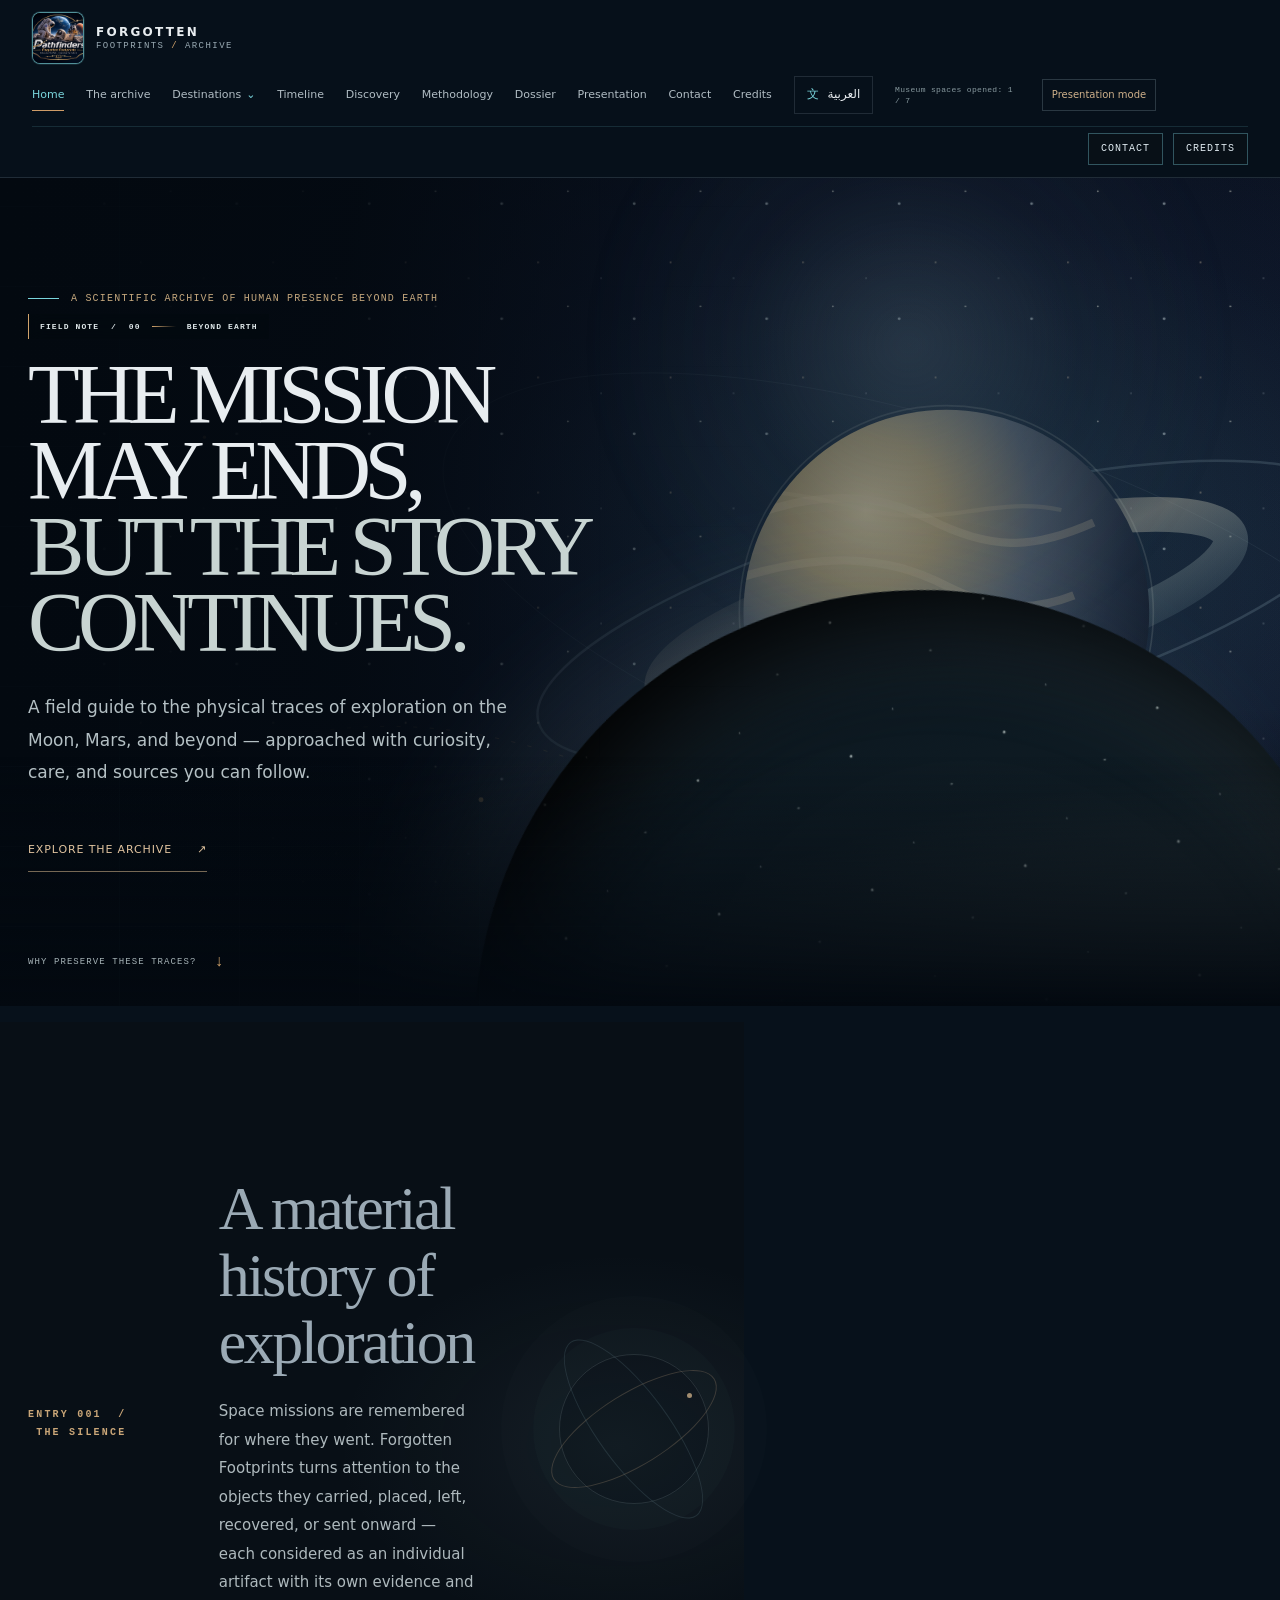
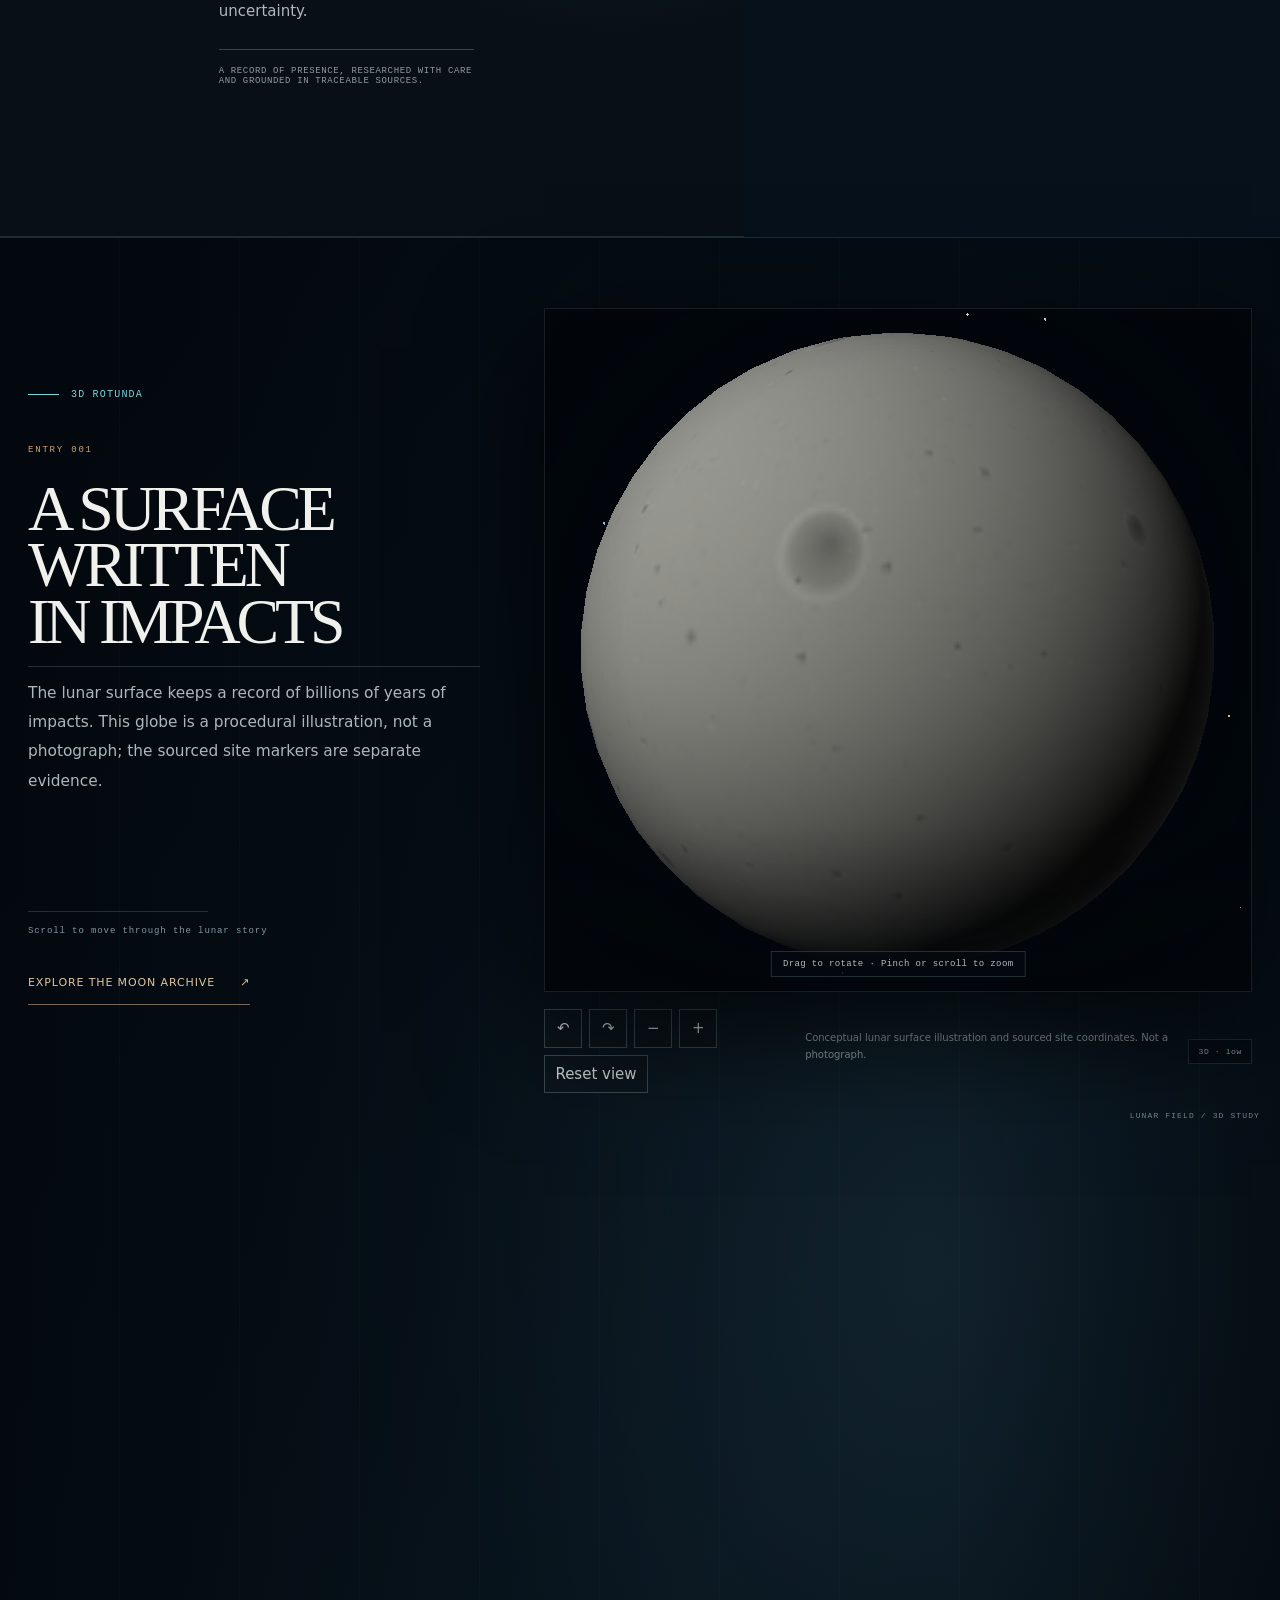
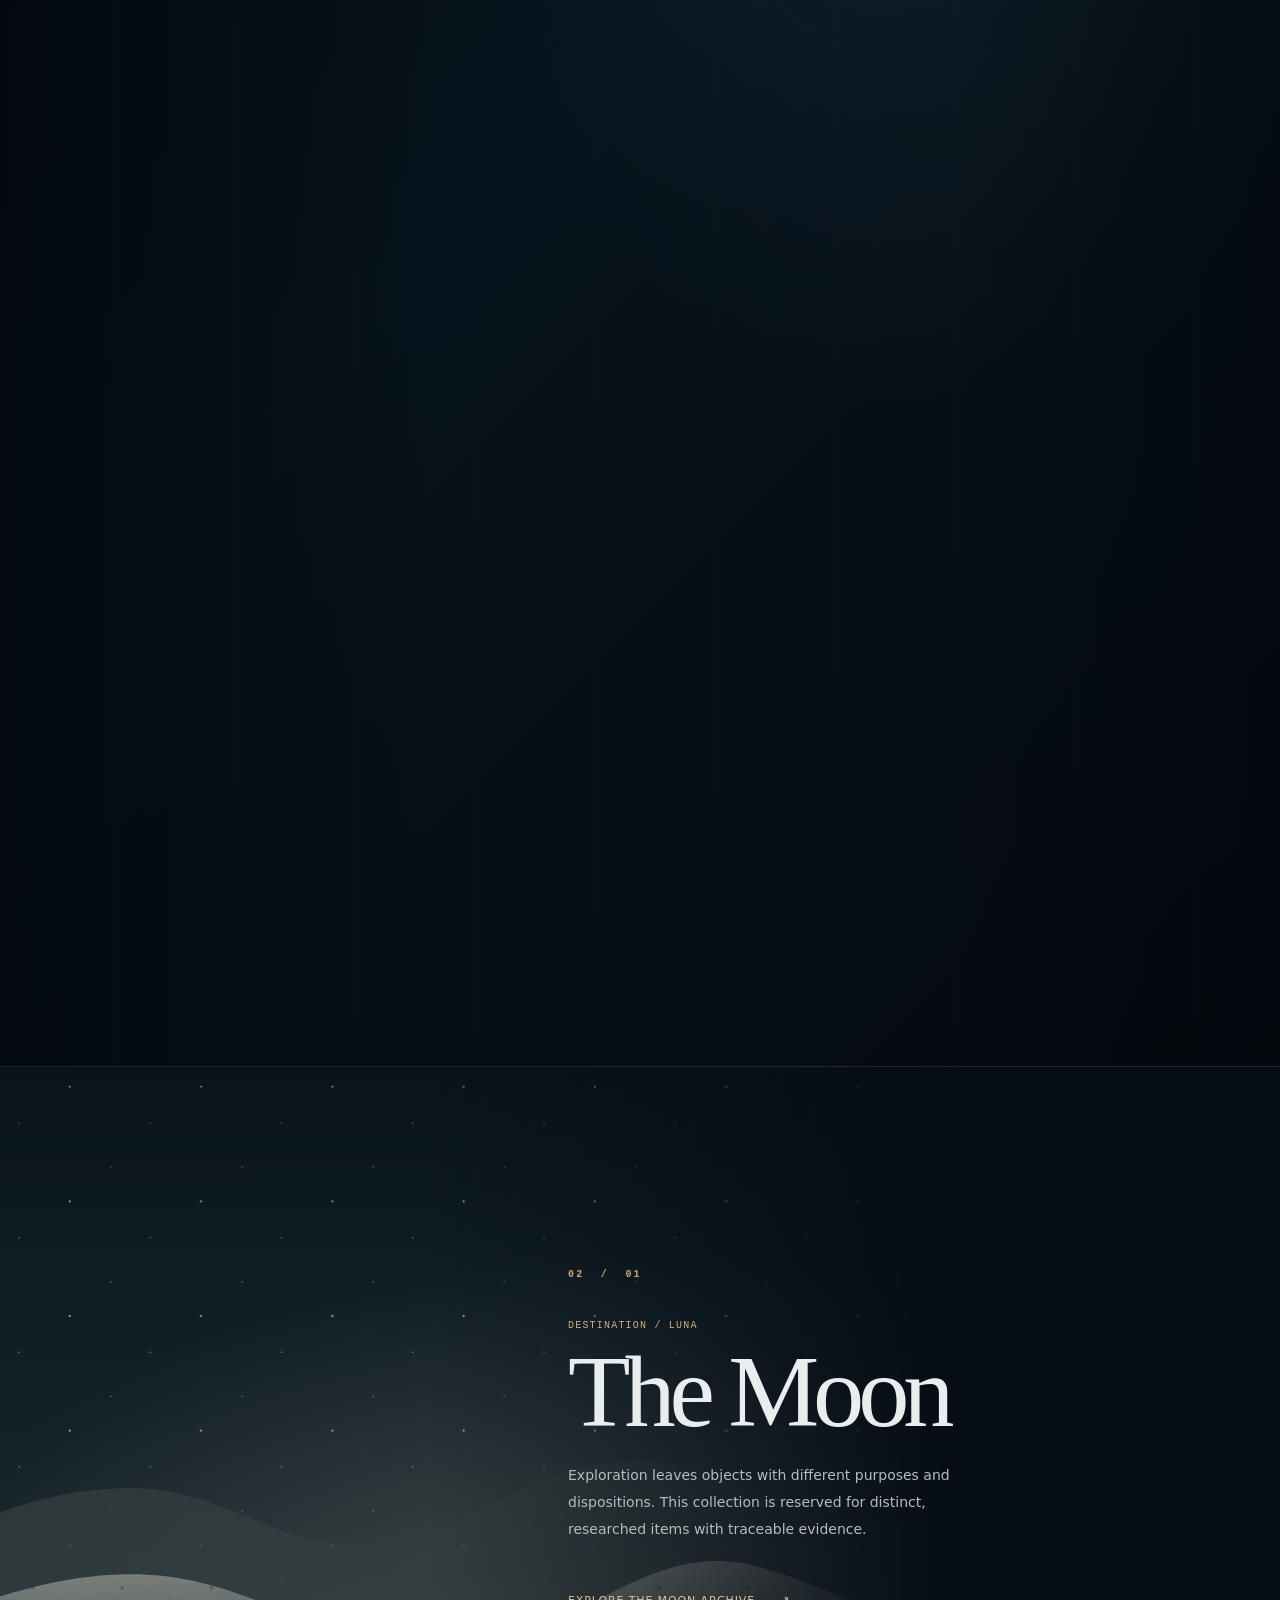
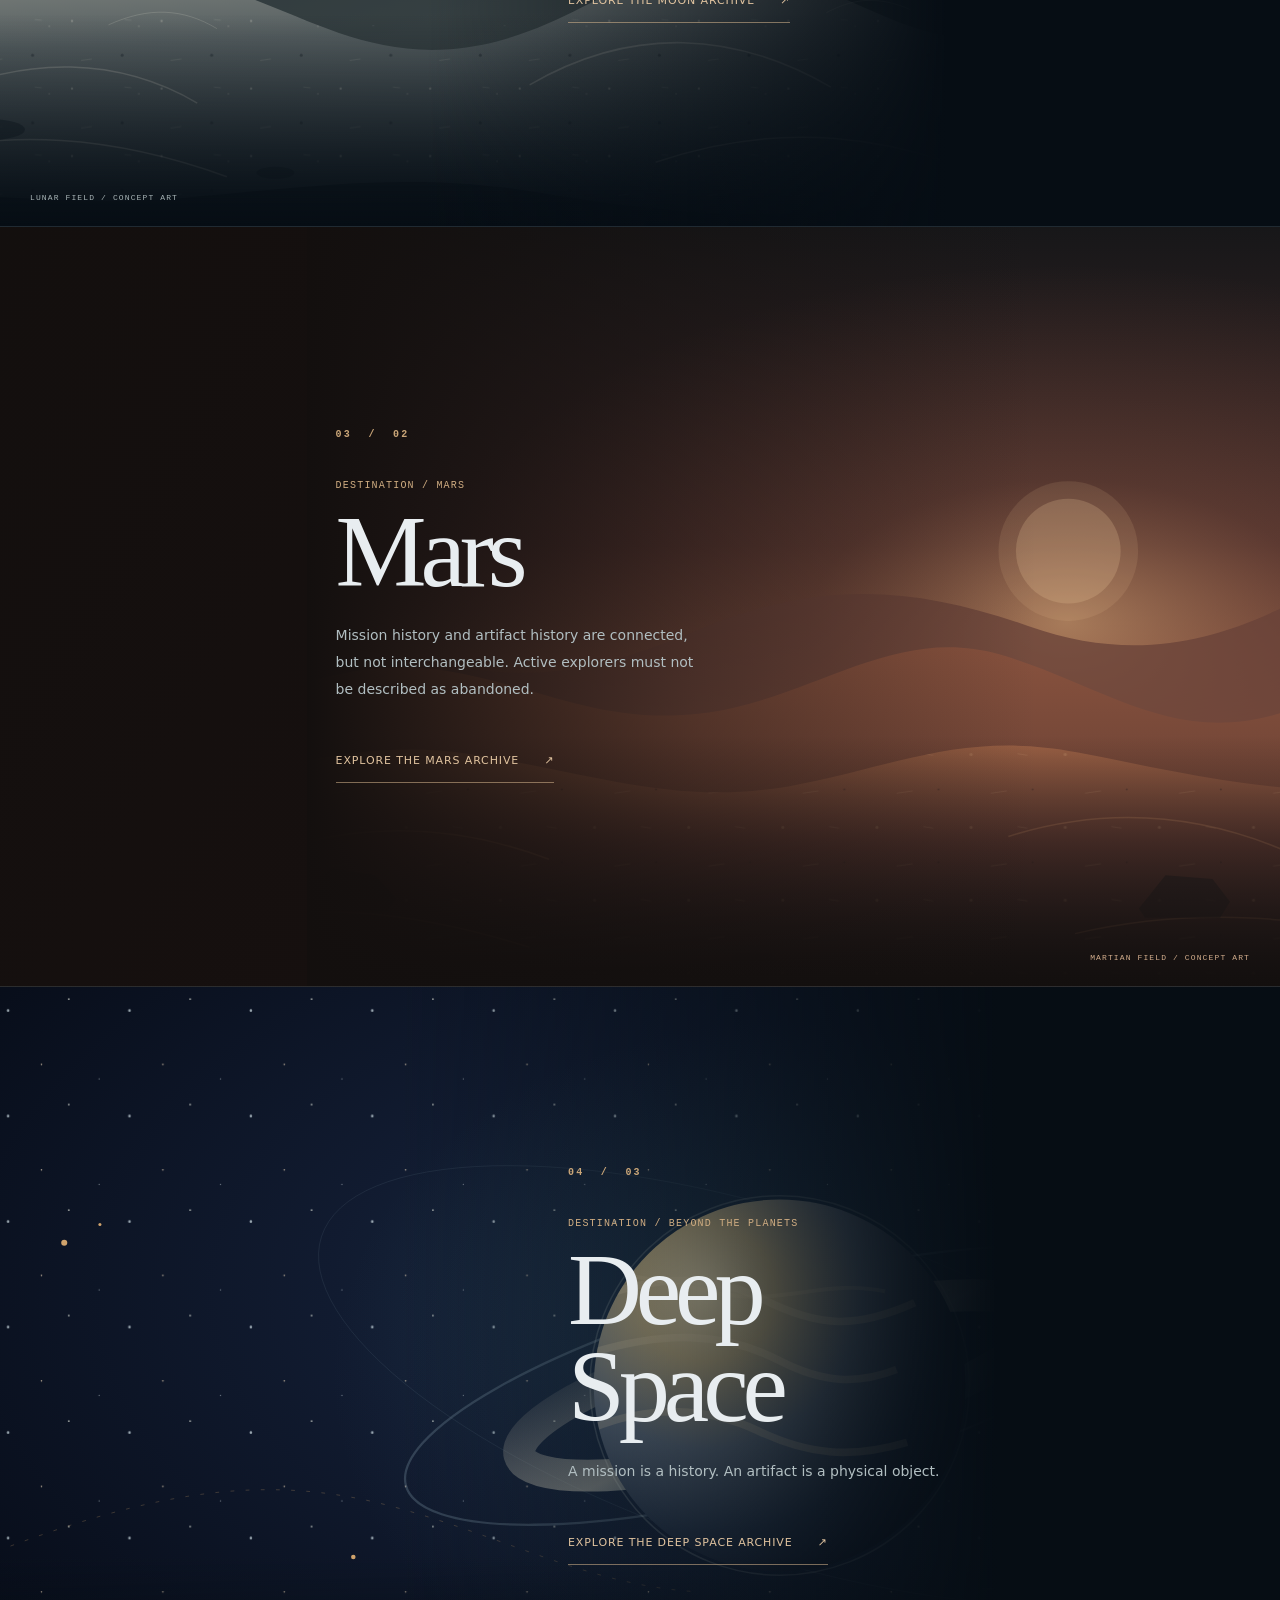
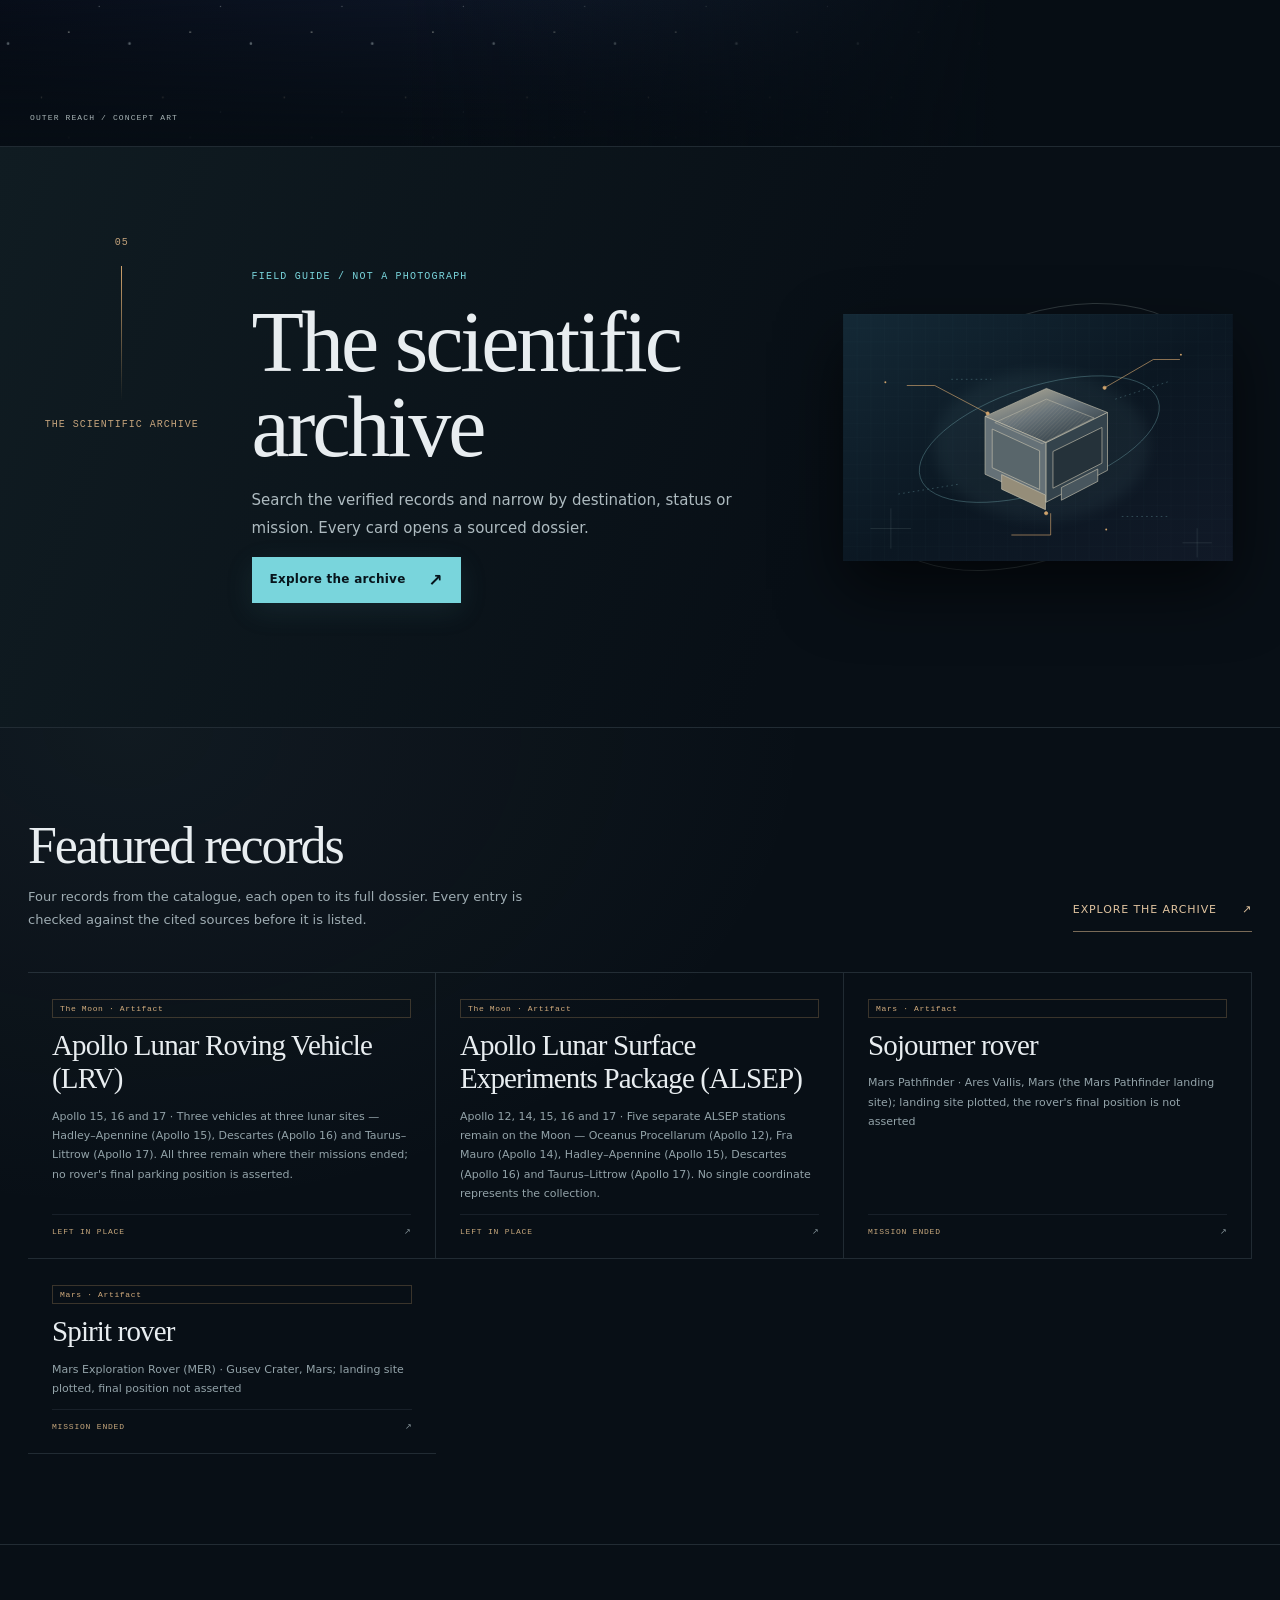
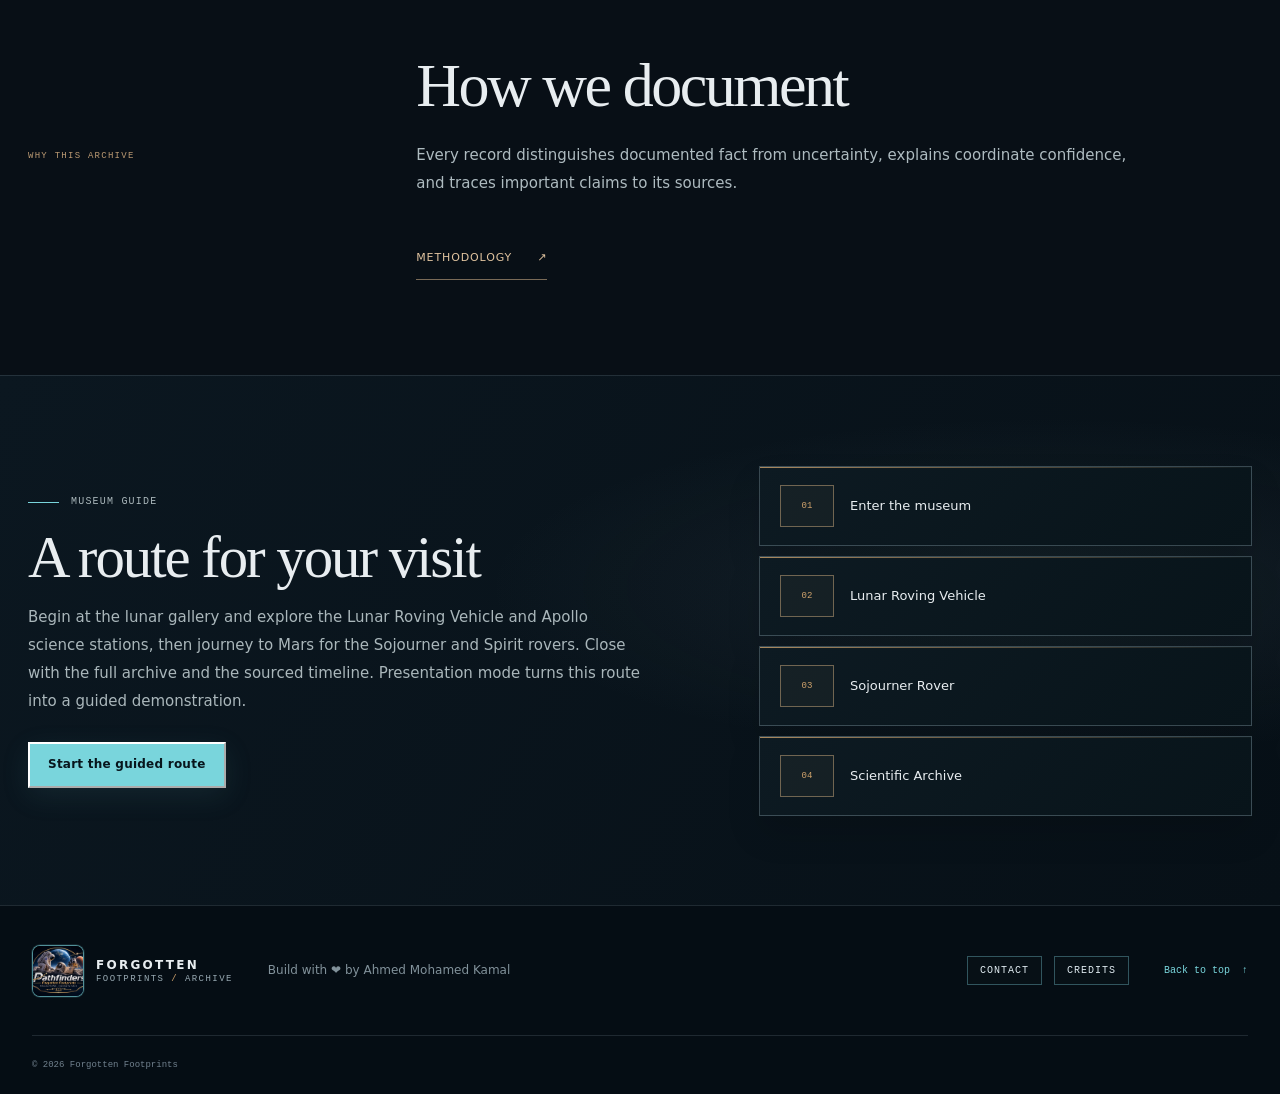
<file: index.html>
<!doctype html>
<html lang="en" dir="ltr">
<head><meta charset="utf-8"><meta name="viewport" content="width=device-width,initial-scale=1"><meta name="theme-color" content="#07111b"><meta name="description" content="A bilingual, source-led archive of humanity’s physical traces beyond Earth."><title>Forgotten Footprints — Space Archaeology Archive</title><link rel="icon" type="image/jpeg" sizes="32x32" href="logo/Pathfinders.jpeg"><link rel="shortcut icon" type="image/jpeg" href="logo/Pathfinders.jpeg"><link rel="stylesheet" href="src/css/base.css?v=20261108-r7"><link rel="stylesheet" href="src/css/layout.css?v=20261108-r7"><link rel="stylesheet" href="src/css/platform.css?v=20261108-r7"><style>.footer-links{display:flex;align-items:center;gap:12px;flex-wrap:wrap;margin-left:auto}.footer-links a{color:#dfeaf0;text-decoration:none;font:10px var(--mono);letter-spacing:.1em;text-transform:uppercase;border:1px solid rgba(126,216,228,.35);padding:8px 12px;background:rgba(8,17,23,.8)}.footer-links a:hover,.footer-links a:focus-visible{border-color:rgba(126,216,228,.8)}@media (max-width:720px){.footer-links{margin-left:0;width:100%}}</style><script defer src="src/js/locales.js?v=20261113-r8"></script><script defer src="src/js/i18n.js?v=20261113-r8"></script><script defer src="src/js/archive-data.js?v=20261108-r7"></script><script defer src="src/js/app.js?v=20261108-r7"></script><script defer src="src/js/museum-models.js?v=20261108-r7"></script><script defer src="src/js/museum3d.js?v=20261108-r7"></script></head>
<body data-title-key="homeTitle"><a class="skip-link" href="#main" data-i18n="skip"></a>
<header class="site-header"><a class="identity" href="index.html" aria-label="Forgotten Footprints home" data-i18n-aria="brandHome"><img class="identity-mark" src="logo/Pathfinders.jpeg" alt="" aria-hidden="true"><span class="identity-copy"><strong>FORGOTTEN</strong><small>FOOTPRINTS <span> / </span> ARCHIVE</small></span></a><button class="menu-toggle" type="button" aria-expanded="false" aria-controls="primary-nav" data-i18n-aria="menu"><span class="menu-glyph" aria-hidden="true">☰</span><span class="menu-label" data-i18n="menuShort"></span></button><nav class="primary-nav" id="primary-nav" aria-label="Primary navigation" data-i18n-aria="primaryNav"><a href="index.html" aria-current="page" data-i18n="navHome"></a><a href="pages/archive.html" data-i18n="navArchive"></a><details class="nav-destinations"><summary data-i18n="navDestinations"></summary><div class="nav-destination-menu"><a href="pages/moon.html" data-i18n="moon"></a><a href="pages/mars.html" data-i18n="mars"></a><a href="pages/deep-space.html" data-i18n="deepSpace"></a></div></details><a href="pages/timeline.html" data-i18n="navTimeline"></a><a href="pages/discovery.html" data-i18n="navDiscovery"></a><a href="pages/methodology.html" data-i18n="navMethodology"></a><a href="pages/artifact.html" data-i18n="navDossier"></a><a href="pages/presentation.html" data-i18n="navPresentation"></a><a href="pages/contact.html" data-i18n="navContact"></a><a href="pages/credits.html" data-i18n="navCredits"></a><button class="language-toggle" type="button" data-i18n-aria="languageSwitch"><span class="language-icon" aria-hidden="true">文</span><span data-language-label>العربية</span></button></nav><div class="header-utility-links" aria-label="Quick links"><a href="pages/contact.html">Contact</a><a href="pages/credits.html">Credits</a></div></header>
<main id="main" class="platform-main home-journey">
<section class="opening-scene" id="top"><div class="opening-nebula" aria-hidden="true"></div><div class="opening-world" aria-hidden="true"></div><div class="opening-horizon" aria-hidden="true"></div><div class="opening-copy"><p class="eyebrow"><span class="eyebrow-line"></span><span data-i18n="homeKicker"></span></p><div class="opening-coordinate"><span>FIELD NOTE&nbsp; / &nbsp;00</span><i></i><span>BEYOND EARTH</span></div><h1><span data-i18n="heroTitleA"></span><br><em data-i18n="heroTitleB"></em></h1><p class="opening-lede" data-i18n="homeLead"></p><a class="opening-link" href="pages/archive.html"><span data-i18n="homeAction"></span><span aria-hidden="true">↗</span></a></div><a class="opening-scroll" href="#silence"><span data-i18n="heroSecondary"></span><span aria-hidden="true">↓</span></a></section>
<section class="journey-intro" id="silence"><p class="chapter-index">ENTRY 001&nbsp; / &nbsp;THE SILENCE</p><div><h2 data-i18n="homePurposeTitle"></h2><p data-i18n="homePurposeText"></p><p class="journey-note" data-i18n="whyAside"></p></div><div class="silence-mark" aria-hidden="true"><span></span><i></i><b></b></div></section>
<section class="scroll-story" data-scroll-story>
  <div class="scroll-story-stage" data-museum-scene="moon">
    <div class="scroll-story-copy">
      <p class="eyebrow"><span class="eyebrow-line"></span><span data-i18n="homeObservatoryLabel"></span></p>
      <div class="story-steps">
        <article class="story-step is-active" data-story-step="0">
          <span class="story-index">ENTRY 001</span>
          <h2 data-i18n="storyStep1Title"></h2>
          <p data-i18n="storyStep1Text"></p>
        </article>
        <article class="story-step" data-story-step="1">
          <span class="story-index">ENTRY 002</span>
          <h2 data-i18n="storyStep2Title"></h2>
          <p data-i18n="storyStep2Text"></p>
        </article>
        <article class="story-step" data-story-step="2">
          <span class="story-index">ENTRY 003</span>
          <h2 data-i18n="storyStep3Title"></h2>
          <p data-i18n="storyStep3Text"></p>
        </article>
      </div>
      <div class="story-progress" aria-hidden="true"><span data-story-progress></span></div>
      <p class="story-scroll-hint" data-i18n="storyScrollHint"></p>
      <a class="chapter-link" href="pages/moon.html"><span data-i18n="moonExplore"></span><span aria-hidden="true">↗</span></a>
    </div>
    <div class="scene-frame"><canvas tabindex="0" role="img" aria-label="Interactive 3D Moon" data-i18n-aria="sceneCanvasLabel"></canvas><p class="scene-fallback" data-scene-fallback hidden data-i18n="sceneFallback"></p></div>
    <div class="scene-rail"><div class="scene-controls"><button type="button" data-scene-control="left" data-i18n-aria="rotateLeft">↶</button><button type="button" data-scene-control="right" data-i18n-aria="rotateRight">↷</button><button type="button" data-scene-control="out" data-i18n-aria="zoomOut">−</button><button type="button" data-scene-control="in" data-i18n-aria="zoomIn">+</button><button type="button" data-scene-control="reset" data-i18n="resetView"></button></div><p data-i18n="homeObservatoryNote"></p></div>
  </div>
</section><section class="world-chapter chapter-moon"><div class="chapter-art" role="img" aria-label="Original lunar landscape illustration" data-i18n-aria="moonMapAlt"></div><div class="chapter-copy"><p class="chapter-index">02&nbsp; / &nbsp;01</p><p class="eyebrow" data-i18n="moonKicker"></p><h2 data-i18n="moon"></h2><p data-i18n="moonOverviewText"></p><a class="chapter-link" href="pages/moon.html"><span data-i18n="moonExplore"></span><span aria-hidden="true">↗</span></a></div><span class="chapter-coordinate" aria-hidden="true">LUNAR FIELD / CONCEPT ART</span></section>
<section class="world-chapter chapter-mars"><div class="chapter-art" role="img" aria-label="Original Mars atmosphere illustration" data-i18n-aria="marsMapAlt"></div><div class="chapter-copy"><p class="chapter-index">03&nbsp; / &nbsp;02</p><p class="eyebrow" data-i18n="marsKicker"></p><h2 data-i18n="mars"></h2><p data-i18n="marsHistoryText"></p><a class="chapter-link" href="pages/mars.html"><span data-i18n="marsExplore"></span><span aria-hidden="true">↗</span></a></div><span class="chapter-coordinate" aria-hidden="true">MARTIAN FIELD / CONCEPT ART</span></section>
<section class="world-chapter chapter-deep"><div class="chapter-art" role="img" aria-label="Original deep space illustration" data-i18n-aria="deepMapAlt"></div><div class="chapter-copy"><p class="chapter-index">04&nbsp; / &nbsp;03</p><p class="eyebrow" data-i18n="deepKicker"></p><h2 data-i18n="deepSpace"></h2><p data-i18n="deepDistinction"></p><a class="chapter-link" href="pages/deep-space.html"><span data-i18n="deepExplore"></span><span aria-hidden="true">↗</span></a></div><span class="chapter-coordinate" aria-hidden="true">OUTER REACH / CONCEPT ART</span></section>
<section class="archive-coda"><div class="coda-index"><span>05</span><i></i><span data-i18n="sectionArchive"></span></div><div class="coda-copy"><p class="eyebrow" data-i18n="homePreviewLabel"></p><h2 data-i18n="archiveHeading"></h2><p data-i18n="archiveIntro"></p><a class="button button-primary" href="pages/archive.html"><span data-i18n="homeAction"></span><span aria-hidden="true">↗</span></a></div><div class="coda-art" aria-hidden="true"><img src="src/assets/component-study.svg" alt=""></div></section>
<section class="featured-records"><div class="featured-head"><div><h2 data-i18n="homeFeaturedLabel"></h2><p class="featured-note" data-i18n="homeFeaturedText"></p></div><a class="chapter-link" href="pages/archive.html"><span data-i18n="homeAction"></span><span aria-hidden="true">↗</span></a></div><div class="featured-grid" data-featured-records></div></section>
<section class="method-preview"><p class="eyebrow" data-i18n="sectionWhy"></p><div><h2 data-i18n="homeMethodTitle"></h2><p data-i18n="homeMethodText"></p><a class="chapter-link" href="pages/methodology.html"><span data-i18n="navMethodology"></span><span aria-hidden="true">↗</span></a></div></section>
<section class="guide-panel"><div><p class="eyebrow"><span class="eyebrow-line"></span><span data-i18n="guideLabel"></span></p><h2 data-i18n="guideTitle"></h2><p data-i18n="guideText"></p><button type="button" class="button button-primary" data-start-presentation data-i18n="guideStart"></button></div><ol class="guide-stops"><li><span>01</span><strong data-i18n="routeEntrance"></strong></li><li><span>02</span><strong data-i18n="routeLRV"></strong></li><li><span>03</span><strong data-i18n="routeSojourner"></strong></li><li><span>04</span><strong data-i18n="routeArchive"></strong></li></ol></section></main><footer class="site-footer"><div class="footer-main section-wrap"><a class="identity footer-identity" href="index.html"><img class="identity-mark" src="logo/Pathfinders.jpeg" alt="" aria-hidden="true"><span class="identity-copy"><strong>FORGOTTEN</strong><small>FOOTPRINTS <span> / </span> ARCHIVE</small></span></a><p class="footer-message">Build with ❤️ by Ahmed Mohamed Kamal</p><div class="footer-links"><a href="pages/contact.html">Contact</a><a href="pages/credits.html">Credits</a></div><a class="back-top" href="#top"><span data-i18n="backTop"></span><span aria-hidden="true">↑</span></a></div><div class="footer-bottom section-wrap"><span>© <span data-year></span> <span data-i18n="footerName"></span></span></div></footer></body></html>
</file>
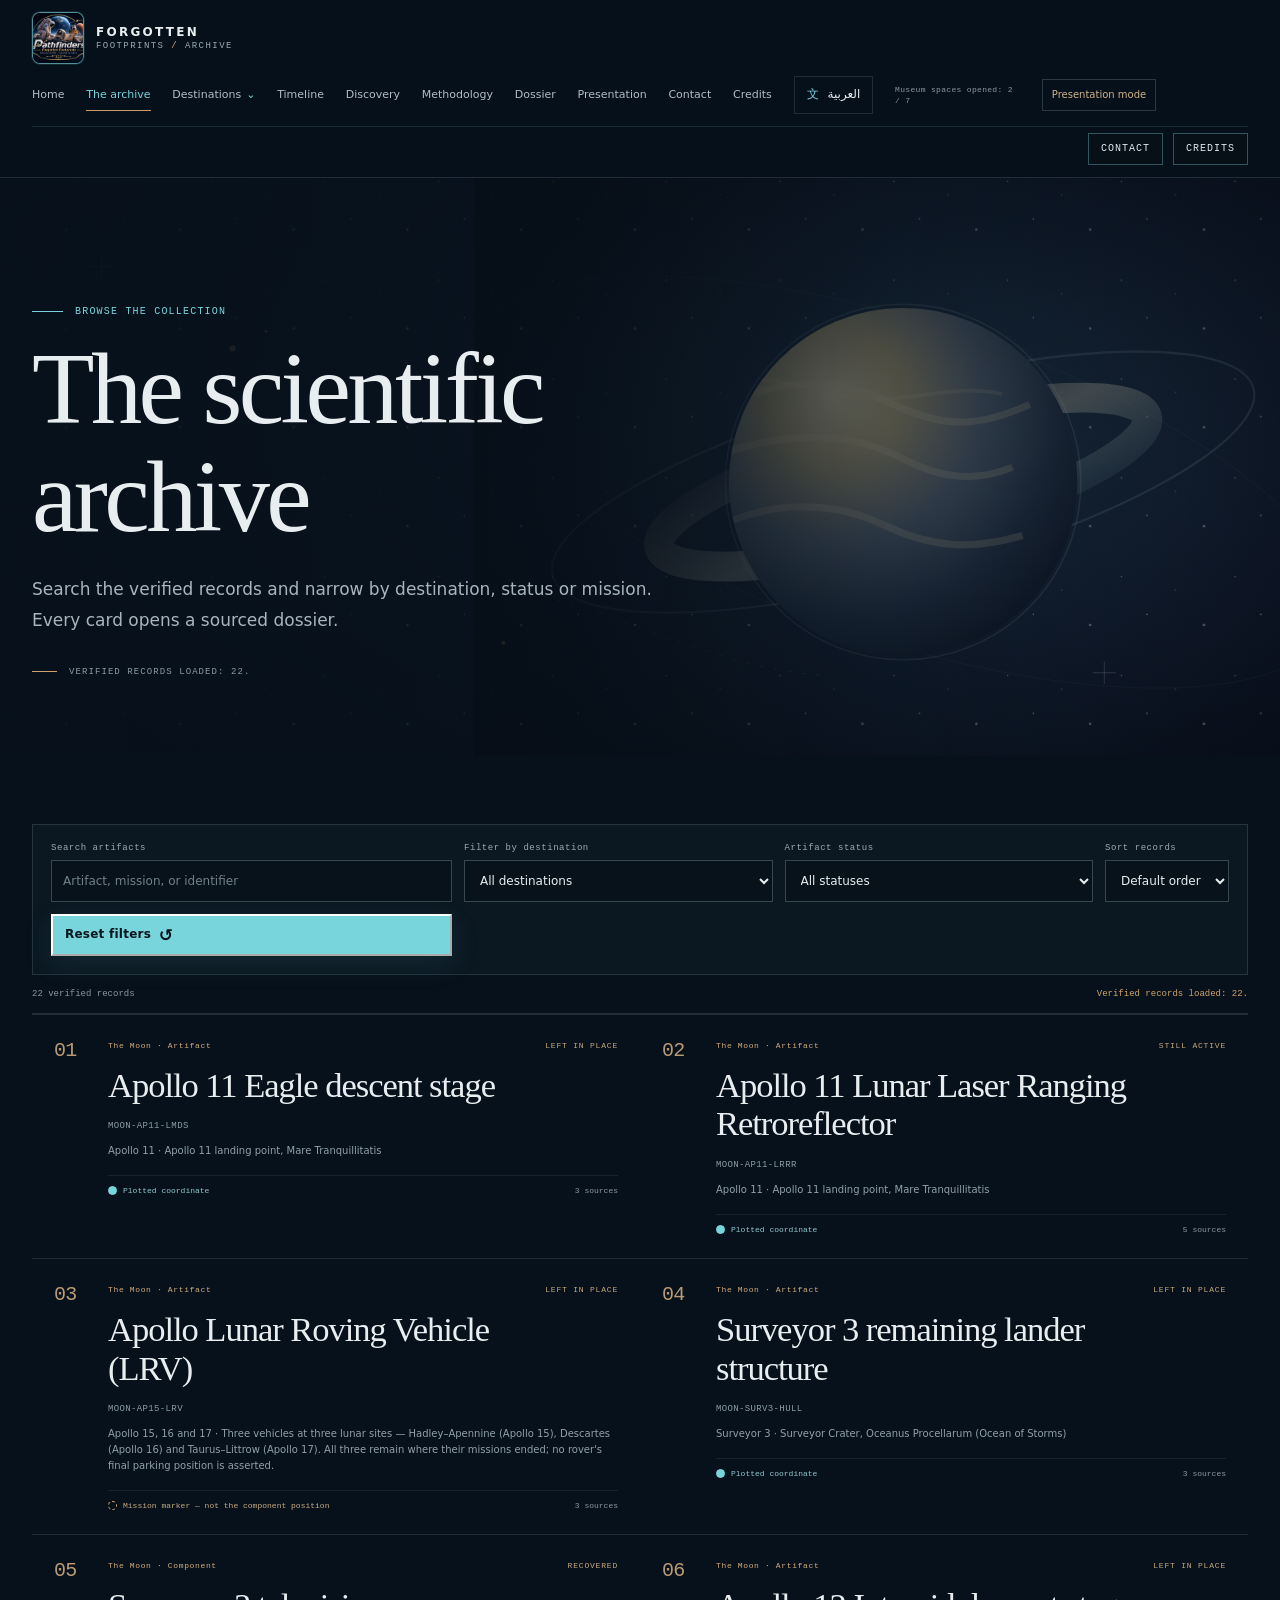
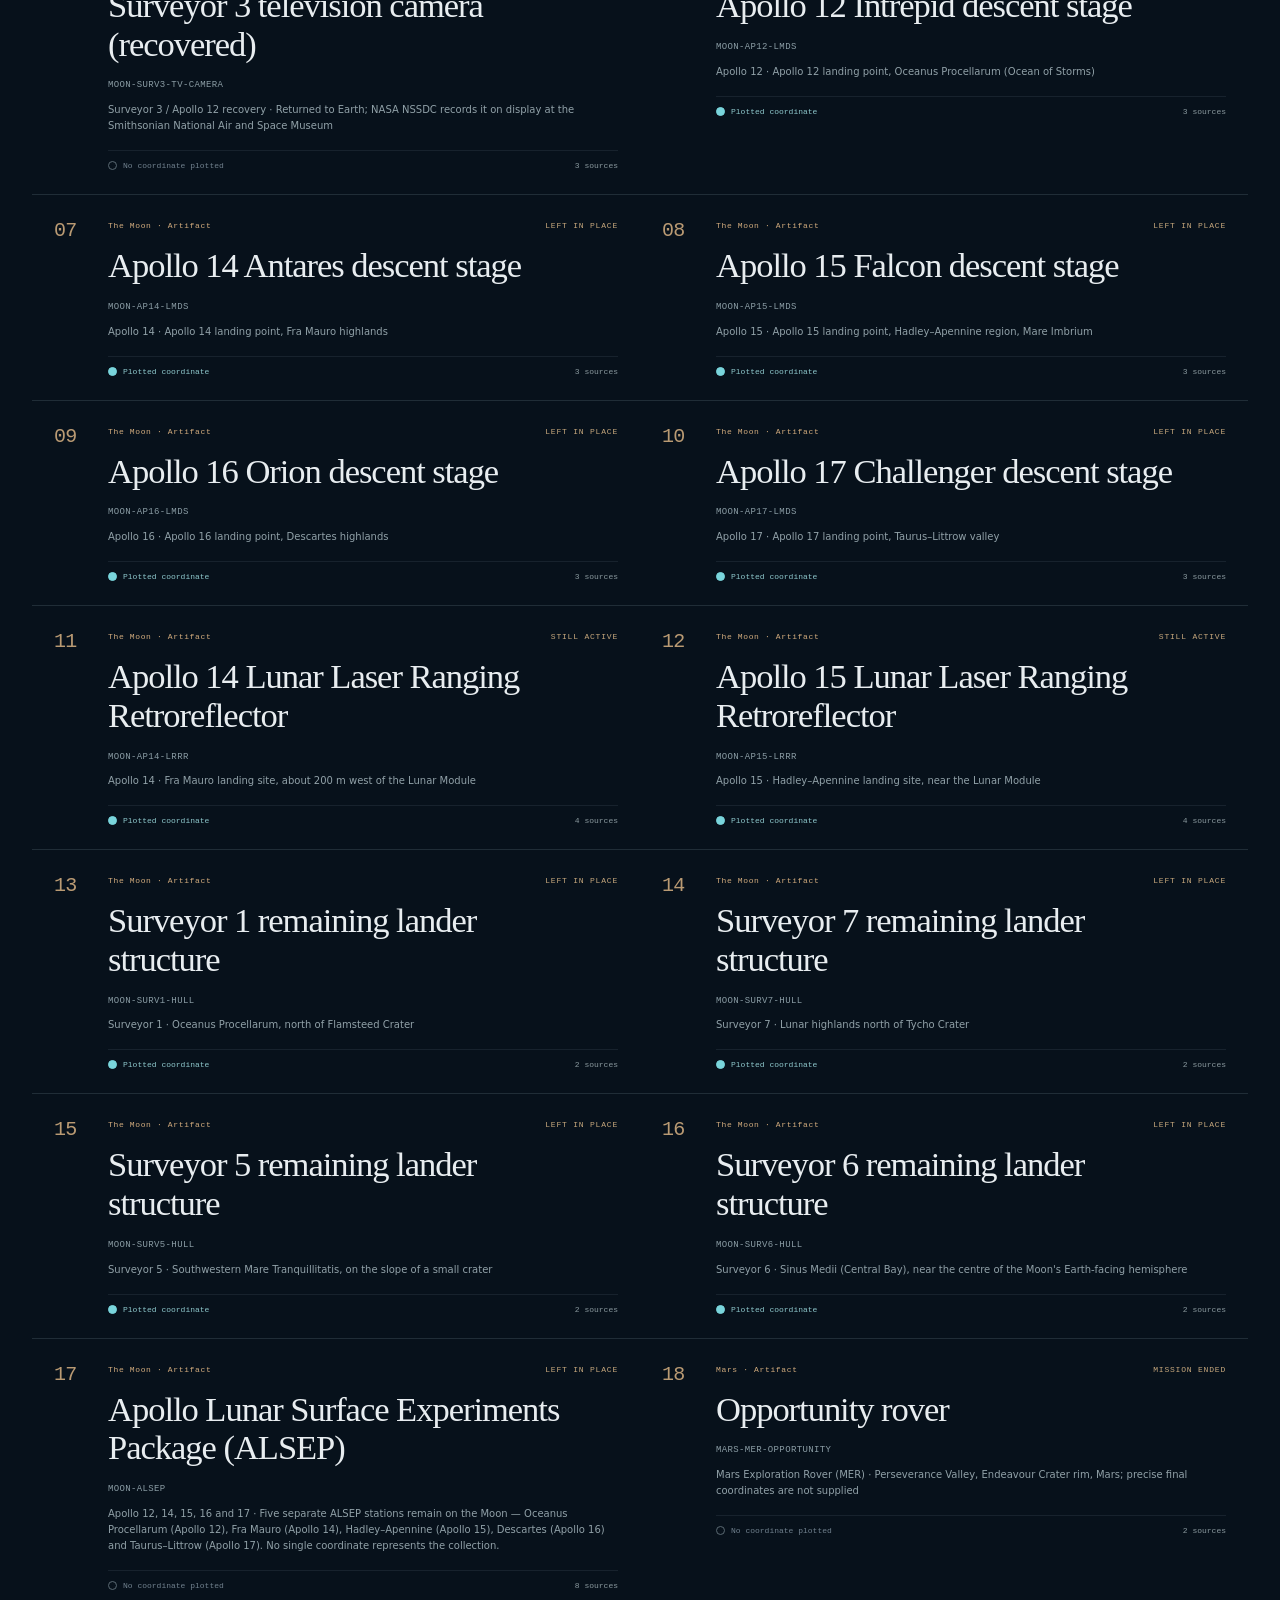
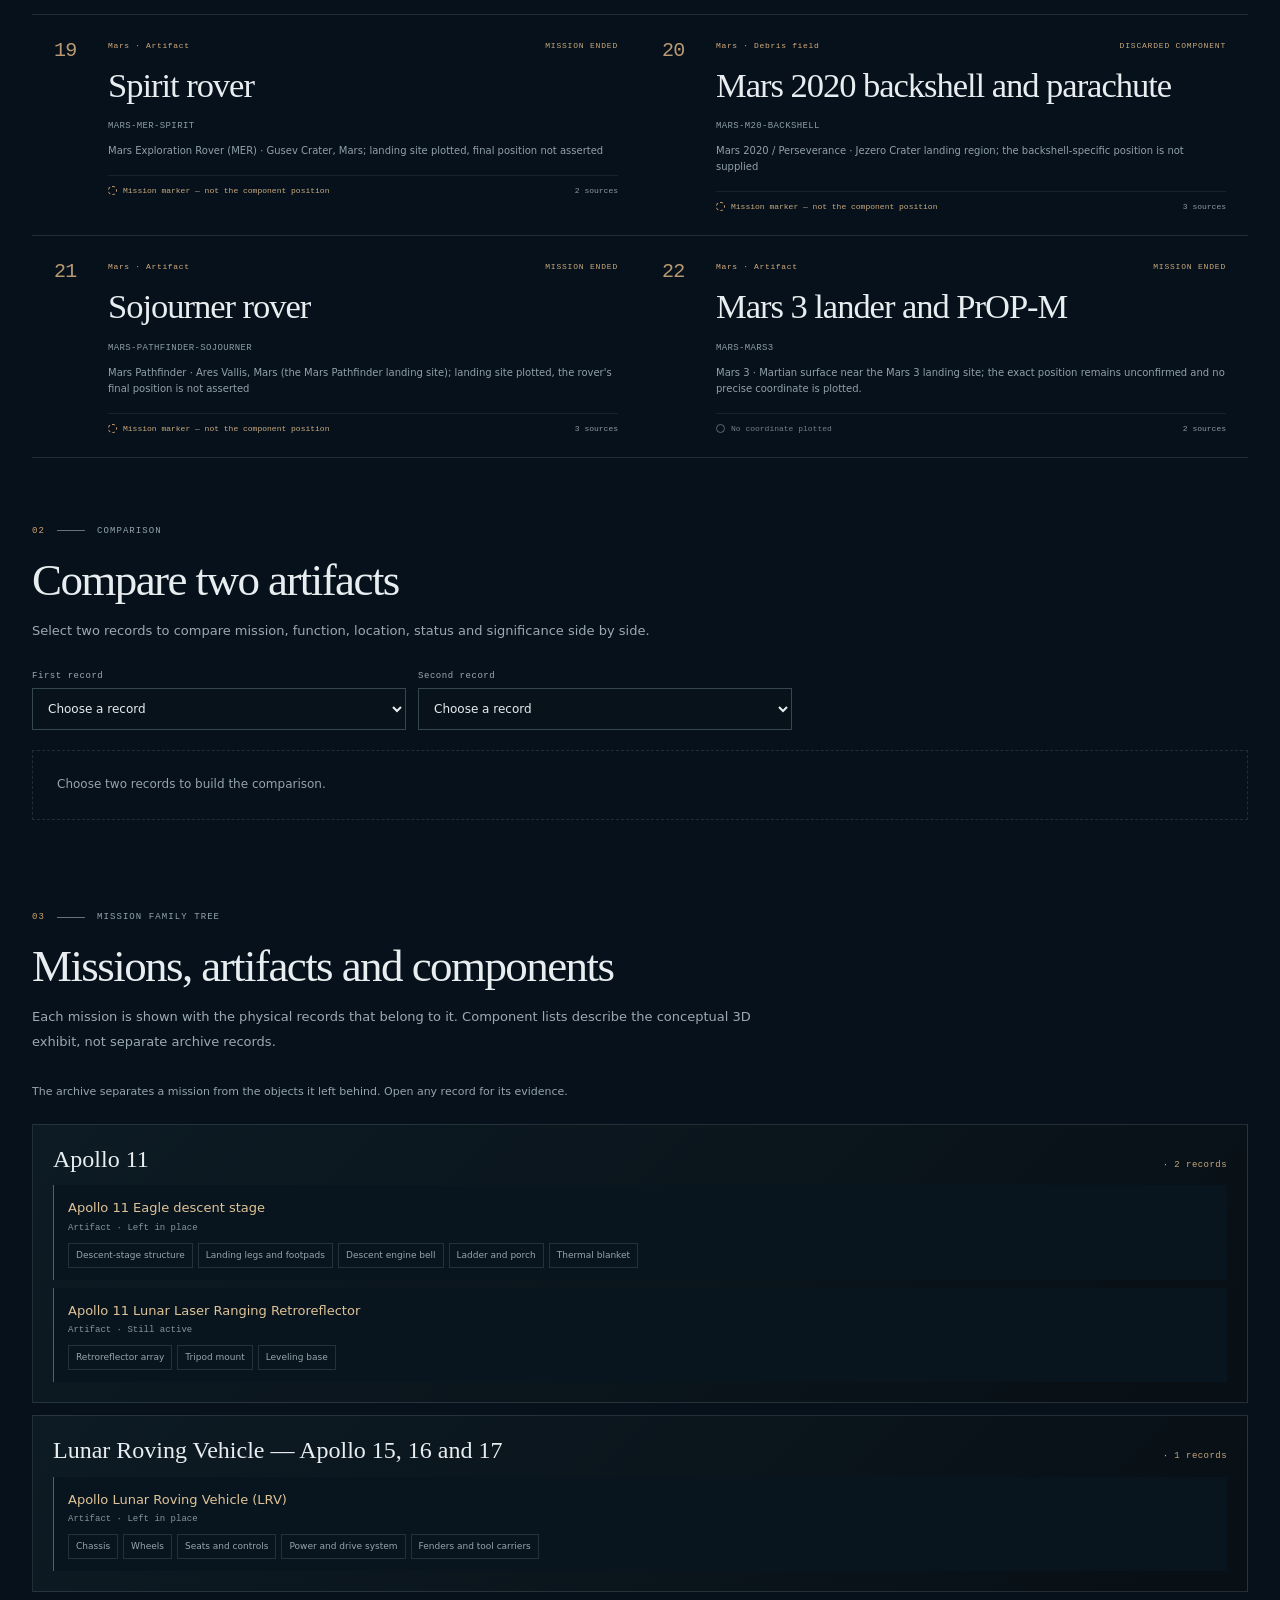
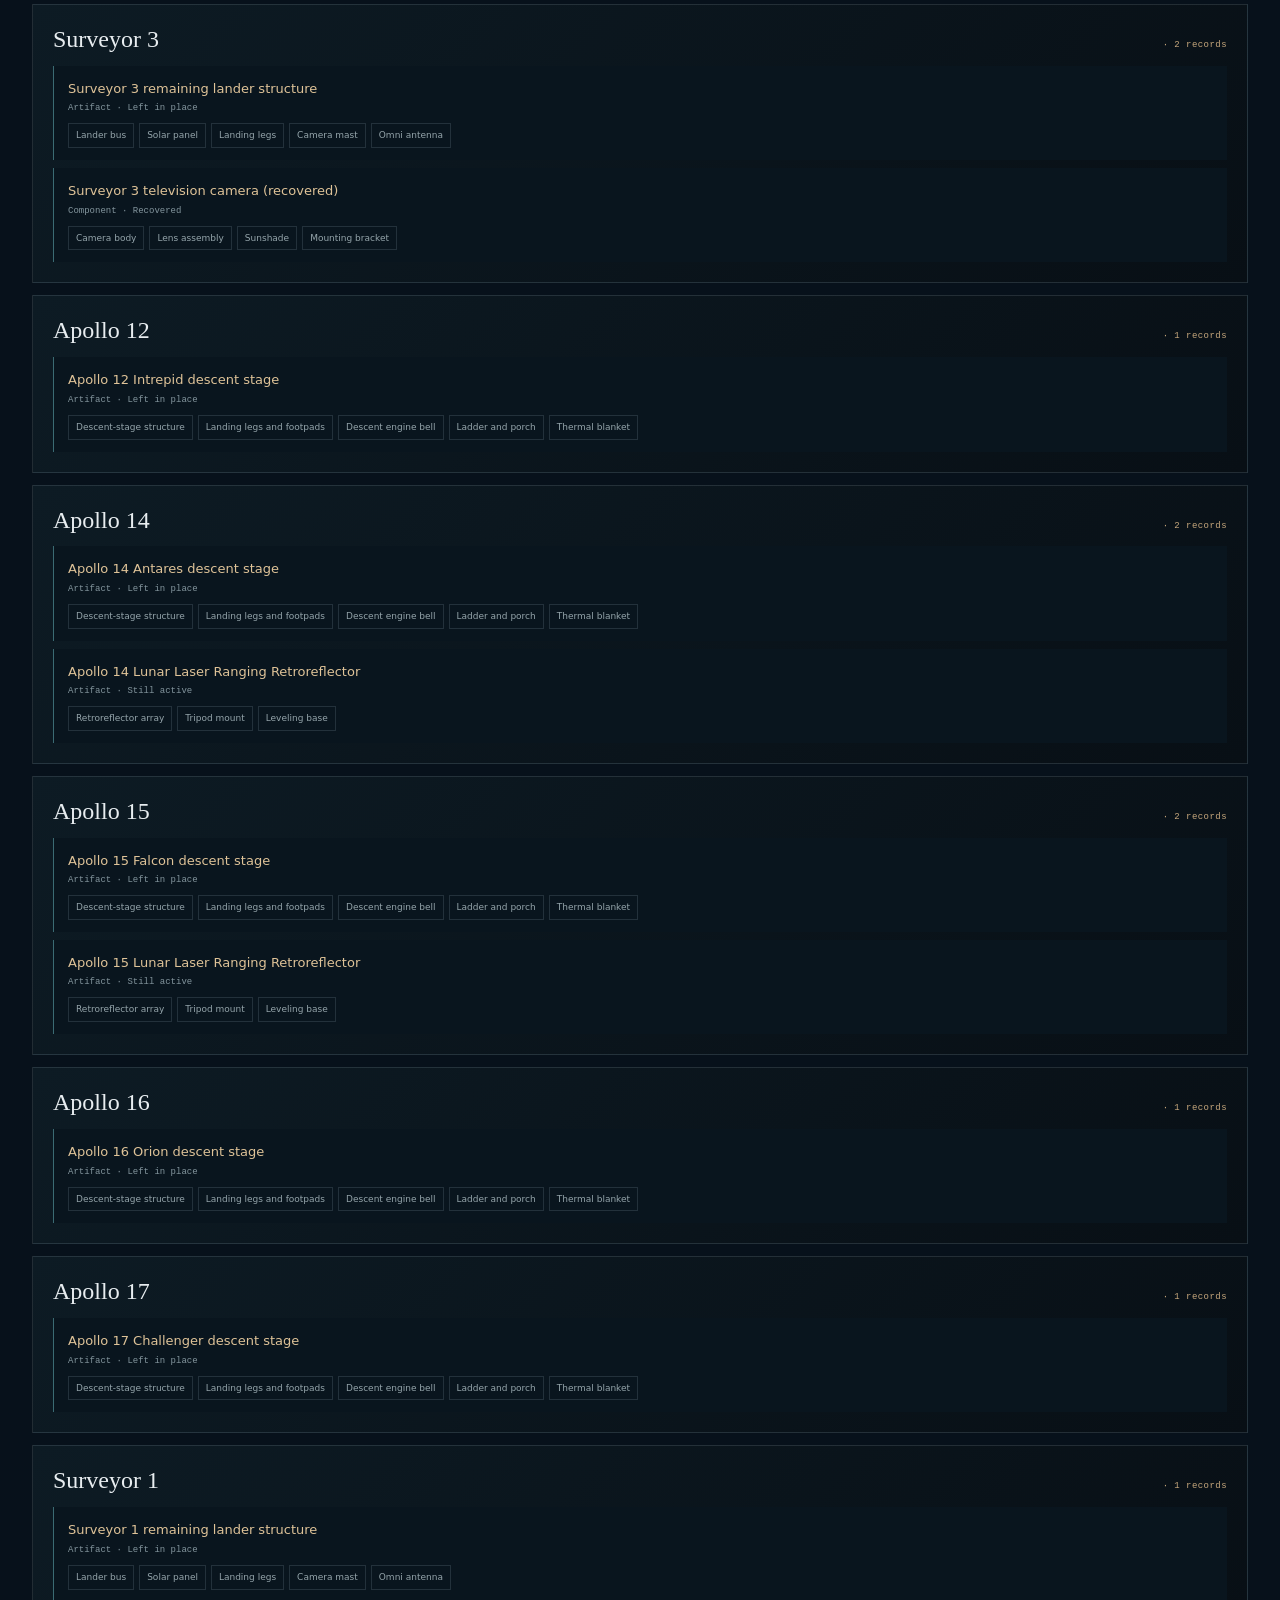
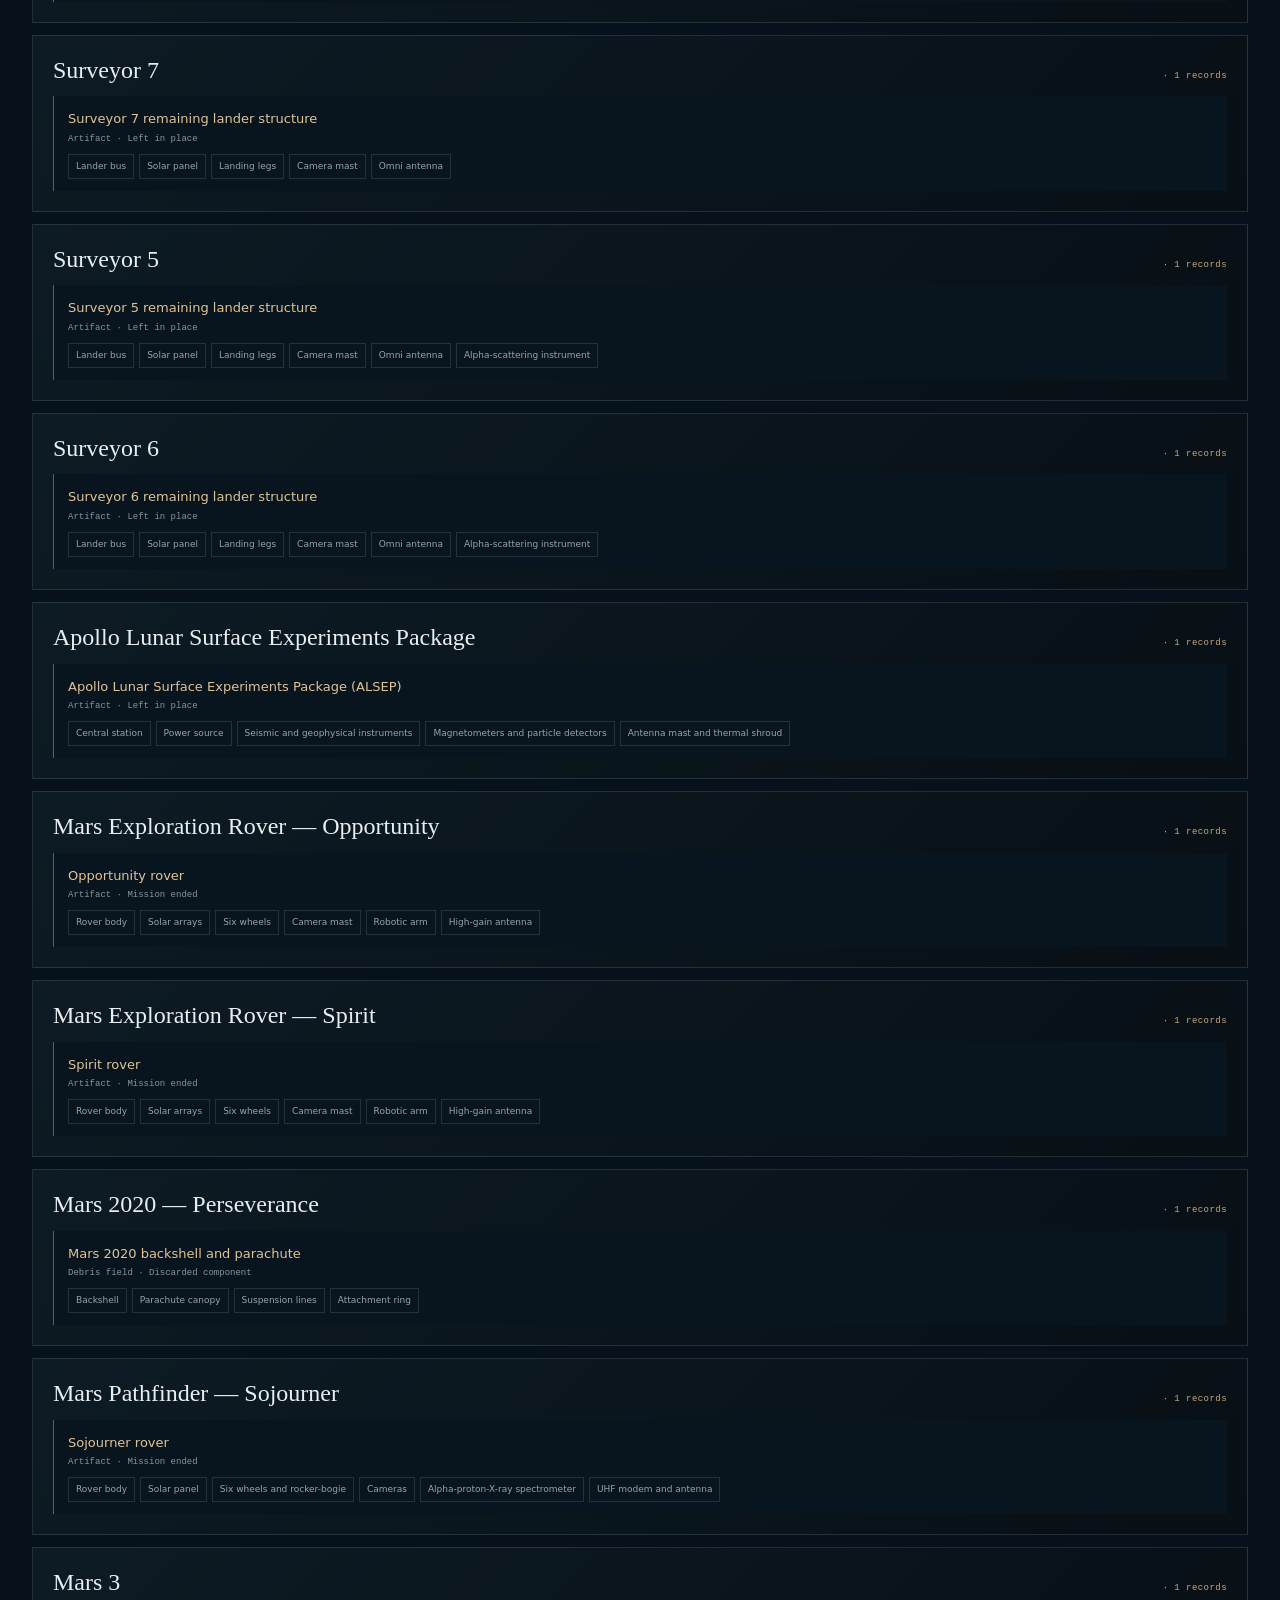
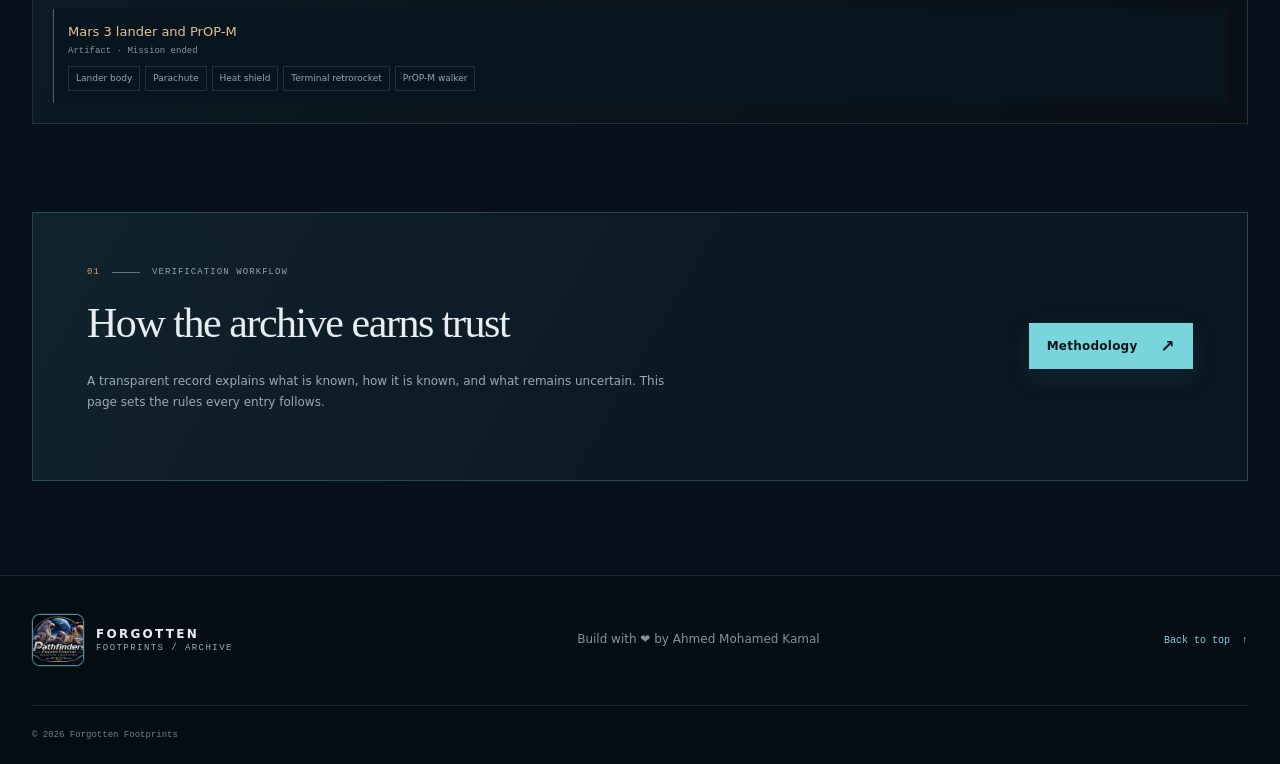
<file: pages/archive.html>
<!doctype html>
<html lang="en" dir="ltr"><head><meta charset="utf-8"><meta name="viewport" content="width=device-width,initial-scale=1"><meta name="theme-color" content="#07111b"><title>Scientific Archive — Forgotten Footprints</title><link rel="icon" type="image/jpeg" sizes="32x32" href="../logo/Pathfinders.jpeg"><link rel="shortcut icon" type="image/jpeg" href="../logo/Pathfinders.jpeg"><link rel="stylesheet" href="../src/css/base.css?v=20261108-r7"><link rel="stylesheet" href="../src/css/layout.css?v=20261108-r7"><link rel="stylesheet" href="../src/css/platform.css?v=20261108-r7"><script defer src="../src/js/locales.js?v=20261113-r8"></script><script defer src="../src/js/i18n.js?v=20261113-r8"></script><script defer src="../src/js/archive-data.js?v=20261108-r7"></script><script defer src="../src/js/app.js?v=20261108-r7"></script></head>
<body data-title-key="archiveHeading"><a class="skip-link" href="#main" data-i18n="skip"></a><header class="site-header"><a class="identity" href="../index.html" aria-label="Forgotten Footprints home" data-i18n-aria="brandHome"><img class="identity-mark" src="../logo/Pathfinders.jpeg" alt="" aria-hidden="true"><span class="identity-copy"><strong>FORGOTTEN</strong><small>FOOTPRINTS <span> / </span> ARCHIVE</small></span></a><button class="menu-toggle" type="button" aria-expanded="false" aria-controls="primary-nav" data-i18n-aria="menu"><span class="menu-glyph" aria-hidden="true">☰</span><span class="menu-label" data-i18n="menuShort"></span></button><nav class="primary-nav" id="primary-nav" aria-label="Primary navigation" data-i18n-aria="primaryNav"><a href="../index.html" data-i18n="navHome"></a><a href="archive.html" aria-current="page" data-i18n="navArchive"></a><details class="nav-destinations"><summary data-i18n="navDestinations"></summary><div class="nav-destination-menu"><a href="moon.html" data-i18n="moon"></a><a href="mars.html" data-i18n="mars"></a><a href="deep-space.html" data-i18n="deepSpace"></a></div></details><a href="timeline.html" data-i18n="navTimeline"></a><a href="discovery.html" data-i18n="navDiscovery"></a><a href="methodology.html" data-i18n="navMethodology"></a><a href="artifact.html" data-i18n="navDossier"></a><a href="presentation.html" data-i18n="navPresentation"></a><a href="contact.html" data-i18n="navContact"></a><a href="credits.html" data-i18n="navCredits"></a><button class="language-toggle" type="button" data-i18n-aria="languageSwitch"><span class="language-icon" aria-hidden="true">文</span><span data-language-label>العربية</span></button></nav><div class="header-utility-links" aria-label="Quick links"><a href="contact.html">Contact</a><a href="credits.html">Credits</a></div></header>
<main id="main" class="platform-main"><section class="page-intro archive-atmosphere"><p class="eyebrow"><span class="eyebrow-line"></span><span data-i18n="workspaceEyebrow"></span></p><h1 data-i18n="archiveHeading"></h1><p class="lede" data-i18n="archiveIntro"></p><p class="intro-meta" data-i18n="archiveTarget"></p></section><section class="page-content"><div class="filter-bar"><label class="filter-control"><span data-i18n="archiveSearch"></span><input id="archive-search" type="search" autocomplete="off" data-i18n-placeholder="archiveSearchPlaceholder"></label><label class="filter-control"><span data-i18n="filterWorld"></span><select id="archive-world-filter"><option value="all" data-i18n="allWorlds"></option><option value="moon" data-i18n="moon"></option><option value="mars" data-i18n="mars"></option><option value="deep" data-i18n="deepSpace"></option></select></label><label class="filter-control"><span data-i18n="archiveStatus"></span><select id="archive-status-filter"><option value="all" data-i18n="allStatuses"></option><option value="LEFT IN PLACE" data-i18n="statusLeft"></option><option value="MISSION ENDED" data-i18n="statusEnded"></option><option value="DISCARDED COMPONENT" data-i18n="statusDiscarded"></option><option value="RECOVERED" data-i18n="statusRecovered"></option><option value="DELIBERATELY IMPACTED" data-i18n="statusImpacted"></option><option value="UNKNOWN LOCATION" data-i18n="statusUnknown"></option><option value="STILL ACTIVE" data-i18n="statusActive"></option></select></label><label class="filter-control"><span data-i18n="archiveSort"></span><select id="archive-sort"><option value="default" data-i18n="sortDefault"></option><option value="name" data-i18n="sortName"></option><option value="world" data-i18n="sortWorld"></option><option value="mission" data-i18n="sortMission"></option><option value="status" data-i18n="sortStatus"></option></select></label><button class="button button-primary" type="button" data-archive-reset><span data-i18n="archiveReset"></span><span aria-hidden="true">↺</span></button></div><div class="archive-meta"><span data-result-count aria-live="polite"></span><strong data-i18n="archiveTarget"></strong></div><div data-archive-results><div class="empty-state" data-archive-empty><span class="empty-symbol" aria-hidden="true">⌖</span><h2 data-i18n="archiveEmptyTitle"></h2><p data-i18n="archiveEmptyText"></p></div><div class="record-grid" data-result-grid></div></div><section class="content-section compare-section" data-compare><div class="content-heading"><div class="section-marker"><span>02</span><span class="marker-line"></span><span data-i18n="compareLabel"></span></div><h2 data-i18n="compareTitle"></h2><p data-i18n="compareIntro"></p></div><div class="compare-selects"><label class="filter-control"><span data-i18n="compareChooseA"></span><select data-compare-a></select></label><label class="filter-control"><span data-i18n="compareChooseB"></span><select data-compare-b></select></label></div><div class="compare-output" data-compare-output></div></section><section class="content-section family-section"><div class="content-heading"><div class="section-marker"><span>03</span><span class="marker-line"></span><span data-i18n="familyLabel"></span></div><h2 data-i18n="familyTitle"></h2><p data-i18n="familyText"></p></div><div class="family-tree" data-family-tree></div></section><section class="archive-entry"><div><div class="section-marker"><span>01</span><span class="marker-line"></span><span data-i18n="methodVerifyTitle"></span></div><h2 data-i18n="methodHeading"></h2><p data-i18n="methodIntro"></p></div><a class="button button-primary" href="methodology.html"><span data-i18n="navMethodology"></span><span aria-hidden="true">↗</span></a></section></section></main>
<footer class="site-footer"><div class="footer-main section-wrap"><a class="identity footer-identity" href="../index.html"><img class="identity-mark" src="../logo/Pathfinders.jpeg" alt="" aria-hidden="true"><span class="identity-copy"><strong>FORGOTTEN</strong><small>FOOTPRINTS <span> / </span> ARCHIVE</small></span></a><p class="footer-message">Build with ❤️ by Ahmed Mohamed Kamal</p><a class="back-top" href="#main"><span data-i18n="backTop"></span><span aria-hidden="true">↑</span></a></div><div class="footer-bottom section-wrap"><span>© <span data-year></span> <span data-i18n="footerName"></span></span></div></footer></body></html>
</file>
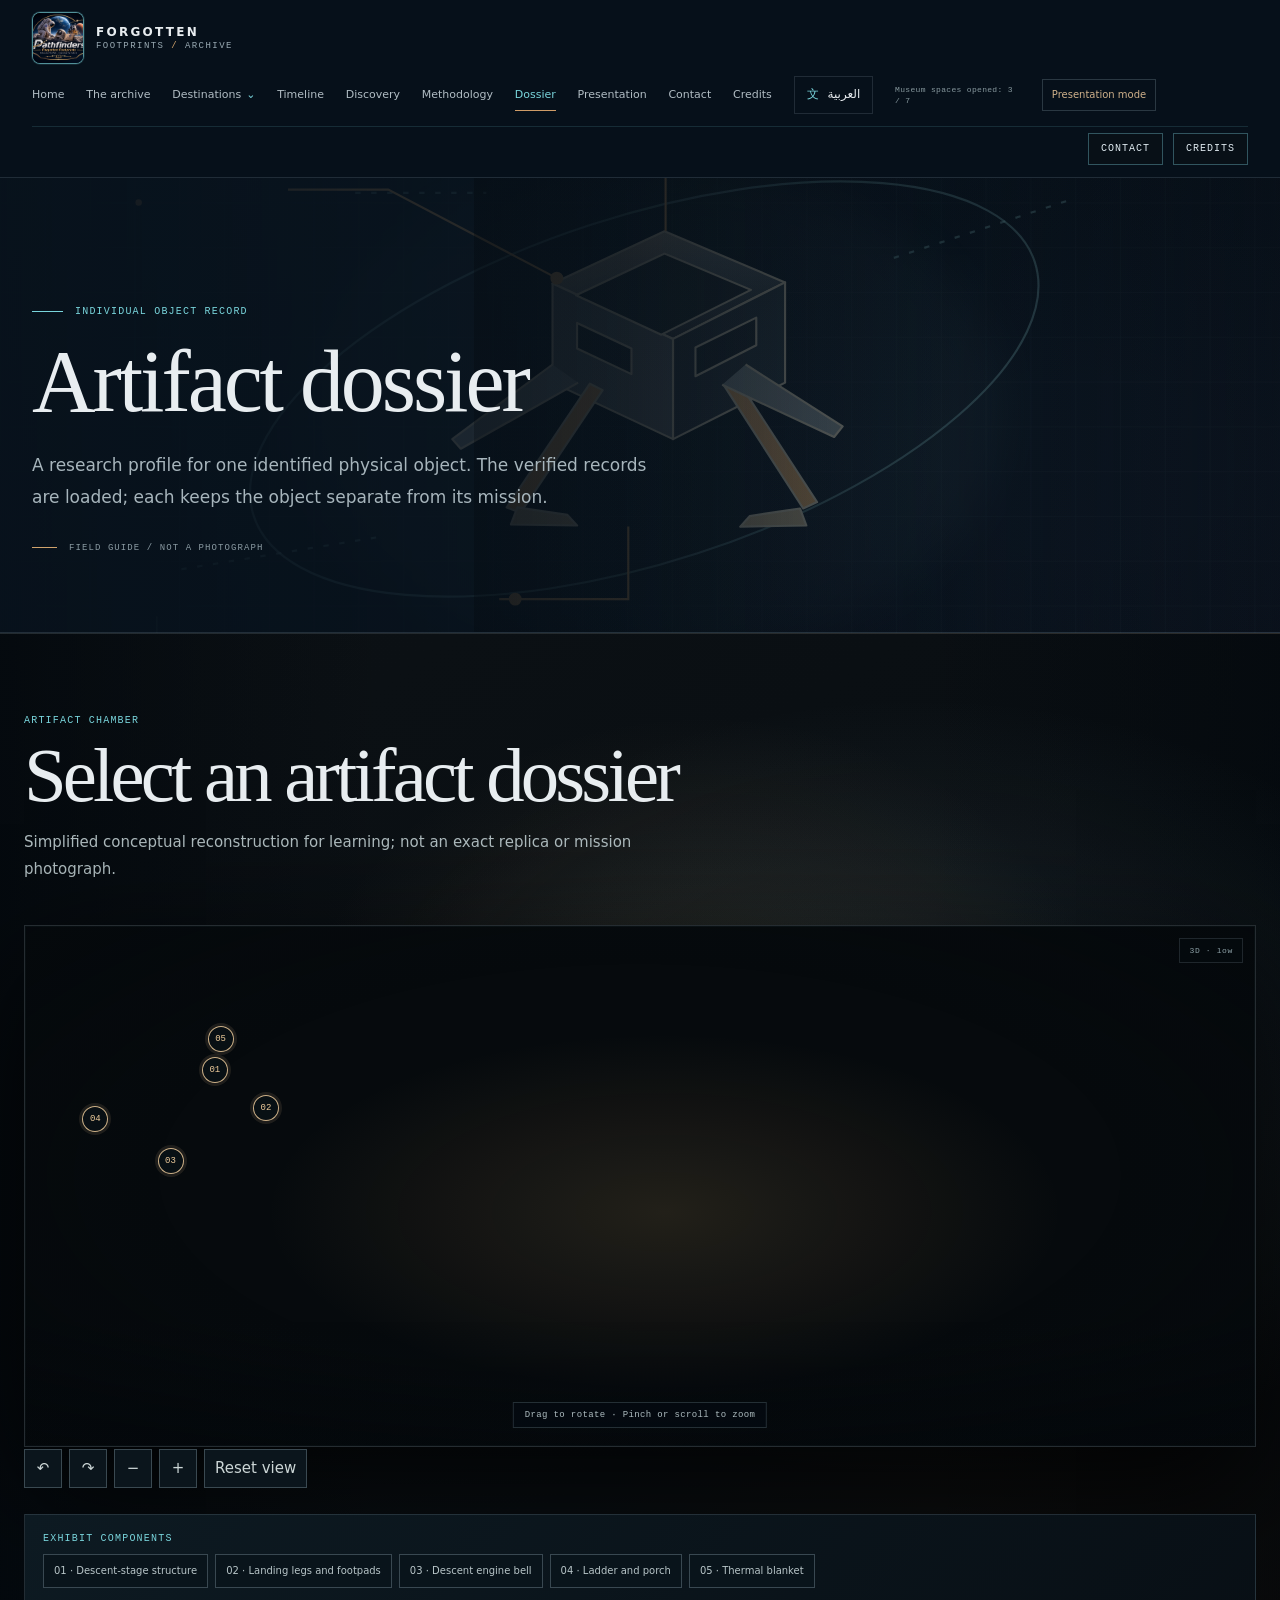
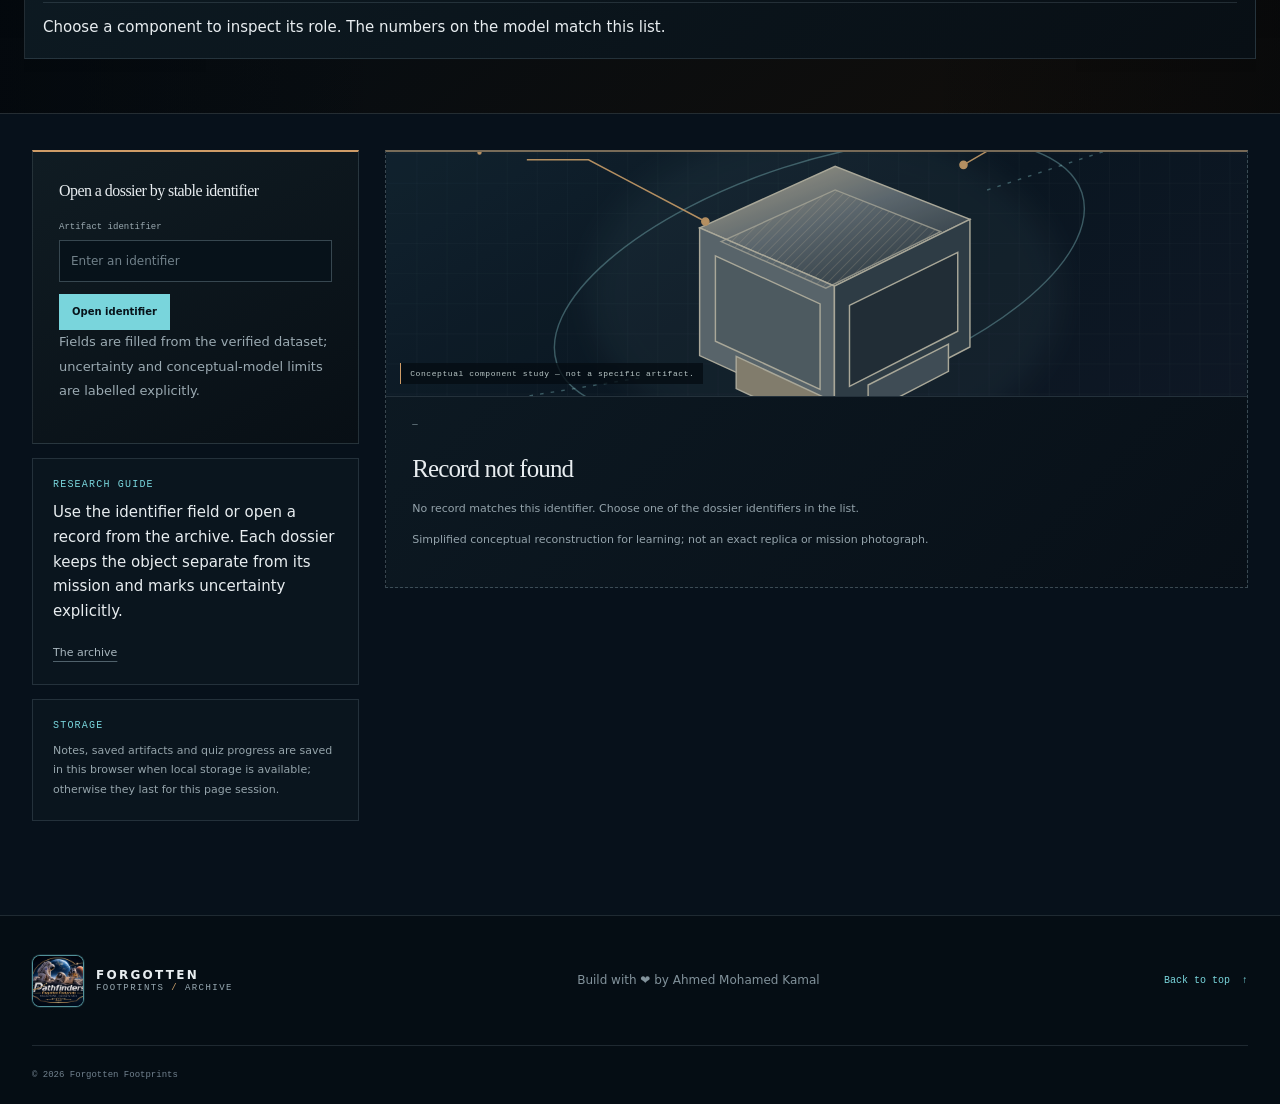
<file: pages/artifact.html>
<!doctype html>
<html lang="en" dir="ltr">
<head>
<meta charset="utf-8">
<meta name="viewport" content="width=device-width,initial-scale=1">
<meta name="theme-color" content="#07111b">
<meta name="description" content="A source-led dossier and conceptual 3D exhibit for one physical artifact beyond Earth.">
<title>Artifact Dossier — Forgotten Footprints</title>
<link rel="icon" type="image/jpeg" sizes="32x32" href="../logo/Pathfinders.jpeg">
<link rel="shortcut icon" type="image/jpeg" href="../logo/Pathfinders.jpeg">
<link rel="stylesheet" href="../src/css/base.css?v=20261113-r8">
<link rel="stylesheet" href="../src/css/layout.css?v=20261113-r8">
<link rel="stylesheet" href="../src/css/platform.css?v=20261113-r8">
<script defer src="../src/js/locales.js?v=20261113-r8"></script>
<script defer src="../src/js/i18n.js?v=20261113-r8"></script>
<script defer src="../src/js/archive-data.js?v=20261113-r8"></script>
<script defer src="../src/js/app.js?v=20261113-r8"></script>
<script defer src="../src/js/museum-models.js?v=20261113-r8"></script>
<script defer src="../src/js/museum3d.js?v=20261113-r8"></script>
<script defer src="../src/js/story.js?v=20261113-r8"></script>
</head>
<body data-title-key="dossierTitle">
<a class="skip-link" href="#main" data-i18n="skip"></a>
<header class="site-header">
  <a class="identity" href="../index.html" aria-label="Forgotten Footprints home" data-i18n-aria="brandHome"><img class="identity-mark" src="../logo/Pathfinders.jpeg" alt="" aria-hidden="true"><span class="identity-copy"><strong>FORGOTTEN</strong><small>FOOTPRINTS <span> / </span> ARCHIVE</small></span></a>
  <button class="menu-toggle" type="button" aria-expanded="false" aria-controls="primary-nav" data-i18n-aria="menu"><span class="menu-glyph" aria-hidden="true">☰</span><span class="menu-label" data-i18n="menuShort"></span></button>
  <nav class="primary-nav" id="primary-nav" aria-label="Primary navigation" data-i18n-aria="primaryNav">
    <a href="../index.html" data-i18n="navHome"></a>
    <a href="archive.html" data-i18n="navArchive"></a>
    <details class="nav-destinations"><summary data-i18n="navDestinations"></summary><div class="nav-destination-menu"><a href="moon.html" data-i18n="moon"></a><a href="mars.html" data-i18n="mars"></a><a href="deep-space.html" data-i18n="deepSpace"></a></div></details>
    <a href="timeline.html" data-i18n="navTimeline"></a>
    <a href="discovery.html" data-i18n="navDiscovery"></a>
    <a href="methodology.html" data-i18n="navMethodology"></a>
    <a href="artifact.html" aria-current="page" data-i18n="navDossier"></a>
    <a href="presentation.html" data-i18n="navPresentation">Presentation</a>
    <a href="contact.html" data-i18n="navContact"></a>
    <a href="credits.html" data-i18n="navCredits"></a>
    <button class="language-toggle" type="button" data-i18n-aria="languageSwitch"><span class="language-icon" aria-hidden="true">文</span><span data-language-label>العربية</span></button>
  </nav>
  <div class="header-utility-links" aria-label="Quick links">
    <a href="contact.html">Contact</a>
    <a href="credits.html">Credits</a>
  </div>
</header>
<main id="main" class="platform-main" data-dossier>
  <section class="page-intro dossier-atmosphere">
    <p class="eyebrow"><span class="eyebrow-line"></span><span data-i18n="dossierKicker"></span></p>
    <h1 data-i18n="dossierTitle"></h1>
    <p class="lede" data-i18n="dossierIntro"></p>
    <p class="intro-meta" data-i18n="homePreviewLabel"></p>
  </section>
  <section class="museum-room museum-room-artifact" data-museum-scene="artifact">
    <div class="museum-room-heading">
      <p class="eyebrow" data-i18n="artifactChamber"></p>
      <h2 data-artifact-name></h2>
      <p data-i18n="artifactModelNote"></p>
    </div>
    <div class="scene-frame">
      <canvas tabindex="0" role="img" aria-label="Conceptual interactive exhibit model" data-i18n-aria="sceneCanvasLabel"></canvas>
      <p class="scene-fallback" data-scene-fallback hidden data-i18n="sceneFallback"></p>
    </div>
    <div class="artifact-actions" hidden>
      <button type="button" class="save-artifact" data-save-artifact data-i18n="saveArtifact"></button>
      <a class="text-link" data-compare-current data-i18n="compareThis" href="archive.html"></a>
      <span class="model-badge" data-i18n="modelConceptual"></span>
    </div>
    <div class="scene-controls">
      <button type="button" data-scene-control="left" data-i18n-aria="rotateLeft">↶</button>
      <button type="button" data-scene-control="right" data-i18n-aria="rotateRight">↷</button>
      <button type="button" data-scene-control="out" data-i18n-aria="zoomOut">−</button>
      <button type="button" data-scene-control="in" data-i18n-aria="zoomIn">+</button>
      <button type="button" data-scene-control="reset" data-i18n="resetView"></button>
    </div>
  </section>
  <div class="page-content">
    <section class="journey" data-journey hidden aria-labelledby="journey-heading">
      <div class="journey-head">
        <div class="journey-head-copy">
          <p class="eyebrow"><span class="eyebrow-line"></span><span data-i18n="journeyKicker"></span></p>
          <h2 id="journey-heading" data-i18n="journeyTitle"></h2>
          <p class="journey-record" data-journey-record></p>
        </div>
        <div class="journey-head-side">
          <p class="journey-progress-copy" data-journey-progress-copy></p>
          <button type="button" class="journey-toggle" data-journey-toggle aria-expanded="true" aria-controls="journey-body"></button>
        </div>
      </div>
      <div class="journey-body" id="journey-body" data-journey-body>
        <ul class="journey-intro-points">
          <li data-i18n="journeyIntro"></li>
          <li data-i18n="journeySourceNote"></li>
        </ul>
        <div class="journey-progress" role="progressbar" aria-valuemin="1" aria-valuemax="6" aria-valuenow="1" data-journey-progress><span></span></div>
        <nav class="journey-nav" data-journey-nav></nav>
        <div class="journey-panel" data-journey-panel>
          <div class="journey-chapter" data-journey-chapter></div>
          <div class="journey-extras" data-journey-extras></div>
        </div>
        <div class="journey-controls">
          <button type="button" class="journey-step" data-journey-prev></button>
          <button type="button" class="journey-step journey-step-next" data-journey-next></button>
          <button type="button" class="journey-dossier" data-journey-dossier></button>
        </div>
      </div>
    </section>
    <div class="dossier-layout">
      <aside class="dossier-sidebar">
        <form class="dossier-lookup" data-dossier-form>
          <h2 data-i18n="dossierLookup"></h2>
          <label><span data-i18n="dossierLookupLabel"></span><input data-dossier-input list="priority-ids" placeholder="" data-i18n-placeholder="dossierLookupPlaceholder" autocomplete="off">
            <datalist id="priority-ids">
              <option value="MOON-AP11-LMDS"></option>
              <option value="MOON-AP11-LRRR"></option>
              <option value="MOON-AP12-LMDS"></option>
              <option value="MOON-AP14-LMDS"></option>
              <option value="MOON-AP14-LRRR"></option>
              <option value="MOON-AP15-LMDS"></option>
              <option value="MOON-AP15-LRV"></option>
              <option value="MOON-AP15-LRRR"></option>
              <option value="MOON-ALSEP"></option>
              <option value="MOON-AP16-LMDS"></option>
              <option value="MOON-AP17-LMDS"></option>
              <option value="MOON-SURV1-HULL"></option>
              <option value="MOON-SURV3-HULL"></option>
              <option value="MOON-SURV3-TV-CAMERA"></option>
              <option value="MOON-SURV5-HULL"></option>
              <option value="MOON-SURV6-HULL"></option>
              <option value="MOON-SURV7-HULL"></option>
              <option value="MARS-MER-OPPORTUNITY"></option>
              <option value="MARS-MER-SPIRIT"></option>
              <option value="MARS-M20-BACKSHELL"></option>
              <option value="MARS-PATHFINDER-SOJOURNER"></option>
            </datalist>
          </label>
          <button type="submit" data-i18n="dossierOpen"></button>
          <p class="body-copy" data-i18n="dossierFieldsNote"></p>
        </form>
        <div class="dossier-side-note">
          <p class="eyebrow" data-i18n="dossierGuideLabel"></p>
          <p data-i18n="dossierGuideText"></p>
          <a class="text-link" href="archive.html" data-i18n="navArchive"></a>
        </div>
        <div class="dossier-side-note">
          <p class="eyebrow" data-i18n="storageLabel"></p>
          <p data-storage-note data-i18n="storageNote"></p>
        </div>
      </aside>
      <section class="dossier-body">
        <div class="dossier-empty" data-dossier-empty-state>
          <div class="dossier-visual"><img src="../src/assets/component-study.svg" alt="" aria-hidden="true"><span data-i18n="dossierVisualCaption"></span></div>
          <span class="record-id" data-dossier-id></span>
          <h2 data-i18n="dossierEmptyTitle"></h2>
          <p data-dossier-empty data-i18n="dossierEmpty"></p>
          <p class="dossier-empty-hint" data-i18n="artifactModelNote"></p>
        </div>
        <article class="dossier-record" data-dossier-content hidden>
          <header class="dossier-record-head">
            <div>
              <span class="record-tag" data-i18n="dossierRecordLabel"></span>
              <span class="record-id" data-dossier-id></span>
              <h2 data-dossier-name></h2>
              <p class="dossier-record-meta" data-dossier-meta></p>
            </div>
            <div class="dossier-status-block">
              <span class="dossier-status-label" data-i18n="dossierStatus"></span>
              <strong data-dossier-status></strong>
              <span data-dossier-status-detail></span>
            </div>
          </header>
          <div class="dossier-story">
            <p class="eyebrow" data-i18n="dossierStoryLabel"></p>
            <p data-dossier-story></p>
          </div>
          <dl class="dossier-field-grid" data-dossier-fields></dl>
          <section class="dossier-section">
            <div class="dossier-section-heading"><span class="section-marker"><span>01</span><span class="marker-line"></span></span><h3 data-i18n="lifecycleTitle"></h3></div>
            <div class="lifecycle" data-artifact-lifecycle></div>
          </section>
          <section class="dossier-section dossier-two-column">
            <div>
              <div class="dossier-section-heading"><span class="section-marker"><span>02</span><span class="marker-line"></span></span><h3 data-i18n="dossierSignificanceTitle"></h3></div>
              <p data-dossier-significance></p>
            </div>
            <div>
              <div class="dossier-section-heading"><span class="section-marker"><span>03</span><span class="marker-line"></span></span><h3 data-i18n="dossierEvidenceTitle"></h3></div>
              <p data-dossier-evidence></p>
            </div>
          </section>
          <section class="dossier-section">
            <div class="dossier-section-heading"><span class="section-marker"><span>04</span><span class="marker-line"></span></span><h3 data-i18n="dossierComponentsTitle"></h3></div>
            <div data-dossier-components></div>
          </section>
          <section class="dossier-section">
            <div class="dossier-section-heading"><span class="section-marker"><span>05</span><span class="marker-line"></span></span><h3 data-i18n="dossierEventsTitle"></h3></div>
            <div data-dossier-events></div>
          </section>
          <section class="dossier-section dossier-two-column">
            <div>
              <div class="dossier-section-heading"><span class="section-marker"><span>06</span><span class="marker-line"></span></span><h3 data-i18n="dossierRelatedTitle"></h3></div>
              <div data-dossier-related></div>
            </div>
            <div>
              <div class="dossier-section-heading"><span class="section-marker"><span>07</span><span class="marker-line"></span></span><h3 data-i18n="dossierFamilyTitle"></h3></div>
              <div data-dossier-family></div>
            </div>
          </section>
          <section class="dossier-section">
            <div class="dossier-section-heading"><span class="section-marker"><span>08</span><span class="marker-line"></span></span><h3 data-i18n="dossierModelTitle"></h3></div>
            <p data-dossier-model-note></p>
          </section>
          <details class="source-drawer" data-source-drawer>
            <summary data-i18n="sourceDrawer"></summary>
            <ul data-source-list></ul>
          </details>
          <div class="dossier-record-actions">
            <button type="button" class="save-artifact" data-save-artifact data-i18n="saveArtifact"></button>
            <a class="button button-primary" data-compare-current data-i18n="compareThis" href="archive.html"></a>
          </div>
        </article>
      </section>
    </div>
  </div>
</main>
<footer class="site-footer">
  <div class="footer-main section-wrap">
    <a class="identity footer-identity" href="../index.html"><img class="identity-mark" src="../logo/Pathfinders.jpeg" alt="" aria-hidden="true"><span class="identity-copy"><strong>FORGOTTEN</strong><small>FOOTPRINTS <span> / </span> ARCHIVE</small></span></a>
    <p class="footer-message">Build with ❤️ by Ahmed Mohamed Kamal</p>
    <a class="back-top" href="#main"><span data-i18n="backTop"></span><span aria-hidden="true">↑</span></a>
  </div>
  <div class="footer-bottom section-wrap"><span>© <span data-year></span> <span data-i18n="footerName"></span></span></div>
</footer>
</body>
</html>
</file>
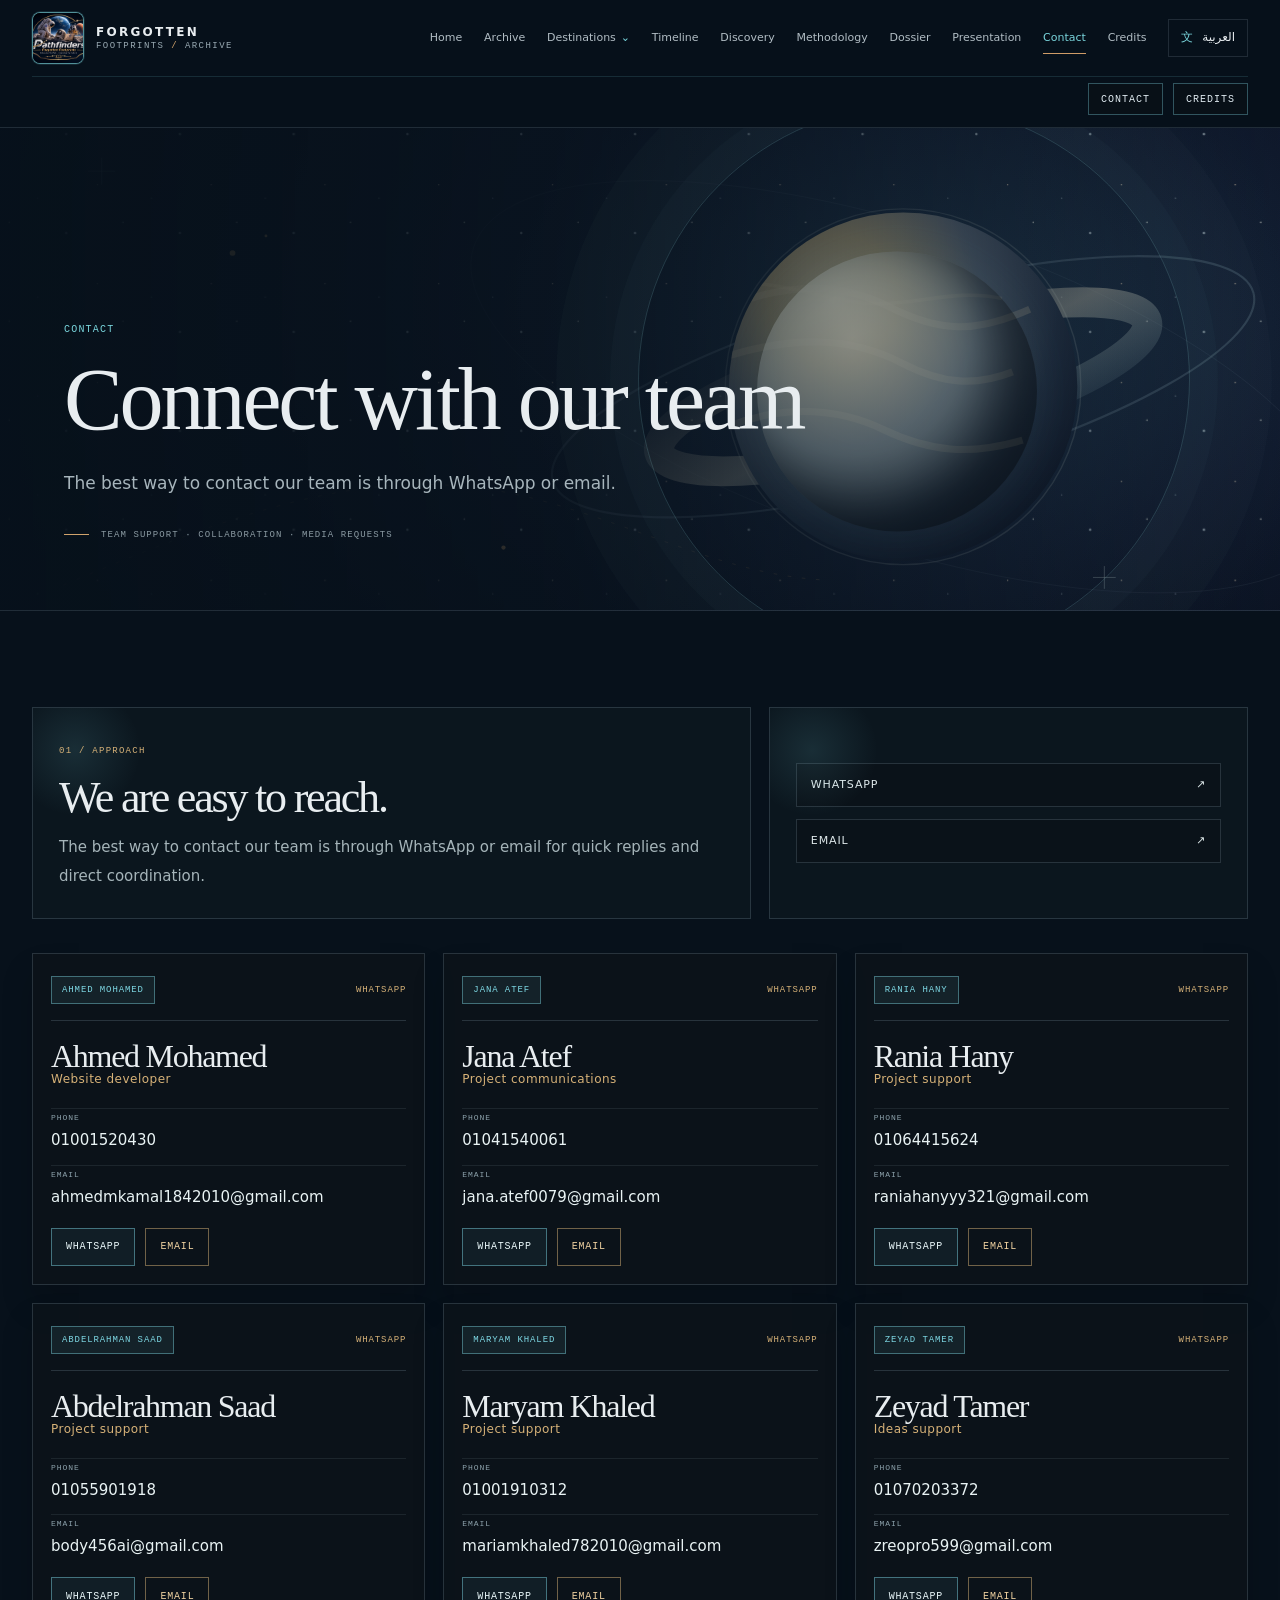
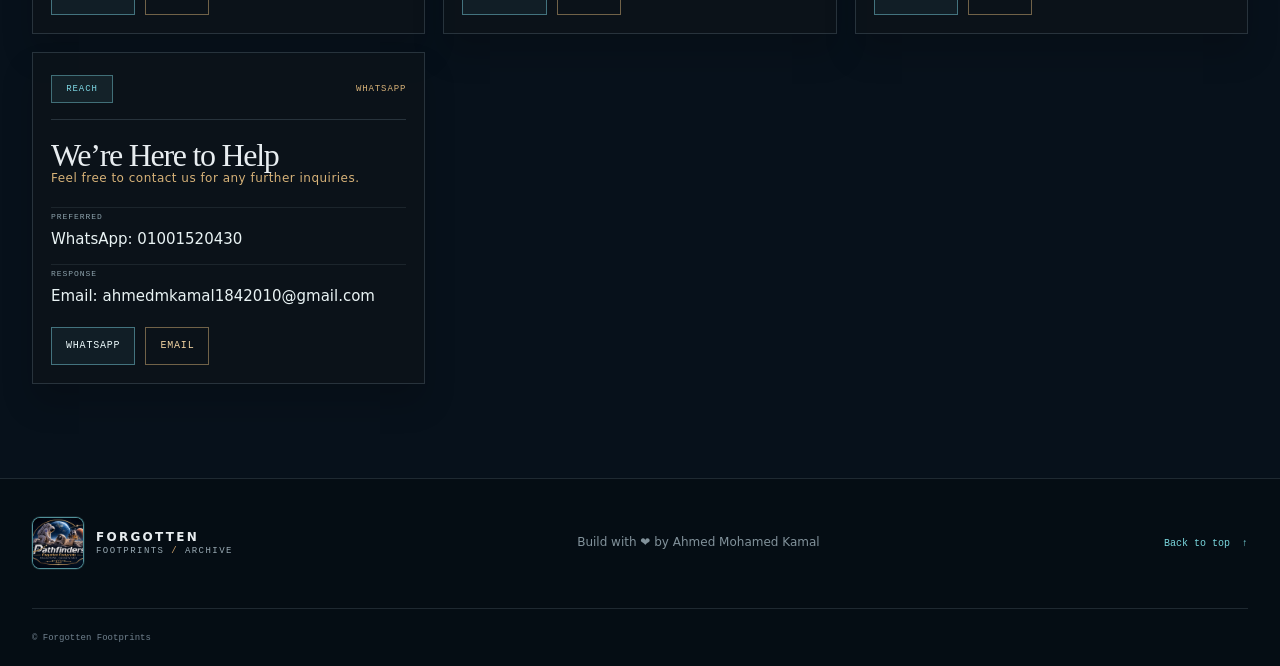
<file: pages/contact.html>
<!doctype html>
<html lang="en" dir="ltr">
<head>
  <meta charset="utf-8">
  <meta name="viewport" content="width=device-width,initial-scale=1">
  <meta name="theme-color" content="#07111b">
  <meta name="description" content="Contact the Forgotten Footprints team by WhatsApp or email.">
  <title>Contact — Forgotten Footprints</title>
  <link rel="icon" type="image/jpeg" sizes="32x32" href="../logo/Pathfinders.jpeg">
  <link rel="shortcut icon" type="image/jpeg" href="../logo/Pathfinders.jpeg">
  <link rel="stylesheet" href="../src/css/base.css?v=20261108-r7">
  <link rel="stylesheet" href="../src/css/layout.css?v=20261108-r7">
  <link rel="stylesheet" href="../src/css/platform.css?v=20261108-r7">
  <style>
    :root {
      --contact-surface: rgba(12, 23, 31, 0.9);
      --contact-card: rgba(11, 19, 25, 0.92);
      --contact-line: rgba(174, 201, 214, 0.18);
      --contact-soft: rgba(170, 190, 200, 0.75);
      --contact-gold: #d7b278;
      --contact-cyan: #7ed8e4;
    }

    .contact-intro {
      background: linear-gradient(90deg, rgba(7, 17, 27, 0.97), rgba(7, 17, 27, 0.8) 44%, rgba(7, 17, 27, 0.18)), url("../src/assets/deep-field.svg") center/cover no-repeat;
    }

    .contact-summary {
      display: grid;
      grid-template-columns: 1.2fr 0.8fr;
      gap: 18px;
      margin-top: 28px;
    }

    .summary-card {
      background: var(--contact-surface);
      border: 1px solid var(--contact-line);
      padding: 28px 26px;
      position: relative;
      overflow: hidden;
    }

    .summary-card::before {
      content: "";
      position: absolute;
      inset: 0 auto auto 0;
      width: 132px;
      height: 132px;
      background: radial-gradient(circle, rgba(126, 216, 228, 0.12), transparent 70%);
      transform: translate(-18%, -18%);
    }

    .summary-card .section-marker {
      color: var(--contact-gold);
      font: 9px var(--mono);
      letter-spacing: 0.14em;
      text-transform: uppercase;
      display: inline-block;
      margin-bottom: 18px;
      position: relative;
      z-index: 1;
    }

    .summary-card h2 {
      font: 400 clamp(28px, 4vw, 44px)/1.08 var(--display);
      letter-spacing: -0.05em;
      margin: 0 0 12px;
      position: relative;
      z-index: 1;
    }

    .summary-card p {
      margin: 0;
      color: #a5b4b9;
      line-height: 1.9;
      position: relative;
      z-index: 1;
    }

    .quick-links {
      display: grid;
      align-content: center;
      gap: 12px;
    }

    .quick-link {
      display: inline-flex;
      align-items: center;
      justify-content: space-between;
      gap: 10px;
      padding: 12px 14px;
      background: rgba(10, 18, 24, 0.8);
      border: 1px solid var(--contact-line);
      color: #dfe9eb;
      font-size: 11px;
      text-transform: uppercase;
      letter-spacing: 0.08em;
      text-decoration: none;
      transition: border-color 0.2s ease, transform 0.2s ease;
    }

    .quick-link:hover,
    .quick-link:focus-visible {
      border-color: rgba(126, 216, 228, 0.7);
      transform: translateY(-1px);
    }

    .contact-grid {
      display: grid;
      grid-template-columns: repeat(3, minmax(0, 1fr));
      gap: 18px;
      margin-top: 34px;
    }

    .contact-card {
      display: grid;
      gap: 18px;
      background: var(--contact-card);
      border: 1px solid var(--contact-line);
      padding: 22px 18px 18px;
      min-height: 100%;
      box-shadow: 0 20px 30px rgba(0, 0, 0, 0.16);
    }

    .contact-card-header {
      display: flex;
      align-items: center;
      justify-content: space-between;
      gap: 12px;
      padding-bottom: 16px;
      border-bottom: 1px solid var(--contact-line);
    }

    .person-badge {
      display: inline-flex;
      align-items: center;
      justify-content: center;
      min-width: 62px;
      min-height: 28px;
      padding: 6px 10px;
      background: rgba(126, 216, 228, 0.08);
      border: 1px solid rgba(126, 216, 228, 0.42);
      color: var(--contact-cyan);
      font: 9px var(--mono);
      letter-spacing: 0.1em;
      text-transform: uppercase;
    }

    .channel-badge {
      color: var(--contact-gold);
      font: 9px var(--mono);
      letter-spacing: 0.1em;
      text-transform: uppercase;
    }

    .contact-card h3 {
      font: 400 clamp(28px, 2.5vw, 38px)/1.1 var(--display);
      margin: 0;
      letter-spacing: -0.04em;
    }

    .contact-role {
      margin: -4px 0 0;
      color: var(--contact-gold);
      font-size: 12px;
      letter-spacing: 0.04em;
    }

    .contact-details {
      list-style: none;
      margin: 0;
      padding: 0;
      display: grid;
      gap: 12px;
    }

    .contact-details li {
      display: grid;
      gap: 6px;
      padding-top: 4px;
      border-top: 1px solid rgba(174, 201, 214, 0.1);
    }

    .contact-details strong {
      color: #8ea3ad;
      font: 8px var(--mono);
      letter-spacing: 0.12em;
      text-transform: uppercase;
    }

    .contact-details a,
    .text-link {
      color: #e9f3f4;
      text-decoration: none;
      word-break: break-word;
    }

    .contact-details a:hover,
    .contact-details a:focus-visible,
    .text-link:hover,
    .text-link:focus-visible {
      color: var(--contact-cyan);
      text-decoration: underline;
      text-underline-offset: 3px;
    }

    .contact-actions {
      display: flex;
      flex-wrap: wrap;
      gap: 10px;
      margin-top: auto;
    }

    .contact-action {
      display: inline-flex;
      align-items: center;
      justify-content: center;
      min-height: 38px;
      padding: 0 14px;
      border: 1px solid rgba(126, 216, 228, 0.46);
      background: rgba(126, 216, 228, 0.06);
      color: #ebf9fb;
      text-decoration: none;
      font: 10px var(--mono);
      letter-spacing: 0.08em;
      text-transform: uppercase;
      transition: transform 0.2s ease, border-color 0.2s ease;
    }

    .contact-action:hover,
    .contact-action:focus-visible {
      transform: translateY(-1px);
      border-color: rgba(126, 216, 228, 0.85);
    }

    .contact-action.secondary {
      background: transparent;
      border-color: rgba(215, 178, 120, 0.5);
      color: #f0d2a1;
    }

    .language-switch {
      display: inline-flex;
      align-items: center;
      gap: 8px;
      padding: 7px 10px;
      border: 1px solid rgba(126, 216, 228, 0.35);
      background: rgba(8, 17, 23, 0.85);
      color: #dbebee;
      font-size: 10px;
      letter-spacing: 0.08em;
      cursor: pointer;
      text-transform: uppercase;
    }

    .language-switch[hidden] {
      display: none;
    }

    .hidden {
      display: none !important;
    }

    @media (max-width: 960px) {
      .contact-grid {
        grid-template-columns: repeat(2, minmax(0, 1fr));
      }
    }

    @media (max-width: 720px) {
      .contact-summary {
        grid-template-columns: 1fr;
      }

      .contact-grid {
        grid-template-columns: 1fr;
      }
    }
  </style>
</head>
<body>
  <a class="skip-link" href="#main" data-i18n="skip">Skip to content</a>
  <header class="site-header">
    <a class="identity" href="../index.html" aria-label="Forgotten Footprints home">
      <img class="identity-mark" src="../logo/Pathfinders.jpeg" alt="" aria-hidden="true">
      <span class="identity-copy"><strong>FORGOTTEN</strong><small>FOOTPRINTS <span> / </span> ARCHIVE</small></span>
    </a>
    <button class="menu-toggle" type="button" aria-expanded="false" aria-controls="primary-nav" data-i18n-aria="menu">
      <span class="menu-glyph" aria-hidden="true">☰</span>
      <span class="menu-label" data-i18n="menuShort">Menu</span>
    </button>
    <nav class="primary-nav" id="primary-nav" aria-label="Primary navigation">
      <a href="../index.html" data-i18n="navHome">Home</a>
      <a href="archive.html" data-i18n="navArchive">Archive</a>
      <details class="nav-destinations">
        <summary data-i18n="navDestinations">Destinations</summary>
        <div class="nav-destination-menu">
          <a href="moon.html" data-i18n="moon">Moon</a>
          <a href="mars.html" data-i18n="mars">Mars</a>
          <a href="deep-space.html" data-i18n="deepSpace">Deep Space</a>
        </div>
      </details>
      <a href="timeline.html" data-i18n="navTimeline">Timeline</a>
      <a href="discovery.html" data-i18n="navDiscovery">Discovery</a>
      <a href="methodology.html" data-i18n="navMethodology">Methodology</a>
      <a href="artifact.html" data-i18n="navDossier">Dossier</a>
      <a href="presentation.html" data-i18n="navPresentation">Presentation</a>
      <a href="contact.html" aria-current="page" data-i18n="navContact">Contact</a>
      <a href="credits.html" data-i18n="navCredits">Credits</a>
      <button class="language-toggle" type="button" data-lang-toggle aria-label="Switch language">
        <span class="language-icon" aria-hidden="true">文</span>
        <span data-language-label>العربية</span>
      </button>
    </nav>
    <div class="header-utility-links" aria-label="Quick links">
      <a href="contact.html">Contact</a>
      <a href="credits.html">Credits</a>
    </div>
  </header>

  <main id="main" class="platform-main">
    <section class="page-intro contact-intro">
      <div class="page-content" style="padding-bottom: 0;">
        <p class="eyebrow" data-i18n="contactKicker">Contact</p>
        <h1 data-i18n="pageTitle">Connect with our team</h1>
        <p class="lede" data-i18n="pageText">The best way to contact our team is through WhatsApp or email.</p>
        <div class="intro-meta" data-i18n="contactMeta">Team support · collaboration · media requests</div>
      </div>
    </section>

    <section class="page-content">
      <div class="contact-summary">
        <div class="summary-card">
          <span class="section-marker">01 / Approach</span>
          <h2 data-i18n="summaryTitle">We are easy to reach.</h2>
          <p data-i18n="summaryText">The best way to contact our team is through WhatsApp or email for quick replies and direct coordination.</p>
        </div>
        <div class="summary-card quick-links">
          <a class="quick-link" href="https://wa.me/201001520430" target="_blank" rel="noopener"><span data-i18n="quickWhatsApp">WhatsApp</span><span aria-hidden="true">↗</span></a>
          <a class="quick-link" href="mailto:ahmedmkamal1842010@gmail.com"><span data-i18n="quickEmail">Email</span><span aria-hidden="true">↗</span></a>
        </div>
      </div>

      <div class="contact-grid">
        <article class="contact-card">
          <div class="contact-card-header">
            <span class="person-badge">Ahmed Mohamed</span>
            <span class="channel-badge" data-i18n="contactChannel">WhatsApp</span>
          </div>
          <div>
            <h3>Ahmed Mohamed</h3>
            <p class="contact-role" data-i18n="roleAhmad">Website developer</p>
          </div>
          <ul class="contact-details">
            <li>
              <strong data-i18n="labelPhone">Phone</strong>
              <a href="tel:+201001520430">01001520430</a>
            </li>
            <li>
              <strong data-i18n="labelEmail">Email</strong>
              <a href="mailto:ahmedmkamal1842010@gmail.com">ahmedmkamal1842010@gmail.com</a>
            </li>
          </ul>
          <div class="contact-actions">
            <a class="contact-action" href="https://wa.me/201001520430" target="_blank" rel="noopener" data-i18n="ctaWhatsApp">WhatsApp</a>
            <a class="contact-action secondary" href="mailto:ahmedmkamal1842010@gmail.com" data-i18n="ctaEmail">Email</a>
          </div>
        </article>

        <article class="contact-card">
          <div class="contact-card-header">
            <span class="person-badge">Jana Atef</span>
            <span class="channel-badge" data-i18n="contactChannel">WhatsApp</span>
          </div>
          <div>
            <h3>Jana Atef</h3>
            <p class="contact-role" data-i18n="roleJana">Project communications</p>
          </div>
          <ul class="contact-details">
            <li>
              <strong data-i18n="labelPhone">Phone</strong>
              <a href="tel:+201041540061">01041540061</a>
            </li>
            <li>
              <strong data-i18n="labelEmail">Email</strong>
              <a href="mailto:jana.atef0079@gmail.com">jana.atef0079@gmail.com</a>
            </li>
          </ul>
          <div class="contact-actions">
            <a class="contact-action" href="https://wa.me/201041540061" target="_blank" rel="noopener" data-i18n="ctaWhatsApp">WhatsApp</a>
            <a class="contact-action secondary" href="mailto:jana.atef0079@gmail.com" data-i18n="ctaEmail">Email</a>
          </div>
        </article>

        <article class="contact-card">
          <div class="contact-card-header">
            <span class="person-badge">Rania Hany</span>
            <span class="channel-badge" data-i18n="contactChannel">WhatsApp</span>
          </div>
          <div>
            <h3>Rania Hany</h3>
            <p class="contact-role" data-i18n="roleRania">Project support</p>
          </div>
          <ul class="contact-details">
            <li>
              <strong data-i18n="labelPhone">Phone</strong>
              <a href="tel:+201064415624">01064415624</a>
            </li>
            <li>
              <strong data-i18n="labelEmail">Email</strong>
              <a href="mailto:raniahanyyy321@gmail.com">raniahanyyy321@gmail.com</a>
            </li>
          </ul>
          <div class="contact-actions">
            <a class="contact-action" href="https://wa.me/201064415624" target="_blank" rel="noopener" data-i18n="ctaWhatsApp">WhatsApp</a>
            <a class="contact-action secondary" href="mailto:raniahanyyy321@gmail.com" data-i18n="ctaEmail">Email</a>
          </div>
        </article>

        <article class="contact-card">
          <div class="contact-card-header">
            <span class="person-badge">Abdelrahman Saad</span>
            <span class="channel-badge" data-i18n="contactChannel">WhatsApp</span>
          </div>
          <div>
            <h3>Abdelrahman Saad</h3>
            <p class="contact-role" data-i18n="roleAbdel">Project support</p>
          </div>
          <ul class="contact-details">
            <li>
              <strong data-i18n="labelPhone">Phone</strong>
              <a href="tel:+201055901918">01055901918</a>
            </li>
            <li>
              <strong data-i18n="labelEmail">Email</strong>
              <a href="mailto:body456ai@gmail.com">body456ai@gmail.com</a>
            </li>
          </ul>
          <div class="contact-actions">
            <a class="contact-action" href="https://wa.me/201055901918" target="_blank" rel="noopener" data-i18n="ctaWhatsApp">WhatsApp</a>
            <a class="contact-action secondary" href="mailto:body456ai@gmail.com" data-i18n="ctaEmail">Email</a>
          </div>
        </article>

        <article class="contact-card">
          <div class="contact-card-header">
            <span class="person-badge">Maryam Khaled</span>
            <span class="channel-badge" data-i18n="contactChannel">WhatsApp</span>
          </div>
          <div>
            <h3>Maryam Khaled</h3>
            <p class="contact-role" data-i18n="roleMaryam">Project support</p>
          </div>
          <ul class="contact-details">
            <li>
              <strong data-i18n="labelPhone">Phone</strong>
              <a href="tel:+201001910312">01001910312</a>
            </li>
            <li>
              <strong data-i18n="labelEmail">Email</strong>
              <a href="mailto:mariamkhaled782010@gmail.com">mariamkhaled782010@gmail.com</a>
            </li>
          </ul>
          <div class="contact-actions">
            <a class="contact-action" href="https://wa.me/201001910312" target="_blank" rel="noopener" data-i18n="ctaWhatsApp">WhatsApp</a>
            <a class="contact-action secondary" href="mailto:mariamkhaled782010@gmail.com" data-i18n="ctaEmail">Email</a>
          </div>
        </article>

        <article class="contact-card">
          <div class="contact-card-header">
            <span class="person-badge">Zeyad Tamer</span>
            <span class="channel-badge" data-i18n="contactChannel">WhatsApp</span>
          </div>
          <div>
            <h3>Zeyad Tamer</h3>
            <p class="contact-role" data-i18n="roleZeyad">Ideas support</p>
          </div>
          <ul class="contact-details">
            <li>
              <strong data-i18n="labelPhone">Phone</strong>
              <a href="tel:+201070203372">01070203372</a>
            </li>
            <li>
              <strong data-i18n="labelEmail">Email</strong>
              <a href="mailto:zreopro599@gmail.com">zreopro599@gmail.com</a>
            </li>
          </ul>
          <div class="contact-actions">
            <a class="contact-action" href="https://wa.me/201070203372" target="_blank" rel="noopener" data-i18n="ctaWhatsApp">WhatsApp</a>
            <a class="contact-action secondary" href="mailto:zreopro599@gmail.com" data-i18n="ctaEmail">Email</a>
          </div>
        </article>

        <article class="contact-card">
          <div class="contact-card-header">
            <span class="person-badge" data-i18n="generalBadge">Reach</span>
            <span class="channel-badge" data-i18n="contactChannel">WhatsApp</span>
          </div>
          <div>
            <h3 data-i18n="generalTitle">Quick response</h3>
            <p class="contact-role" data-i18n="generalRole">We respond through direct messaging</p>
          </div>
          <ul class="contact-details">
            <li>
              <strong data-i18n="labelPreferred">Preferred</strong>
              <a href="https://wa.me/201001520430" target="_blank" rel="noopener" data-i18n="preferredValue">WhatsApp: 01001520430</a>
            </li>
            <li>
              <strong data-i18n="labelResponse">Response</strong>
              <a href="mailto:ahmedmkamal1842010@gmail.com" data-i18n="responseValue">Email: ahmedmkamal1842010@gmail.com</a>
            </li>
          </ul>
          <div class="contact-actions">
            <a class="contact-action" href="https://wa.me/201001520430" target="_blank" rel="noopener" data-i18n="ctaWhatsApp">WhatsApp</a>
            <a class="contact-action secondary" href="mailto:ahmedmkamal1842010@gmail.com" data-i18n="ctaEmail">Email</a>
          </div>
        </article>
      </div>
    </section>
  </main>

  <footer class="site-footer">
    <div class="footer-main section-wrap">
      <a class="identity footer-identity" href="../index.html">
        <img class="identity-mark" src="../logo/Pathfinders.jpeg" alt="" aria-hidden="true">
        <span class="identity-copy"><strong>FORGOTTEN</strong><small>FOOTPRINTS <span> / </span> ARCHIVE</small></span>
      </a>
      <p class="footer-message">Build with ❤️ by Ahmed Mohamed Kamal</p>
      <a class="back-top" href="#main"><span data-i18n="backTop">Back to top</span><span aria-hidden="true">↑</span></a>
    </div>
    <div class="footer-bottom section-wrap"><span>© <span data-year></span> <span data-i18n="footerName">Forgotten Footprints</span></span></div>
  </footer>

  <script>
    const translations = {
      en: {
        skip: 'Skip to content',
        menuShort: 'Menu',
        navHome: 'Home',
        navArchive: 'Archive',
        navDestinations: 'Destinations',
        moon: 'Moon',
        mars: 'Mars',
        deepSpace: 'Deep Space',
        navTimeline: 'Timeline',
        navDiscovery: 'Discovery',
        navMethodology: 'Methodology',
        navDossier: 'Dossier',
        navPresentation: 'Presentation',
        navContact: 'Contact',
        navCredits: 'Credits',
        contactKicker: 'Contact',
        pageTitle: 'Connect with our team',
        pageText: 'The best way to contact our team is through WhatsApp or email.',
        contactMeta: 'Team support · collaboration · media requests',
        summaryTitle: 'We are easy to reach.',
        summaryText: 'The best way to contact our team is through WhatsApp or email for quick replies and direct coordination.',
        quickWhatsApp: 'WhatsApp',
        quickEmail: 'Email',
        contactChannel: 'WhatsApp',
        roleJana: 'Project communications',
        roleAhmad: 'Website developer',
        roleRania: 'Project support',
        roleAbdel: 'Project support',
        roleMaryam: 'Project support',
        roleZeyad: 'Ideas support',
        labelPhone: 'Phone',
        labelEmail: 'Email',
        labelStatus: 'Status',
        ctaWhatsApp: 'WhatsApp',
        ctaEmail: 'Email',
        ctaRequest: 'Request contact',
        statusAwaitingContact: 'Available via team coordination',
        generalBadge: 'Reach',
        generalTitle: 'We’re Here to Help',
        generalRole: 'Feel free to contact us for any further inquiries.',
        labelPreferred: 'Preferred',
        labelResponse: 'Response',
        preferredValue: 'WhatsApp: 01001520430',
        responseValue: 'Email: ahmedmkamal1842010@gmail.com',
        backTop: 'Back to top',
        footerName: 'Forgotten Footprints'
      },
      ar: {
        skip: 'تخطي إلى المحتوى',
        menuShort: 'القائمة',
        navHome: 'الرئيسية',
        navArchive: 'الأرشيف',
        navDestinations: 'الوجهات',
        moon: 'القمر',
        mars: 'المريخ',
        deepSpace: 'الفراغ',
        navTimeline: 'الجدول الزمني',
        navDiscovery: 'الاكتشاف',
        navMethodology: 'المنهجية',
        navDossier: 'ملف',
        navPresentation: 'العرض التقديمي',
        navContact: 'تواصل',
        navCredits: 'الاعتمادات',
        contactKicker: 'تواصل',
        pageTitle: 'تواصل معنا',
        pageText: 'أفضل طريقة للتواصل مع فريقنا هي عبر واتساب أو البريد الإلكتروني.',
        contactMeta: 'الدعم · التعاون · طلبات الإعلام',
        summaryTitle: 'من السهل التواصل معنا.',
        summaryText: 'أفضل طريقة للتواصل مع فريقنا هي عبر واتساب أو البريد الإلكتروني للحصول على رد سريع وتنسيق مباشر.',
        quickWhatsApp: 'واتساب',
        quickEmail: 'بريد إلكتروني',
        contactChannel: 'واتساب',
        roleJana: 'التواصل والمتابعة',
        roleAhmad: 'مطور الموقع',
        roleRania: 'دعم المشروع',
        roleAbdel: 'دعم المشروع',
        roleMaryam: 'دعم المشروع',
        roleZeyad: 'دعم الأفكار',
        labelPhone: 'الهاتف',
        labelEmail: 'البريد',
        labelStatus: 'الحالة',
        ctaWhatsApp: 'واتساب',
        ctaEmail: 'بريد',
        ctaRequest: 'طلب التواصل',
        statusAwaitingContact: 'متاح عبر التنسيق مع الفريق',
        generalBadge: 'الوصول',
        generalTitle: 'نحن هنا لمساعدتك',
        generalRole: 'لا تتردد في التواصل معنا لأي استفسارات أخرى.',
        labelPreferred: 'المفضل',
        labelResponse: 'الرد',
        preferredValue: 'واتساب: 01001520430',
        responseValue: 'البريد: ahmedmkamal1842010@gmail.com',
        backTop: 'العودة للأعلى',
        footerName: 'Forgotten Footprints'
      }
    };

    const languageToggle = document.querySelector('[data-lang-toggle]');
    const languageLabel = document.querySelector('[data-language-label]');
    function setLanguage(lang) {
      const isArabic = lang === 'ar';
      document.documentElement.lang = lang;
      document.documentElement.dir = isArabic ? 'rtl' : 'ltr';
      document.body.classList.toggle('is-arabic', isArabic);
      document.querySelectorAll('[data-i18n]').forEach((el) => {
        const key = el.getAttribute('data-i18n');
        if (translations[lang][key]) {
          el.textContent = translations[lang][key];
        }
      });
      languageLabel.textContent = isArabic ? 'EN' : 'العربية';
      languageToggle.setAttribute('aria-label', isArabic ? 'Switch to English' : 'تبديل إلى العربية');
      const nav = document.querySelector('.primary-nav');
      if (nav) {
        nav.style.direction = isArabic ? 'rtl' : 'ltr';
      }
    }

    const menuButton = document.querySelector('.menu-toggle');
    const primaryNav = document.querySelector('.primary-nav');

    if (menuButton && primaryNav) {
      menuButton.addEventListener('click', function () {
        const isOpen = menuButton.getAttribute('aria-expanded') === 'true';
        menuButton.setAttribute('aria-expanded', String(!isOpen));
        primaryNav.classList.toggle('is-open', !isOpen);
      });

      primaryNav.addEventListener('click', function (event) {
        const targetLink = event.target.closest('a');
        if (targetLink) {
          primaryNav.classList.remove('is-open');
          menuButton.setAttribute('aria-expanded', 'false');
        }
      });

      document.addEventListener('keydown', function (event) {
        if (event.key === 'Escape' && primaryNav.classList.contains('is-open')) {
          primaryNav.classList.remove('is-open');
          menuButton.setAttribute('aria-expanded', 'false');
          menuButton.focus();
        }
      });
    }

    let currentLanguage = 'en';
    languageToggle.addEventListener('click', () => {
      currentLanguage = currentLanguage === 'en' ? 'ar' : 'en';
      setLanguage(currentLanguage);
    });

    setLanguage(currentLanguage);
  </script>
</body>
</html>
</file>
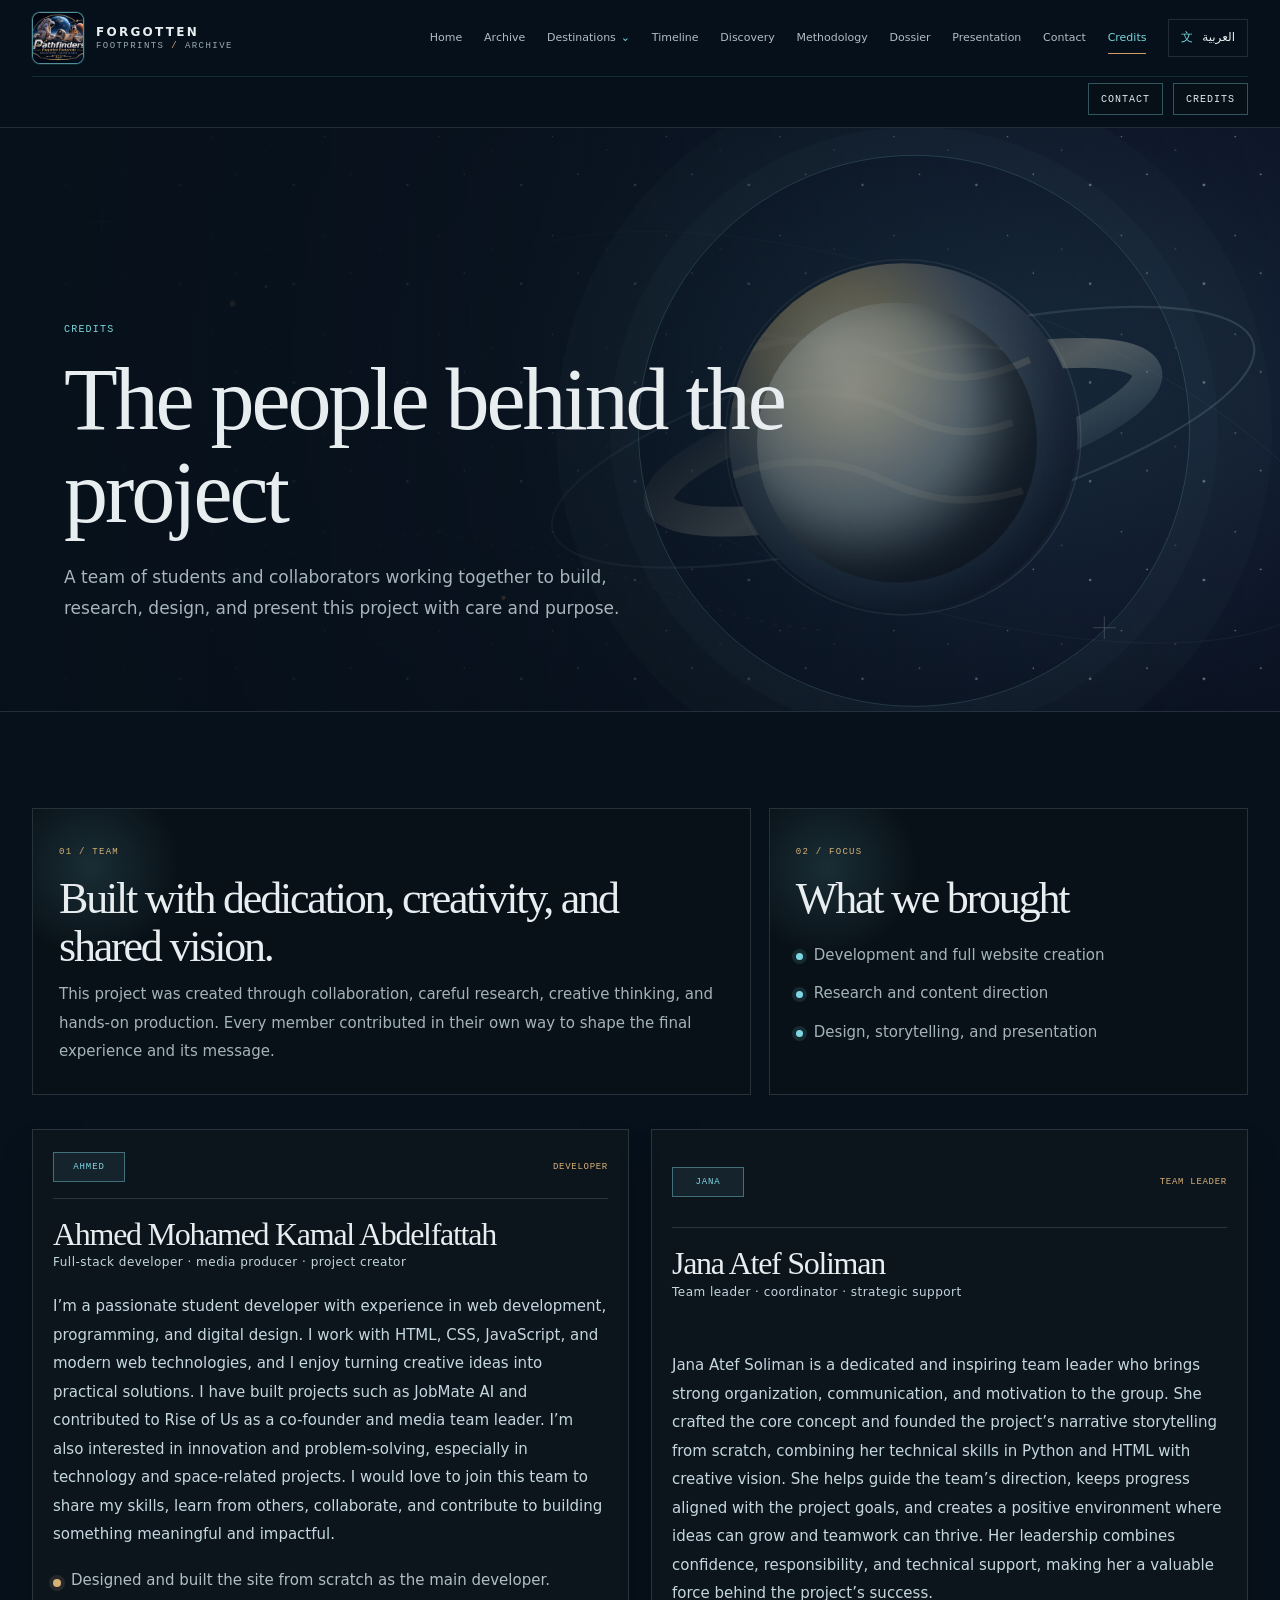
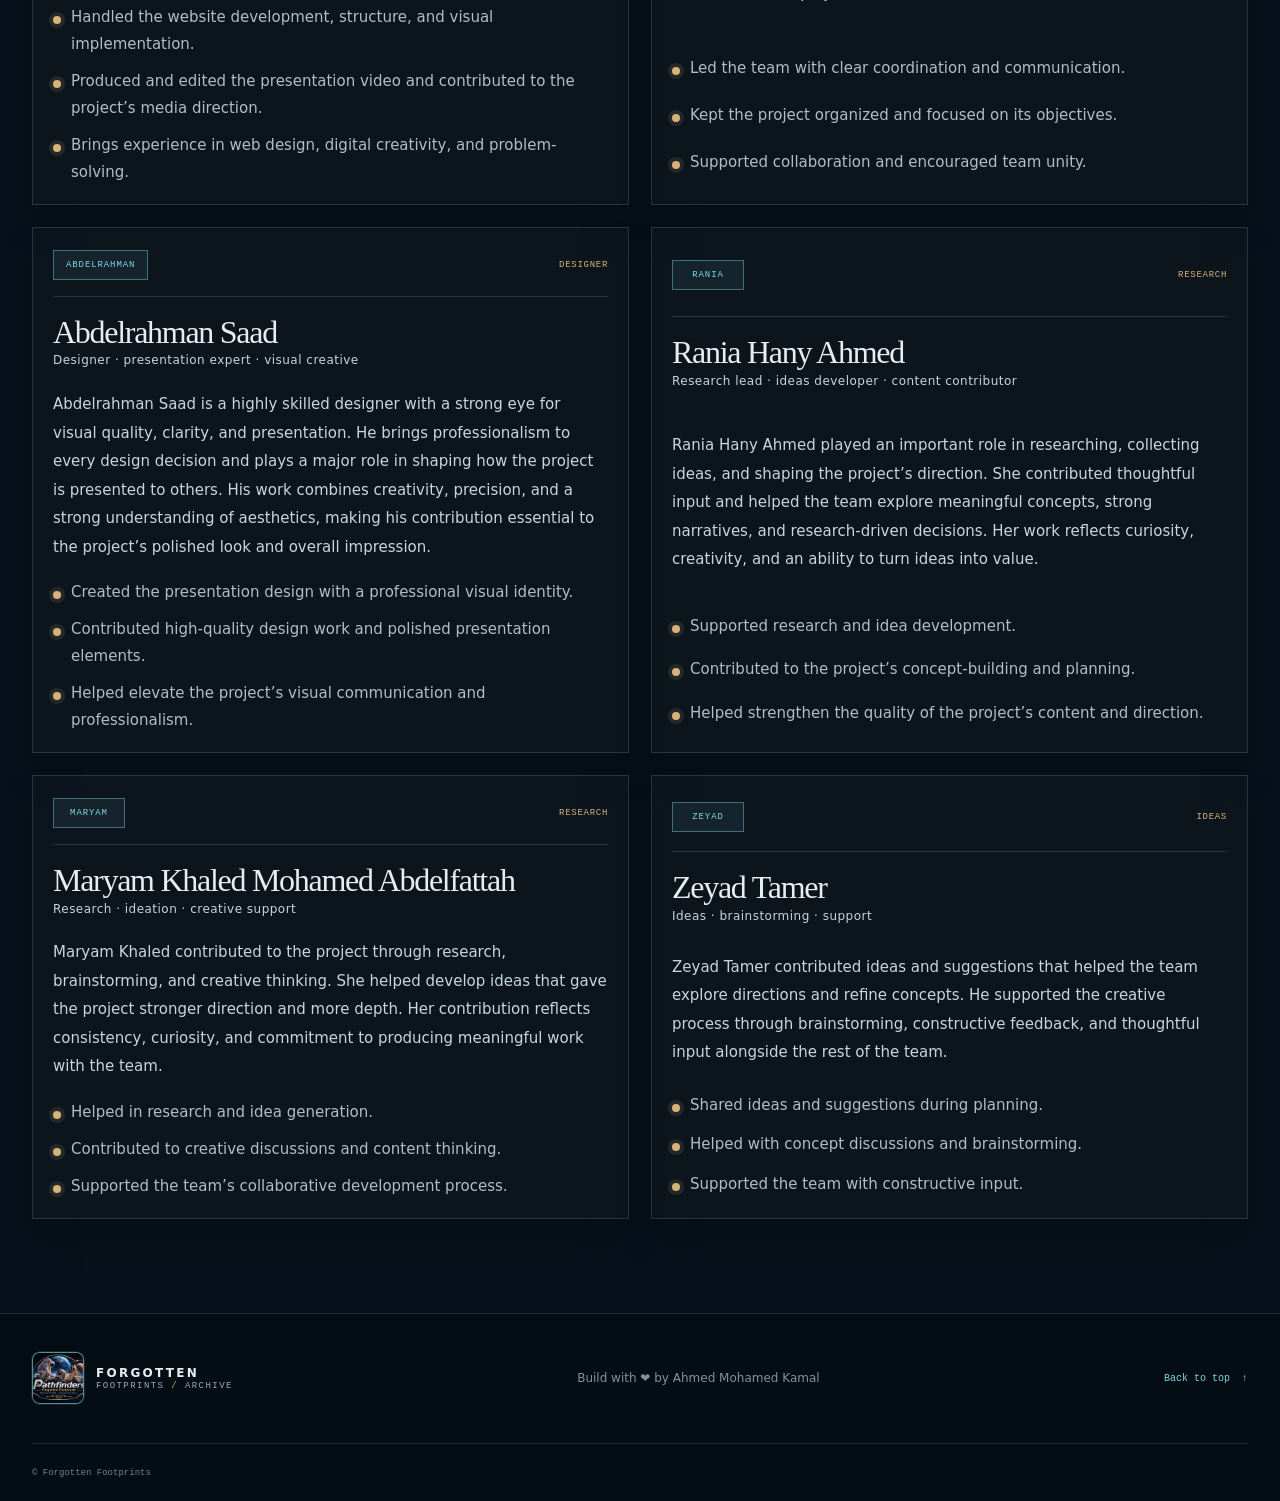
<file: pages/credits.html>
<!doctype html>
<html lang="en" dir="ltr">
<head>
  <meta charset="utf-8">
  <meta name="viewport" content="width=device-width,initial-scale=1">
  <meta name="theme-color" content="#07111b">
  <meta name="description" content="Meet the team behind Forgotten Footprints and the making of the project.">
  <title>Credits — Forgotten Footprints</title>
  <link rel="icon" type="image/jpeg" sizes="32x32" href="../logo/Pathfinders.jpeg">
  <link rel="shortcut icon" type="image/jpeg" href="../logo/Pathfinders.jpeg">
  <link rel="stylesheet" href="../src/css/base.css?v=20261108-r7">
  <link rel="stylesheet" href="../src/css/layout.css?v=20261108-r7">
  <link rel="stylesheet" href="../src/css/platform.css?v=20261108-r7">
  <style>
    :root {
      --credits-surface: rgba(10, 18, 24, 0.88);
      --credits-card: rgba(12, 21, 29, 0.92);
      --credits-line: rgba(172, 198, 208, 0.18);
      --credits-soft: rgba(149, 171, 182, 0.9);
      --credits-gold: #d7b278;
      --credits-cyan: #7ed8e4;
    }

    .credits-intro {
      background: linear-gradient(90deg, rgba(7, 17, 27, 0.98), rgba(7, 17, 27, 0.82) 40%, rgba(7, 17, 27, 0.18)), url("../src/assets/deep-field.svg") center/cover no-repeat;
    }

    .credits-lead {
      display: grid;
      grid-template-columns: 1.2fr 0.8fr;
      gap: 18px;
      margin-top: 28px;
    }

    .intro-panel,
    .mini-panel {
      background: var(--credits-surface);
      border: 1px solid var(--credits-line);
      padding: 28px 26px;
      position: relative;
      overflow: hidden;
    }

    .intro-panel::before,
    .mini-panel::before {
      content: "";
      position: absolute;
      inset: 0 auto auto 0;
      width: 180px;
      height: 180px;
      background: radial-gradient(circle, rgba(126, 216, 228, 0.14), transparent 70%);
      transform: translate(-18%, -18%);
    }

    .section-marker {
      display: inline-block;
      color: var(--credits-gold);
      font: 9px var(--mono);
      letter-spacing: 0.14em;
      text-transform: uppercase;
      position: relative;
      z-index: 1;
      margin-bottom: 18px;
    }

    .intro-panel h2,
    .mini-panel h3 {
      margin: 0 0 10px;
      position: relative;
      z-index: 1;
      font: 400 clamp(28px, 4vw, 44px)/1.08 var(--display);
      letter-spacing: -0.05em;
    }

    .intro-panel p,
    .mini-panel p,
    .mini-panel li {
      margin: 0;
      color: #a4b3ba;
      line-height: 1.9;
      position: relative;
      z-index: 1;
    }

    .credits-grid {
      display: grid;
      grid-template-columns: repeat(2, minmax(0, 1fr));
      gap: 22px;
      margin-top: 34px;
    }

    .credit-card {
      display: grid;
      gap: 18px;
      background: var(--credits-card);
      border: 1px solid var(--credits-line);
      box-shadow: 0 22px 32px rgba(0, 0, 0, 0.16);
      padding: 22px 20px 18px;
      min-height: 100%;
    }

    .credit-top {
      display: flex;
      align-items: center;
      justify-content: space-between;
      gap: 12px;
      padding-bottom: 16px;
      border-bottom: 1px solid var(--credits-line);
    }

    .person-tag {
      display: inline-flex;
      align-items: center;
      justify-content: center;
      min-width: 72px;
      min-height: 30px;
      padding: 6px 12px;
      background: rgba(126, 216, 228, 0.08);
      border: 1px solid rgba(126, 216, 228, 0.42);
      color: var(--credits-cyan);
      font: 9px var(--mono);
      letter-spacing: 0.1em;
      text-transform: uppercase;
    }

    .role-tag {
      color: var(--credits-gold);
      font: 9px var(--mono);
      letter-spacing: 0.08em;
      text-transform: uppercase;
    }

    .credit-card h3 {
      margin: 0;
      font: 400 clamp(28px, 2.5vw, 36px)/1.08 var(--display);
      letter-spacing: -0.04em;
    }

    .credit-role {
      margin: -2px 0 0;
      color: var(--credits-gold);
      font-size: 12px;
      letter-spacing: 0.04em;
    }

    .credit-card p {
      margin: 0;
      color: #c5d7df;
      line-height: 1.9;
    }

    .credit-points {
      list-style: none;
      display: grid;
      gap: 10px;
      margin: 0;
      padding: 0;
    }

    .credit-points li {
      position: relative;
      padding-left: 18px;
      color: #b0bec5;
      line-height: 1.8;
    }

    .credit-points li::before {
      content: "";
      position: absolute;
      left: 0;
      top: 0.8em;
      width: 8px;
      height: 8px;
      border-radius: 50%;
      background: var(--credits-gold);
      box-shadow: 0 0 0 4px rgba(215, 178, 120, 0.12);
    }

    .mini-panel ul {
      list-style: none;
      margin: 18px 0 0;
      padding: 0;
      display: grid;
      gap: 10px;
    }

    .mini-panel li {
      position: relative;
      padding-left: 18px;
    }

    .mini-panel li::before {
      content: "";
      position: absolute;
      left: 0;
      top: 0.8em;
      width: 7px;
      height: 7px;
      border-radius: 50%;
      background: var(--credits-cyan);
      box-shadow: 0 0 0 4px rgba(126, 216, 228, 0.12);
    }

    @media (max-width: 900px) {
      .credits-grid {
        grid-template-columns: 1fr;
      }

      .credits-lead {
        grid-template-columns: 1fr;
      }
    }
  </style>
</head>
<body>
  <a class="skip-link" href="#main" data-i18n="skip">Skip to content</a>
  <header class="site-header">
    <a class="identity" href="../index.html" aria-label="Forgotten Footprints home">
      <img class="identity-mark" src="../logo/Pathfinders.jpeg" alt="" aria-hidden="true">
      <span class="identity-copy"><strong>FORGOTTEN</strong><small>FOOTPRINTS <span> / </span> ARCHIVE</small></span>
    </a>
    <button class="menu-toggle" type="button" aria-expanded="false" aria-controls="primary-nav" data-i18n-aria="menu">
      <span class="menu-glyph" aria-hidden="true">☰</span>
      <span class="menu-label" data-i18n="menuShort">Menu</span>
    </button>
    <nav class="primary-nav" id="primary-nav" aria-label="Primary navigation">
      <a href="../index.html" data-i18n="navHome">Home</a>
      <a href="archive.html" data-i18n="navArchive">Archive</a>
      <details class="nav-destinations">
        <summary data-i18n="navDestinations">Destinations</summary>
        <div class="nav-destination-menu">
          <a href="moon.html" data-i18n="moon">Moon</a>
          <a href="mars.html" data-i18n="mars">Mars</a>
          <a href="deep-space.html" data-i18n="deepSpace">Deep Space</a>
        </div>
      </details>
      <a href="timeline.html" data-i18n="navTimeline">Timeline</a>
      <a href="discovery.html" data-i18n="navDiscovery">Discovery</a>
      <a href="methodology.html" data-i18n="navMethodology">Methodology</a>
      <a href="artifact.html" data-i18n="navDossier">Dossier</a>
      <a href="presentation.html" data-i18n="navPresentation">Presentation</a>
      <a href="contact.html" data-i18n="navContact">Contact</a>
      <a href="credits.html" aria-current="page" data-i18n="navCredits">Credits</a>
      <button class="language-toggle" type="button" data-lang-toggle aria-label="Switch language">
        <span class="language-icon" aria-hidden="true">文</span>
        <span data-language-label>العربية</span>
      </button>
    </nav>
    <div class="header-utility-links" aria-label="Quick links">
      <a href="contact.html">Contact</a>
      <a href="credits.html">Credits</a>
    </div>
  </header>

  <main id="main" class="platform-main">
    <section class="page-intro credits-intro">
      <div class="page-content" style="padding-bottom: 0;">
        <p class="eyebrow" data-i18n="creditsKicker">Credits</p>
        <h1 data-i18n="pageTitle">The people behind the project</h1>
        <p class="lede" data-i18n="pageText">A team of students and collaborators working together to build, research, design, and present this project with care and purpose.</p>
      </div>
    </section>

    <section class="page-content">
      <div class="credits-lead">
        <div class="intro-panel">
          <span class="section-marker">01 / Team</span>
          <h2 data-i18n="leadTitle">Built with dedication, creativity, and shared vision.</h2>
          <p data-i18n="leadText">This project was created through collaboration, careful research, creative thinking, and hands-on production. Every member contributed in their own way to shape the final experience and its message.</p>
        </div>
        <div class="mini-panel">
          <span class="section-marker">02 / Focus</span>
          <h3 data-i18n="focusTitle">What we brought</h3>
          <ul>
            <li data-i18n="focusItem1">Development and full website creation</li>
            <li data-i18n="focusItem2">Research and content direction</li>
            <li data-i18n="focusItem3">Design, storytelling, and presentation</li>
          </ul>
        </div>
      </div>

      <div class="credits-grid">
        <article class="credit-card">
          <div class="credit-top">
            <span class="person-tag">Ahmed</span>
            <span class="role-tag" data-i18n="roleAhmed">Developer</span>
          </div>
          <div>
            <h3>Ahmed Mohamed Kamal Abdelfattah</h3>
            <p class="credit-role" data-i18n="roleAhmedLead">Full-stack developer · media producer · project creator</p>
          </div>
          <p data-i18n="bioAhmed">I’m a passionate student developer with experience in web development, programming, and digital design. I work with HTML, CSS, JavaScript, and modern web technologies, and I enjoy turning creative ideas into practical solutions. I have built projects such as JobMate AI and contributed to Rise of Us as a co-founder and media team leader. I’m also interested in innovation and problem-solving, especially in technology and space-related projects. I would love to join this team to share my skills, learn from others, collaborate, and contribute to building something meaningful and impactful.</p>
          <ul class="credit-points">
            <li data-i18n="pointAhmed1">Designed and built the site from scratch as the main developer.</li>
            <li data-i18n="pointAhmed2">Handled the website development, structure, and visual implementation.</li>
            <li data-i18n="pointAhmed3">Produced and edited the presentation video and contributed to the project’s media direction.</li>
            <li data-i18n="pointAhmed4">Brings experience in web design, digital creativity, and problem-solving.</li>
          </ul>
        </article>

        <article class="credit-card">
          <div class="credit-top">
            <span class="person-tag">Jana</span>
            <span class="role-tag" data-i18n="roleJana">Team Leader</span>
          </div>
          <div>
            <h3>Jana Atef Soliman</h3>
            <p class="credit-role" data-i18n="roleJanaLead">Team leader · coordinator · strategic support</p>
          </div>
          <p data-i18n="bioJana">Jana Atef Soliman is a dedicated and inspiring team leader who brings strong organization, communication, and motivation to the group. She helps guide the team’s direction, keeps progress aligned with the project goals, and creates a positive environment where ideas can grow and teamwork can thrive. Her leadership style combines confidence, responsibility, and support, making her a valuable force behind the project’s success.</p>
          <ul class="credit-points">
            <li data-i18n="pointJana1">Led the team with clear coordination and communication.</li>
            <li data-i18n="pointJana2">Kept the project organized and focused on its objectives.</li>
            <li data-i18n="pointJana3">Supported collaboration and encouraged team unity.</li>
          </ul>
        </article>

        <article class="credit-card">
          <div class="credit-top">
            <span class="person-tag">Abdelrahman</span>
            <span class="role-tag" data-i18n="roleAbdel">Designer</span>
          </div>
          <div>
            <h3>Abdelrahman Saad</h3>
            <p class="credit-role" data-i18n="roleAbdelLead">Designer · presentation expert · visual creative</p>
          </div>
          <p data-i18n="bioAbdel">Abdelrahman Saad is a highly skilled designer with a strong eye for visual quality, clarity, and presentation. He brings professionalism to every design decision and plays a major role in shaping how the project is presented to others. His work combines creativity, precision, and a strong understanding of aesthetics, making his contribution essential to the project’s polished look and overall impression.</p>
          <ul class="credit-points">
            <li data-i18n="pointAbdel1">Created the presentation design with a professional visual identity.</li>
            <li data-i18n="pointAbdel2">Contributed high-quality design work and polished presentation elements.</li>
            <li data-i18n="pointAbdel3">Helped elevate the project’s visual communication and professionalism.</li>
          </ul>
        </article>

        <article class="credit-card">
          <div class="credit-top">
            <span class="person-tag">Rania</span>
            <span class="role-tag" data-i18n="roleRania">Research</span>
          </div>
          <div>
            <h3>Rania Hany Ahmed</h3>
            <p class="credit-role" data-i18n="roleRaniaLead">Research lead · ideas developer · content contributor</p>
          </div>
          <p data-i18n="bioRania">Rania Hany Ahmed played an important role in researching, collecting ideas, and shaping the project’s direction. She contributed thoughtful input and helped the team explore meaningful concepts, strong narratives, and research-driven decisions. Her work reflects curiosity, creativity, and an ability to turn ideas into value.</p>
          <ul class="credit-points">
            <li data-i18n="pointRania1">Supported research and idea development.</li>
            <li data-i18n="pointRania2">Contributed to the project’s concept-building and planning.</li>
            <li data-i18n="pointRania3">Helped strengthen the quality of the project’s content and direction.</li>
          </ul>
        </article>

        <article class="credit-card">
          <div class="credit-top">
            <span class="person-tag">Maryam</span>
            <span class="role-tag" data-i18n="roleMaryam">Research</span>
          </div>
          <div>
            <h3>Maryam Khaled Mohamed Abdelfattah</h3>
            <p class="credit-role" data-i18n="roleMaryamLead">Research · ideation · creative support</p>
          </div>
          <p data-i18n="bioMaryam">Maryam Khaled contributed to the project through research, brainstorming, and creative thinking. She helped develop ideas that gave the project stronger direction and more depth. Her contribution reflects consistency, curiosity, and commitment to producing meaningful work with the team.</p>
          <ul class="credit-points">
            <li data-i18n="pointMaryam1">Helped in research and idea generation.</li>
            <li data-i18n="pointMaryam2">Contributed to creative discussions and content thinking.</li>
            <li data-i18n="pointMaryam3">Supported the team’s collaborative development process.</li>
          </ul>
        </article>

        <article class="credit-card">
          <div class="credit-top">
            <span class="person-tag">Zeyad</span>
            <span class="role-tag" data-i18n="roleZeyad">Ideas</span>
          </div>
          <div>
            <h3>Zeyad Tamer</h3>
            <p class="credit-role" data-i18n="roleZeyadLead">Ideas · brainstorming · support</p>
          </div>
          <p data-i18n="bioZeyad">Zeyad Tamer contributed ideas and suggestions that helped the team explore directions and refine concepts. He supported the creative process through brainstorming, constructive feedback, and thoughtful input alongside the rest of the team.</p>
          <ul class="credit-points">
            <li data-i18n="pointZeyad1">Shared ideas and suggestions during planning.</li>
            <li data-i18n="pointZeyad2">Helped with concept discussions and brainstorming.</li>
            <li data-i18n="pointZeyad3">Supported the team with constructive input.</li>
          </ul>
        </article>
      </div>
    </section>
  </main>

  <footer class="site-footer">
    <div class="footer-main section-wrap">
      <a class="identity footer-identity" href="../index.html">
        <img class="identity-mark" src="../logo/Pathfinders.jpeg" alt="" aria-hidden="true">
        <span class="identity-copy"><strong>FORGOTTEN</strong><small>FOOTPRINTS <span> / </span> ARCHIVE</small></span>
      </a>
      <p class="footer-message">Build with ❤️ by Ahmed Mohamed Kamal</p>
      <a class="back-top" href="#main"><span data-i18n="backTop">Back to top</span><span aria-hidden="true">↑</span></a>
    </div>
    <div class="footer-bottom section-wrap"><span>© <span data-year></span> <span data-i18n="footerName">Forgotten Footprints</span></span></div>
  </footer>

  <script>
    const translations = {
      en: {
        skip: 'Skip to content',
        menuShort: 'Menu',
        navHome: 'Home',
        navArchive: 'Archive',
        navDestinations: 'Destinations',
        moon: 'Moon',
        mars: 'Mars',
        deepSpace: 'Deep Space',
        navTimeline: 'Timeline',
        navDiscovery: 'Discovery',
        navMethodology: 'Methodology',
        navDossier: 'Dossier',
        navPresentation: 'Presentation',
        navContact: 'Contact',
        navCredits: 'Credits',
        creditsKicker: 'Credits',
        pageTitle: 'The people behind the project',
        pageText: 'A team of students and collaborators working together to build, research, design, and present this project with care and purpose.',
        leadTitle: 'Built with dedication, creativity, and shared vision.',
        leadText: 'This project was created through collaboration, careful research, creative thinking, and hands-on production. Every member contributed in their own way to shape the final experience and its message.',
        focusTitle: 'What we brought',
        focusItem1: 'Development and full website creation',
        focusItem2: 'Research and content direction',
        focusItem3: 'Design, storytelling, and presentation',
        roleAhmed: 'Developer',
        roleAhmedLead: 'Full-stack developer · media producer · project creator',
        bioAhmed: 'I’m a passionate student developer with experience in web development, programming, and digital design. I work with HTML, CSS, JavaScript, and modern web technologies, and I enjoy turning creative ideas into practical solutions. I have built projects such as JobMate AI and contributed to Rise of Us as a co-founder and media team leader. I’m also interested in innovation and problem-solving, especially in technology and space-related projects. I would love to join this team to share my skills, learn from others, collaborate, and contribute to building something meaningful and impactful.',
        pointAhmed1: 'Designed and built the site from scratch as the main developer.',
        pointAhmed2: 'Handled the website development, structure, and visual implementation.',
        pointAhmed3: 'Produced and edited the presentation video and contributed to the project’s media direction.',
        pointAhmed4: 'Brings experience in web design, digital creativity, and problem-solving.',
        roleJana: 'Team Leader',
        roleJanaLead: 'Team leader · coordinator · strategic support',
        bioJana: 'Jana Atef Soliman is a dedicated and inspiring team leader who brings strong organization, communication, and motivation to the group. She crafted the core concept and founded the project’s narrative storytelling from scratch, combining her technical skills in Python and HTML with creative vision. She helps guide the team’s direction, keeps progress aligned with the project goals, and creates a positive environment where ideas can grow and teamwork can thrive. Her leadership combines confidence, responsibility, and technical support, making her a valuable force behind the project’s success.',
        pointJana1: 'Led the team with clear coordination and communication.',
        pointJana2: 'Kept the project organized and focused on its objectives.',
        pointJana3: 'Supported collaboration and encouraged team unity.',
        roleAbdel: 'Designer',
        roleAbdelLead: 'Designer · presentation expert · visual creative',
        bioAbdel: 'Abdelrahman Saad is a highly skilled designer with a strong eye for visual quality, clarity, and presentation. He brings professionalism to every design decision and plays a major role in shaping how the project is presented to others. His work combines creativity, precision, and a strong understanding of aesthetics, making his contribution essential to the project’s polished look and overall impression.',
        pointAbdel1: 'Created the presentation design with a professional visual identity.',
        pointAbdel2: 'Contributed high-quality design work and polished presentation elements.',
        pointAbdel3: 'Helped elevate the project’s visual communication and professionalism.',
        roleRania: 'Research',
        roleRaniaLead: 'Research lead · ideas developer · content contributor',
        bioRania: 'Rania Hany Ahmed played an important role in researching, collecting ideas, and shaping the project’s direction. She contributed thoughtful input and helped the team explore meaningful concepts, strong narratives, and research-driven decisions. Her work reflects curiosity, creativity, and an ability to turn ideas into value.',
        pointRania1: 'Supported research and idea development.',
        pointRania2: 'Contributed to the project’s concept-building and planning.',
        pointRania3: 'Helped strengthen the quality of the project’s content and direction.',
        roleMaryam: 'Research',
        roleMaryamLead: 'Research · ideation · creative support',
        bioMaryam: 'Maryam Khaled contributed to the project through research, brainstorming, and creative thinking. She helped develop ideas that gave the project stronger direction and more depth. Her contribution reflects consistency, curiosity, and commitment to producing meaningful work with the team.',
        pointMaryam1: 'Helped in research and idea generation.',
        pointMaryam2: 'Contributed to creative discussions and content thinking.',
        pointMaryam3: 'Supported the team’s collaborative development process.',
        roleZeyad: 'Ideas',
        roleZeyadLead: 'Ideas · brainstorming · support',
        bioZeyad: 'Zeyad Tamer contributed ideas and suggestions that helped the team explore directions and refine concepts. He supported the creative process through brainstorming, constructive feedback, and thoughtful input alongside the rest of the team.',
        pointZeyad1: 'Shared ideas and suggestions during planning.',
        pointZeyad2: 'Helped with concept discussions and brainstorming.',
        pointZeyad3: 'Supported the team with constructive input.',
        backTop: 'Back to top',
        footerName: 'Forgotten Footprints'
      },
      ar: {
        skip: 'تخطي إلى المحتوى',
        menuShort: 'القائمة',
        navHome: 'الرئيسية',
        navArchive: 'الأرشيف',
        navDestinations: 'الوجهات',
        moon: 'القمر',
        mars: 'المريخ',
        deepSpace: 'الفراغ',
        navTimeline: 'الجدول الزمني',
        navDiscovery: 'الاكتشاف',
        navMethodology: 'المنهجية',
        navDossier: 'ملف',
        navPresentation: 'العرض التقديمي',
        navContact: 'تواصل',
        navCredits: 'الاعتمادات',
        creditsKicker: 'الاعتمادات',
        pageTitle: 'الأشخاص وراء المشروع',
        pageText: 'فريق من الطلاب والمتعاونين يعمل معاً على بناء المشروع وأبحاثه وتصميمه وعرضه بعناية وهدف واضح.',
        leadTitle: 'تم البناء باهتمام، إبداع، ورؤية مشتركة.',
        leadText: 'تم إنشاء هذا المشروع من خلال التعاون والبحث الدقيق والتفكير الإبداعي والعمل اليدوي. ساهم كل عضو بطريقته الخاصة في تشكيل التجربة النهائية ورسالتها.',
        focusTitle: 'ما الذي ساهمنا به',
        focusItem1: 'التطوير وإنشاء الموقع بالكامل',
        focusItem2: 'البحث وتوجيه المحتوى',
        focusItem3: 'التصميم والسرد والعرض',
        roleAhmed: 'مطور',
        roleAhmedLead: 'مطور · منتج وسائط · منشئ المشروع',
        bioAhmed: 'أنا طالب مطور شغوف بخبرة في تطوير الويب والبرمجة والتصميم الرقمي. أعمل مع HTML وCSS وJavaScript والتقنيات الحديثة، وأحب تحويل الأفكار الإبداعية إلى حلول عملية. لقد أنشأت مشاريع مثل JobMate AI وساهمت في Rise of Us كـ co-founder وقائد فريق الإعلام. كما أنني مهتم بالابتكار وحل المشكلات، خاصة في مجالات التكنولوجيا والمشروعات المرتبطة بالفضاء. أود أن أشارك مهاراتي وأتعلم من الآخرين وأتعاون مع الفريق وأساهم في بناء شيء ذا معنى وتأثير.',
        pointAhmed1: 'صمّم الموقع وبنيه بالكامل من الصفر كأحد المطورين الأساسيين.',
        pointAhmed2: 'تولى تطوير الموقع وبنائه والواجهة البصرية.',
        pointAhmed3: 'أنتج وحرر فيديو العرض وساهم في توجيه المحتوى الإعلامي للمشروع.',
        pointAhmed4: 'يملك خبرة في تصميم الويب والإبداع الرقمي وحل المشكلات.',
        roleJana: 'قائدة الفريق',
        roleJanaLead: 'قائدة الفريق · منسقة · دعم استراتيجي',
        bioJana: 'جنى عاطف سليمان قائدة فريق مخلصة وملهمة، تتميز بالتنظيم والتواصل وتحفيز الفريق. صاغت الفكرة الأساسية وأسست السرد القصصي للمشروع من الصفر، وجمعت بين مهاراتها التقنية في Python وHTML ورؤيتها الإبداعية. تساعد في توجيه الفريق، وتضمن توافق التقدم مع أهداف المشروع، وتخلق بيئة إيجابية تنمو فيها الأفكار ويزدهر فيها العمل الجماعي. تجمع قيادتها بين الثقة والمسؤولية والدعم التقني، ما يجعلها قوة أساسية وراء نجاح المشروع.',
        pointJana1: 'قادت الفريق بتنسيق واضح وتواصل فعال.',
        pointJana2: 'حافظت على تنظيم المشروع وتركيزه على أهدافه.',
        pointJana3: 'دعم التعاون وشجعت روح الفريق.',
        roleAbdel: 'مصمم',
        roleAbdelLead: 'مصمم · خبير عرض · مبدع بصري',
        bioAbdel: 'عبدالرحمن سعد مصمم متميز ذو عين حادة للجودة البصرية والوضوح والعرض. يضفي احترافية على كل قرار تصميم، ويلعب دوراً كبيراً في تشكيل كيفية تقديم المشروع للآخرين. عمله يجمع بين الإبداع والدقة والفهم العالي للجماليات، ما يجعله عنصراً أساسياً في اللمسة البصرية الاحترافية للمشروع.',
        pointAbdel1: 'صنع تصميم العرض بشكل احترافي وبهوية مرئية مستقرة.',
        pointAbdel2: 'ساهم بعمل تصميمي عالي الجودة وعناصر عرض مصقولة.',
        pointAbdel3: 'ساعد في رفع مستوى التواصل البصري للمشروع واحترافيته.',
        roleRania: 'بحث',
        roleRaniaLead: 'رئيسة البحث · تطوير الأفكار · مساهمة محتوى',
        bioRania: 'رانيا هاني أحمد ساهمت في البحث وجمع الأفكار وتوجيه اتجاه المشروع. قدمت اقتراحات مدروسة وساعدت الفريق على استكشاف مفاهيم ذات معنى وسرد قوي وقرارات مبنية على البحث. يعكس عملها الفضول والإبداع والقدرة على تحويل الأفكار إلى قيمة.',
        pointRania1: 'دعم البحث وتطوير الأفكار.',
        pointRania2: 'ساهمت في بناء المفاهيم والتخطيط المشروع.',
        pointRania3: 'ساعدت في تعزيز جودة المحتوى واتجاه المشروع.',
        roleMaryam: 'بحث',
        roleMaryamLead: 'بحث · توليد أفكار · دعم إبداعي',
        bioMaryam: 'مريم خالد ساهمت في المشروع من خلال البحث والعصف الذهني والتفكير الإبداعي. ساعدت في تطوير أفكار أعطت المشروع اتجاهاً أقوى وعمقاً أكبر. يعكس دورها الالتزام والفضول والاستمرارية في إنتاج عمل ذي معنى مع الفريق.',
        pointMaryam1: 'ساهمت في البحث وتوليد الأفكار.',
        pointMaryam2: 'مشاركتها في النقاشات الإبداعية وتفكير المحتوى.',
        pointMaryam3: 'دعمت عملية التطوير التعاونية للفريق.',
        roleZeyad: 'أفكار',
        roleZeyadLead: 'أفكار · عصف ذهني · دعم',
        bioZeyad: 'ساهم زياد تامر بأفكار واقتراحات ساعدت الفريق على استكشاف الاتجاهات وتنقية المفاهيم. دعم العملية الإبداعية من خلال العصف الذهني والملاحظات البناءة والمشاركة الهادفة إلى جانب بقية الفريق.',
        pointZeyad1: 'شارك بأفكار واقتراحات أثناء التخطيط.',
        pointZeyad2: 'ساعد في مناقشات المفاهيم والعصف الذهني.',
        pointZeyad3: 'دعم الفريق بمساهمات بناءة.',
        backTop: 'العودة للأعلى',
        footerName: 'Forgotten Footprints'
      }
    };

    const languageToggle = document.querySelector('[data-lang-toggle]');
    const languageLabel = document.querySelector('[data-language-label]');

    function setLanguage(lang) {
      const isArabic = lang === 'ar';
      document.documentElement.lang = lang;
      document.documentElement.dir = isArabic ? 'rtl' : 'ltr';
      document.body.classList.toggle('is-arabic', isArabic);
      document.querySelectorAll('[data-i18n]').forEach((el) => {
        const key = el.getAttribute('data-i18n');
        if (translations[lang][key]) {
          el.textContent = translations[lang][key];
        }
      });
      languageLabel.textContent = isArabic ? 'EN' : 'العربية';
      languageToggle.setAttribute('aria-label', isArabic ? 'Switch to English' : 'تبديل إلى العربية');
      const nav = document.querySelector('.primary-nav');
      if (nav) {
        nav.style.direction = isArabic ? 'rtl' : 'ltr';
      }
    }

    const menuButton = document.querySelector('.menu-toggle');
    const primaryNav = document.querySelector('.primary-nav');

    if (menuButton && primaryNav) {
      menuButton.addEventListener('click', function () {
        const isOpen = menuButton.getAttribute('aria-expanded') === 'true';
        menuButton.setAttribute('aria-expanded', String(!isOpen));
        primaryNav.classList.toggle('is-open', !isOpen);
      });

      primaryNav.addEventListener('click', function (event) {
        const targetLink = event.target.closest('a');
        if (targetLink) {
          primaryNav.classList.remove('is-open');
          menuButton.setAttribute('aria-expanded', 'false');
        }
      });

      document.addEventListener('keydown', function (event) {
        if (event.key === 'Escape' && primaryNav.classList.contains('is-open')) {
          primaryNav.classList.remove('is-open');
          menuButton.setAttribute('aria-expanded', 'false');
          menuButton.focus();
        }
      });
    }

    let currentLanguage = 'en';
    languageToggle.addEventListener('click', () => {
      currentLanguage = currentLanguage === 'en' ? 'ar' : 'en';
      setLanguage(currentLanguage);
    });

    setLanguage(currentLanguage);
  </script>
</body>
</html>
</file>
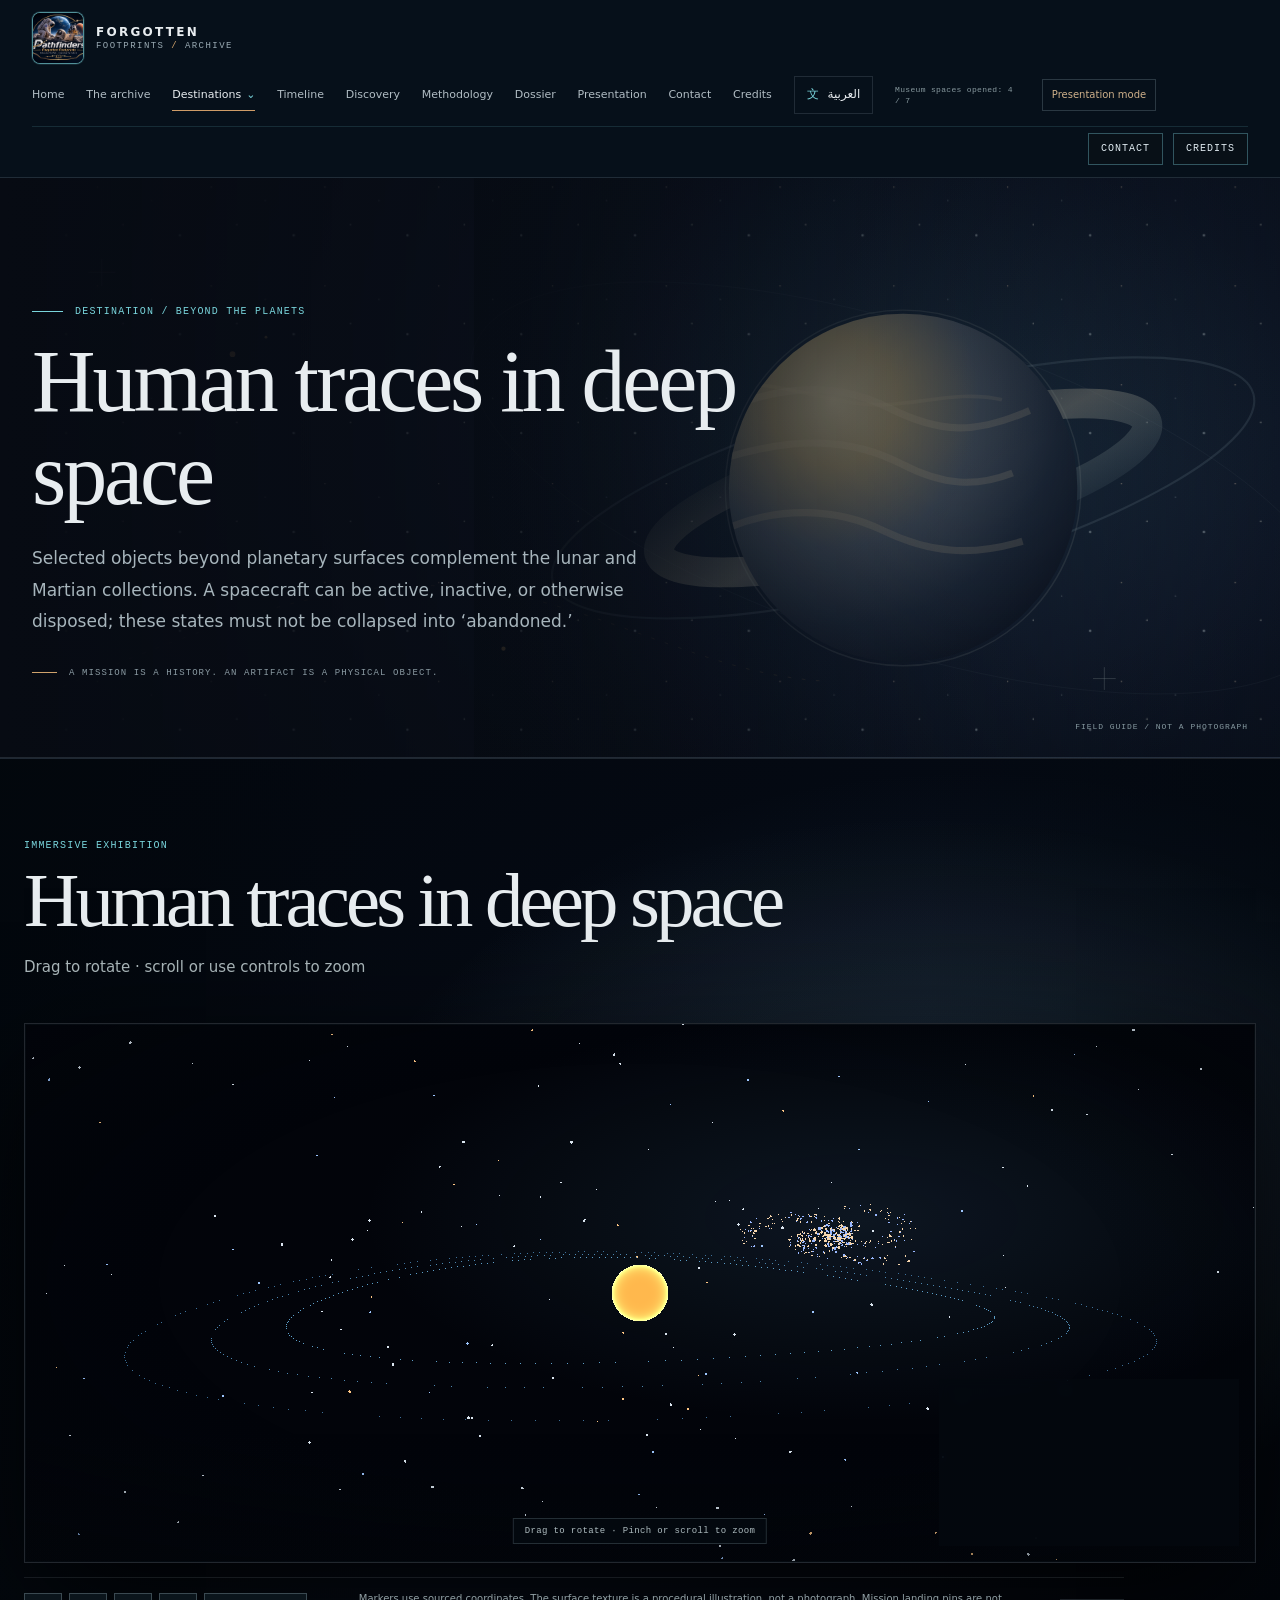
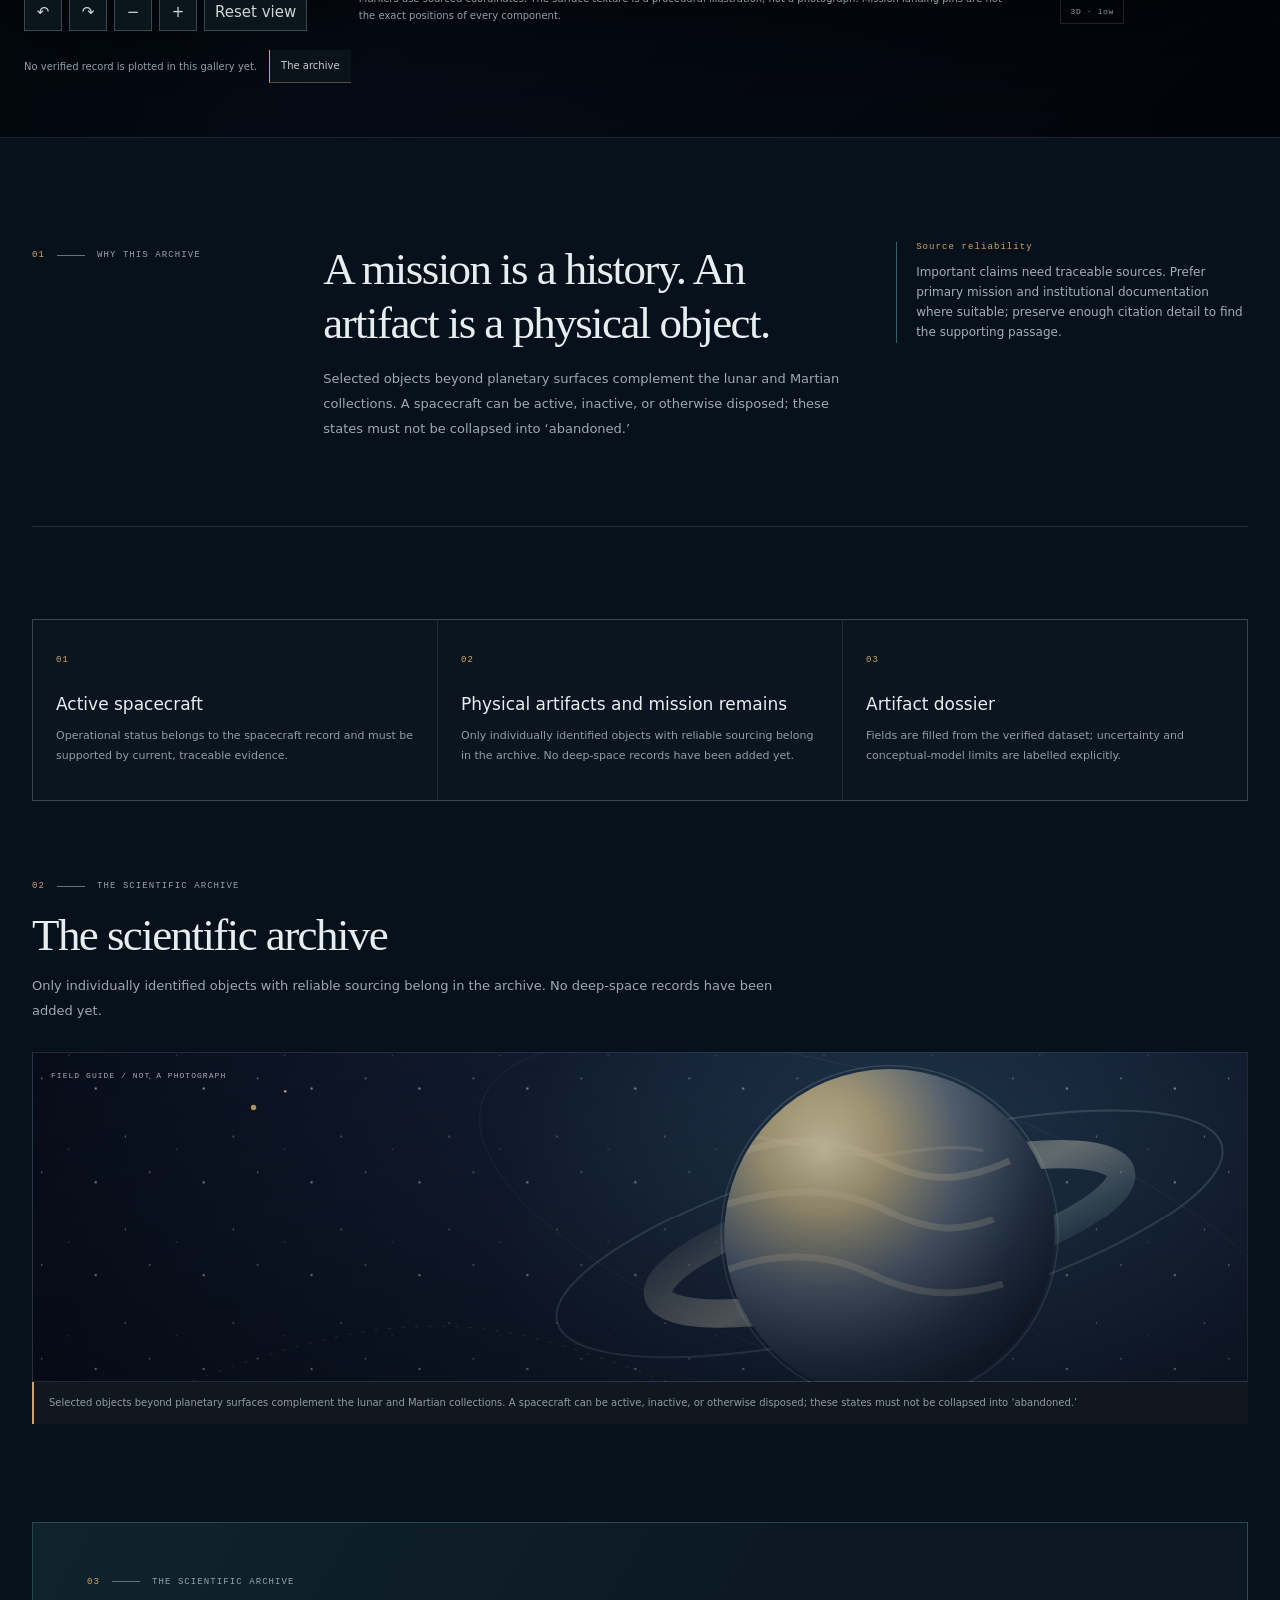
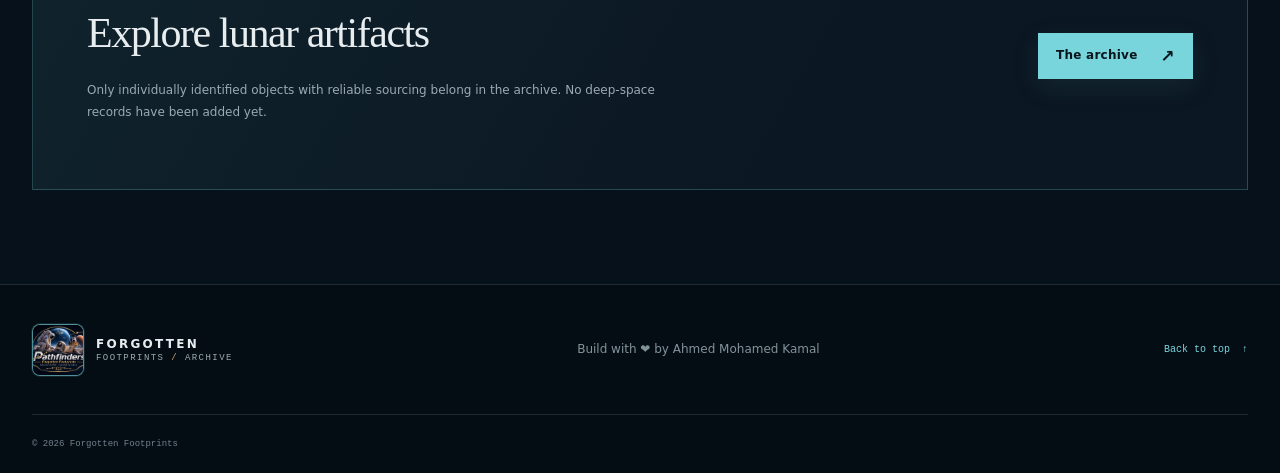
<file: pages/deep-space.html>
<!doctype html>
<html lang="en" dir="ltr"><head><meta charset="utf-8"><meta name="viewport" content="width=device-width,initial-scale=1"><meta name="theme-color" content="#07111b"><title>Deep Space — Forgotten Footprints</title><link rel="icon" type="image/jpeg" sizes="32x32" href="../logo/Pathfinders.jpeg"><link rel="shortcut icon" type="image/jpeg" href="../logo/Pathfinders.jpeg"><link rel="stylesheet" href="../src/css/base.css?v=20261108-r7"><link rel="stylesheet" href="../src/css/layout.css?v=20261108-r7"><link rel="stylesheet" href="../src/css/platform.css?v=20261108-r7"><script defer src="../src/js/locales.js?v=20261113-r8"></script><script defer src="../src/js/i18n.js?v=20261113-r8"></script><script defer src="../src/js/archive-data.js?v=20261108-r7"></script><script defer src="../src/js/app.js?v=20261108-r7"></script><script defer src="../src/js/museum-models.js?v=20261108-r7"></script><script defer src="../src/js/museum3d.js?v=20261108-r7"></script></head>
<body data-title-key="deepTitle"><a class="skip-link" href="#main" data-i18n="skip"></a><header class="site-header"><a class="identity" href="../index.html" aria-label="Forgotten Footprints home" data-i18n-aria="brandHome"><img class="identity-mark" src="../logo/Pathfinders.jpeg" alt="" aria-hidden="true"><span class="identity-copy"><strong>FORGOTTEN</strong><small>FOOTPRINTS <span> / </span> ARCHIVE</small></span></a><button class="menu-toggle" type="button" aria-expanded="false" aria-controls="primary-nav" data-i18n-aria="menu"><span class="menu-glyph" aria-hidden="true">☰</span><span class="menu-label" data-i18n="menuShort"></span></button><nav class="primary-nav" id="primary-nav" aria-label="Primary navigation" data-i18n-aria="primaryNav"><a href="../index.html" data-i18n="navHome"></a><a href="archive.html" data-i18n="navArchive"></a><details class="nav-destinations" aria-current="page"><summary data-i18n="navDestinations"></summary><div class="nav-destination-menu"><a href="moon.html" data-i18n="moon"></a><a href="mars.html" data-i18n="mars"></a><a href="deep-space.html" aria-current="page" data-i18n="deepSpace"></a></div></details><a href="timeline.html" data-i18n="navTimeline"></a><a href="discovery.html" data-i18n="navDiscovery"></a><a href="methodology.html" data-i18n="navMethodology"></a><a href="artifact.html" data-i18n="navDossier"></a><a href="presentation.html" data-i18n="navPresentation"></a><a href="contact.html" data-i18n="navContact"></a><a href="credits.html" data-i18n="navCredits"></a><button class="language-toggle" type="button" data-i18n-aria="languageSwitch"><span class="language-icon" aria-hidden="true">文</span><span data-language-label>العربية</span></button></nav><div class="header-utility-links" aria-label="Quick links"><a href="contact.html">Contact</a><a href="credits.html">Credits</a></div></header>
<main id="main" class="platform-main"><section class="page-intro deep-atmosphere"><p class="eyebrow"><span class="eyebrow-line"></span><span data-i18n="deepKicker"></span></p><h1 data-i18n="deepTitle"></h1><p class="lede" data-i18n="deepLead"></p><p class="intro-meta" data-i18n="deepDistinction"></p><span class="intro-visual-label" data-i18n="homePreviewLabel"></span></section><section class="museum-room museum-room-deep" data-museum-scene="deep"><div class="museum-room-heading"><p class="eyebrow" data-i18n="museumLabel"></p><h2 data-i18n="deepTitle"></h2><p data-i18n="sceneHint"></p></div><div class="scene-frame"><canvas tabindex="0" role="img" aria-label="Interactive WebGL planetary scene" data-i18n-aria="sceneCanvasLabel"></canvas><p class="scene-fallback" data-scene-fallback hidden data-i18n="sceneFallback"></p></div><div class="scene-rail"><div class="scene-controls" aria-label="Scene controls"><button type="button" data-scene-control="left" data-i18n-aria="rotateLeft">↶</button><button type="button" data-scene-control="right" data-i18n-aria="rotateRight">↷</button><button type="button" data-scene-control="out" data-i18n-aria="zoomOut">−</button><button type="button" data-scene-control="in" data-i18n-aria="zoomIn">+</button><button type="button" data-scene-control="reset" data-i18n="resetView"></button></div><p data-i18n="sceneCoordinateNote"></p></div></section><div class="page-content"><section class="editorial-band"><div class="section-marker"><span>01</span><span class="marker-line"></span><span data-i18n="sectionWhy"></span></div><div class="editorial-copy"><h2 data-i18n="deepDistinction"></h2><p data-i18n="deepLead"></p></div><aside class="editorial-aside"><strong data-i18n="methodSourceTitle"></strong><span data-i18n="methodSourceText"></span></aside></section><section class="content-section"><div class="feature-rail"><article class="feature-tile"><span class="tile-index">01</span><h3 data-i18n="deepActiveTitle"></h3><p data-i18n="deepActiveText"></p></article><article class="feature-tile"><span class="tile-index">02</span><h3 data-i18n="deepArtifactTitle"></h3><p data-i18n="deepArtifactText"></p></article><article class="feature-tile"><span class="tile-index">03</span><h3 data-i18n="dossierTitle"></h3><p data-i18n="dossierFieldsNote"></p></article></div></section><section class="content-section"><div class="content-heading"><div class="section-marker"><span>02</span><span class="marker-line"></span><span data-i18n="sectionArchive"></span></div><h2 data-i18n="archiveHeading"></h2><p data-i18n="deepArtifactText"></p></div><div class="surface-placeholder deep-surface" role="img" aria-label="Abstract orbital diagram, not a spacecraft position map" data-i18n-aria="deepMapAlt"><span class="surface-label" data-i18n="homePreviewLabel"></span><span class="surface-body"></span></div><p class="surface-disclaimer" data-i18n="deepLead"></p></section><section class="archive-entry"><div><div class="section-marker"><span>03</span><span class="marker-line"></span><span data-i18n="sectionArchive"></span></div><h2 data-i18n="artifactExploreTitle"></h2><p data-i18n="deepArtifactText"></p></div><a class="button button-primary" href="archive.html#world-deep"><span data-i18n="navArchive"></span><span aria-hidden="true">↗</span></a></section></div></main>
<footer class="site-footer"><div class="footer-main section-wrap"><a class="identity footer-identity" href="../index.html"><img class="identity-mark" src="../logo/Pathfinders.jpeg" alt="" aria-hidden="true"><span class="identity-copy"><strong>FORGOTTEN</strong><small>FOOTPRINTS <span> / </span> ARCHIVE</small></span></a><p class="footer-message">Build with ❤️ by Ahmed Mohamed Kamal</p><a class="back-top" href="#main"><span data-i18n="backTop"></span><span aria-hidden="true">↑</span></a></div><div class="footer-bottom section-wrap"><span>© <span data-year></span> <span data-i18n="footerName"></span></span></div></footer></body></html>
</file>
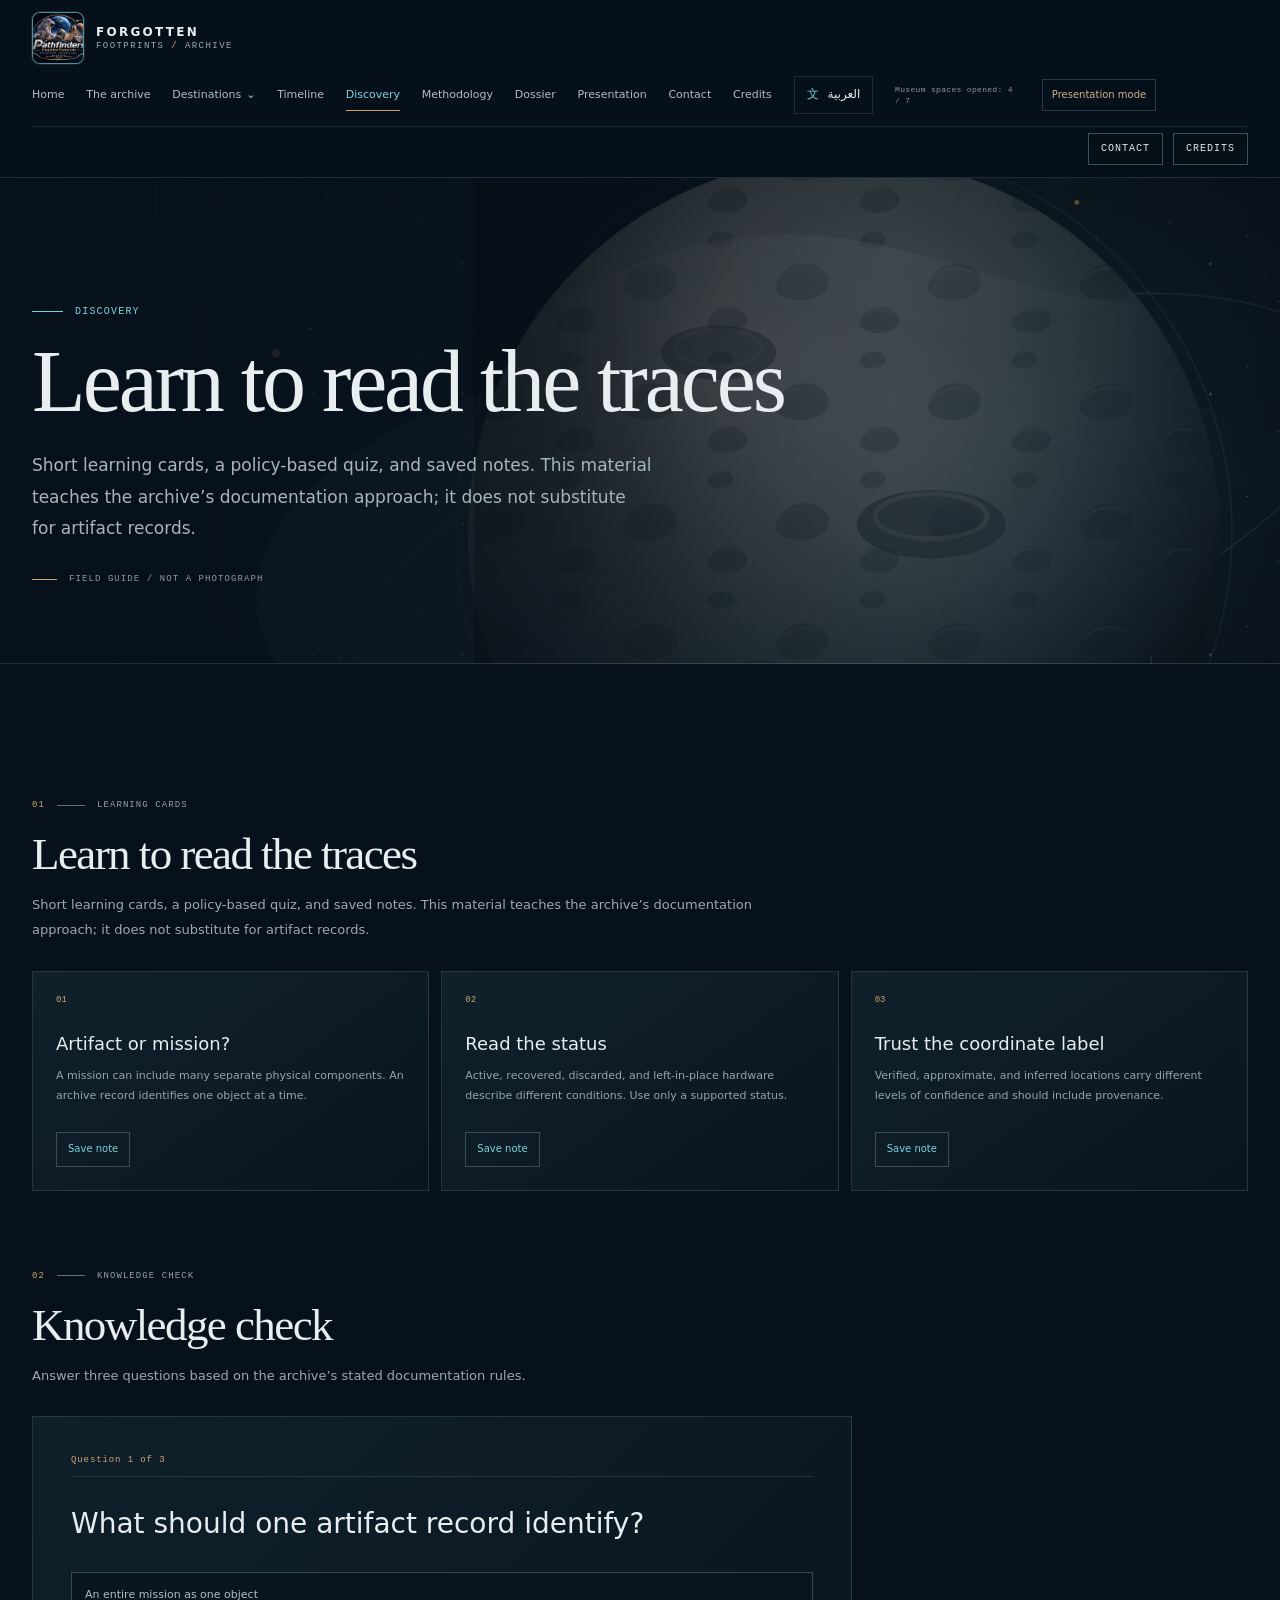
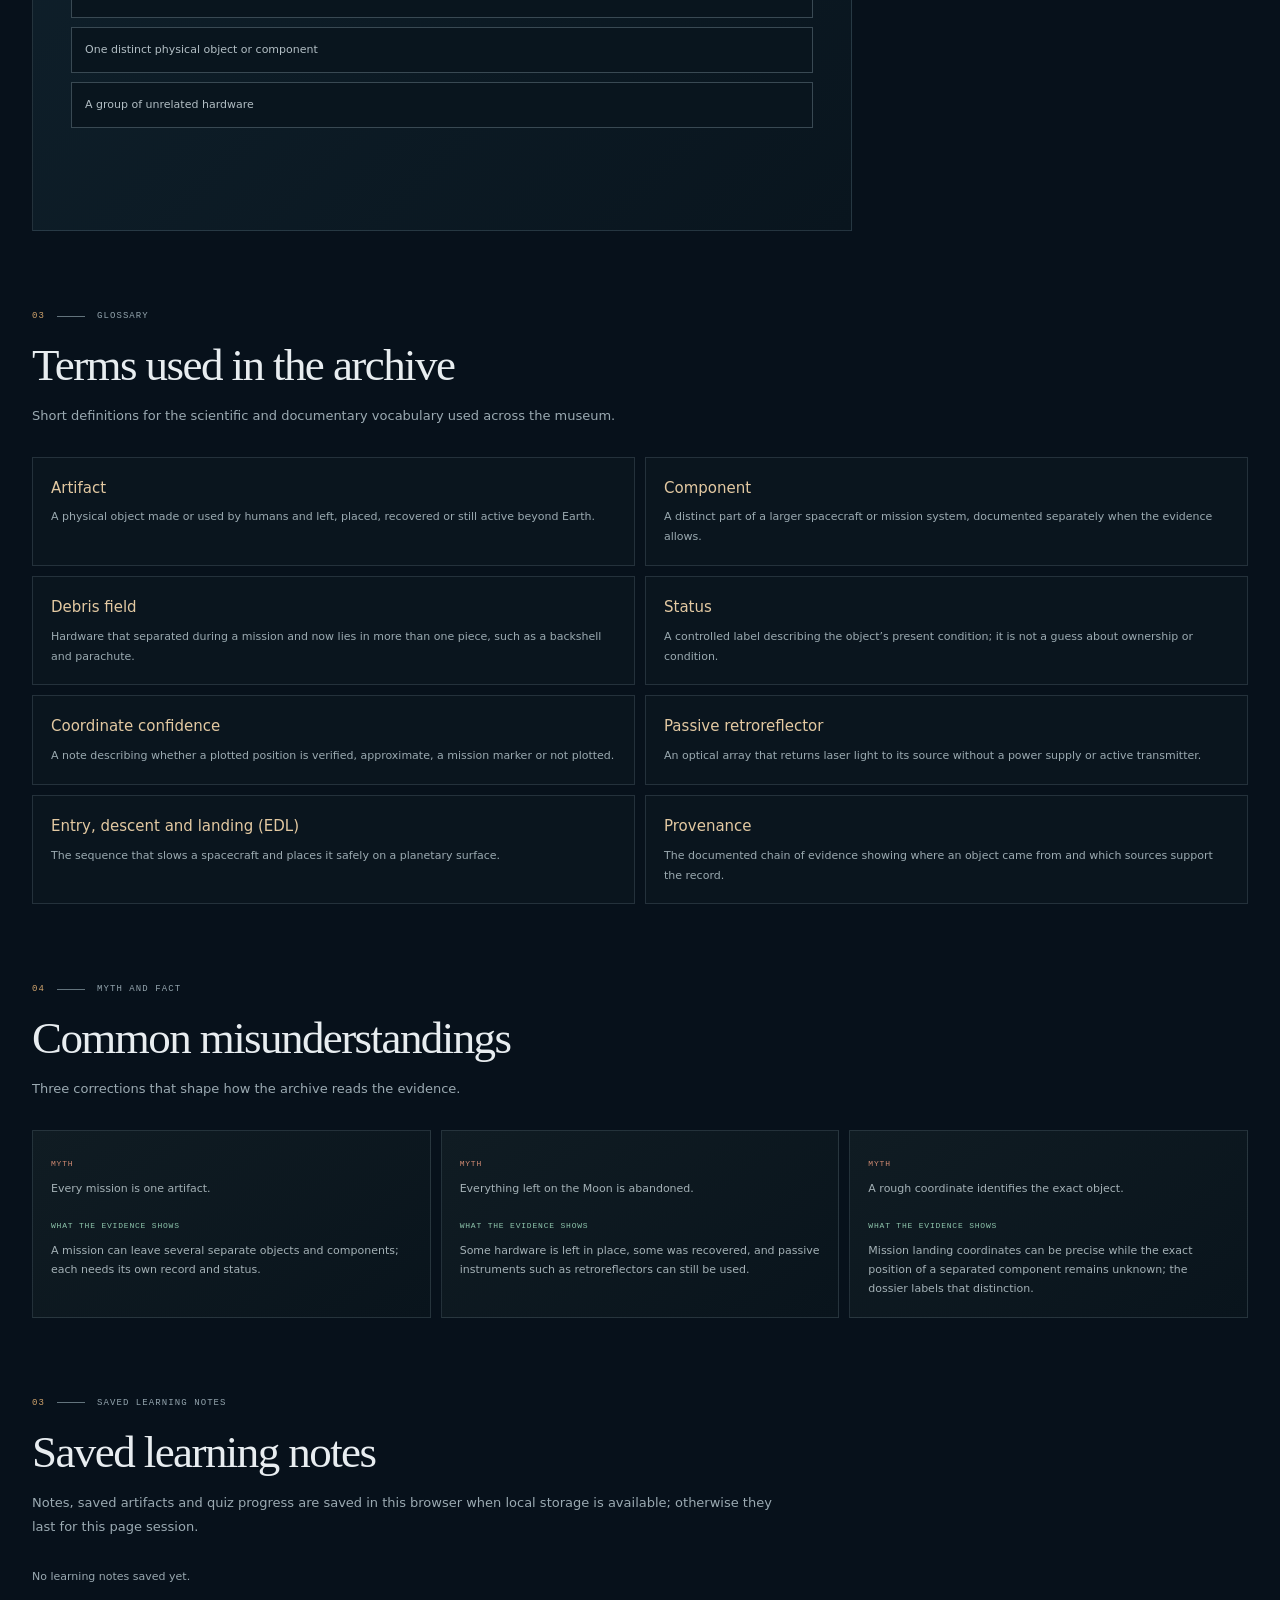
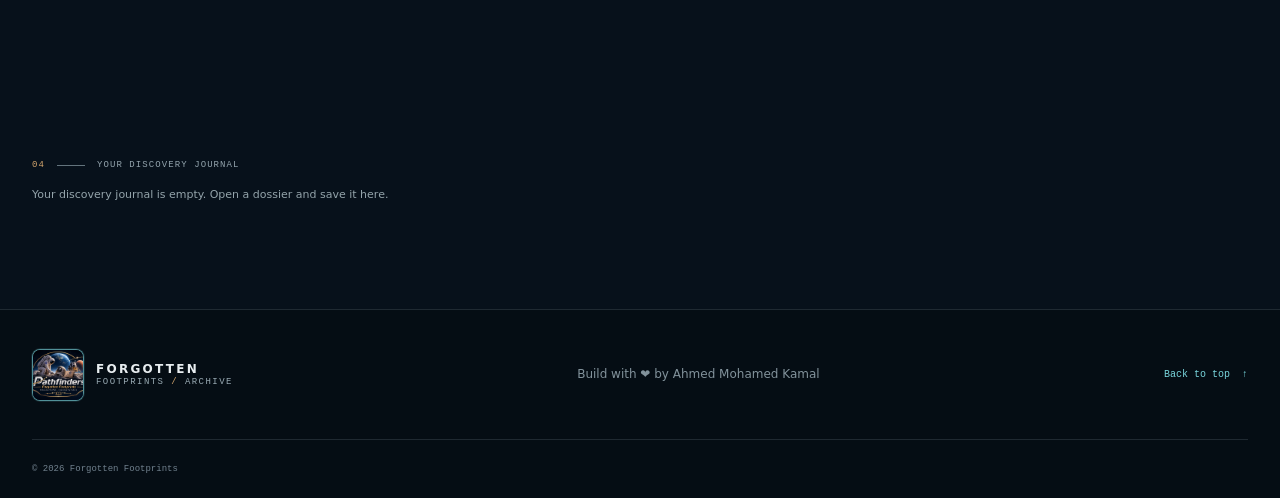
<file: pages/discovery.html>
<!doctype html>
<html lang="en" dir="ltr"><head><meta charset="utf-8"><meta name="viewport" content="width=device-width,initial-scale=1"><meta name="theme-color" content="#07111b"><title>Discovery and Learning — Forgotten Footprints</title><link rel="icon" type="image/jpeg" sizes="32x32" href="../logo/Pathfinders.jpeg"><link rel="shortcut icon" type="image/jpeg" href="../logo/Pathfinders.jpeg"><link rel="stylesheet" href="../src/css/base.css?v=20261108-r7"><link rel="stylesheet" href="../src/css/layout.css?v=20261108-r7"><link rel="stylesheet" href="../src/css/platform.css?v=20261108-r7"><script defer src="../src/js/locales.js?v=20261113-r8"></script><script defer src="../src/js/i18n.js?v=20261113-r8"></script><script defer src="../src/js/archive-data.js?v=20261108-r7"></script><script defer src="../src/js/app.js?v=20261108-r7"></script></head>
<body data-title-key="discoveryHeading"><a class="skip-link" href="#main" data-i18n="skip"></a><header class="site-header"><a class="identity" href="../index.html" aria-label="Forgotten Footprints home" data-i18n-aria="brandHome"><img class="identity-mark" src="../logo/Pathfinders.jpeg" alt="" aria-hidden="true"><span class="identity-copy"><strong>FORGOTTEN</strong><small>FOOTPRINTS <span> / </span> ARCHIVE</small></span></a><button class="menu-toggle" type="button" aria-expanded="false" aria-controls="primary-nav" data-i18n-aria="menu"><span class="menu-glyph" aria-hidden="true">☰</span><span class="menu-label" data-i18n="menuShort"></span></button><nav class="primary-nav" id="primary-nav" aria-label="Primary navigation" data-i18n-aria="primaryNav"><a href="../index.html" data-i18n="navHome"></a><a href="archive.html" data-i18n="navArchive"></a><details class="nav-destinations"><summary data-i18n="navDestinations"></summary><div class="nav-destination-menu"><a href="moon.html" data-i18n="moon"></a><a href="mars.html" data-i18n="mars"></a><a href="deep-space.html" data-i18n="deepSpace"></a></div></details><a href="timeline.html" data-i18n="navTimeline"></a><a href="discovery.html" aria-current="page" data-i18n="navDiscovery"></a><a href="methodology.html" data-i18n="navMethodology"></a><a href="artifact.html" data-i18n="navDossier"></a><a href="presentation.html" data-i18n="navPresentation"></a><a href="contact.html" data-i18n="navContact"></a><a href="credits.html" data-i18n="navCredits"></a><button class="language-toggle" type="button" data-i18n-aria="languageSwitch"><span class="language-icon" aria-hidden="true">文</span><span data-language-label>العربية</span></button></nav><div class="header-utility-links" aria-label="Quick links"><a href="contact.html">Contact</a><a href="credits.html">Credits</a></div></header>
<main id="main" class="platform-main" data-discovery><section class="page-intro discovery-atmosphere"><p class="eyebrow"><span class="eyebrow-line"></span><span data-i18n="navDiscovery"></span></p><h1 data-i18n="discoveryHeading"></h1><p class="lede" data-i18n="discoveryIntro"></p><p class="intro-meta" data-i18n="homePreviewLabel"></p></section><div class="page-content"><section class="content-section"><div class="content-heading"><div class="section-marker"><span>01</span><span class="marker-line"></span><span data-i18n="learningCards"></span></div><h2 data-i18n="discoveryHeading"></h2><p data-i18n="discoveryIntro"></p></div><div class="learning-grid"><article class="learning-card" data-learning-card="identity" data-title-key="cardArtifactTitle"><span class="tile-index">01</span><h3 data-i18n="cardArtifactTitle"></h3><p data-i18n="cardArtifactText"></p><button type="button" data-save-learning="identity" aria-pressed="false" data-i18n="saveButton"></button></article><article class="learning-card" data-learning-card="status" data-title-key="cardStatusTitle"><span class="tile-index">02</span><h3 data-i18n="cardStatusTitle"></h3><p data-i18n="cardStatusText"></p><button type="button" data-save-learning="status" aria-pressed="false" data-i18n="saveButton"></button></article><article class="learning-card" data-learning-card="coordinates" data-title-key="cardCoordinatesTitle"><span class="tile-index">03</span><h3 data-i18n="cardCoordinatesTitle"></h3><p data-i18n="cardCoordinatesText"></p><button type="button" data-save-learning="coordinates" aria-pressed="false" data-i18n="saveButton"></button></article></div></section>
<section class="content-section" id="quiz"><div class="content-heading"><div class="section-marker"><span>02</span><span class="marker-line"></span><span data-i18n="quizHeading"></span></div><h2 data-i18n="quizHeading"></h2><p data-i18n="quizIntro"></p></div><div class="quiz-panel" data-quiz><p class="quiz-progress" data-quiz-progress></p><h3 data-quiz-question tabindex="-1"></h3><div class="quiz-choices" data-quiz-choices></div><div class="quiz-feedback" data-quiz-feedback aria-live="polite"></div><button type="button" class="quiz-next" data-quiz-next hidden data-i18n="quizNext"></button></div></section>
<section class="content-section"><div class="content-heading"><div class="section-marker"><span>03</span><span class="marker-line"></span><span data-i18n="glossaryLabel"></span></div><h2 data-i18n="glossaryTitle"></h2><p data-i18n="glossaryText"></p></div><div class="glossary-grid" data-glossary></div></section><section class="content-section"><div class="content-heading"><div class="section-marker"><span>04</span><span class="marker-line"></span><span data-i18n="mythsLabel"></span></div><h2 data-i18n="mythsTitle"></h2><p data-i18n="mythsText"></p></div><div class="myth-grid" data-myths></div></section><section class="content-section" id="saved"><div class="content-heading"><div class="section-marker"><span>03</span><span class="marker-line"></span><span data-i18n="savedSection"></span></div><h2 data-i18n="savedSection"></h2><p data-i18n="storageNote" data-storage-note></p></div><div class="saved-learning-list" data-saved-cards aria-live="polite"></div></section></div><section class="page-content discovery-journal" data-saved-artifacts><div class="section-marker"><span>04</span><span class="marker-line"></span><span data-i18n="journalLabel"></span></div><div data-saved-artifact-list></div></section></main>
<footer class="site-footer"><div class="footer-main section-wrap"><a class="identity footer-identity" href="../index.html"><img class="identity-mark" src="../logo/Pathfinders.jpeg" alt="" aria-hidden="true"><span class="identity-copy"><strong>FORGOTTEN</strong><small>FOOTPRINTS <span> / </span> ARCHIVE</small></span></a><p class="footer-message">Build with ❤️ by Ahmed Mohamed Kamal</p><a class="back-top" href="#main"><span data-i18n="backTop"></span><span aria-hidden="true">↑</span></a></div><div class="footer-bottom section-wrap"><span>© <span data-year></span> <span data-i18n="footerName"></span></span></div></footer></body></html>
</file>
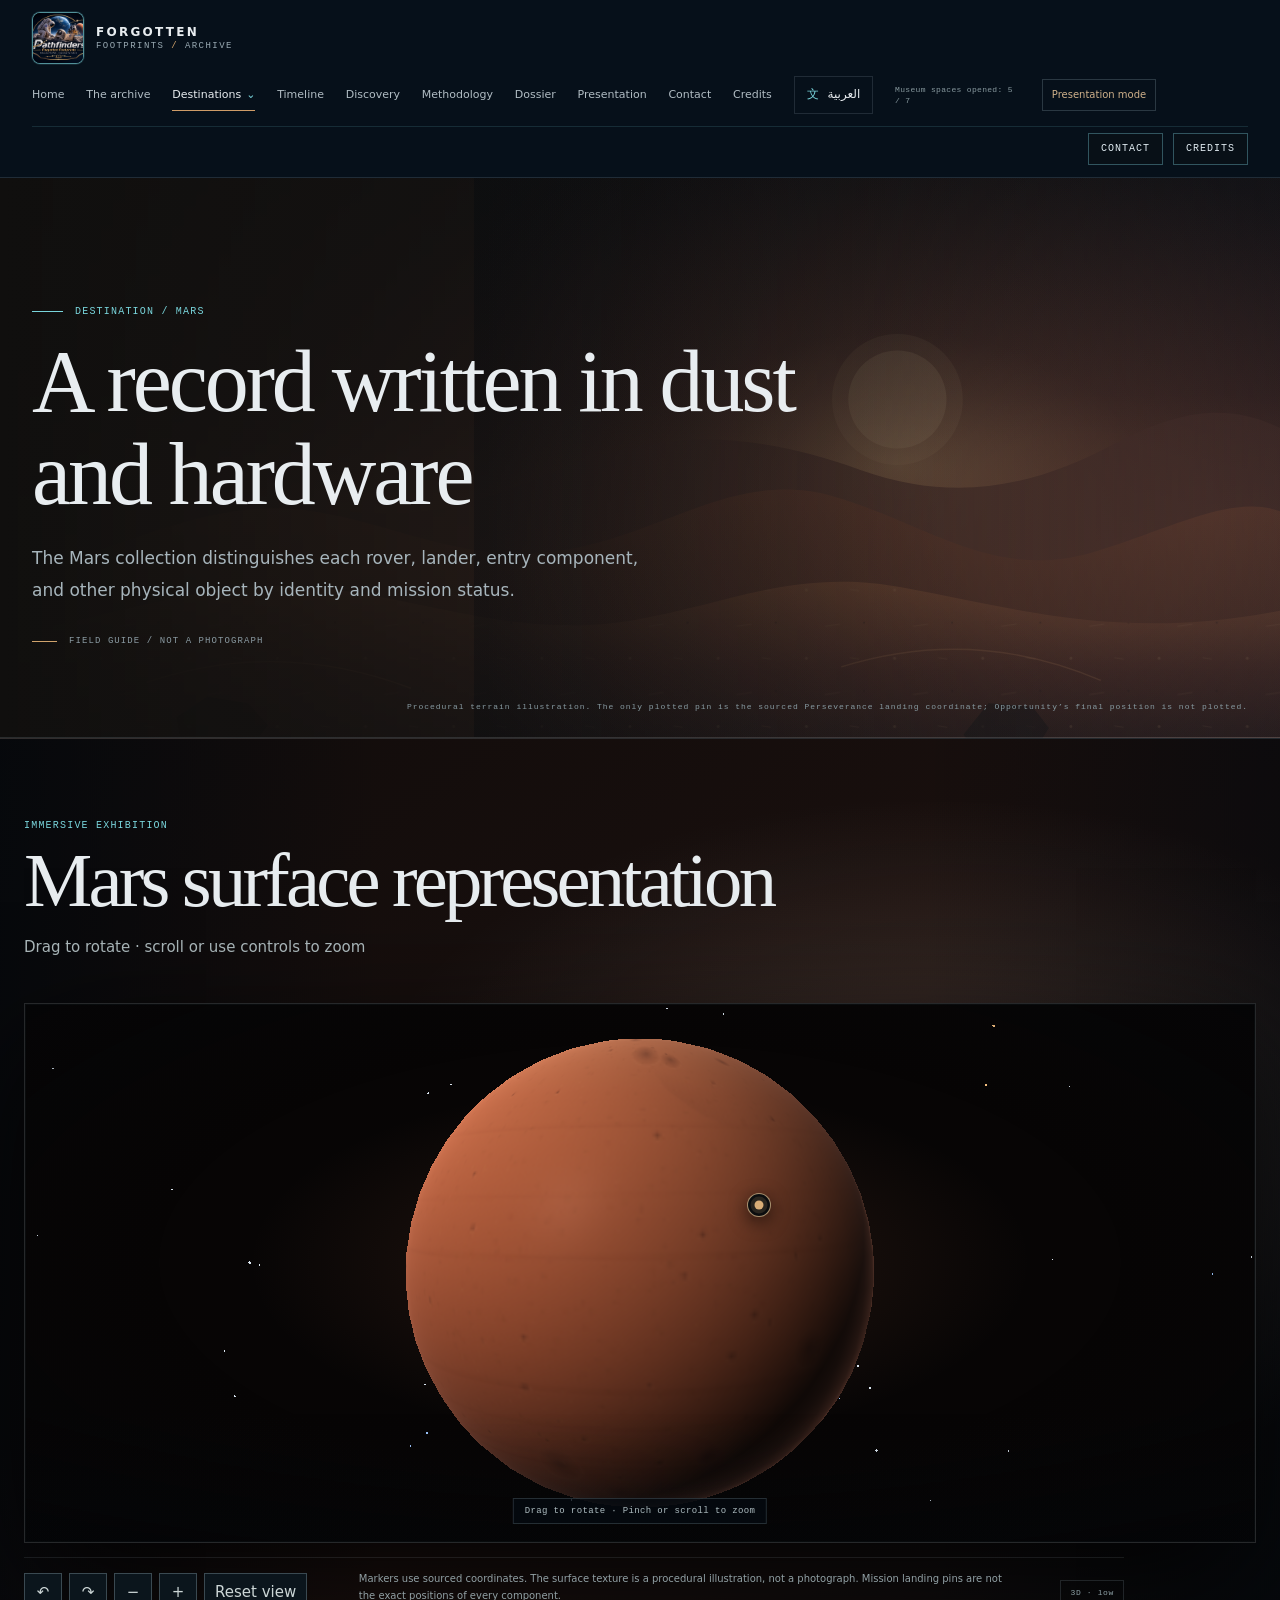
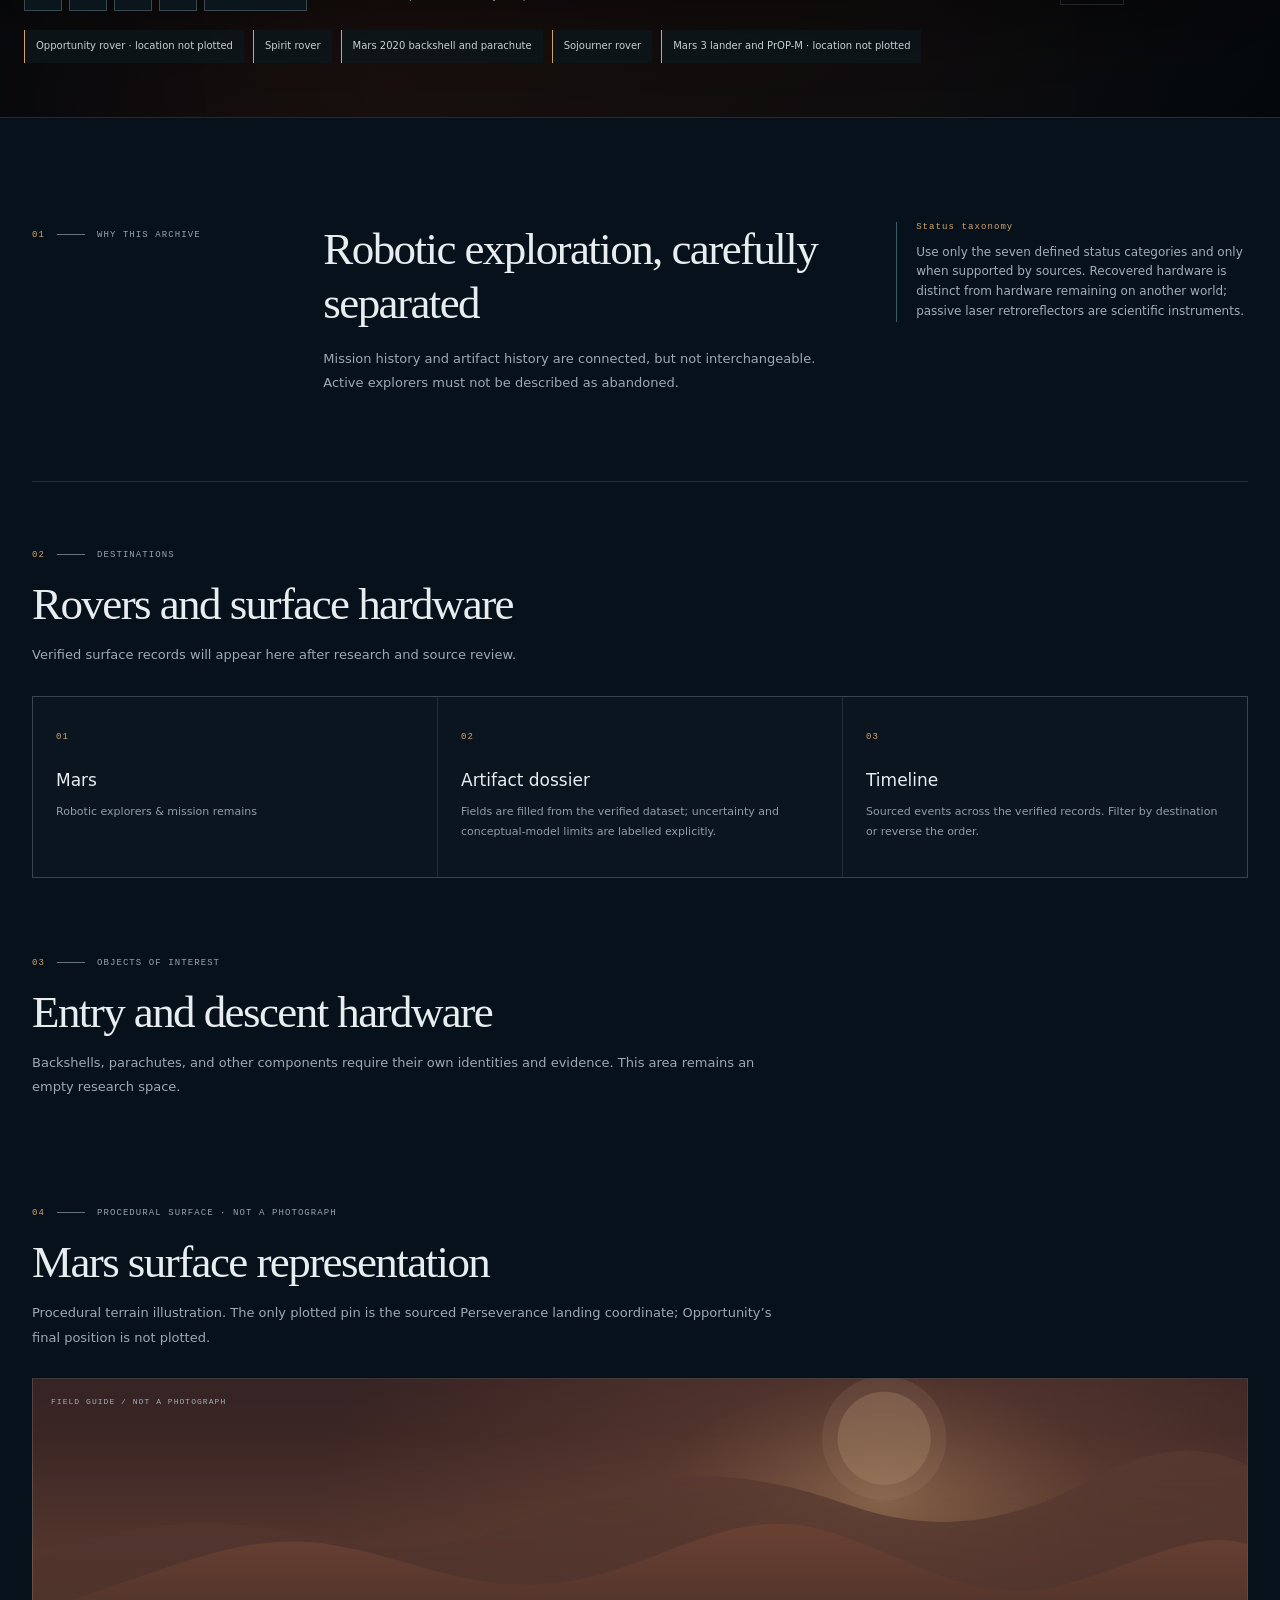
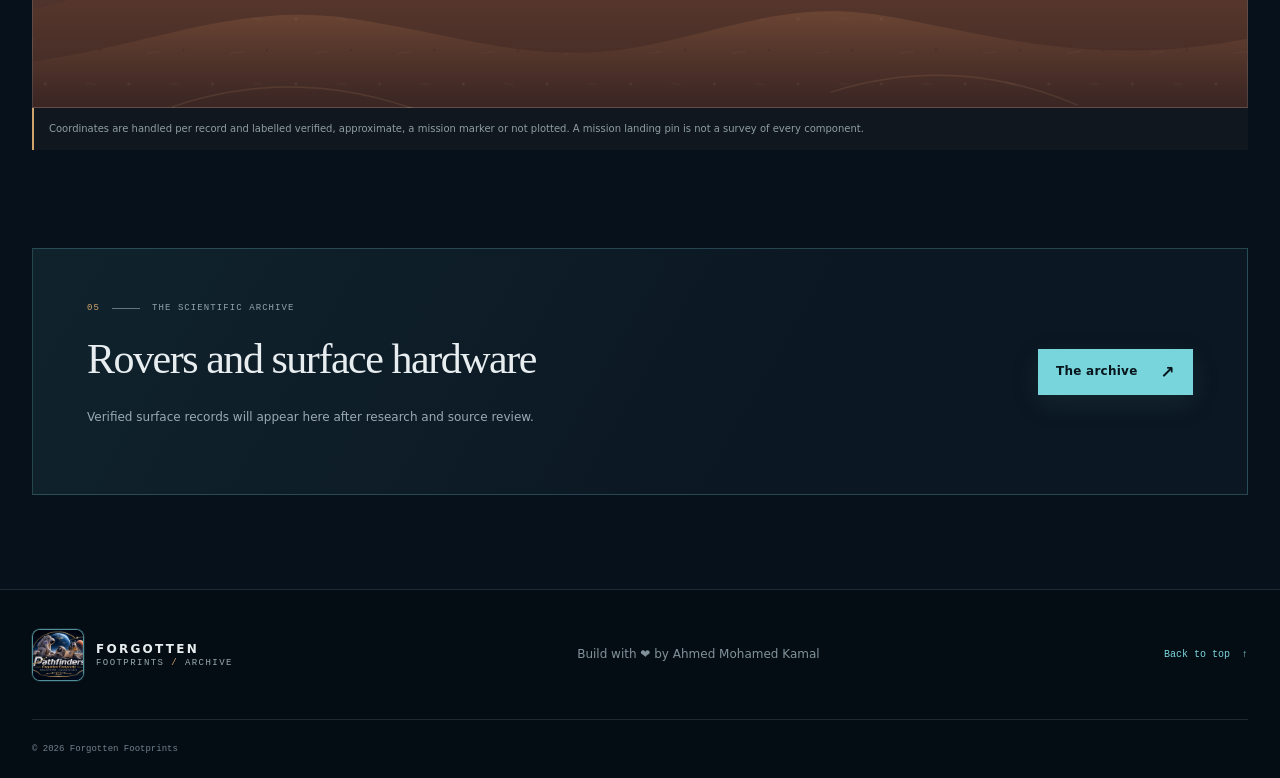
<file: pages/mars.html>
<!doctype html>
<html lang="en" dir="ltr"><head><meta charset="utf-8"><meta name="viewport" content="width=device-width,initial-scale=1"><meta name="theme-color" content="#07111b"><title>Mars Exploration — Forgotten Footprints</title><link rel="icon" type="image/jpeg" sizes="32x32" href="../logo/Pathfinders.jpeg"><link rel="shortcut icon" type="image/jpeg" href="../logo/Pathfinders.jpeg"><link rel="stylesheet" href="../src/css/base.css?v=20261108-r7"><link rel="stylesheet" href="../src/css/layout.css?v=20261108-r7"><link rel="stylesheet" href="../src/css/platform.css?v=20261108-r7"><script defer src="../src/js/locales.js?v=20261113-r8"></script><script defer src="../src/js/i18n.js?v=20261113-r8"></script><script defer src="../src/js/archive-data.js?v=20261108-r7"></script><script defer src="../src/js/app.js?v=20261108-r7"></script><script defer src="../src/js/museum-models.js?v=20261108-r7"></script><script defer src="../src/js/museum3d.js?v=20261108-r7"></script></head>
<body data-title-key="marsTitle"><a class="skip-link" href="#main" data-i18n="skip"></a><header class="site-header"><a class="identity" href="../index.html" aria-label="Forgotten Footprints home" data-i18n-aria="brandHome"><img class="identity-mark" src="../logo/Pathfinders.jpeg" alt="" aria-hidden="true"><span class="identity-copy"><strong>FORGOTTEN</strong><small>FOOTPRINTS <span> / </span> ARCHIVE</small></span></a><button class="menu-toggle" type="button" aria-expanded="false" aria-controls="primary-nav" data-i18n-aria="menu"><span class="menu-glyph" aria-hidden="true">☰</span><span class="menu-label" data-i18n="menuShort"></span></button><nav class="primary-nav" id="primary-nav" aria-label="Primary navigation" data-i18n-aria="primaryNav"><a href="../index.html" data-i18n="navHome"></a><a href="archive.html" data-i18n="navArchive"></a><details class="nav-destinations" aria-current="page"><summary data-i18n="navDestinations"></summary><div class="nav-destination-menu"><a href="moon.html" data-i18n="moon"></a><a href="mars.html" aria-current="page" data-i18n="mars"></a><a href="deep-space.html" data-i18n="deepSpace"></a></div></details><a href="timeline.html" data-i18n="navTimeline"></a><a href="discovery.html" data-i18n="navDiscovery"></a><a href="methodology.html" data-i18n="navMethodology"></a><a href="artifact.html" data-i18n="navDossier"></a><a href="presentation.html" data-i18n="navPresentation"></a><a href="contact.html" data-i18n="navContact"></a><a href="credits.html" data-i18n="navCredits"></a><button class="language-toggle" type="button" data-i18n-aria="languageSwitch"><span class="language-icon" aria-hidden="true">文</span><span data-language-label>العربية</span></button></nav><div class="header-utility-links" aria-label="Quick links"><a href="contact.html">Contact</a><a href="credits.html">Credits</a></div></header>
<main id="main" class="platform-main"><section class="page-intro mars-atmosphere"><p class="eyebrow"><span class="eyebrow-line"></span><span data-i18n="marsKicker"></span></p><h1 data-i18n="marsTitle"></h1><p class="lede" data-i18n="marsLead"></p><p class="intro-meta" data-i18n="homePreviewLabel"></p><span class="intro-visual-label" data-i18n="marsMapText"></span></section><section class="museum-room museum-room-mars" data-museum-scene="mars"><div class="museum-room-heading"><p class="eyebrow" data-i18n="museumLabel"></p><h2 data-i18n="marsMapTitle"></h2><p data-i18n="sceneHint"></p></div><div class="scene-frame"><canvas tabindex="0" role="img" aria-label="Interactive WebGL planetary scene" data-i18n-aria="sceneCanvasLabel"></canvas><p class="scene-fallback" data-scene-fallback hidden data-i18n="sceneFallback"></p><button type="button" class="scene-marker" data-scene-marker="MARS-M20-BACKSHELL" data-marker-index="1" aria-label="Open artifact record"></button></div><div class="scene-rail"><div class="scene-controls" aria-label="Scene controls"><button type="button" data-scene-control="left" data-i18n-aria="rotateLeft">↶</button><button type="button" data-scene-control="right" data-i18n-aria="rotateRight">↷</button><button type="button" data-scene-control="out" data-i18n-aria="zoomOut">−</button><button type="button" data-scene-control="in" data-i18n-aria="zoomIn">+</button><button type="button" data-scene-control="reset" data-i18n="resetView"></button></div><p data-i18n="sceneCoordinateNote"></p></div></section><div class="page-content"><section class="editorial-band"><div class="section-marker"><span>01</span><span class="marker-line"></span><span data-i18n="sectionWhy"></span></div><div class="editorial-copy"><h2 data-i18n="marsHistoryTitle"></h2><p data-i18n="marsHistoryText"></p></div><aside class="editorial-aside"><strong data-i18n="methodStatusTitle"></strong><span data-i18n="methodStatusText"></span></aside></section><section class="content-section"><div class="content-heading"><div class="section-marker"><span>02</span><span class="marker-line"></span><span data-i18n="navDestinations"></span></div><h2 data-i18n="marsRoversTitle"></h2><p data-i18n="marsRoversText"></p></div><div class="feature-rail"><article class="feature-tile"><span class="tile-index">01</span><h3 data-i18n="mars"></h3><p data-i18n="marsCaption"></p></article><article class="feature-tile"><span class="tile-index">02</span><h3 data-i18n="dossierTitle"></h3><p data-i18n="dossierFieldsNote"></p></article><article class="feature-tile"><span class="tile-index">03</span><h3 data-i18n="navTimeline"></h3><p data-i18n="timelineEventNote"></p></article></div></section><section class="content-section"><div class="content-heading"><div class="section-marker"><span>03</span><span class="marker-line"></span><span data-i18n="sectionDiscoveries"></span></div><h2 data-i18n="marsDebrisTitle"></h2><p data-i18n="marsDebrisText"></p></div></section><section class="content-section"><div class="content-heading"><div class="section-marker"><span>04</span><span class="marker-line"></span><span data-i18n="mapPlaceholder"></span></div><h2 data-i18n="marsMapTitle"></h2><p data-i18n="marsMapText"></p></div><div class="surface-placeholder mars-surface" role="img" aria-label="Illustrative Mars surface representation without artifact coordinates" data-i18n-aria="marsMapAlt"><span class="surface-label" data-i18n="homePreviewLabel"></span><span class="surface-body"></span></div><p class="surface-disclaimer" data-i18n="coordinateLimit"></p></section><section class="archive-entry"><div><div class="section-marker"><span>05</span><span class="marker-line"></span><span data-i18n="sectionArchive"></span></div><h2 data-i18n="marsRoversTitle"></h2><p data-i18n="marsRoversText"></p></div><a class="button button-primary" href="archive.html#world-mars"><span data-i18n="navArchive"></span><span aria-hidden="true">↗</span></a></section></div></main>
<footer class="site-footer"><div class="footer-main section-wrap"><a class="identity footer-identity" href="../index.html"><img class="identity-mark" src="../logo/Pathfinders.jpeg" alt="" aria-hidden="true"><span class="identity-copy"><strong>FORGOTTEN</strong><small>FOOTPRINTS <span> / </span> ARCHIVE</small></span></a><p class="footer-message">Build with ❤️ by Ahmed Mohamed Kamal</p><a class="back-top" href="#main"><span data-i18n="backTop"></span><span aria-hidden="true">↑</span></a></div><div class="footer-bottom section-wrap"><span>© <span data-year></span> <span data-i18n="footerName"></span></span></div></footer></body></html>
</file>
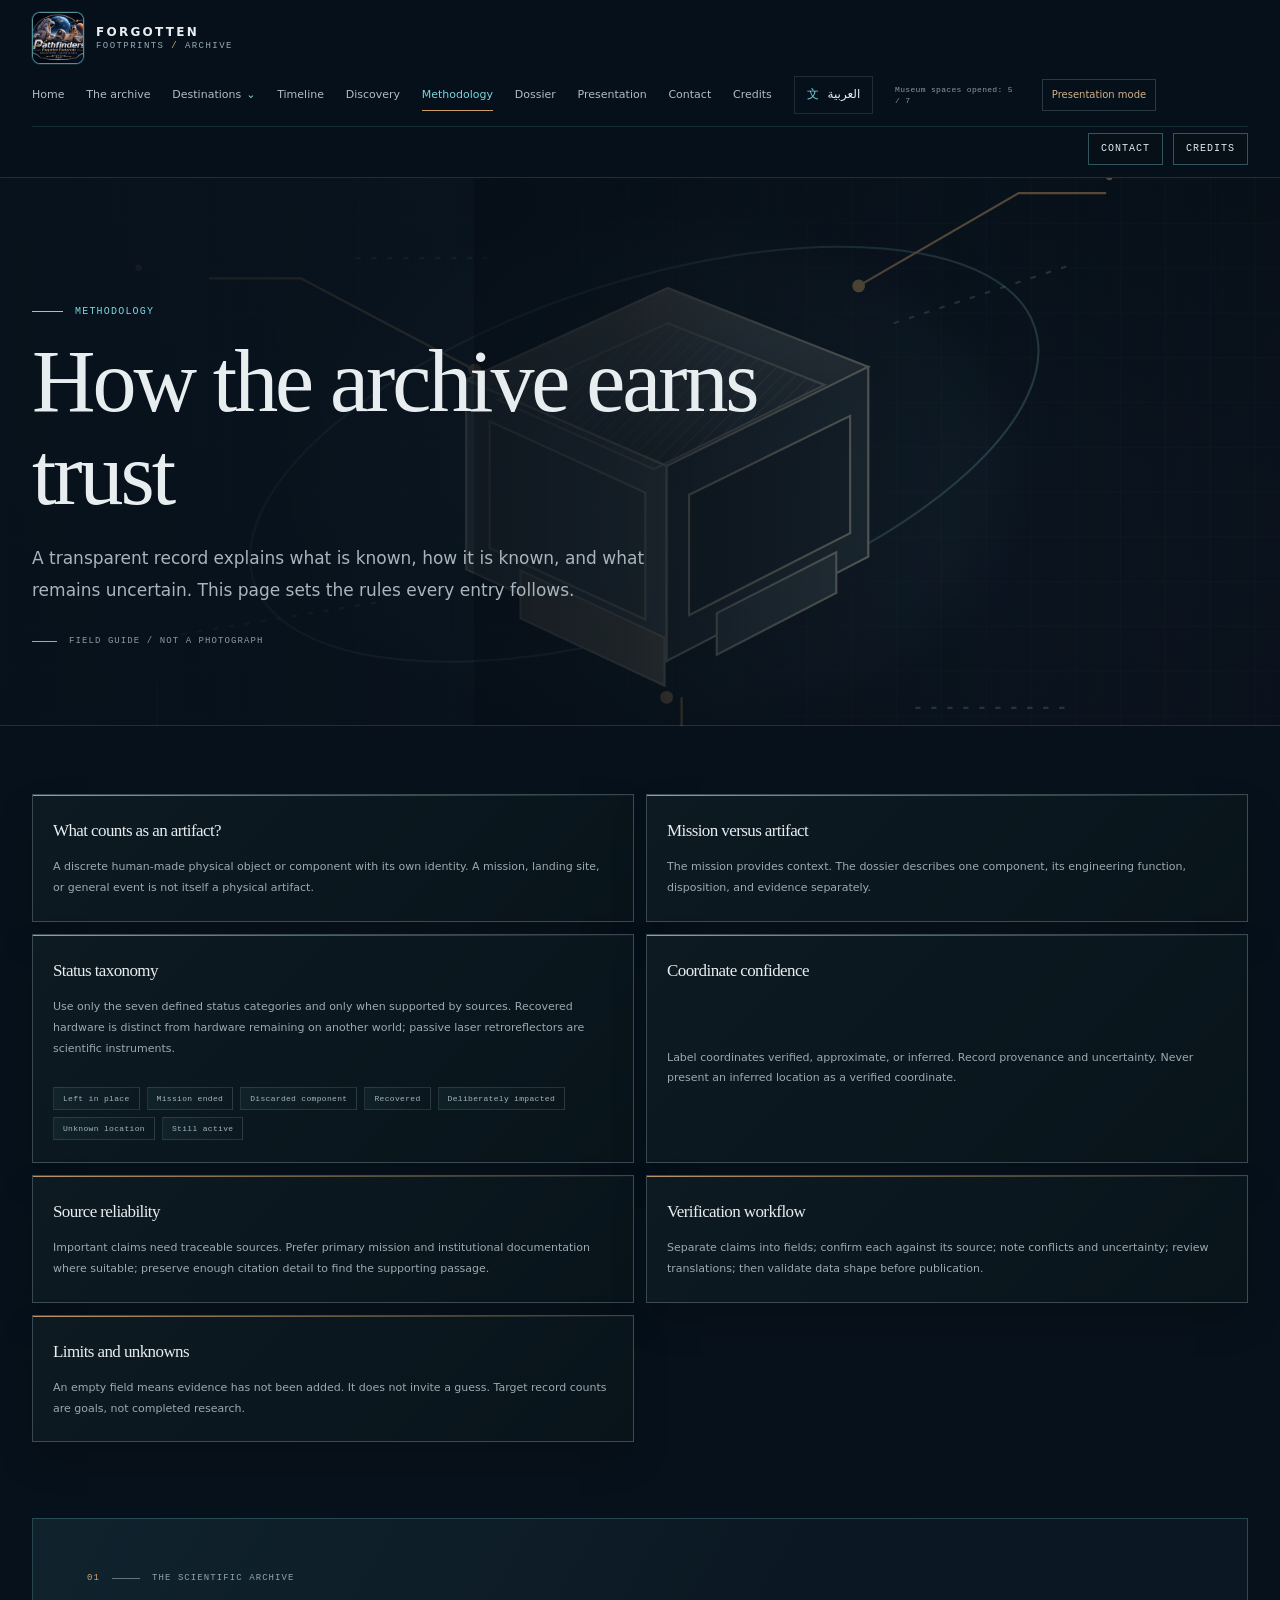
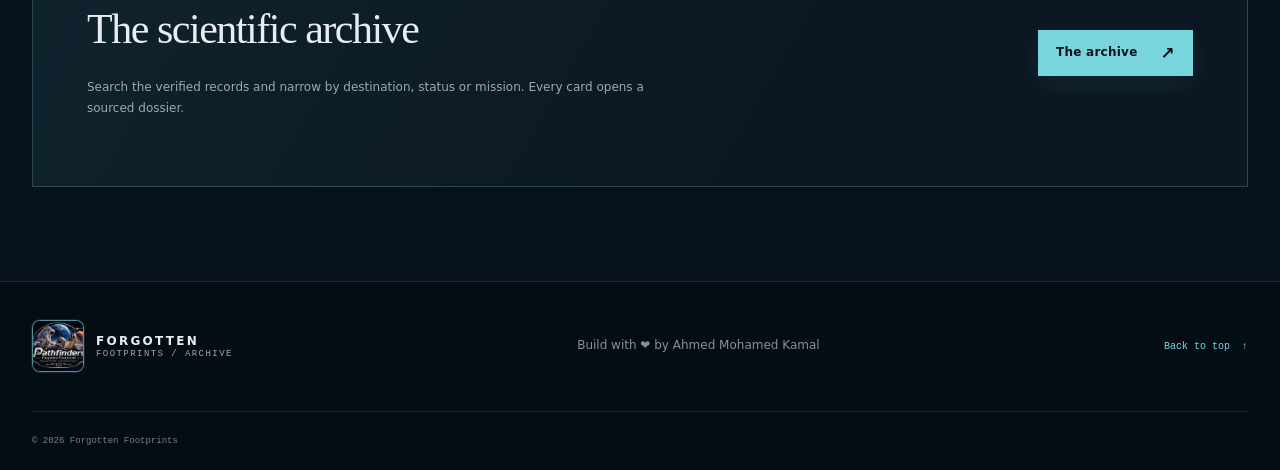
<file: pages/methodology.html>
<!doctype html>
<html lang="en" dir="ltr"><head><meta charset="utf-8"><meta name="viewport" content="width=device-width,initial-scale=1"><meta name="theme-color" content="#07111b"><title>Methodology — Forgotten Footprints</title><link rel="icon" type="image/jpeg" sizes="32x32" href="../logo/Pathfinders.jpeg"><link rel="shortcut icon" type="image/jpeg" href="../logo/Pathfinders.jpeg"><link rel="stylesheet" href="../src/css/base.css?v=20261108-r7"><link rel="stylesheet" href="../src/css/layout.css?v=20261108-r7"><link rel="stylesheet" href="../src/css/platform.css?v=20261108-r7"><script defer src="../src/js/locales.js?v=20261113-r8"></script><script defer src="../src/js/i18n.js?v=20261113-r8"></script><script defer src="../src/js/archive-data.js?v=20261108-r7"></script><script defer src="../src/js/app.js?v=20261108-r7"></script></head>
<body data-title-key="methodHeading"><a class="skip-link" href="#main" data-i18n="skip"></a><header class="site-header"><a class="identity" href="../index.html" aria-label="Forgotten Footprints home" data-i18n-aria="brandHome"><img class="identity-mark" src="../logo/Pathfinders.jpeg" alt="" aria-hidden="true"><span class="identity-copy"><strong>FORGOTTEN</strong><small>FOOTPRINTS <span> / </span> ARCHIVE</small></span></a><button class="menu-toggle" type="button" aria-expanded="false" aria-controls="primary-nav" data-i18n-aria="menu"><span class="menu-glyph" aria-hidden="true">☰</span><span class="menu-label" data-i18n="menuShort"></span></button><nav class="primary-nav" id="primary-nav" aria-label="Primary navigation" data-i18n-aria="primaryNav"><a href="../index.html" data-i18n="navHome"></a><a href="archive.html" data-i18n="navArchive"></a><details class="nav-destinations"><summary data-i18n="navDestinations"></summary><div class="nav-destination-menu"><a href="moon.html" data-i18n="moon"></a><a href="mars.html" data-i18n="mars"></a><a href="deep-space.html" data-i18n="deepSpace"></a></div></details><a href="timeline.html" data-i18n="navTimeline"></a><a href="discovery.html" data-i18n="navDiscovery"></a><a href="methodology.html" aria-current="page" data-i18n="navMethodology"></a><a href="artifact.html" data-i18n="navDossier"></a><a href="presentation.html" data-i18n="navPresentation"></a><a href="contact.html" data-i18n="navContact"></a><a href="credits.html" data-i18n="navCredits"></a><button class="language-toggle" type="button" data-i18n-aria="languageSwitch"><span class="language-icon" aria-hidden="true">文</span><span data-language-label>العربية</span></button></nav><div class="header-utility-links" aria-label="Quick links"><a href="contact.html">Contact</a><a href="credits.html">Credits</a></div></header>
<main id="main" class="platform-main"><section class="page-intro method-atmosphere"><p class="eyebrow"><span class="eyebrow-line"></span><span data-i18n="navMethodology"></span></p><h1 data-i18n="methodHeading"></h1><p class="lede" data-i18n="methodIntro"></p><p class="intro-meta" data-i18n="homePreviewLabel"></p></section><div class="page-content"><div class="method-grid">
<article class="method-card"><h2 data-i18n="methodArtifactTitle"></h2><p data-i18n="methodArtifactText"></p></article><article class="method-card"><h2 data-i18n="methodMissionTitle"></h2><p data-i18n="methodMissionText"></p></article><article class="method-card"><h2 data-i18n="methodStatusTitle"></h2><p data-i18n="methodStatusText"></p><div class="status-list"><span class="status-chip" data-i18n="statusLeft"></span><span class="status-chip" data-i18n="statusEnded"></span><span class="status-chip" data-i18n="statusDiscarded"></span><span class="status-chip" data-i18n="statusRecovered"></span><span class="status-chip" data-i18n="statusImpacted"></span><span class="status-chip" data-i18n="statusUnknown"></span><span class="status-chip" data-i18n="statusActive"></span></div></article><article class="method-card"><h2 data-i18n="methodCoordinateTitle"></h2><p data-i18n="methodCoordinateText"></p></article><article class="method-card"><h2 data-i18n="methodSourceTitle"></h2><p data-i18n="methodSourceText"></p></article><article class="method-card"><h2 data-i18n="methodVerifyTitle"></h2><p data-i18n="methodVerifyText"></p></article><article class="method-card"><h2 data-i18n="methodLimitsTitle"></h2><p data-i18n="methodLimitsText"></p></article></div><section class="archive-entry"><div><div class="section-marker"><span>01</span><span class="marker-line"></span><span data-i18n="sectionArchive"></span></div><h2 data-i18n="archiveHeading"></h2><p data-i18n="archiveIntro"></p></div><a class="button button-primary" href="archive.html"><span data-i18n="navArchive"></span><span aria-hidden="true">↗</span></a></section></div></main>
<footer class="site-footer"><div class="footer-main section-wrap"><a class="identity footer-identity" href="../index.html"><img class="identity-mark" src="../logo/Pathfinders.jpeg" alt="" aria-hidden="true"><span class="identity-copy"><strong>FORGOTTEN</strong><small>FOOTPRINTS <span> / </span> ARCHIVE</small></span></a><p class="footer-message">Build with ❤️ by Ahmed Mohamed Kamal</p><a class="back-top" href="#main"><span data-i18n="backTop"></span><span aria-hidden="true">↑</span></a></div><div class="footer-bottom section-wrap"><span>© <span data-year></span> <span data-i18n="footerName"></span></span></div></footer></body></html>
</file>
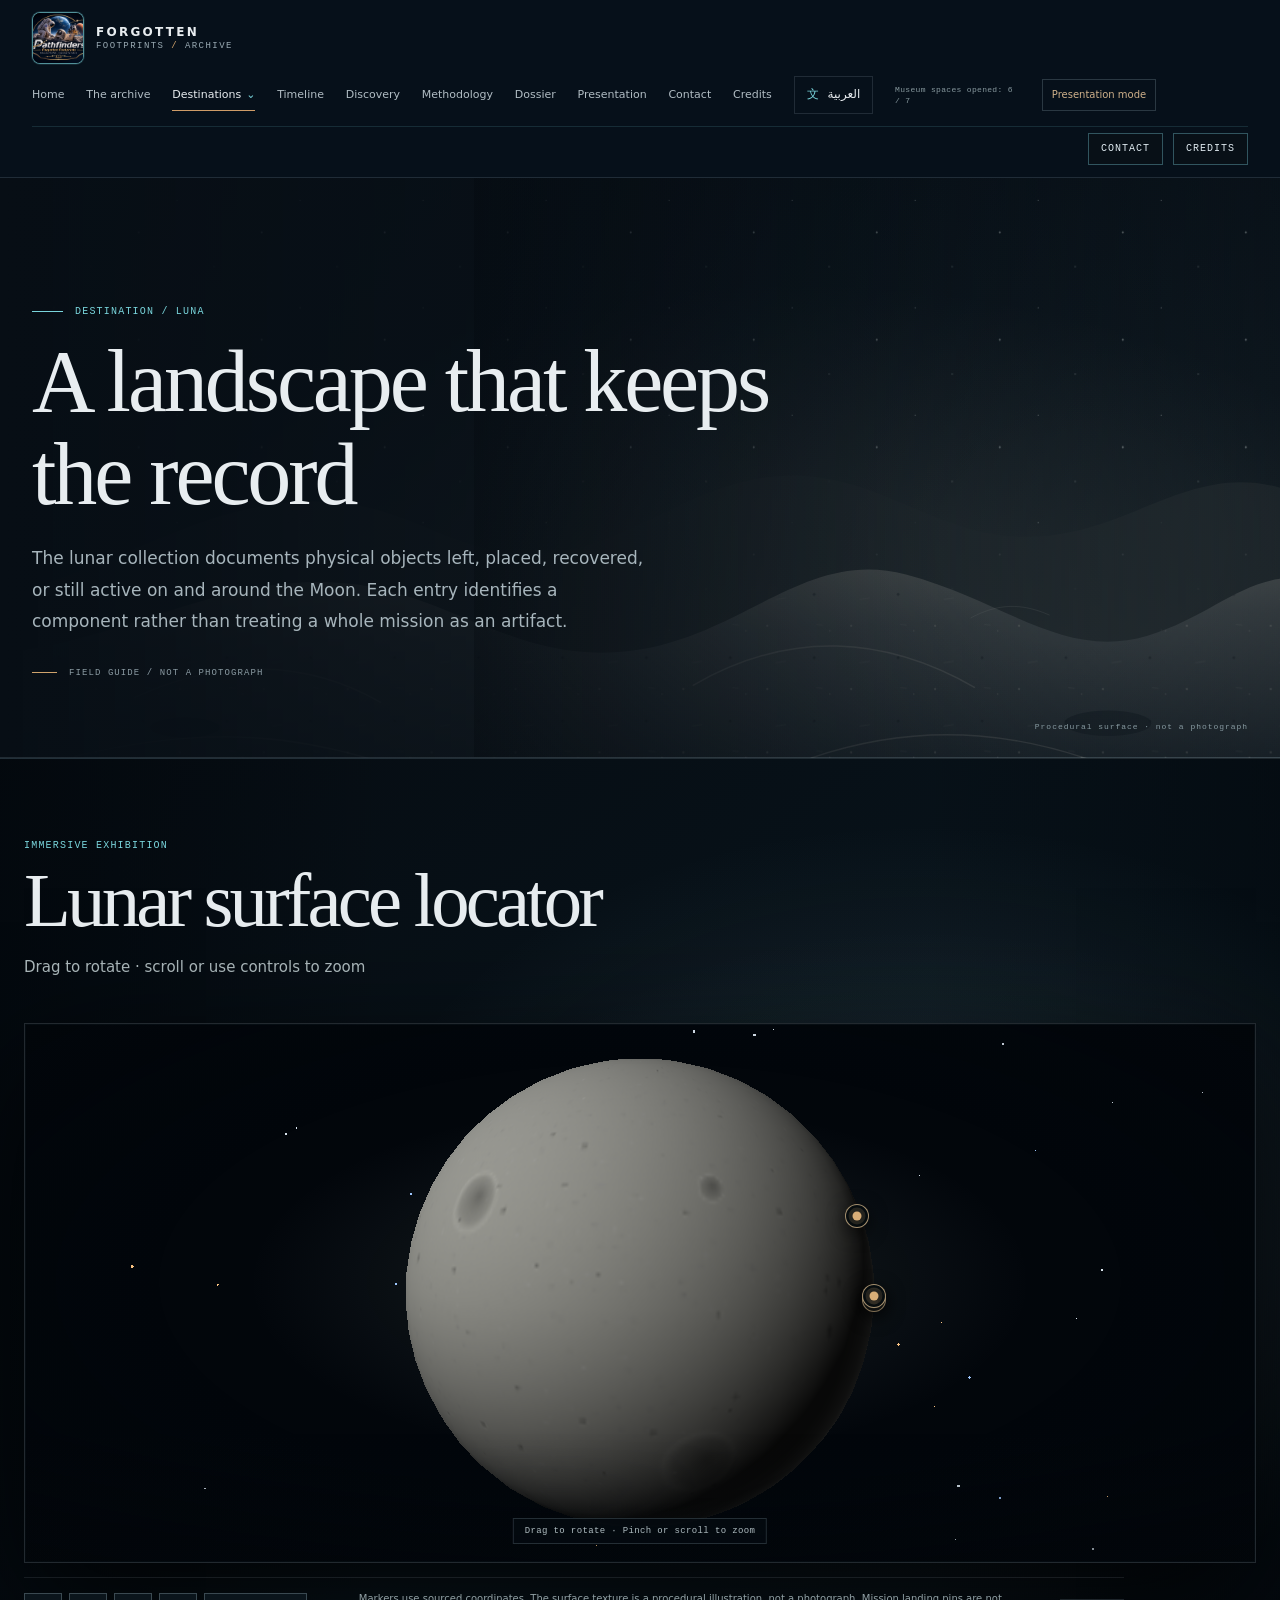
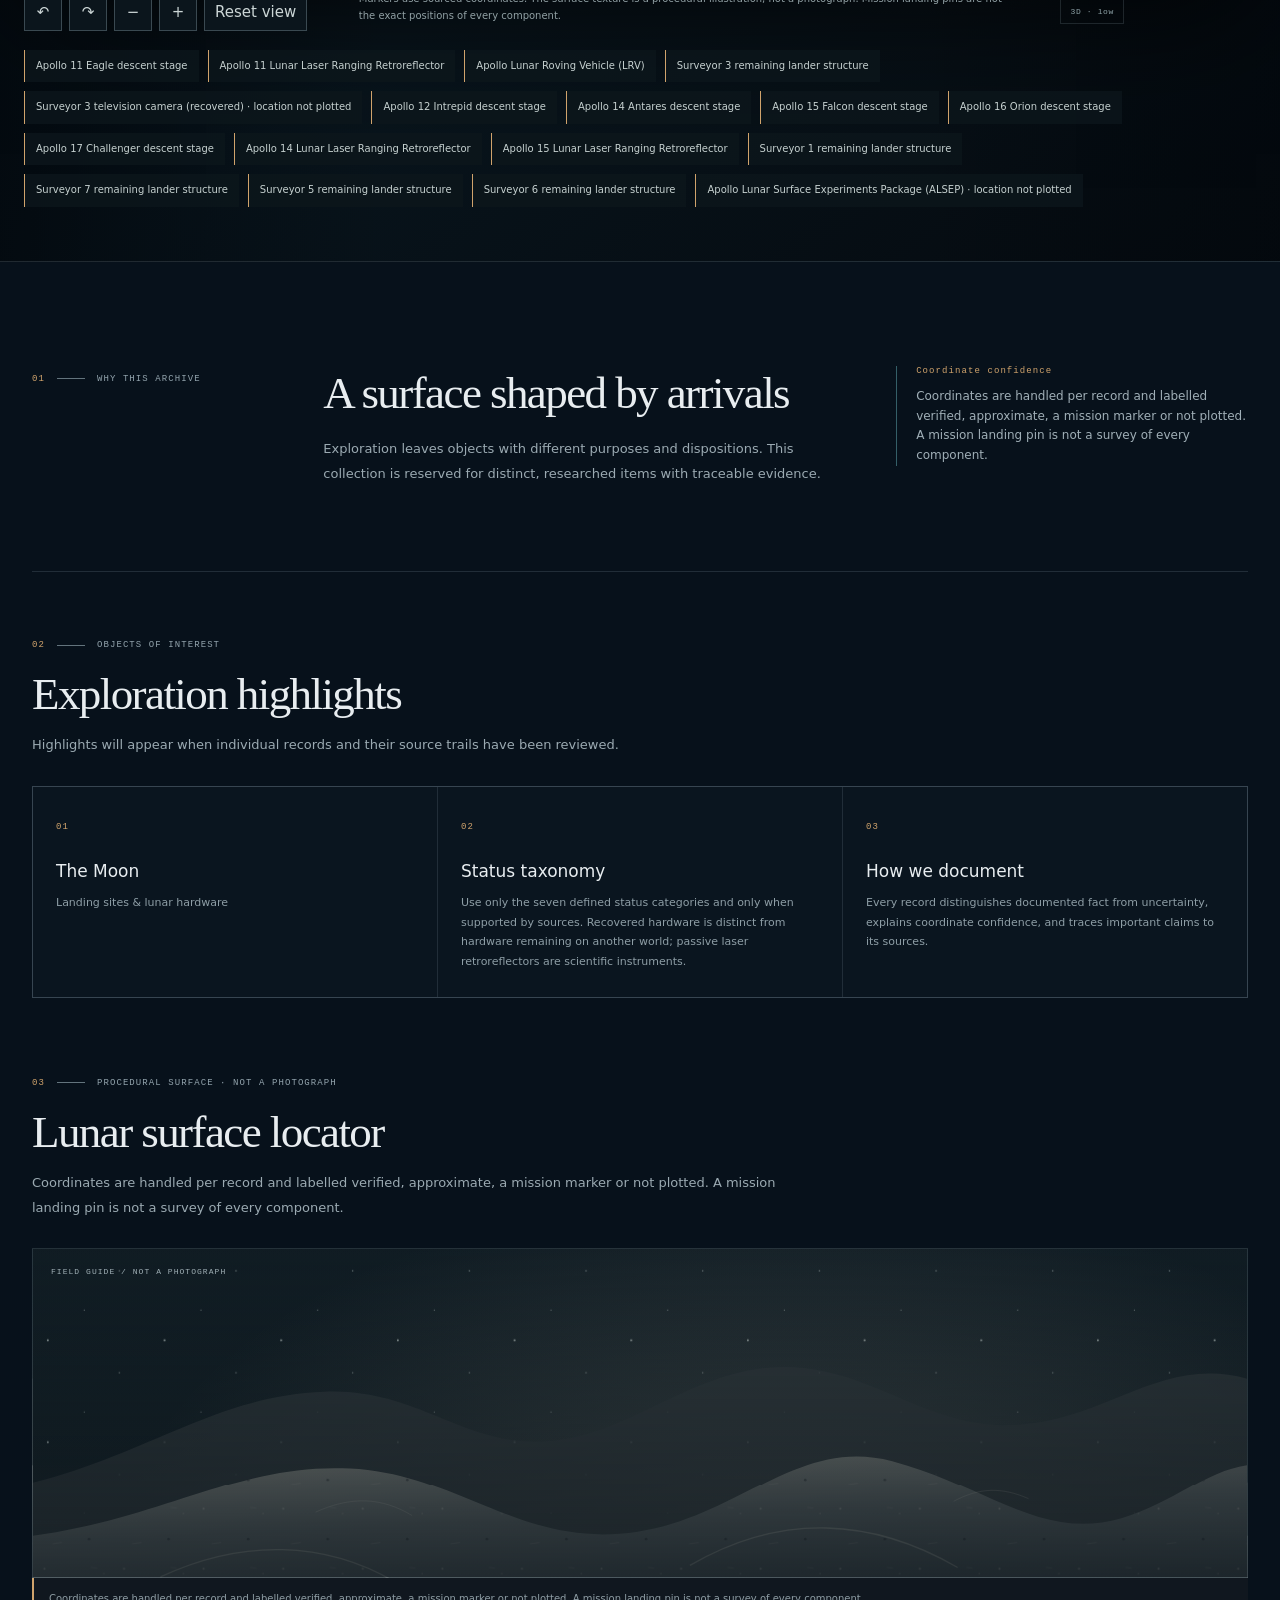
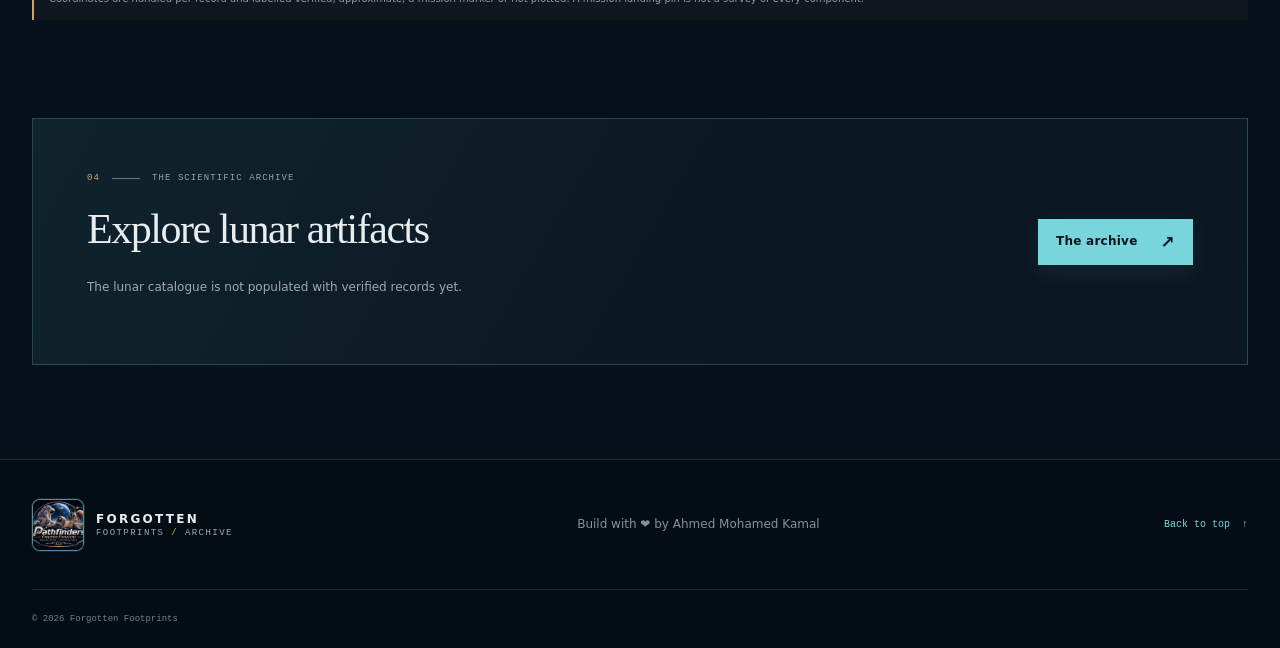
<file: pages/moon.html>
<!doctype html>
<html lang="en" dir="ltr"><head><meta charset="utf-8"><meta name="viewport" content="width=device-width,initial-scale=1"><meta name="theme-color" content="#07111b"><title>Moon Exploration — Forgotten Footprints</title><link rel="icon" type="image/jpeg" sizes="32x32" href="../logo/Pathfinders.jpeg"><link rel="shortcut icon" type="image/jpeg" href="../logo/Pathfinders.jpeg"><link rel="stylesheet" href="../src/css/base.css?v=20261108-r7"><link rel="stylesheet" href="../src/css/layout.css?v=20261108-r7"><link rel="stylesheet" href="../src/css/platform.css?v=20261108-r7"><script defer src="../src/js/locales.js?v=20261113-r8"></script><script defer src="../src/js/i18n.js?v=20261113-r8"></script><script defer src="../src/js/archive-data.js?v=20261108-r7"></script><script defer src="../src/js/app.js?v=20261108-r7"></script><script defer src="../src/js/museum-models.js?v=20261108-r7"></script><script defer src="../src/js/museum3d.js?v=20261108-r7"></script></head>
<body data-title-key="moonTitle"><a class="skip-link" href="#main" data-i18n="skip"></a><header class="site-header"><a class="identity" href="../index.html" aria-label="Forgotten Footprints home" data-i18n-aria="brandHome"><img class="identity-mark" src="../logo/Pathfinders.jpeg" alt="" aria-hidden="true"><span class="identity-copy"><strong>FORGOTTEN</strong><small>FOOTPRINTS <span> / </span> ARCHIVE</small></span></a><button class="menu-toggle" type="button" aria-expanded="false" aria-controls="primary-nav" data-i18n-aria="menu"><span class="menu-glyph" aria-hidden="true">☰</span><span class="menu-label" data-i18n="menuShort"></span></button><nav class="primary-nav" id="primary-nav" aria-label="Primary navigation" data-i18n-aria="primaryNav"><a href="../index.html" data-i18n="navHome"></a><a href="archive.html" data-i18n="navArchive"></a><details class="nav-destinations" aria-current="page"><summary data-i18n="navDestinations"></summary><div class="nav-destination-menu"><a href="moon.html" aria-current="page" data-i18n="moon"></a><a href="mars.html" data-i18n="mars"></a><a href="deep-space.html" data-i18n="deepSpace"></a></div></details><a href="timeline.html" data-i18n="navTimeline"></a><a href="discovery.html" data-i18n="navDiscovery"></a><a href="methodology.html" data-i18n="navMethodology"></a><a href="artifact.html" data-i18n="navDossier"></a><a href="presentation.html" data-i18n="navPresentation"></a><a href="contact.html" data-i18n="navContact"></a><a href="credits.html" data-i18n="navCredits"></a><button class="language-toggle" type="button" data-i18n-aria="languageSwitch"><span class="language-icon" aria-hidden="true">文</span><span data-language-label>العربية</span></button></nav><div class="header-utility-links" aria-label="Quick links"><a href="contact.html">Contact</a><a href="credits.html">Credits</a></div></header>
<main id="main" class="platform-main"><section class="page-intro moon-atmosphere"><p class="eyebrow"><span class="eyebrow-line"></span><span data-i18n="moonKicker"></span></p><h1 data-i18n="moonTitle"></h1><p class="lede" data-i18n="moonLead"></p><p class="intro-meta" data-i18n="homePreviewLabel"></p><span class="intro-visual-label" data-i18n="mapPlaceholder"></span></section><section class="museum-room museum-room-moon" data-museum-scene="moon"><div class="museum-room-heading"><p class="eyebrow" data-i18n="museumLabel"></p><h2 data-i18n="moonMapTitle"></h2><p data-i18n="sceneHint"></p></div><div class="scene-frame"><canvas tabindex="0" role="img" aria-label="Interactive WebGL planetary scene" data-i18n-aria="sceneCanvasLabel"></canvas><p class="scene-fallback" data-scene-fallback hidden data-i18n="sceneFallback"></p><button type="button" class="scene-marker" data-scene-marker="MOON-AP11-LMDS" data-marker-index="1" aria-label="Open artifact record"></button><button type="button" class="scene-marker" data-scene-marker="MOON-AP11-LRRR" data-marker-index="2" aria-label="Open artifact record"></button><button type="button" class="scene-marker" data-scene-marker="MOON-AP15-LRV" data-marker-index="3" aria-label="Open artifact record"></button></div><div class="scene-rail"><div class="scene-controls" aria-label="Scene controls"><button type="button" data-scene-control="left" data-i18n-aria="rotateLeft">↶</button><button type="button" data-scene-control="right" data-i18n-aria="rotateRight">↷</button><button type="button" data-scene-control="out" data-i18n-aria="zoomOut">−</button><button type="button" data-scene-control="in" data-i18n-aria="zoomIn">+</button><button type="button" data-scene-control="reset" data-i18n="resetView"></button></div><p data-i18n="sceneCoordinateNote"></p></div></section><div class="page-content"><section class="editorial-band"><div class="section-marker"><span>01</span><span class="marker-line"></span><span data-i18n="sectionWhy"></span></div><div class="editorial-copy"><h2 data-i18n="moonOverviewTitle"></h2><p data-i18n="moonOverviewText"></p></div><aside class="editorial-aside"><strong data-i18n="methodCoordinateTitle"></strong><span data-i18n="coordinateLimit"></span></aside></section><section class="content-section"><div class="content-heading"><div class="section-marker"><span>02</span><span class="marker-line"></span><span data-i18n="sectionDiscoveries"></span></div><h2 data-i18n="moonHighlightsTitle"></h2><p data-i18n="moonHighlightsText"></p></div><div class="feature-rail"><article class="feature-tile"><span class="tile-index">01</span><h3 data-i18n="moon"></h3><p data-i18n="moonCaption"></p></article><article class="feature-tile"><span class="tile-index">02</span><h3 data-i18n="methodStatusTitle"></h3><p data-i18n="methodStatusText"></p></article><article class="feature-tile"><span class="tile-index">03</span><h3 data-i18n="homeMethodTitle"></h3><p data-i18n="homeMethodText"></p></article></div></section><section class="content-section"><div class="content-heading"><div class="section-marker"><span>03</span><span class="marker-line"></span><span data-i18n="mapPlaceholder"></span></div><h2 data-i18n="moonMapTitle"></h2><p data-i18n="coordinateLimit"></p></div><div class="surface-placeholder moon-surface" role="img" aria-label="Illustrative lunar surface representation without artifact coordinates" data-i18n-aria="moonMapAlt"><span class="surface-label" data-i18n="homePreviewLabel"></span><span class="surface-body"></span></div><p class="surface-disclaimer" data-i18n="coordinateLimit"></p></section><section class="archive-entry"><div><div class="section-marker"><span>04</span><span class="marker-line"></span><span data-i18n="sectionArchive"></span></div><h2 data-i18n="artifactExploreTitle"></h2><p data-i18n="artifactExploreText"></p></div><a class="button button-primary" href="archive.html#world-moon"><span data-i18n="navArchive"></span><span aria-hidden="true">↗</span></a></section></div></main>
<footer class="site-footer"><div class="footer-main section-wrap"><a class="identity footer-identity" href="../index.html"><img class="identity-mark" src="../logo/Pathfinders.jpeg" alt="" aria-hidden="true"><span class="identity-copy"><strong>FORGOTTEN</strong><small>FOOTPRINTS <span> / </span> ARCHIVE</small></span></a><p class="footer-message">Build with ❤️ by Ahmed Mohamed Kamal</p><a class="back-top" href="#main"><span data-i18n="backTop"></span><span aria-hidden="true">↑</span></a></div><div class="footer-bottom section-wrap"><span>© <span data-year></span> <span data-i18n="footerName"></span></span></div></footer></body></html>
</file>
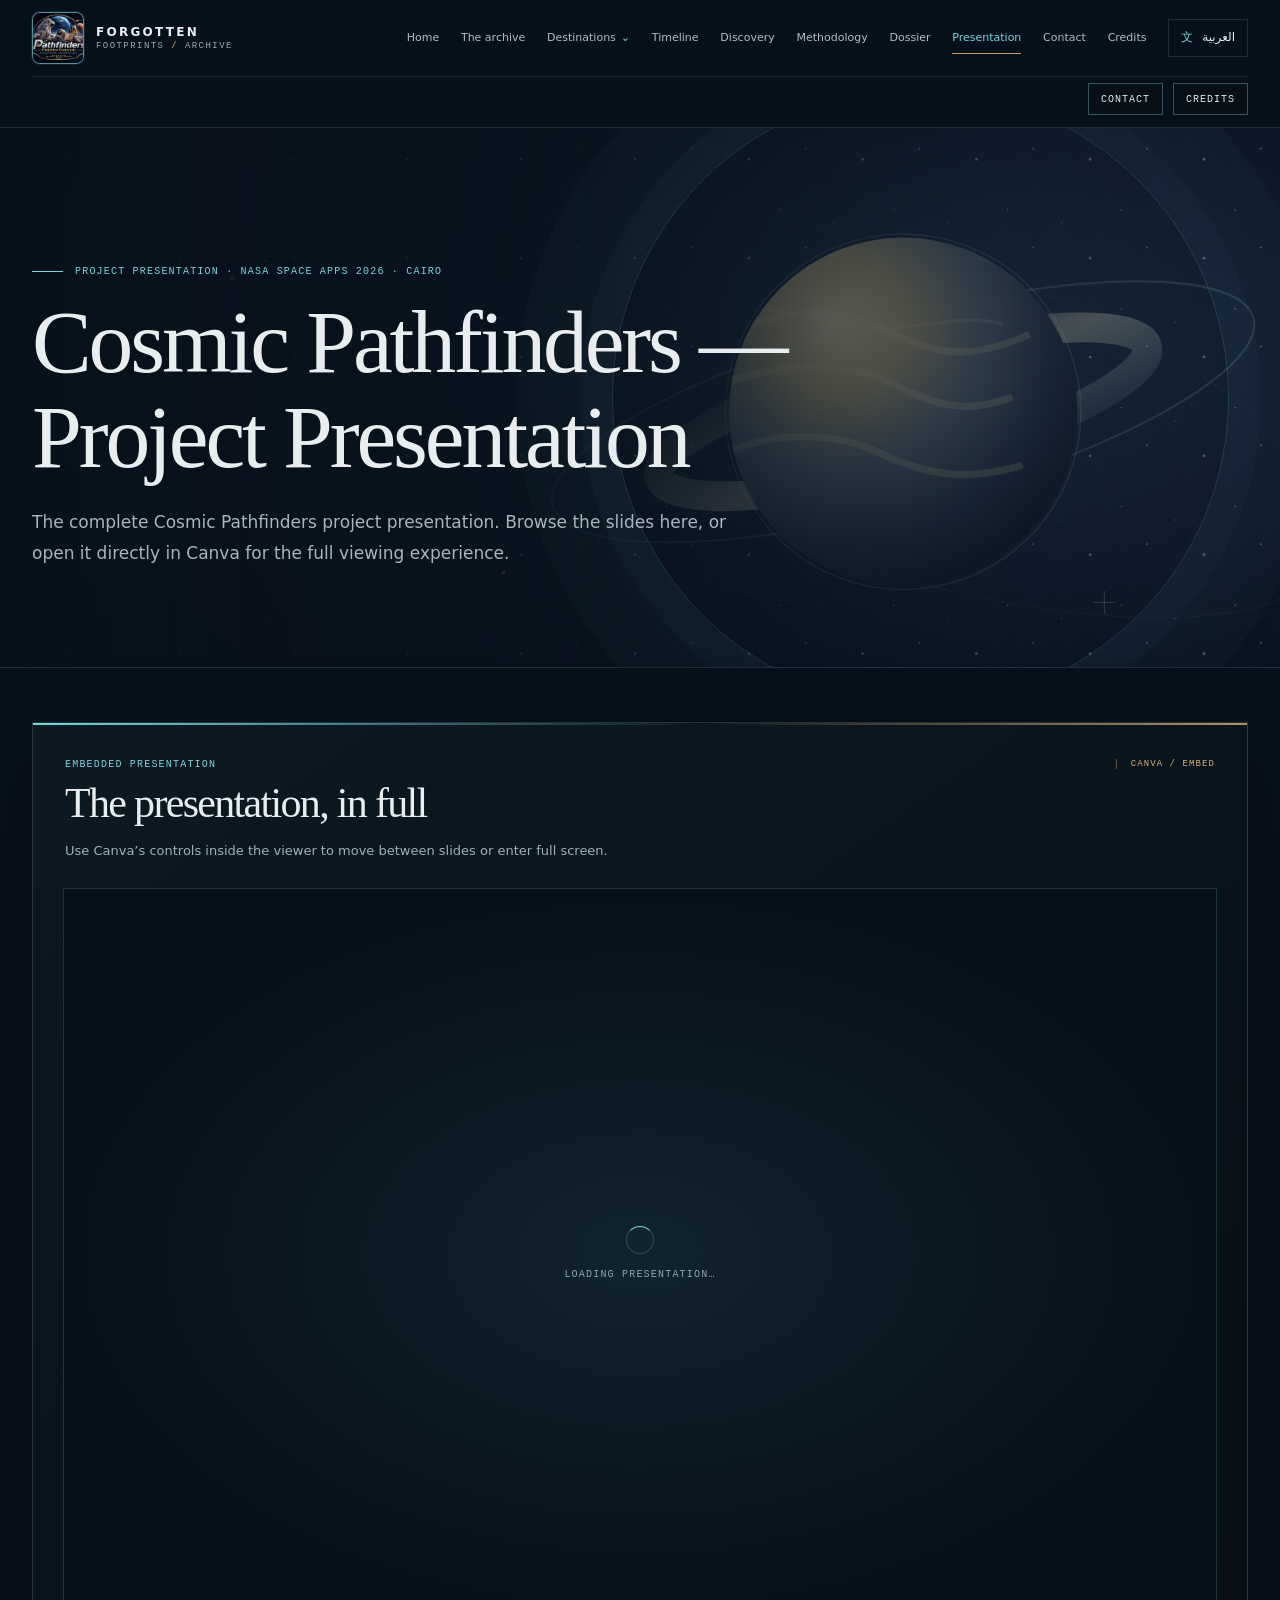
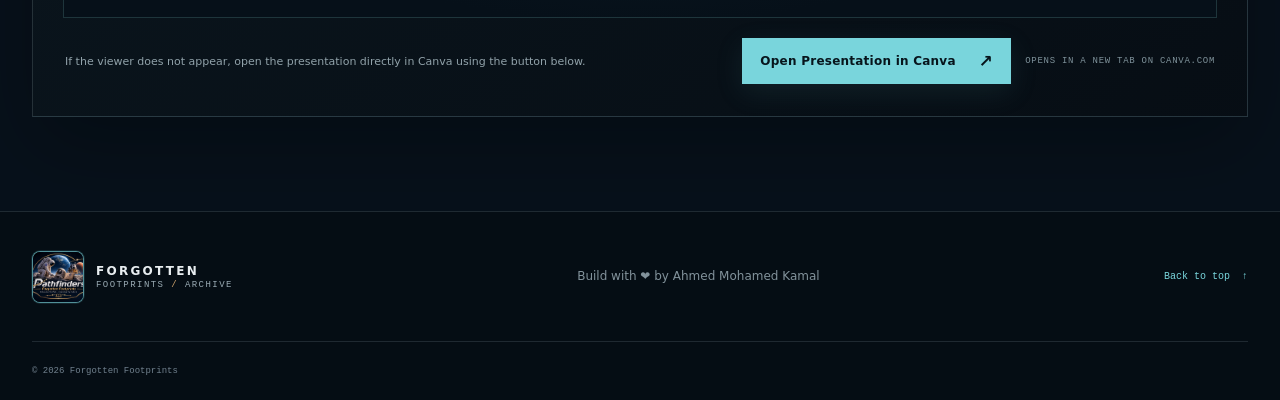
<file: pages/presentation.html>
<!doctype html>
<html lang="en" dir="ltr">
<head>
  <meta charset="utf-8">
  <meta name="viewport" content="width=device-width,initial-scale=1">
  <meta name="theme-color" content="#07111b">
  <meta name="description" content="The Cosmic Pathfinders project presentation, embedded from Canva.">
  <title>Cosmic Pathfinders — Project Presentation — Forgotten Footprints</title>
  <link rel="icon" type="image/jpeg" sizes="32x32" href="../logo/Pathfinders.jpeg">
  <link rel="shortcut icon" type="image/jpeg" href="../logo/Pathfinders.jpeg">
  <link rel="stylesheet" href="../src/css/base.css?v=20261108-r7">
  <link rel="stylesheet" href="../src/css/layout.css?v=20261108-r7">
  <link rel="stylesheet" href="../src/css/platform.css?v=20261108-r7">
  <style>
    :root {
      --presentation-panel: rgba(10, 19, 26, 0.94);
      --presentation-line: rgba(157, 190, 201, 0.2);
      --presentation-soft: #9fb0b7;
      --presentation-gold: #d7b278;
    }

    .presentation-intro {
      min-height: 540px;
      display: flex;
      align-items: center;
      border-bottom: 1px solid var(--edge);
      background: linear-gradient(90deg, rgba(7, 17, 27, 0.98), rgba(7, 17, 27, 0.86) 42%, rgba(7, 17, 27, 0.3)), url("../src/assets/deep-field.svg") center 52% / cover no-repeat;
    }

    .presentation-hero {
      position: relative;
      z-index: 2;
      max-width: 980px;
    }

    .presentation-intro h1 {
      max-width: 980px;
      font-size: clamp(44px, 7vw, 92px);
    }

    .presentation-intro .lede {
      max-width: 720px;
    }

    .presentation-intro::before {
      width: min(48vw, 660px);
      inset-inline-end: 4%;
      top: 50%;
      transform: translateY(-50%);
      border: 1px solid rgba(126, 216, 228, 0.17);
      background: transparent;
      box-shadow: 0 0 0 32px rgba(126, 216, 228, 0.025), 0 0 0 96px rgba(126, 216, 228, 0.018);
    }

    .presentation-intro::after {
      display: none;
    }

    .is-arabic .presentation-intro {
      background-image: linear-gradient(270deg, rgba(7, 17, 27, 0.98), rgba(7, 17, 27, 0.86) 42%, rgba(7, 17, 27, 0.3)), url("../src/assets/deep-field.svg");
    }

    .presentation-content {
      padding-top: 54px;
    }

    .presentation-panel {
      position: relative;
      overflow: hidden;
      padding: clamp(16px, 2.6vw, 30px);
      border: 1px solid var(--presentation-line);
      background: linear-gradient(145deg, rgba(13, 27, 35, 0.95), rgba(7, 14, 20, 0.96));
      box-shadow: 0 30px 80px rgba(0, 0, 0, 0.28);
    }

    .presentation-panel::before {
      content: "";
      position: absolute;
      inset-block-start: 0;
      inset-inline: 0;
      height: 2px;
      background: linear-gradient(90deg, var(--cyan), rgba(126, 216, 228, 0) 55%, rgba(215, 178, 120, 0.8));
    }

    .presentation-panel-head {
      display: flex;
      align-items: flex-start;
      justify-content: space-between;
      gap: 28px;
      padding: 6px 2px 26px;
    }

    .presentation-panel-head h2 {
      margin: 10px 0 12px;
      font: 400 clamp(26px, 3.4vw, 42px)/1.12 var(--display);
      letter-spacing: -0.04em;
    }

    .presentation-panel-head p:not(.eyebrow) {
      max-width: 720px;
      margin: 0;
      color: var(--presentation-soft);
      font-size: 13px;
      line-height: 1.8;
    }

    .presentation-mark {
      flex: none;
      padding-inline-start: 14px;
      border-inline-start: 1px solid rgba(215, 178, 120, 0.4);
      color: var(--presentation-gold);
      font: 9px var(--mono);
      letter-spacing: 0.12em;
      text-transform: uppercase;
    }

    .presentation-frame {
      position: relative;
      height: auto;
      /* Reserve room below the 16:9 slide for Canva's control bar. */
      padding-bottom: 80px;
      overflow: hidden;
      border: 1px solid rgba(126, 216, 228, 0.22);
      background: #02070c;
    }

    .presentation-frame::before {
      content: "";
      display: block;
      padding-top: 56.25%;
    }

    .presentation-frame iframe {
      position: absolute;
      inset: 0;
      z-index: 1;
      display: block;
      width: 100%;
      height: 100%;
      border: 0;
      background: #02070c;
    }

    .presentation-loading {
      position: absolute;
      inset: 0;
      z-index: 2;
      display: grid;
      place-content: center;
      justify-items: center;
      gap: 15px;
      padding: 24px;
      background: radial-gradient(ellipse at center, rgba(18, 38, 49, 0.9), #061019 72%);
      color: #8fa4ad;
      font: 10px var(--mono);
      letter-spacing: 0.12em;
      text-transform: uppercase;
      text-align: center;
      pointer-events: none;
      transition: opacity 0.5s ease, visibility 0.5s ease;
    }

    .presentation-frame.is-loaded .presentation-loading {
      opacity: 0;
      visibility: hidden;
    }

    .presentation-spinner {
      width: 28px;
      height: 28px;
      border: 1px solid rgba(126, 216, 228, 0.24);
      border-top-color: var(--cyan);
      border-radius: 50%;
      animation: presentationSpin 1s linear infinite;
    }

    .is-arabic .presentation-loading,
    .is-arabic .presentation-external-note,
    .is-arabic .presentation-mark {
      font-family: system-ui, "Segoe UI", Tahoma, Arial, sans-serif;
      letter-spacing: 0;
      text-transform: none;
    }

    .presentation-panel-foot {
      display: flex;
      align-items: center;
      justify-content: space-between;
      gap: 20px;
      flex-wrap: wrap;
      padding: 20px 2px 2px;
    }

    .presentation-fallback {
      max-width: 580px;
      margin: 0;
      color: #91a2aa;
      font-size: 11px;
      line-height: 1.8;
    }

    .presentation-actions {
      display: flex;
      align-items: center;
      gap: 14px;
      flex-wrap: wrap;
    }

    .presentation-external-note {
      color: #7f929b;
      font: 9px var(--mono);
      letter-spacing: 0.08em;
      text-transform: uppercase;
    }

    @keyframes presentationSpin {
      to { transform: rotate(360deg); }
    }

    @media (max-width: 760px) {
      .presentation-intro {
        min-height: 500px;
      }

      .presentation-intro::before {
        display: none;
      }

      .presentation-content {
        padding-top: 38px;
      }

      .presentation-panel-head {
        display: block;
        padding-bottom: 20px;
      }

      .presentation-mark {
        display: inline-block;
        margin-top: 18px;
        border-inline-start: 0;
        padding-inline-start: 0;
      }

      .presentation-frame {
        padding-bottom: 72px;
      }

      .presentation-panel-foot {
        align-items: flex-start;
        flex-direction: column;
      }

      .presentation-actions {
        align-items: flex-start;
        flex-direction: column;
        width: 100%;
      }

      .presentation-actions .button {
        justify-content: space-between;
        width: 100%;
      }
    }

    @media (prefers-reduced-motion: reduce) {
      .presentation-spinner {
        animation: none;
      }

      .presentation-loading {
        transition: none;
      }
    }
  </style>
  <script defer src="../src/js/locales.js?v=20261113-r8"></script>
  <script defer src="../src/js/i18n.js?v=20261113-r8"></script>
  <noscript><style>.presentation-loading { display: none; }</style></noscript>
</head>
<body data-title-key="presentationTitle">
  <a class="skip-link" href="#main" data-i18n="skip">Skip to content</a>
  <header class="site-header">
    <a class="identity" href="../index.html" aria-label="Forgotten Footprints home" data-i18n-aria="brandHome">
      <img class="identity-mark" src="../logo/Pathfinders.jpeg" alt="" aria-hidden="true">
      <span class="identity-copy"><strong>FORGOTTEN</strong><small>FOOTPRINTS <span> / </span> ARCHIVE</small></span>
    </a>
    <button class="menu-toggle" type="button" aria-expanded="false" aria-controls="primary-nav" data-i18n-aria="menu">
      <span class="menu-glyph" aria-hidden="true">☰</span>
      <span class="menu-label" data-i18n="menuShort">Menu</span>
    </button>
    <nav class="primary-nav" id="primary-nav" aria-label="Primary navigation" data-i18n-aria="primaryNav">
      <a href="../index.html" data-i18n="navHome">Home</a>
      <a href="archive.html" data-i18n="navArchive">Archive</a>
      <details class="nav-destinations">
        <summary data-i18n="navDestinations">Destinations</summary>
        <div class="nav-destination-menu">
          <a href="moon.html" data-i18n="moon">Moon</a>
          <a href="mars.html" data-i18n="mars">Mars</a>
          <a href="deep-space.html" data-i18n="deepSpace">Deep Space</a>
        </div>
      </details>
      <a href="timeline.html" data-i18n="navTimeline">Timeline</a>
      <a href="discovery.html" data-i18n="navDiscovery">Discovery</a>
      <a href="methodology.html" data-i18n="navMethodology">Methodology</a>
      <a href="artifact.html" data-i18n="navDossier">Dossier</a>
      <a href="presentation.html" aria-current="page" data-i18n="navPresentation">Presentation</a>
      <a href="contact.html" data-i18n="navContact">Contact</a>
      <a href="credits.html" data-i18n="navCredits">Credits</a>
      <button class="language-toggle" type="button" data-lang-toggle data-i18n-aria="languageSwitch" aria-label="Switch language to Arabic">
        <span class="language-icon" aria-hidden="true">文</span>
        <span data-language-label>العربية</span>
      </button>
    </nav>
    <div class="header-utility-links" aria-label="Quick links">
      <a href="contact.html" data-i18n="navContact">Contact</a>
      <a href="credits.html" data-i18n="navCredits">Credits</a>
    </div>
  </header>

  <main id="main" class="platform-main presentation-main">
    <section class="page-intro presentation-intro">
      <div class="presentation-hero">
        <p class="eyebrow"><span class="eyebrow-line" aria-hidden="true"></span><span data-i18n="presentationPageKicker">PROJECT PRESENTATION · NASA SPACE APPS 2026 · CAIRO</span></p>
        <h1 data-i18n="presentationTitle">Cosmic Pathfinders — Project Presentation</h1>
        <p class="lede" data-i18n="presentationPageIntro">The complete Cosmic Pathfinders project presentation. Browse the slides here, or open it directly in Canva for the full viewing experience.</p>
      </div>
    </section>

    <section class="page-content presentation-content">
      <article class="presentation-panel">
        <header class="presentation-panel-head">
          <div>
            <p class="eyebrow" data-i18n="presentationViewerLabel">Embedded presentation</p>
            <h2 data-i18n="presentationViewerTitle">The presentation, in full</h2>
            <p data-i18n="presentationViewerText">Use Canva’s controls inside the viewer to move between slides or enter full screen.</p>
          </div>
          <span class="presentation-mark" aria-hidden="true">CANVA / EMBED</span>
        </header>

        <div class="presentation-frame" data-presentation-frame>
          <div class="presentation-loading" data-presentation-loading aria-hidden="true">
            <span class="presentation-spinner"></span>
            <span data-i18n="presentationLoading">Loading presentation…</span>
          </div>
          <iframe
            title="Cosmic Pathfinders project presentation (Canva)"
            data-i18n-title="presentationFrameTitle"
            src="https://www.canva.com/design/DAHazYI7rG4/PkJmNcuYRDeHOC2vdVNd0g/view?embed"
            loading="lazy"
            allow="fullscreen"
            allowfullscreen
            referrerpolicy="strict-origin-when-cross-origin"
            aria-describedby="presentation-fallback"></iframe>
        </div>

        <div class="presentation-panel-foot">
          <p class="presentation-fallback" id="presentation-fallback" data-i18n="presentationFallback">If the viewer does not appear, open the presentation directly in Canva using the button below.</p>
          <div class="presentation-actions">
            <a class="button button-primary" href="https://canva.link/cosmic-pathfinders" target="_blank" rel="noopener noreferrer">
              <span data-i18n="presentationOpen">Open Presentation in Canva</span>
              <span aria-hidden="true">↗</span>
            </a>
            <span class="presentation-external-note" data-i18n="presentationExternalNote">Opens in a new tab on canva.com</span>
          </div>
        </div>
      </article>
    </section>
  </main>

  <footer class="site-footer">
    <div class="footer-main section-wrap">
      <a class="identity footer-identity" href="../index.html">
        <img class="identity-mark" src="../logo/Pathfinders.jpeg" alt="" aria-hidden="true">
        <span class="identity-copy"><strong>FORGOTTEN</strong><small>FOOTPRINTS <span> / </span> ARCHIVE</small></span>
      </a>
      <p class="footer-message">Build with ❤️ by Ahmed Mohamed Kamal</p>
      <a class="back-top" href="#main"><span data-i18n="backTop">Back to top</span><span aria-hidden="true">↑</span></a>
    </div>
    <div class="footer-bottom section-wrap"><span>© <span data-year></span> <span data-i18n="footerName">Forgotten Footprints</span></span></div>
  </footer>

  <script>
    document.addEventListener("DOMContentLoaded", function () {
      var menuButton = document.querySelector(".menu-toggle");
      var navigation = document.querySelector(".primary-nav");
      if (menuButton && navigation) {
        menuButton.addEventListener("click", function () {
          var open = menuButton.getAttribute("aria-expanded") === "true";
          menuButton.setAttribute("aria-expanded", String(!open));
          navigation.classList.toggle("is-open", !open);
        });
        navigation.addEventListener("click", function (event) {
          if (event.target.closest("a")) {
            navigation.classList.remove("is-open");
            menuButton.setAttribute("aria-expanded", "false");
          }
        });
        document.addEventListener("keydown", function (event) {
          if (event.key === "Escape" && navigation.classList.contains("is-open")) {
            navigation.classList.remove("is-open");
            menuButton.setAttribute("aria-expanded", "false");
            menuButton.focus();
          }
        });
      }

      var languageToggle = document.querySelector(".language-toggle");
      if (languageToggle && window.ForgottenFootprints) {
        languageToggle.addEventListener("click", window.ForgottenFootprints.toggleLanguage);
      }

      document.querySelectorAll("[data-year]").forEach(function (element) {
        element.textContent = String(new Date().getFullYear());
      });

      var frame = document.querySelector("[data-presentation-frame]");
      var iframe = frame && frame.querySelector("iframe");
      if (frame && iframe) {
        var reveal = function () { frame.classList.add("is-loaded"); };
        iframe.addEventListener("load", reveal);
        window.setTimeout(reveal, 4000);
      }
    });
  </script>
</body>
</html>
</file>
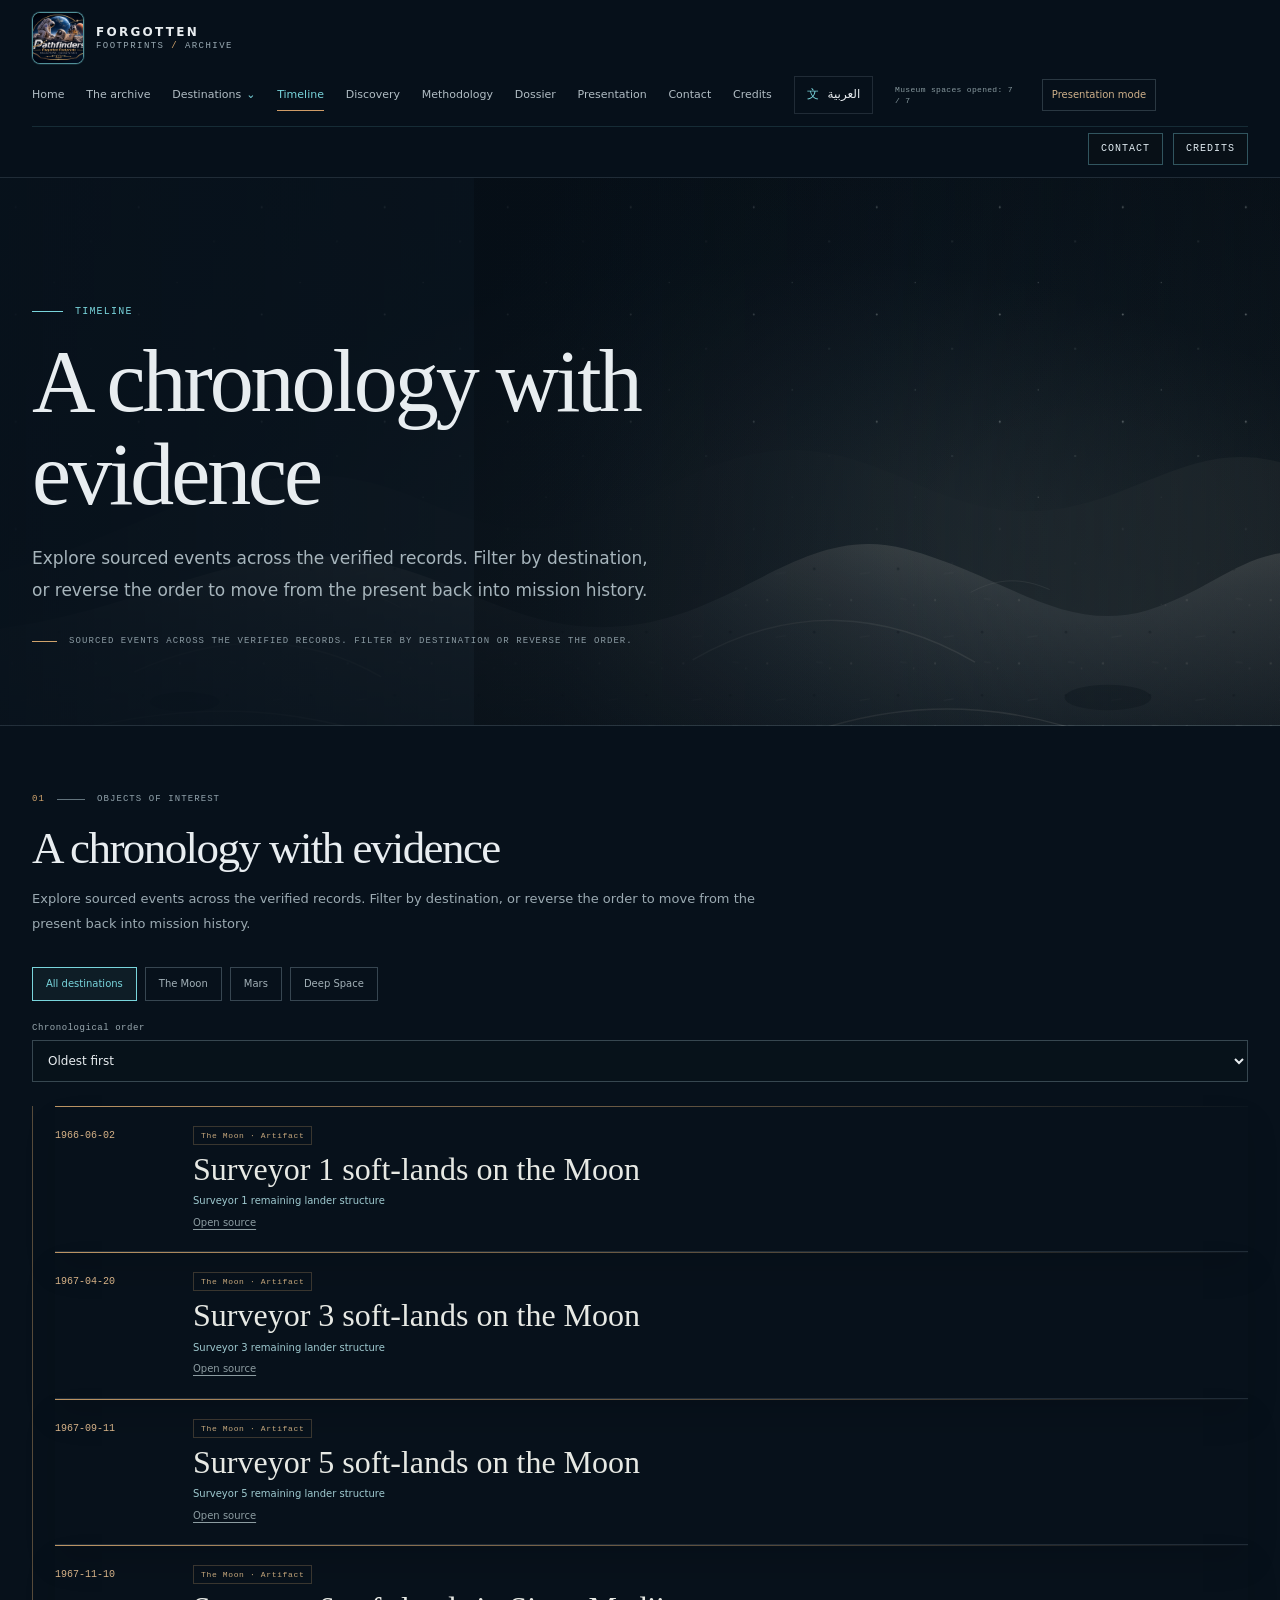
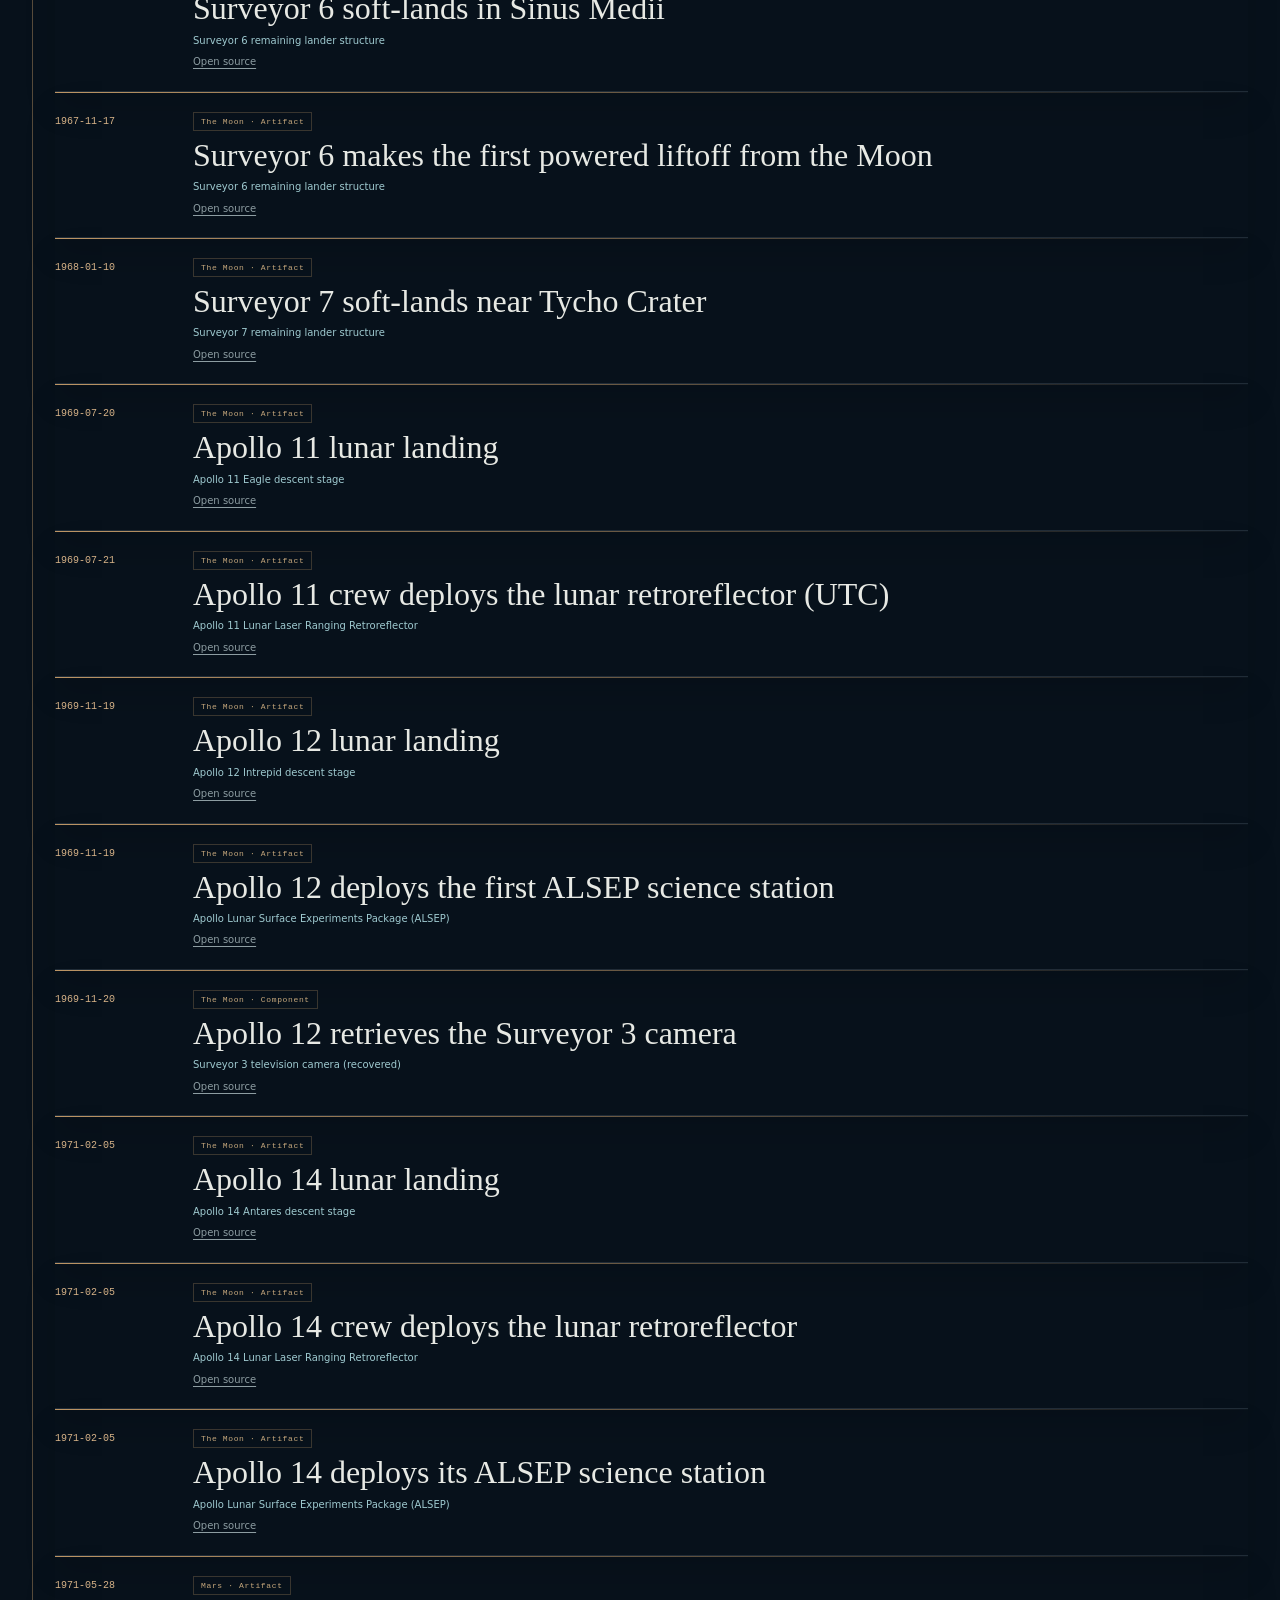
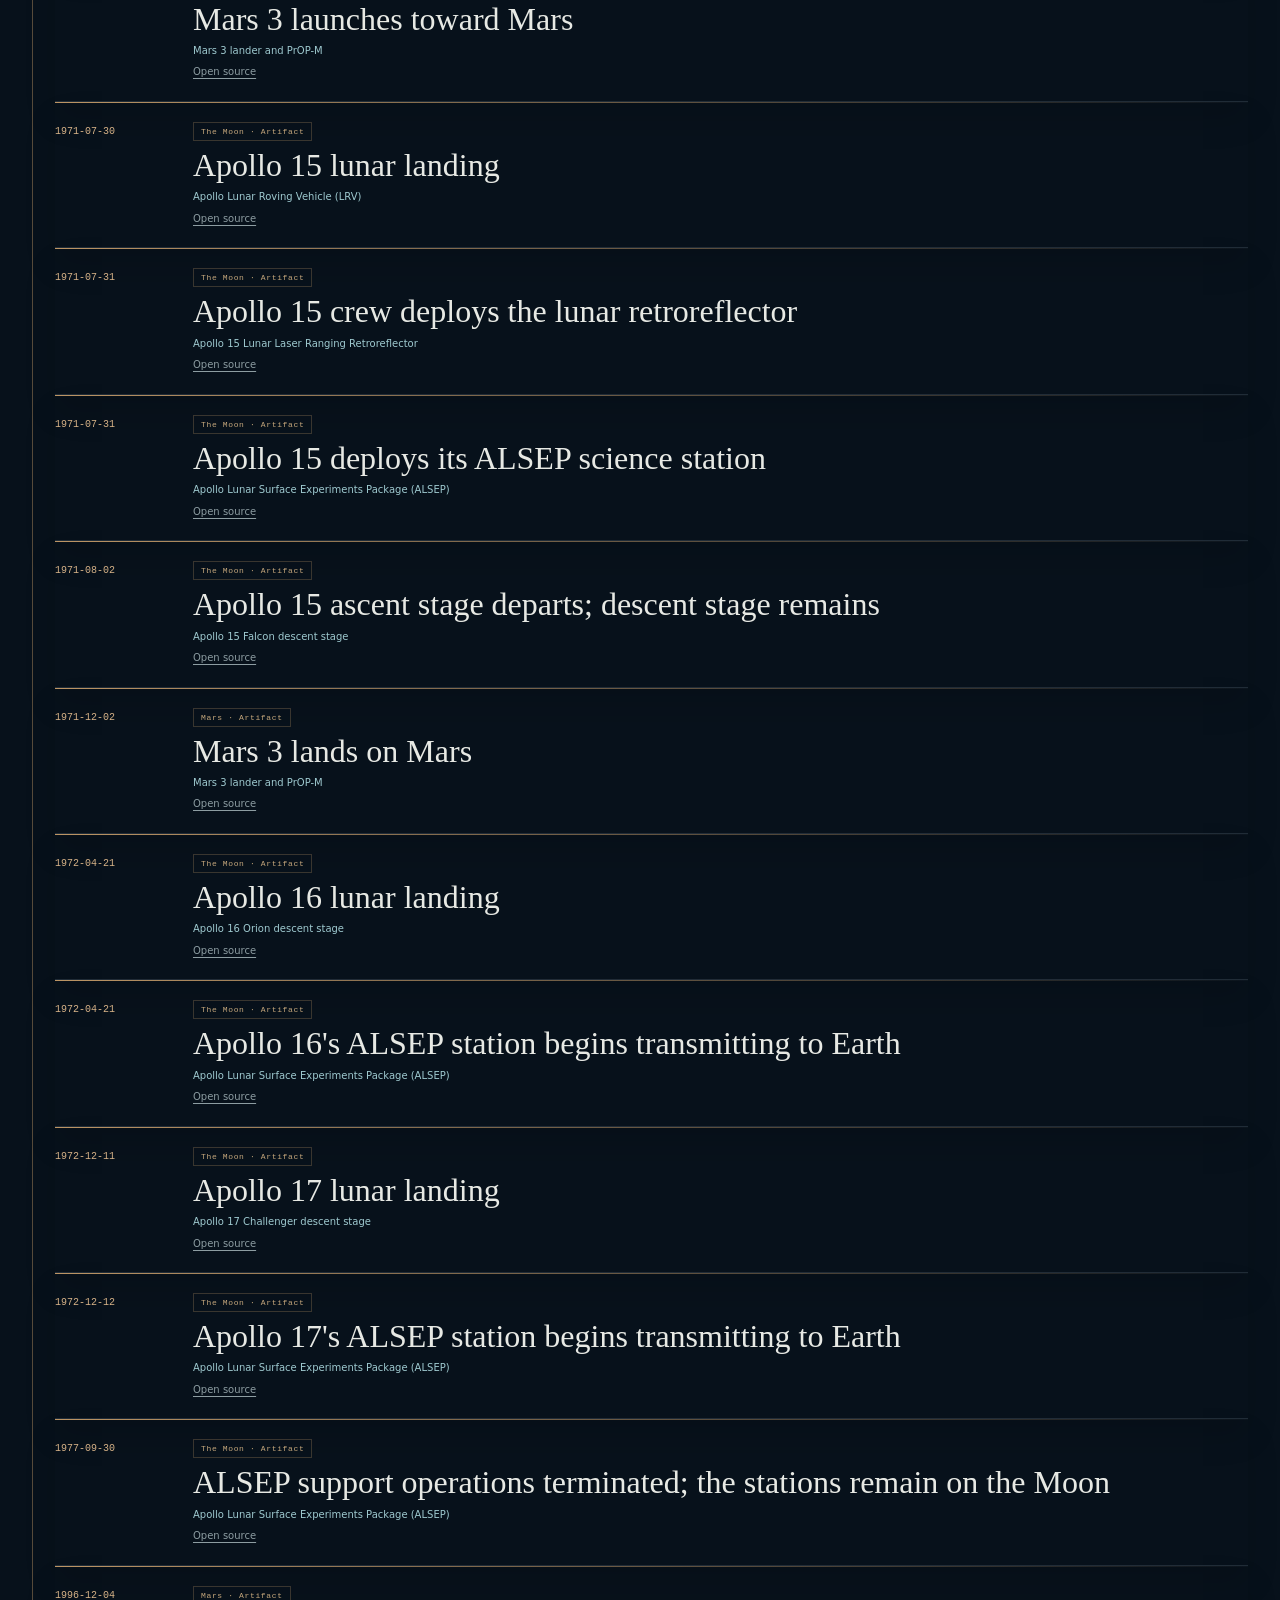
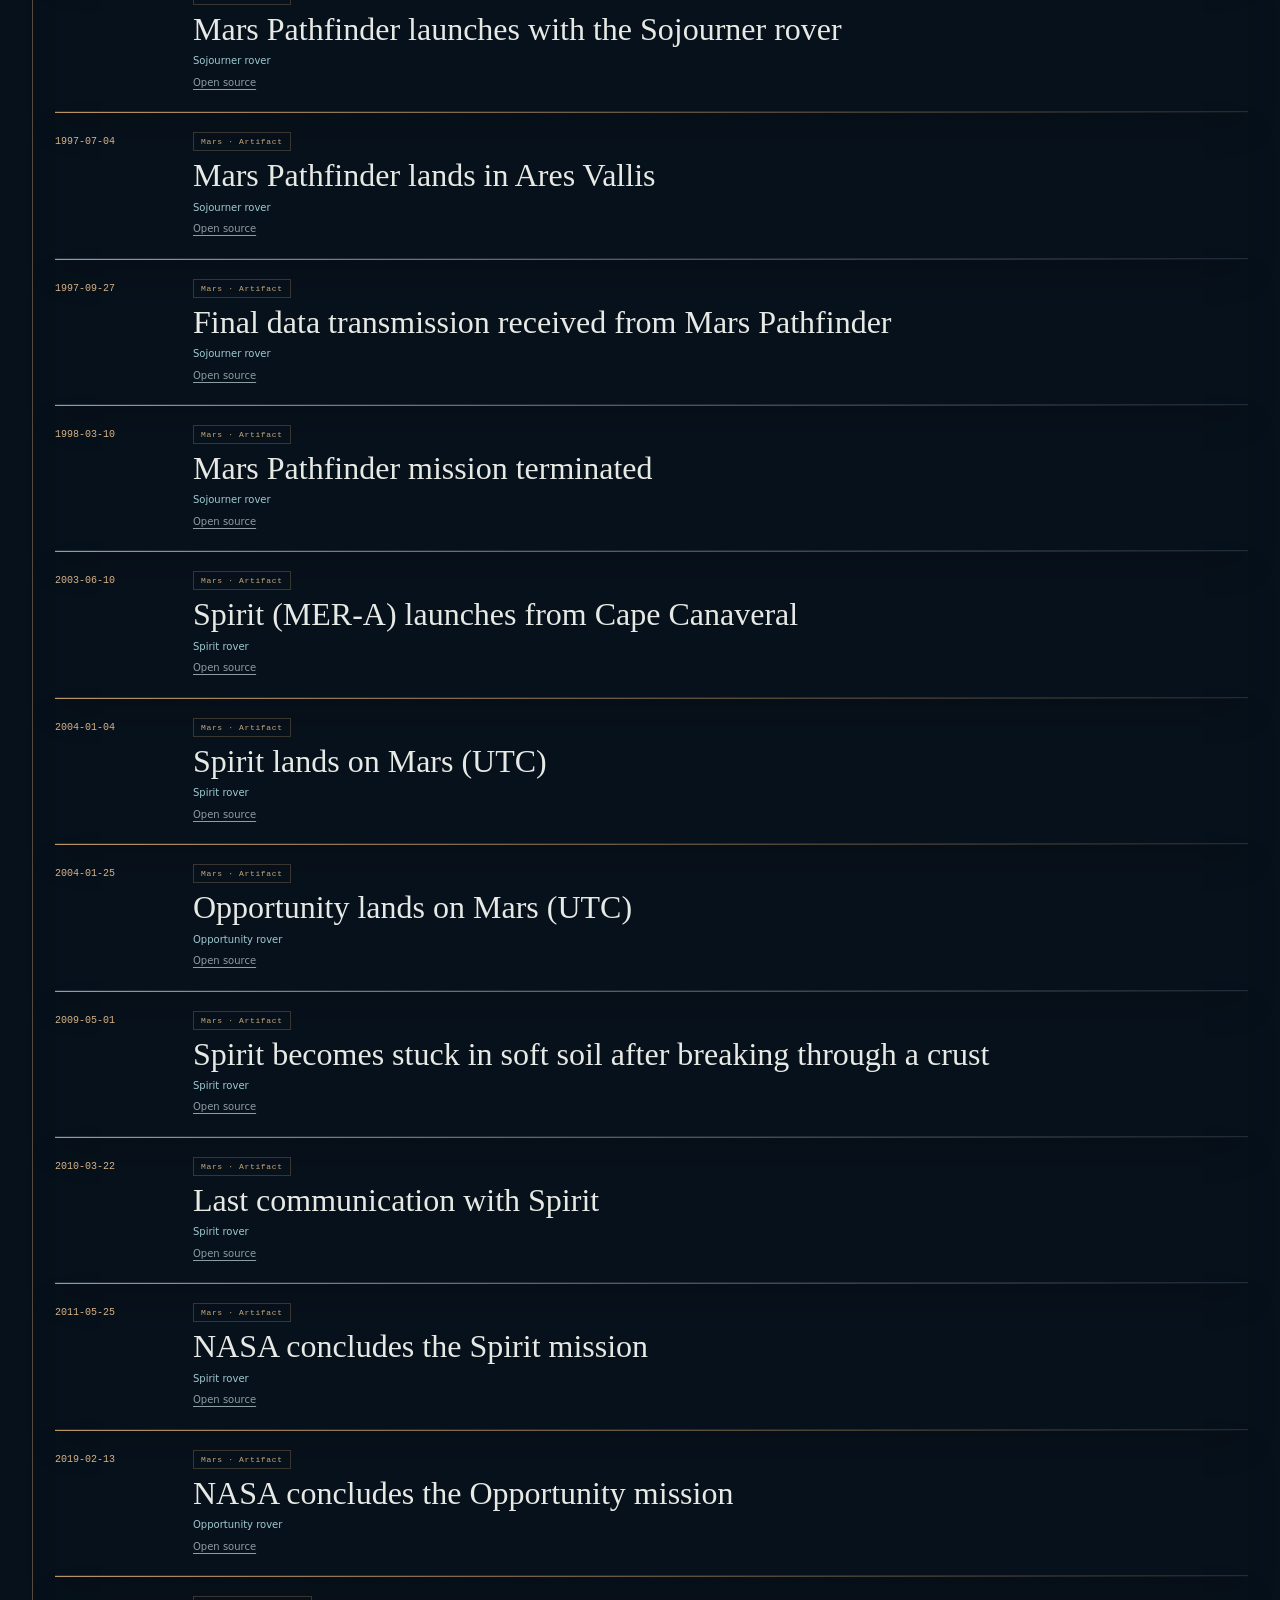
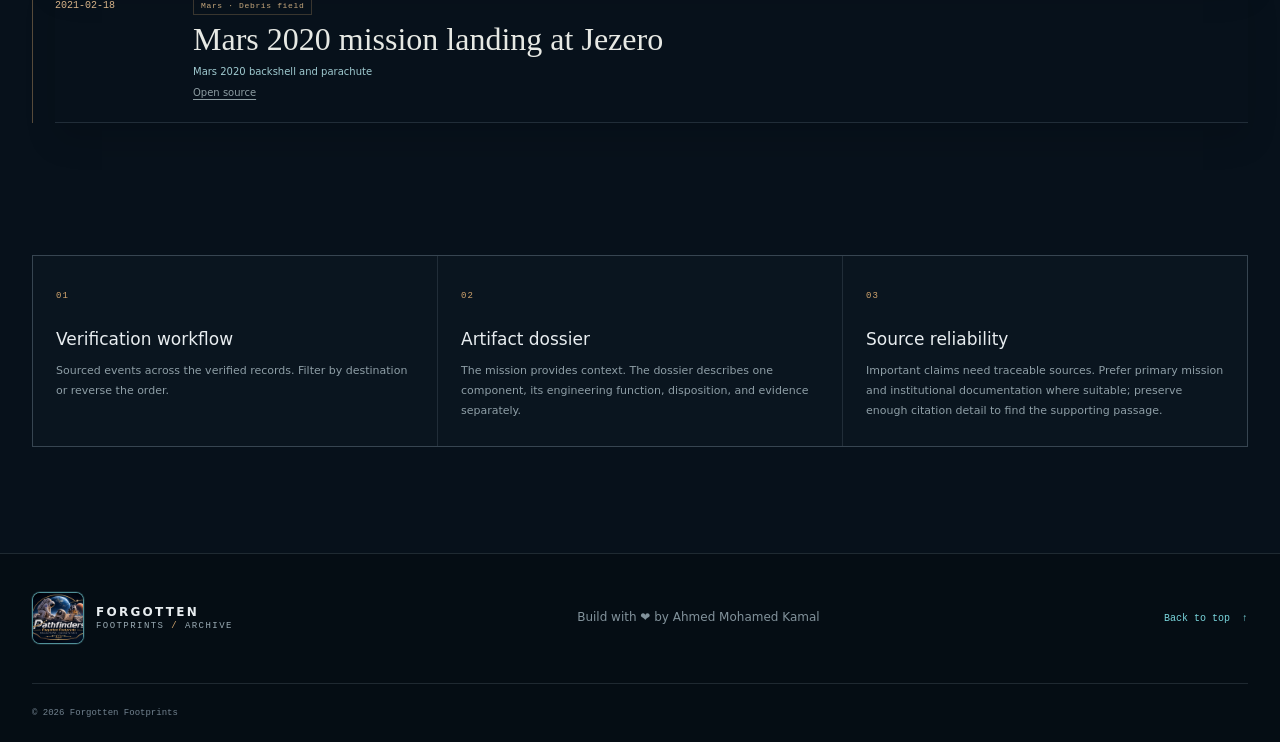
<file: pages/timeline.html>
<!doctype html>
<html lang="en" dir="ltr"><head><meta charset="utf-8"><meta name="viewport" content="width=device-width,initial-scale=1"><meta name="theme-color" content="#07111b"><title>Timeline — Forgotten Footprints</title><link rel="icon" type="image/jpeg" sizes="32x32" href="../logo/Pathfinders.jpeg"><link rel="shortcut icon" type="image/jpeg" href="../logo/Pathfinders.jpeg"><link rel="stylesheet" href="../src/css/base.css?v=20261108-r7"><link rel="stylesheet" href="../src/css/layout.css?v=20261108-r7"><link rel="stylesheet" href="../src/css/platform.css?v=20261108-r7"><script defer src="../src/js/locales.js?v=20261113-r8"></script><script defer src="../src/js/i18n.js?v=20261113-r8"></script><script defer src="../src/js/archive-data.js?v=20261108-r7"></script><script defer src="../src/js/app.js?v=20261108-r7"></script></head>
<body data-title-key="timelineHeading"><a class="skip-link" href="#main" data-i18n="skip"></a><header class="site-header"><a class="identity" href="../index.html" aria-label="Forgotten Footprints home" data-i18n-aria="brandHome"><img class="identity-mark" src="../logo/Pathfinders.jpeg" alt="" aria-hidden="true"><span class="identity-copy"><strong>FORGOTTEN</strong><small>FOOTPRINTS <span> / </span> ARCHIVE</small></span></a><button class="menu-toggle" type="button" aria-expanded="false" aria-controls="primary-nav" data-i18n-aria="menu"><span class="menu-glyph" aria-hidden="true">☰</span><span class="menu-label" data-i18n="menuShort"></span></button><nav class="primary-nav" id="primary-nav" aria-label="Primary navigation" data-i18n-aria="primaryNav"><a href="../index.html" data-i18n="navHome"></a><a href="archive.html" data-i18n="navArchive"></a><details class="nav-destinations"><summary data-i18n="navDestinations"></summary><div class="nav-destination-menu"><a href="moon.html" data-i18n="moon"></a><a href="mars.html" data-i18n="mars"></a><a href="deep-space.html" data-i18n="deepSpace"></a></div></details><a href="timeline.html" aria-current="page" data-i18n="navTimeline"></a><a href="discovery.html" data-i18n="navDiscovery"></a><a href="methodology.html" data-i18n="navMethodology"></a><a href="artifact.html" data-i18n="navDossier"></a><a href="presentation.html" data-i18n="navPresentation"></a><a href="contact.html" data-i18n="navContact"></a><a href="credits.html" data-i18n="navCredits"></a><button class="language-toggle" type="button" data-i18n-aria="languageSwitch"><span class="language-icon" aria-hidden="true">文</span><span data-language-label>العربية</span></button></nav><div class="header-utility-links" aria-label="Quick links"><a href="contact.html">Contact</a><a href="credits.html">Credits</a></div></header>
<main id="main" class="platform-main"><section class="page-intro timeline-atmosphere"><p class="eyebrow"><span class="eyebrow-line"></span><span data-i18n="navTimeline"></span></p><h1 data-i18n="timelineHeading"></h1><p class="lede" data-i18n="timelineIntro"></p><p class="intro-meta" data-i18n="timelineEventNote"></p></section><div class="page-content" data-timeline><div class="content-heading"><div class="section-marker"><span>01</span><span class="marker-line"></span><span data-i18n="sectionDiscoveries"></span></div><h2 data-i18n="timelineHeading"></h2><p data-i18n="timelineIntro"></p></div><div class="era-controls" role="group" aria-label="Timeline destination filters" data-i18n-aria="timelineFilters"><button type="button" data-era="all" data-label-key="timelineAll" aria-pressed="true" data-i18n="timelineAll"></button><button type="button" data-era="moon" data-label-key="timelineMoon" aria-pressed="false" data-i18n="moon"></button><button type="button" data-era="mars" data-label-key="timelineMars" aria-pressed="false" data-i18n="mars"></button><button type="button" data-era="deep" data-label-key="timelineDeep" aria-pressed="false" data-i18n="deepSpace"></button></div><label class="filter-control timeline-order"><span data-i18n="timelineOrder"></span><select data-timeline-order><option value="oldest" data-i18n="timelineOldestFirst"></option><option value="newest" data-i18n="timelineNewestFirst"></option></select></label><div class="timeline-track"><div class="timeline-empty" aria-live="polite" data-timeline-status data-i18n="timelineEventNote"></div></div><div class="timeline-events" data-timeline-events></div><section class="content-section"><div class="feature-rail"><article class="feature-tile"><span class="tile-index">01</span><h3 data-i18n="methodVerifyTitle"></h3><p data-i18n="timelineEventNote"></p></article><article class="feature-tile"><span class="tile-index">02</span><h3 data-i18n="dossierTitle"></h3><p data-i18n="methodMissionText"></p></article><article class="feature-tile"><span class="tile-index">03</span><h3 data-i18n="methodSourceTitle"></h3><p data-i18n="methodSourceText"></p></article></div></section></div></main>
<footer class="site-footer"><div class="footer-main section-wrap"><a class="identity footer-identity" href="../index.html"><img class="identity-mark" src="../logo/Pathfinders.jpeg" alt="" aria-hidden="true"><span class="identity-copy"><strong>FORGOTTEN</strong><small>FOOTPRINTS <span> / </span> ARCHIVE</small></span></a><p class="footer-message">Build with ❤️ by Ahmed Mohamed Kamal</p><a class="back-top" href="#main"><span data-i18n="backTop"></span><span aria-hidden="true">↑</span></a></div><div class="footer-bottom section-wrap"><span>© <span data-year></span> <span data-i18n="footerName"></span></span></div></footer></body></html>
</file>
<file: src/css/base.css>
:root{color-scheme:dark;--ink:#e8edf0;--muted:#9baab5;--dim:#71818e;--bg:#07111b;--panel:#0b1722;--line:rgba(190,213,224,.14);--cyan:#79d5dc;--amber:#d0a36c;--max:1240px;--sans:system-ui,-apple-system,"Segoe UI",Arial,sans-serif;--mono:ui-monospace,"Cascadia Code","Segoe UI Mono",monospace;font-family:var(--sans);background:var(--bg);color:var(--ink);font-synthesis:none;text-rendering:optimizeLegibility}
*{box-sizing:border-box}html{scroll-behavior:smooth;scroll-padding-top:84px}body{margin:0;min-width:320px;background:var(--bg);color:var(--ink);font-size:15px;line-height:1.65}body::before{content:"";position:fixed;inset:0;pointer-events:none;opacity:.24;background-image:radial-gradient(circle at 18% 14%,#8bb3bc 0 1px,transparent 1.4px),radial-gradient(circle at 78% 26%,#b6ccd2 0 1px,transparent 1.5px),radial-gradient(circle at 53% 73%,#93bac1 0 1px,transparent 1.3px),radial-gradient(circle at 92% 87%,#9cbfc8 0 1px,transparent 1.4px);background-size:290px 270px,390px 330px,480px 440px,560px 510px;z-index:-1}
a{color:inherit;text-decoration:none}button{font:inherit;color:inherit}.skip-link{position:absolute;top:-60px;inset-inline-start:16px;z-index:20;padding:10px 14px;background:var(--cyan);color:#07111b}.skip-link:focus{top:12px}:focus-visible{outline:2px solid var(--cyan);outline-offset:4px}
::selection{background:rgba(121,213,220,.25);color:white}h1,h2,h3,p{margin-top:0}button{cursor:pointer}html.is-arabic{font-family:"Noto Sans Arabic","Manrope",sans-serif}html.is-arabic body{font-size:16px;line-height:1.85}html.is-arabic .eyebrow,html.is-arabic .section-marker,html.is-arabic .card-index,html.is-arabic .record-tag,html.is-arabic .discovery-world,html.is-arabic .identity-copy,html.is-arabic .visual-caption,html.is-arabic .visual-coordinate,html.is-arabic .archive-seal,html.is-arabic .footer-bottom{font-family:var(--mono),sans-serif}
@media(prefers-reduced-motion:reduce){*,*::before,*::after{scroll-behavior:auto!important;animation-duration:.01ms!important;animation-iteration-count:1!important;transition-duration:.01ms!important}}
</file>
<file: src/css/layout.css>
.section-wrap{width:min(calc(100% - 64px),var(--max));margin-inline:auto}.site-header{min-height:80px;height:auto;display:flex;align-items:center;justify-content:space-between;flex-wrap:wrap;gap:12px;padding-inline:max(32px,calc((100% - var(--max))/2));padding-block:12px;border-bottom:1px solid var(--line);position:relative;z-index:5;background:rgba(7,17,27,.9);backdrop-filter:blur(12px)}.identity{display:inline-flex;align-items:center;gap:12px;letter-spacing:.1em}.identity-mark{width:52px;height:52px;border:1px solid rgba(121,213,220,.65);border-radius:8px;object-fit:cover;display:block;background:rgba(9,21,31,.9);box-shadow:0 0 0 1px rgba(121,213,220,.12)}.identity-copy{display:grid;line-height:1.3;font-size:10px}.identity-copy strong{font-size:12px;letter-spacing:.19em}.identity-copy small{font:9px var(--mono);color:#9aabb4;letter-spacing:.16em}.identity-copy small span{color:var(--amber)}.primary-nav{display:flex;align-items:center;gap:36px}.primary-nav>a{font-size:12px;color:#b5c1c8;transition:color .2s}.primary-nav>a:hover,.text-link:hover,.inline-link:hover{color:var(--cyan)}.language-toggle{border:1px solid var(--line);background:transparent;padding:8px 12px;display:flex;gap:9px;align-items:center;font-size:12px;transition:border-color .2s}.language-toggle:hover{border-color:var(--cyan)}.language-icon{color:var(--cyan)}.menu-toggle{display:none}
.hero{min-height:610px;position:relative;display:grid;grid-template-columns:1.04fr .96fr;align-items:center;padding-block:72px 92px}.hero-copy{position:relative;z-index:2;padding-bottom:12px}.eyebrow,.section-marker{font:10px var(--mono);letter-spacing:.12em;text-transform:uppercase;color:var(--cyan);display:flex;align-items:center;gap:12px}.eyebrow-line{width:31px;height:1px;background:var(--cyan)}h1{font-size:clamp(48px,6vw,79px);line-height:1.08;letter-spacing:-.055em;font-weight:500;margin:28px 0 24px;max-width:680px}h1 em{font-style:normal;color:#a6b8c0}.hero-lede{font-size:16px;color:#a9b7bf;max-width:530px;line-height:1.8}.hero-actions{display:flex;align-items:center;gap:28px;margin-top:31px}.button{min-height:46px;display:inline-flex;align-items:center;gap:23px;padding:0 18px;font-size:12px;letter-spacing:.02em}.button-primary{background:var(--cyan);color:#07151c;font-weight:700;transition:background .2s,transform .2s}.button-primary:hover{background:#a1e7e9;transform:translateY(-2px)}.button-primary span:last-child{font-size:17px}.text-link{font-size:12px;color:#a9b7bf;text-decoration:underline;text-decoration-color:#50616b;text-underline-offset:5px}.archive-note{margin-top:46px;font:10px var(--mono);color:#82929c;display:flex;align-items:center;gap:10px}.status-dot{width:6px;height:6px;background:var(--amber);border-radius:50%;box-shadow:0 0 0 4px rgba(208,163,108,.1)}
.hero-visual{height:430px;position:relative;overflow:hidden;background:radial-gradient(ellipse at 55% 62%,rgba(42,68,82,.38),transparent 52%),linear-gradient(140deg,rgba(16,35,48,.45),rgba(5,12,20,.12));border:1px solid rgba(171,197,209,.1);mask-image:linear-gradient(90deg,transparent 0,#000 12%,#000 100%)}.visual-grid{position:absolute;inset:0;opacity:.19;background-image:linear-gradient(rgba(134,171,185,.19) 1px,transparent 1px),linear-gradient(90deg,rgba(134,171,185,.19) 1px,transparent 1px);background-size:42px 42px;mask-image:linear-gradient(to bottom,transparent,#000 25%,#000 80%,transparent)}.planet{position:absolute;width:min(38vw,360px);aspect-ratio:1;border-radius:50%;top:49%;left:52%;transform:translate(-50%,-42%);overflow:hidden;background:radial-gradient(circle at 40% 31%,#a8afb0 0 1px,transparent 2px),radial-gradient(circle at 72% 42%,#252e35 0 9px,transparent 10px),radial-gradient(circle at 30% 62%,#232c31 0 16px,transparent 17px),radial-gradient(circle at 63% 72%,#30383c 0 8px,transparent 9px),radial-gradient(circle at 44% 48%,#b9b9b4,#858d8e 44%,#3a454b 76%,#101b24);box-shadow:inset -38px -25px 55px #050c12,0 0 55px rgba(131,178,189,.12)}.planet-rim{position:absolute;inset:0;border-radius:50%;box-shadow:inset 3px 2px 0 rgba(220,230,227,.2)}.planet-light{position:absolute;inset:5% 22% 40% 0;background:linear-gradient(140deg,rgba(244,247,240,.13),transparent 65%);border-radius:50%}.planet-crater{position:absolute;border-radius:50%;border:1px solid rgba(25,32,37,.42);box-shadow:inset 2px 3px 5px rgba(27,34,39,.55),0 1px 1px rgba(220,228,224,.13)}.crater-one{width:37px;height:19px;top:31%;left:28%;transform:rotate(-25deg)}.crater-two{width:20px;height:10px;top:55%;left:66%}.crater-three{width:27px;height:13px;top:72%;left:38%;transform:rotate(15deg)}.crater-four{width:15px;height:8px;top:22%;left:61%}.orbital{position:absolute;border:1px solid rgba(139,192,201,.26);border-radius:50%;top:52%;left:52%;transform:translate(-50%,-50%) rotate(-25deg)}.orbital-one{width:460px;height:220px}.orbital-two{width:530px;height:310px;transform:translate(-50%,-50%) rotate(34deg);border-color:rgba(139,192,201,.12)}.trajectory{position:absolute;width:12px;height:12px;top:27%;left:72%;border-radius:50%;background:var(--amber);box-shadow:0 0 14px rgba(208,163,108,.44)}.trajectory::after{content:"";position:absolute;width:170px;height:1px;background:linear-gradient(90deg,rgba(208,163,108,.7),transparent);top:5px;right:6px;transform:rotate(145deg);transform-origin:right}.visual-cross{position:absolute;color:rgba(182,207,214,.56);font:15px var(--mono)}.cross-one{top:16%;left:20%}.cross-two{bottom:22%;right:14%}.visual-caption,.visual-coordinate{position:absolute;display:flex;gap:10px;align-items:center;font:9px var(--mono);letter-spacing:.08em;color:#9cabb1}.visual-caption{bottom:22px;left:22px}.visual-caption::before{content:"";width:17px;height:1px;background:var(--amber)}.visual-coordinate{top:22px;right:22px;text-align:right;display:block;line-height:1.8}.visual-coordinate span{color:#6c7e88}.hero-index{position:absolute;bottom:34px;right:0;font:10px var(--mono);color:#82929c;letter-spacing:.08em}.hero-index span{color:var(--amber);padding-inline:8px}
.statement{border-top:1px solid var(--line);border-bottom:1px solid var(--line);padding-block:85px 92px;display:grid;grid-template-columns:.75fr 2fr .85fr;gap:48px;align-items:start}.section-marker{font-size:9px;color:#93a4ad;white-space:nowrap}.section-marker>span:first-child{color:var(--amber)}.marker-line{width:28px;height:1px;background:#63747d}.statement-kicker{font:10px var(--mono);color:var(--amber);letter-spacing:.1em;margin:0 0 20px}.statement h2,.section-heading h2,.archive-copy h2{font-size:clamp(30px,3.4vw,45px);line-height:1.2;font-weight:500;letter-spacing:-.035em;margin-bottom:19px}.statement-text{color:#a0afb7;max-width:660px;font-size:14px}.statement-aside{border-inline-start:1px solid rgba(121,213,220,.38);padding-inline-start:20px;margin-top:28px}.aside-symbol{font-size:25px;color:var(--cyan)}.statement-aside p{font-size:12px;color:#81919a;margin:9px 0 0}
.destinations,.discoveries{padding-block:102px 112px}.section-heading{display:flex;justify-content:space-between;align-items:end;gap:45px;margin-bottom:36px}.section-heading h2{margin:16px 0 0}.section-heading>p{max-width:400px;color:#8e9ea8;font-size:13px;margin:0 0 5px}.destination-grid{display:grid;grid-template-columns:repeat(3,1fr);gap:14px}.destination-card{min-height:310px;position:relative;padding:23px 24px;background:linear-gradient(140deg,rgba(16,34,46,.88),rgba(8,20,30,.96));border:1px solid var(--line);overflow:hidden;transition:transform .25s,border-color .25s}.destination-card:hover{transform:translateY(-4px);border-color:rgba(121,213,220,.5)}.card-index{position:relative;z-index:1;font:9px var(--mono);color:#80929c;letter-spacing:.11em}.world-art{position:absolute;inset:0 0 0 37%;overflow:hidden;opacity:.82}.world-art::after{content:"";position:absolute;inset:0;background:linear-gradient(90deg,#0b1722 0%,rgba(11,23,34,.25) 40%,transparent 100%)}.moon-art i,.mars-art i{position:absolute;width:210px;height:210px;right:-12px;top:24px;border-radius:50%;background:radial-gradient(circle at 32% 38%,#bfc4c2,#77878c 49%,#2e404a 74%,#111f29);box-shadow:inset -22px -20px 38px #07111b,0 0 32px rgba(166,196,203,.13)}.moon-art b{position:absolute;z-index:1;right:43px;top:90px;width:31px;height:15px;border:1px solid rgba(24,33,39,.5);border-radius:50%;box-shadow:inset 2px 3px 4px rgba(10,17,22,.6)}.mars-art i{background:radial-gradient(circle at 32% 38%,#cb9a72,#9e6247 48%,#5c352d 73%,#241d20);box-shadow:inset -22px -20px 38px #07111b,0 0 35px rgba(204,139,100,.16)}.mars-art b{position:absolute;right:12px;top:161px;width:180px;height:55px;background:linear-gradient(170deg,#6a4439,#211e20 65%);border-radius:50% 50% 0 0;filter:blur(3px)}.deep-art{background:radial-gradient(circle at 68% 35%,rgba(86,143,162,.2),transparent 42%)}.deep-art i{position:absolute;right:53px;top:55px;width:120px;height:120px;border-radius:50%;border:1px solid rgba(133,192,205,.45);box-shadow:0 0 35px rgba(89,158,174,.14),inset 0 0 30px rgba(89,158,174,.08)}.deep-art i::before,.deep-art i::after{content:"";position:absolute;inset:20px;border:1px solid rgba(133,192,205,.34);border-radius:50%}.deep-art i::after{inset:43px;border-color:rgba(133,192,205,.25)}.deep-art b{position:absolute;width:7px;height:7px;background:var(--amber);border-radius:50%;right:104px;top:87px;box-shadow:0 0 12px var(--amber)}.deep-art span{position:absolute;right:28px;top:29px;width:175px;height:155px;border:1px solid rgba(133,192,205,.17);border-radius:50%;transform:rotate(35deg)}.world-name,.world-caption{position:absolute;inset-inline-start:24px;bottom:53px;z-index:1;font-size:24px;font-weight:500;letter-spacing:-.03em}.world-caption{bottom:27px;font-size:10px;font-weight:400;color:#94a4ad;letter-spacing:.01em}.card-arrow{position:absolute;bottom:22px;inset-inline-end:23px;color:var(--cyan);font-size:18px}
.discoveries{padding-top:88px;border-top:1px solid var(--line)}.discovery-grid{display:grid;grid-template-columns:1.1fr .9fr;gap:16px}.discovery-card{background:var(--panel);border:1px solid var(--line);display:grid;grid-template-columns:1fr 1fr;min-height:290px}.discovery-card:first-child{grid-template-columns:1.1fr .9fr}.discovery-illustration{position:relative;overflow:hidden;min-height:240px;background:linear-gradient(150deg,#152936,#0b1822)}.lunar-illustration{background:radial-gradient(ellipse at 45% 40%,rgba(141,158,161,.28),transparent 46%),linear-gradient(160deg,#172733,#0a131b)}.mars-illustration{background:radial-gradient(ellipse at 65% 34%,rgba(178,104,68,.24),transparent 50%),linear-gradient(160deg,#312622,#111820)}.illustration-horizon{position:absolute;width:130%;height:100px;bottom:-55px;left:-12%;border-radius:50%;background:linear-gradient(180deg,#424b4b,#111a20);box-shadow:0 -1px rgba(218,223,217,.16)}.mars-illustration .illustration-horizon{background:linear-gradient(180deg,#774b3b,#271f20)}.illustration-object{position:absolute;left:48%;bottom:58px;width:66px;height:29px;background:linear-gradient(145deg,#d2bd92,#635e53);clip-path:polygon(15% 0,85% 0,100% 75%,0 75%)}.illustration-object::after{content:"";position:absolute;inset:8px;background:#283239}.illustration-marker{position:absolute;top:18px;left:20px;width:24px;height:24px;border:1px solid rgba(121,213,220,.7);border-radius:50%;display:grid;place-items:center;color:var(--cyan);font:10px var(--mono)}.rover-shape{position:absolute;left:42%;bottom:55px;width:78px;height:34px;border:1px solid #c59872;background:linear-gradient(#98745b,#51463f);transform:skew(-10deg)}.rover-shape::before{content:"";position:absolute;width:50px;height:24px;left:14px;top:-21px;border:1px solid #c59872;border-bottom:0;background:#6f6356}.rover-shape i,.rover-shape b{position:absolute;bottom:-9px;width:17px;height:17px;border-radius:50%;background:#111820;border:2px solid #b48769}.rover-shape i{left:3px}.rover-shape b{right:3px}.discovery-content{padding:23px 22px;align-self:center}.record-tag{font:8px var(--mono);letter-spacing:.08em;color:var(--amber);display:inline-block;border:1px solid rgba(208,163,108,.25);padding:4px 7px}.discovery-world{font:9px var(--mono);color:#78919b;margin:18px 0 5px;text-transform:uppercase;letter-spacing:.1em}.discovery-content h3{font-size:17px;line-height:1.35;font-weight:500;margin-bottom:9px}.discovery-content>p:not(.discovery-world){font-size:11px;color:#91a0a8;line-height:1.65;margin-bottom:13px}.inline-link{font-size:10px;color:var(--cyan);display:inline-flex;gap:10px;align-items:center}.placeholder-disclaimer{display:flex;align-items:flex-start;gap:9px;color:#75858e;font-size:10px;margin:16px 0}.placeholder-disclaimer span:first-child{color:var(--amber)}
.archive-callout{border-block:1px solid var(--line);background:linear-gradient(100deg,rgba(15,32,44,.96),rgba(8,19,29,.85))}.archive-callout-inner{padding-block:80px;display:flex;justify-content:space-between;align-items:center;gap:40px}.archive-copy{max-width:700px}.archive-copy h2{margin-top:20px}.archive-copy>p{max-width:610px;color:#a0afb7;font-size:13px}.button-disabled{border:1px solid rgba(121,213,220,.27);color:#91a5ad;margin-top:11px;cursor:default}.archive-seal{width:160px;height:160px;flex:none;border:1px solid rgba(121,213,220,.35);border-radius:50%;display:flex;flex-direction:column;align-items:center;justify-content:center;gap:10px;color:#85a4ad;font:9px var(--mono);letter-spacing:.15em;position:relative}.archive-seal::before,.archive-seal::after{content:"";position:absolute;inset:9px;border:1px dashed rgba(121,213,220,.24);border-radius:50%}.archive-seal i{width:42px;height:1px;background:var(--amber)}.archive-seal b{font-weight:400;color:#637984}.site-footer{background:#050d14}.footer-main{min-height:130px;display:flex;align-items:center;justify-content:space-between;gap:35px;border-bottom:1px solid var(--line)}.footer-message{color:#82929b;font-size:12px;max-width:390px;margin:0}.back-top{font:10px var(--mono);color:var(--cyan);display:flex;gap:12px;align-items:center}.footer-bottom{min-height:58px;display:flex;align-items:center;justify-content:space-between;gap:20px;color:var(--dim);font:9px var(--mono)}
.workspace{min-height:calc(100vh - 210px);padding-block:34px 90px}.workspace[hidden]{display:none}.workspace-back{display:inline-flex;align-items:center;gap:10px;color:#9dabb3;font-size:12px;margin-bottom:34px}.workspace-back span:first-child{font-size:17px;color:var(--cyan)}.workspace-heading{display:flex;align-items:end;justify-content:space-between;gap:40px;padding-bottom:34px;border-bottom:1px solid var(--line)}.workspace-heading h1{font-size:clamp(36px,5vw,54px);margin:18px 0 0}.workspace-heading>p{max-width:430px;color:#94a4ac;font-size:13px;margin-bottom:3px}.workspace-tabs{display:flex;gap:6px;border-bottom:1px solid var(--line);margin-top:18px}.workspace-tabs [role=tab]{position:relative;border:0;background:none;padding:15px 18px;color:#8999a2;font-size:12px}.workspace-tabs [role=tab][aria-selected=true]{color:var(--cyan)}.workspace-tabs [role=tab][aria-selected=true]::after{content:"";height:2px;position:absolute;bottom:-1px;inset-inline:10px;background:var(--cyan)}.workspace-panel{padding-top:27px}.archive-tools{display:flex;align-items:end;justify-content:space-between;gap:30px;padding:22px;background:rgba(13,27,38,.76);border:1px solid var(--line)}.search-control{display:grid;gap:8px;min-width:min(440px,100%);font:10px var(--mono);color:#9cabb3}.search-control input{width:100%;height:43px;padding:0 13px;background:#07131d;border:1px solid rgba(190,213,224,.2);color:var(--ink);font:12px var(--sans)}.search-control input:focus{border-color:var(--cyan);outline:2px solid rgba(121,213,220,.2)}.world-filter{margin:0;padding:0;border:0;display:flex;align-items:center;gap:7px;flex-wrap:wrap}.world-filter legend{font:10px var(--mono);color:#9cabb3;margin-bottom:9px}.filter-chip{background:transparent;border:1px solid var(--line);padding:7px 11px;color:#96a6ae;font-size:10px}.filter-chip:hover,.filter-chip.is-selected{border-color:rgba(121,213,220,.6);color:var(--cyan);background:rgba(121,213,220,.06)}.workspace-empty{margin-top:23px;min-height:260px;border:1px dashed rgba(190,213,224,.2);display:flex;flex-direction:column;justify-content:center;align-items:center;text-align:center;padding:35px 20px;background:radial-gradient(ellipse at center,rgba(29,52,65,.23),transparent 70%)}.workspace-empty[hidden]{display:none}.empty-mark{width:46px;height:46px;border:1px solid rgba(121,213,220,.38);border-radius:50%;display:grid;place-items:center;color:var(--cyan);font-size:22px;margin-bottom:16px}.workspace-empty h2{font-size:18px;font-weight:500;margin-bottom:9px}.workspace-empty p{max-width:470px;font-size:12px;color:#8c9ca5;margin-bottom:13px}.empty-count{font:9px var(--mono);letter-spacing:.08em;color:var(--amber)}
html.is-arabic .hero-copy,html.is-arabic .statement-body,html.is-arabic .archive-copy{text-align:start}html.is-arabic .hero h1{letter-spacing:0;line-height:1.35}html.is-arabic .hero-visual{mask-image:linear-gradient(270deg,transparent 0,#000 12%,#000 100%)}html.is-arabic .visual-caption{left:auto;right:22px}html.is-arabic .visual-coordinate{right:auto;left:22px;text-align:left}html.is-arabic .world-name,html.is-arabic .world-caption{letter-spacing:0}html.is-arabic .destination-card,html.is-arabic .discovery-content{text-align:start}html.is-arabic .discovery-world{text-transform:none}html.is-arabic .footer-bottom{font-family:var(--mono),"Noto Sans Arabic",sans-serif}
@media(max-width:900px){.site-header{padding-inline:28px}.section-wrap{width:min(calc(100% - 56px),var(--max))}.primary-nav{gap:22px}.hero{grid-template-columns:1fr .8fr;min-height:550px}.hero-visual{height:360px}.statement{grid-template-columns:.7fr 1.7fr;gap:30px}.statement-aside{grid-column:2;margin-top:0;max-width:360px}.destination-card{min-height:280px;padding:18px}.world-art{inset-inline-start:23%}.moon-art i,.mars-art i{width:180px;height:180px}.discovery-grid{grid-template-columns:1fr}.discovery-card,.discovery-card:first-child{grid-template-columns:.9fr 1.1fr;min-height:250px}.discovery-illustration{min-height:250px}.workspace-heading{align-items:flex-start;flex-direction:column;gap:18px}.archive-tools{align-items:stretch;flex-direction:column}.search-control{min-width:0}}
@media(max-width:650px){.section-wrap{width:calc(100% - 40px)}.site-header{height:68px;padding-inline:20px}.identity-mark{width:40px;height:40px}.identity-copy strong{font-size:11px}.identity-copy small{font-size:8px}.menu-toggle{display:flex;align-items:center;gap:8px;background:transparent;border:1px solid var(--line);padding:8px 10px;color:#b5c4cb;font-size:11px}.menu-glyph{color:var(--cyan)}.primary-nav{display:none;position:absolute;top:67px;inset-inline:0;background:#09151f;border-bottom:1px solid var(--line);padding:17px 20px 21px;align-items:stretch;gap:0;flex-direction:column}.primary-nav.is-open{display:flex}.primary-nav>a{padding:12px 2px;border-bottom:1px solid rgba(190,213,224,.09)}.language-toggle{align-self:flex-start;margin-top:14px}.hero{display:flex;flex-direction:column;align-items:stretch;padding-block:64px 67px;min-height:0}.hero-copy{padding:0}.eyebrow{font-size:8px;letter-spacing:.07em}.eyebrow-line{width:20px}h1{font-size:clamp(42px,12vw,64px);margin:23px 0 18px}.hero-lede{font-size:14px;max-width:480px}.hero-actions{gap:18px;flex-wrap:wrap;margin-top:23px}.button{min-height:44px;padding-inline:14px;gap:14px}.text-link{font-size:11px}.archive-note{margin-top:28px;font-size:9px}.hero-visual{height:270px;margin-top:34px;mask-image:none}.planet{width:min(69vw,260px)}.orbital-one{width:340px;height:165px}.orbital-two{width:390px;height:220px}.hero-index{bottom:30px;right:0}.statement{padding-block:58px 62px;display:block}.statement-body{margin-top:31px}.statement-kicker{font-size:9px}.statement h2,.section-heading h2,.archive-copy h2{font-size:31px}.statement-text{font-size:13px}.statement-aside{margin-top:24px;margin-inline-start:0;max-width:390px}.destinations,.discoveries{padding-block:66px 72px}.section-heading{display:block;margin-bottom:25px}.section-heading>p{margin-top:16px;font-size:12px}.destination-grid{grid-template-columns:1fr;gap:10px}.destination-card{min-height:230px;padding:18px}.world-art{inset-inline-start:38%}.moon-art i,.mars-art i{width:190px;height:190px;top:10px}.world-name{inset-inline-start:18px;bottom:48px;font-size:22px}.world-caption{inset-inline-start:18px;bottom:22px}.card-arrow{bottom:19px}.discoveries{padding-top:65px}.discovery-card,.discovery-card:first-child{grid-template-columns:1fr;min-height:0}.discovery-illustration{min-height:205px}.discovery-content{padding:20px}.discovery-world{margin-top:13px}.placeholder-disclaimer{line-height:1.55}.archive-callout-inner{padding-block:62px;align-items:flex-start}.archive-copy{max-width:none}.archive-copy>p{font-size:12px}.archive-seal{display:none}.footer-main{padding-block:25px;min-height:0;align-items:flex-start;display:grid;grid-template-columns:1fr auto;gap:18px}.footer-identity{grid-column:1}.footer-message{grid-column:1/-1;grid-row:2;font-size:11px}.back-top{grid-column:2;grid-row:1}.footer-bottom{padding-block:16px;align-items:flex-start;flex-direction:column;gap:7px;font-size:8px}.hero-index{font-size:9px}.workspace{padding-top:24px}.workspace-back{margin-bottom:26px}.workspace-heading h1{font-size:38px}.workspace-tabs [role=tab]{padding:12px 10px;font-size:10px}.archive-tools{padding:16px}.world-filter{gap:5px}.filter-chip{padding:7px 9px;font-size:9px}.workspace-empty{min-height:230px;padding:25px 17px}html.is-arabic .section-marker{letter-spacing:0}html.is-arabic .hero h1{font-size:clamp(38px,10.5vw,58px)} }
</file>
<file: src/css/platform.css>
:root{--paper:#0a141d;--surface:#0d1b26;--soft:#111f2a;--edge:rgba(181,207,219,.15);--edge-strong:rgba(181,207,219,.28);--glow:rgba(110,189,196,.13)}
.home-hero{position:relative;min-height:min(790px,calc(100vh - 78px));display:grid;grid-template-columns:1fr 1fr;align-items:center;gap:2vw;padding:75px max(32px,calc((100% - var(--max))/2)) 96px;background:radial-gradient(ellipse at 76% 52%,rgba(94,150,164,.14),transparent 36%),linear-gradient(112deg,#07111b 0%,#0b1924 64%,#0c2029 100%);overflow:hidden}.home-hero-copy{position:relative;z-index:2;max-width:650px}.home-hero-copy .eyebrow{font-size:9px}.home-hero h1{font-size:clamp(52px,7.2vw,92px);line-height:1.04;letter-spacing:-.06em;font-weight:500;margin:26px 0 22px}.home-lede{max-width:550px;color:#a8b6bd;font-size:15px;line-height:1.85}.home-note{font:9px var(--mono);letter-spacing:.04em;color:#86969e;display:flex;align-items:center;gap:10px;margin-top:38px}.home-art{height:min(570px,62vw);min-height:375px;position:relative;overflow:hidden;border:1px solid rgba(164,195,207,.1);background:radial-gradient(ellipse at 51% 70%,rgba(75,102,111,.27),transparent 48%),linear-gradient(155deg,rgba(20,40,52,.52),rgba(5,13,20,.16));mask-image:linear-gradient(90deg,transparent,#000 8%,#000)}.home-starfield{position:absolute;inset:0;opacity:.5;background-image:radial-gradient(circle at 18% 23%,#c5d5d6 0 1px,transparent 1.3px),radial-gradient(circle at 81% 32%,#c5d5d6 0 1px,transparent 1.5px),radial-gradient(circle at 64% 18%,#9cb8c1 0 1px,transparent 1.4px);background-size:210px 190px,310px 270px,370px 350px}.home-world{position:absolute;width:min(36vw,400px);aspect-ratio:1;left:52%;top:56%;transform:translate(-50%,-45%);border-radius:50%;background:radial-gradient(circle at 27% 39%,rgba(24,33,39,.25) 0 7px,transparent 8px),radial-gradient(circle at 66% 50%,rgba(25,32,37,.3) 0 15px,transparent 16px),radial-gradient(circle at 43% 70%,rgba(28,35,38,.24) 0 10px,transparent 11px),radial-gradient(circle at 38% 31%,#c1c5bf 0,#919b9b 42%,#47555c 74%,#17232b);box-shadow:inset -40px -30px 60px #061018,0 0 70px rgba(137,183,190,.18)}.home-world::after{content:"";position:absolute;inset:0;border-radius:50%;box-shadow:inset 2px 1px 1px rgba(230,237,227,.27)}.home-crater{position:absolute;border-radius:50%;border:1px solid rgba(30,39,42,.5);box-shadow:inset 3px 4px 5px rgba(20,29,33,.58),0 1px rgba(218,225,218,.15)}.crater-a{width:38px;height:19px;left:24%;top:38%;transform:rotate(-22deg)}.crater-b{width:26px;height:13px;right:21%;top:65%}.crater-c{width:17px;height:9px;left:57%;top:26%}.home-orbit{position:absolute;left:52%;top:55%;width:min(53vw,590px);height:min(27vw,285px);border:1px solid rgba(132,193,201,.25);border-radius:50%;transform:translate(-50%,-50%) rotate(-23deg)}.home-orbit-b{width:min(60vw,660px);height:min(42vw,410px);transform:translate(-50%,-50%) rotate(33deg);border-color:rgba(132,193,201,.12)}.home-orbit-b::after{content:"";position:absolute;top:14%;right:20%;width:9px;height:9px;border-radius:50%;background:var(--amber);box-shadow:0 0 15px rgba(208,163,108,.6)}.home-marker{position:absolute;font:8px var(--mono);letter-spacing:.14em;color:#b3c0c4}.marker-arrival{top:21%;inset-inline-start:15%}.marker-trace{bottom:24%;inset-inline-end:13%;color:var(--amber)}.home-art-caption{position:absolute;bottom:17px;inset-inline-start:18px;font:8px var(--mono);letter-spacing:.13em;color:#788a93}.home-index{position:absolute;bottom:31px;inset-inline-end:max(32px,calc((100% - var(--max))/2));font:8px var(--mono);color:#819199;letter-spacing:.13em}.home-content{padding-top:66px}.home-story-grid{display:grid;grid-template-columns:1fr 1fr .72fr;gap:12px}.story-plate{min-height:286px;position:relative;overflow:hidden;border:1px solid var(--edge);background:linear-gradient(150deg,#122632,#09141d);padding:19px;display:flex;flex-direction:column;justify-content:space-between}.story-martian{background:linear-gradient(145deg,#2b211e,#12191d)}.story-topline{position:relative;z-index:1;font:9px var(--mono);letter-spacing:.12em;color:#9aabb2}.story-surface{position:absolute;width:230px;aspect-ratio:1;border-radius:50%;left:50%;top:37%;transform:translate(-50%,-50%);background:radial-gradient(circle at 32% 31%,#b7bfba,#778488 49%,#33434b 75%);box-shadow:inset -28px -20px 45px #081119,0 0 42px rgba(138,180,187,.13)}.story-martian .story-surface{background:radial-gradient(circle at 32% 31%,#d99b73,#a2533e 49%,#512f2c 75%);box-shadow:inset -28px -20px 45px #100d0c,0 0 42px rgba(177,97,65,.16)}.story-copy{position:relative;z-index:1;margin-top:auto;padding-top:158px}.story-copy h3{font-size:17px;font-weight:500;margin:0 0 6px}.story-copy p{font-size:10px;line-height:1.75;color:#a0afb6;margin:0}.story-note{padding:23px;border-inline-start:1px solid rgba(121,213,220,.38);display:flex;flex-direction:column;align-items:flex-start;justify-content:center}.story-note p{font-size:17px;line-height:1.55;color:#c2cdd0;margin:13px 0}.story-note-rule{height:1px;width:32px;background:var(--amber);margin:12px 0 22px}.home-method{position:relative;margin-top:72px;padding:44px;border:1px solid var(--edge);background:linear-gradient(110deg,#0d1b25,#0a151f);display:grid;grid-template-columns:.6fr 1fr;gap:40px;align-items:center;overflow:hidden}.home-method-art{height:190px;position:relative;display:grid;place-items:center}.method-ring{position:absolute;width:150px;height:110px;border:1px solid rgba(121,213,220,.28);border-radius:50%;transform:rotate(-26deg)}.ring-b{width:210px;height:150px;transform:rotate(37deg);border-color:rgba(121,213,220,.14)}.method-dot{position:relative;width:16px;height:16px;border:1px solid var(--amber);border-radius:50%;box-shadow:0 0 20px rgba(208,163,108,.3)}.home-method-copy h2{font-size:clamp(28px,3.5vw,42px);font-weight:500;margin:14px 0}.home-method-copy>p{font-size:12px;color:#9cabb3;max-width:630px;line-height:1.85}.home-method-copy .inline-link{margin-top:5px}
.primary-nav{gap:clamp(10px,1.7vw,25px)}.primary-nav>a,.primary-nav summary{font-size:11px;color:#b1bdc4;white-space:nowrap;cursor:pointer}.primary-nav>a:hover,.primary-nav summary:hover{color:var(--cyan)}.nav-destinations{position:relative}.nav-destinations summary{list-style:none}.nav-destinations summary::-webkit-details-marker{display:none}.nav-destinations summary::after{content:"⌄";margin-inline-start:5px;color:var(--cyan)}.nav-destination-menu{position:absolute;top:28px;inset-inline-start:0;min-width:150px;padding:8px;background:#0a1620;border:1px solid var(--edge-strong);box-shadow:0 16px 40px #0008;display:grid;gap:2px;z-index:8}.nav-destination-menu a{padding:8px 10px;color:#aebbc2;font-size:11px}.nav-destination-menu a:hover{background:#152733;color:var(--cyan)}.primary-nav>a[aria-current=page],.nav-destinations[aria-current=page]>summary{color:var(--cyan)}.header-utility-links{display:flex;align-items:center;justify-content:flex-end;gap:10px;margin-inline-start:auto;width:100%;padding-top:6px;border-top:1px solid rgba(121,213,220,.14)}.header-utility-links a{display:inline-flex;align-items:center;justify-content:center;min-height:32px;padding:7px 12px;border:1px solid rgba(126,216,228,.35);background:rgba(8,17,23,.75);color:#dfeaf0;font:10px var(--mono);letter-spacing:.1em;text-transform:uppercase;text-decoration:none;transition:border-color .2s,color .2s,background .2s}.header-utility-links a:hover,.header-utility-links a:focus-visible{border-color:rgba(126,216,228,.8);color:#fff;background:rgba(10,21,29,.92)}
.platform-main{overflow:hidden}.page-intro{position:relative;padding:clamp(68px,10vw,132px) max(32px,calc((100% - var(--max))/2)) 70px;border-bottom:1px solid var(--edge);overflow:hidden;background:radial-gradient(ellipse at 83% 44%,var(--glow),transparent 37%),linear-gradient(115deg,#08131d 4%,#0b1924 68%,#0c202a)}.page-intro::before{content:"";position:absolute;width:min(43vw,560px);aspect-ratio:1;inset-inline-end:7%;top:50%;transform:translateY(-48%);border:1px solid rgba(133,197,203,.2);border-radius:50%;box-shadow:0 0 0 28px rgba(133,197,203,.025),0 0 0 82px rgba(133,197,203,.02);pointer-events:none}.page-intro::after{content:"";position:absolute;width:min(23vw,280px);aspect-ratio:1;inset-inline-end:19%;top:50%;transform:translateY(-42%);border-radius:50%;background:radial-gradient(circle at 34% 31%,#bdc2bc 0,#7a898b 44%,#26333b 74%,#101a21);box-shadow:inset -35px -24px 50px #080e13,0 0 45px rgba(121,180,185,.16);opacity:.62;pointer-events:none}.page-intro>*{position:relative;z-index:1}.page-intro .eyebrow{margin-bottom:18px}.page-intro h1{max-width:800px;font-size:clamp(42px,7vw,88px);letter-spacing:-.055em;line-height:1.06;margin:0 0 22px}.page-intro .lede{max-width:620px;color:#a7b5bc;font-size:clamp(14px,1.4vw,17px);line-height:1.85}.page-intro .intro-meta{margin-top:30px;font:9px var(--mono);letter-spacing:.12em;color:#8b9ba3;text-transform:uppercase;display:flex;gap:12px;align-items:center}.intro-meta::before{content:"";width:25px;height:1px;background:var(--amber)}.page-intro .intro-visual-label{position:absolute;z-index:2;inset-inline-end:max(32px,calc((100% - var(--max))/2));bottom:26px;font:8px var(--mono);letter-spacing:.12em;color:#879aa1}
.page-intro.mars-atmosphere{--glow:rgba(189,111,73,.2);background:radial-gradient(ellipse at 83% 44%,rgba(164,91,63,.25),transparent 37%),linear-gradient(115deg,#101415,#1d1b1b 75%,#251b19)}.page-intro.mars-atmosphere::after{background:radial-gradient(circle at 36% 31%,#dda27b,#b46142 48%,#66362e 72%,#251c1b);box-shadow:inset -35px -24px 50px #110e0d,0 0 48px rgba(202,119,79,.22)}.page-intro.deep-atmosphere{--glow:rgba(88,151,183,.2);background:radial-gradient(ellipse at 83% 44%,rgba(64,118,153,.24),transparent 37%),linear-gradient(115deg,#070d19,#0c1526 70%,#101f30)}.page-intro.deep-atmosphere::after{width:min(19vw,235px);border-radius:50%;background:radial-gradient(circle at 36% 32%,#eef0dc 0,#c9b98d 23%,#725f48 43%,#273342 46%,#172235 70%);box-shadow:0 0 75px rgba(108,169,198,.3)}.page-intro.earth-atmosphere::after{background:radial-gradient(circle at 34% 30%,#8fc5ce,#326d7b 45%,#172c42 75%,#101826)}
.page-content{width:min(calc(100% - 64px),var(--max));margin-inline:auto;padding:68px 0 94px}.editorial-band{display:grid;grid-template-columns:.7fr 1.5fr 1fr;gap:45px;padding:36px 0 72px;border-bottom:1px solid var(--edge);align-items:start}.editorial-band .section-marker{margin-top:8px}.editorial-copy h2,.content-heading h2{font-size:clamp(28px,3.6vw,45px);font-weight:500;line-height:1.2;letter-spacing:-.035em;margin:0 0 17px}.editorial-copy p,.content-heading p,.body-copy{font-size:13px;color:#9baab2;line-height:1.9}.editorial-aside{border-inline-start:1px solid rgba(121,213,220,.4);padding-inline-start:19px;color:#a0afb7;font-size:12px}.editorial-aside strong{display:block;color:var(--amber);font:9px var(--mono);letter-spacing:.12em;margin-bottom:11px}
.content-section{padding:68px 0 12px}.content-heading{max-width:760px;margin-bottom:28px}.content-heading .section-marker{margin-bottom:17px}.content-heading h2{margin-bottom:12px}.destination-links{display:grid;grid-template-columns:repeat(3,1fr);gap:14px}.destination-panel{position:relative;min-height:245px;overflow:hidden;background:linear-gradient(140deg,#122431,#09151e);border:1px solid var(--edge);padding:21px;display:flex;flex-direction:column;justify-content:space-between;transition:transform .24s,border-color .24s}.destination-panel:hover{transform:translateY(-4px);border-color:rgba(121,213,220,.48)}.destination-panel.mars-panel{background:linear-gradient(140deg,#30231f,#111a20)}.destination-panel.deep-panel{background:radial-gradient(circle at 75% 25%,#1d3246,#0a121f 65%)}.destination-panel .world-art{inset-inline-start:42%;opacity:.62}.destination-panel h3{font-size:25px;font-weight:500;margin:0;position:relative}.destination-panel p{font-size:11px;color:#9caab2;margin:3px 0 0;position:relative}.destination-panel .panel-link{align-self:flex-end;color:var(--cyan);font:17px var(--mono);position:relative}
.feature-rail{display:grid;grid-template-columns:repeat(3,1fr);gap:1px;background:var(--edge);border:1px solid var(--edge);margin-top:24px}.feature-tile{padding:25px 23px;background:#0a151f;min-height:180px}.feature-tile .tile-index{font:9px var(--mono);color:var(--amber);letter-spacing:.12em}.feature-tile h3{font-size:17px;font-weight:500;margin:20px 0 8px}.feature-tile p{font-size:11px;line-height:1.8;color:#8e9ea6;margin:0}.archive-entry{margin-top:76px;padding:clamp(25px,5vw,54px);border:1px solid rgba(121,213,220,.24);background:linear-gradient(120deg,#10232d,#0b1722 65%);display:flex;align-items:center;justify-content:space-between;gap:35px}.archive-entry h2{font-size:clamp(27px,3.4vw,42px);font-weight:500;margin:12px 0}.archive-entry p{max-width:600px;font-size:12px;color:#9baab2;line-height:1.8}.archive-entry .button{flex:none}
.surface-placeholder{min-height:330px;position:relative;overflow:hidden;border:1px solid var(--edge);background-color:#0a151e;background-image:linear-gradient(rgba(125,169,180,.12) 1px,transparent 1px),linear-gradient(90deg,rgba(125,169,180,.12) 1px,transparent 1px);background-size:36px 36px}.surface-placeholder::before{content:"";position:absolute;width:74%;height:160%;left:13%;top:-28%;border:1px solid rgba(121,213,220,.17);border-radius:50%;transform:rotate(-20deg)}.surface-placeholder::after{content:"";position:absolute;width:58%;height:140%;left:21%;top:-18%;border:1px dashed rgba(208,163,108,.2);border-radius:50%;transform:rotate(30deg)}.surface-body{position:absolute;width:190px;aspect-ratio:1;border-radius:50%;left:50%;top:50%;transform:translate(-50%,-50%);background:radial-gradient(circle at 35% 32%,#aeb6b2,#707d80 47%,#2b3941 75%);box-shadow:inset -22px -19px 40px #071017,0 0 50px rgba(118,184,193,.12)}.mars-surface .surface-body{background:radial-gradient(circle at 35% 32%,#d49a73,#a3573d 47%,#592f2b 75%);box-shadow:inset -22px -19px 40px #120e0c,0 0 50px rgba(196,110,74,.18)}.surface-label{position:absolute;inset-inline-start:18px;top:18px;font:8px var(--mono);letter-spacing:.13em;color:#a0b0b6}.surface-disclaimer{padding:12px 15px;border-inline-start:2px solid var(--amber);font-size:10px;color:#8e9da4;line-height:1.8;background:rgba(208,163,108,.045)}
.filter-bar{display:grid;grid-template-columns:1.3fr 1fr 1fr auto;gap:12px;align-items:end;padding:18px;background:#0b1822;border:1px solid var(--edge)}.filter-control{display:grid;gap:7px;font:9px var(--mono);letter-spacing:.06em;color:#9baab1}.filter-control input,.filter-control select,.dossier-lookup input,.dossier-lookup select{height:42px;padding:0 11px;background:#07121a;border:1px solid var(--edge-strong);color:var(--ink);font:12px var(--sans);min-width:0}.filter-control input::placeholder,.dossier-lookup input::placeholder{color:#71818a}.filter-control select{appearance:auto}.filter-bar .button{height:42px;min-height:42px;padding-inline:12px;gap:8px}.archive-meta{display:flex;justify-content:space-between;gap:20px;padding:15px 2px;font:9px var(--mono);color:#87979f}.archive-meta strong{color:var(--amber);font-weight:400}.empty-state{min-height:285px;border:1px dashed var(--edge-strong);background:radial-gradient(ellipse at center,#11222d 0,transparent 70%);display:flex;flex-direction:column;align-items:center;justify-content:center;text-align:center;padding:28px}.empty-symbol{width:46px;height:46px;border:1px solid rgba(121,213,220,.4);border-radius:50%;display:grid;place-items:center;color:var(--cyan);font-size:22px;margin-bottom:14px}.empty-state h2{font-size:19px;font-weight:500;margin:0 0 9px}.empty-state p{font-size:11px;color:#93a3aa;max-width:570px;line-height:1.8}.record-grid{display:grid;grid-template-columns:repeat(3,1fr);gap:12px}.record-card{padding:20px;border:1px solid var(--edge);background:var(--surface)}.record-card h3{font-size:17px;font-weight:500;margin:18px 0 8px}.record-id{font:9px var(--mono);color:#82949d}
.era-controls,.timeline-nav{display:flex;flex-wrap:wrap;gap:8px;margin:30px 0 22px}.era-controls button,.timeline-nav button{border:1px solid var(--edge-strong);background:transparent;color:#a3b1b8;padding:8px 13px;font-size:10px}.era-controls button[aria-pressed=true],.timeline-nav button[aria-pressed=true]{border-color:var(--cyan);color:var(--cyan);background:rgba(121,213,220,.06)}.timeline-track{border-inline-start:1px solid rgba(121,213,220,.32);margin:35px 0 0 12px;padding-inline-start:24px;min-height:170px}.timeline-empty{padding:24px;border:1px dashed var(--edge);color:#91a0a7;font-size:12px}
.learning-grid{display:grid;grid-template-columns:repeat(3,1fr);gap:12px}.learning-card{padding:23px;border:1px solid var(--edge);background:linear-gradient(145deg,#10212c,#09151e);min-height:220px;display:flex;flex-direction:column;align-items:flex-start}.learning-card .tile-index{font:9px var(--mono);color:var(--amber)}.learning-card h3{font-size:18px;font-weight:500;margin:24px 0 8px}.learning-card p{font-size:11px;color:#95a4ab;line-height:1.8;margin:0 0 22px}.learning-card button{margin-top:auto;border:1px solid var(--edge-strong);background:transparent;color:var(--cyan);padding:8px 11px;font-size:10px}.learning-card button[aria-pressed=true]{border-color:var(--amber);color:var(--amber)}.saved-learning-list{display:flex;gap:8px;flex-wrap:wrap;font-size:11px;color:#99a8b0}.saved-learning-item{padding:9px 12px;border:1px solid var(--edge);background:#0d1b25}.quiz-panel{max-width:820px;border:1px solid var(--edge);background:linear-gradient(135deg,#0f202b,#09151e);padding:clamp(22px,4vw,38px)}.quiz-progress{font:9px var(--mono);color:var(--amber);letter-spacing:.1em}.quiz-panel h3{font-size:clamp(20px,2.6vw,28px);font-weight:500;margin:24px 0}.quiz-choices{display:grid;gap:9px}.quiz-choice{background:#09151e;border:1px solid var(--edge-strong);color:#b2bec4;text-align:start;padding:13px;font-size:11px}.quiz-choice:hover{border-color:var(--cyan)}.quiz-choice.is-correct{border-color:#89c8a0;color:#b4e2c4}.quiz-choice.is-incorrect{border-color:#cf806e;color:#e8b1a2}.quiz-feedback{min-height:30px;margin:17px 0;color:var(--cyan);font-size:11px;line-height:1.8}.quiz-feedback p{color:#9eacb3;margin:5px 0}.quiz-next{border:0;background:var(--cyan);color:#07131a;padding:10px 15px;font-size:10px;font-weight:700}.quiz-next[hidden]{display:none}
.method-grid{display:grid;grid-template-columns:repeat(2,1fr);gap:12px}.method-card{position:relative;display:grid;gap:12px;padding:22px 20px;border:1px solid var(--edge-strong);background:linear-gradient(135deg,#0d1a22,#08141a);box-shadow:inset 0 1px 0 rgba(255,255,255,.02),0 18px 36px rgba(0,0,0,.14)}.method-card::before,.guide-stops li::before,.lifecycle-step::before,.timeline-event::before{content:"";position:absolute;inset:0 auto auto 0;width:100%;height:1px;background:linear-gradient(90deg,var(--amber),transparent);opacity:.9}.method-card h2{font-size:17px;font-weight:500;margin:0}.method-card p{font-size:11px;color:#9baab2;line-height:1.9;margin:0}.status-list{display:flex;gap:7px;flex-wrap:wrap;margin-top:15px}.status-chip{padding:6px 9px;border:1px solid var(--edge);color:#a6b4bb;font:8px var(--mono);letter-spacing:.04em}.method-card .status-chip{background:linear-gradient(90deg,rgba(121,213,220,.06),transparent)}
.dossier-layout{display:grid;grid-template-columns:.75fr 1.5fr;gap:26px;align-items:start}.dossier-lookup{padding:22px;border:1px solid var(--edge);background:#0b1822}.dossier-lookup h2{font-size:16px;font-weight:500;margin:0 0 17px}.dossier-lookup label{display:grid;gap:8px;font:9px var(--mono);color:#9baab1}.dossier-lookup input{width:100%}.dossier-lookup button{margin-top:12px;background:var(--cyan);color:#07131a;border:0;padding:10px 13px;font-size:10px;font-weight:700}.dossier-empty{padding:26px;border:1px dashed var(--edge-strong);min-height:225px}.dossier-empty .record-id{display:block;margin-bottom:18px}.dossier-empty h2{font-size:19px;font-weight:500;margin:0 0 10px}.dossier-empty p{font-size:11px;color:#94a3ab;line-height:1.8}.dossier-field-grid{display:grid;grid-template-columns:repeat(2,1fr);gap:9px;margin-top:17px}.dossier-field{padding:13px;border:1px solid var(--edge);background:#09151e}.dossier-field dt{font:8px var(--mono);color:var(--amber);letter-spacing:.08em}.dossier-field dd{margin:8px 0 0;color:#7f8f97;font-size:10px}
.site-footer{border-top:1px solid var(--edge)}.footer-bottom span{max-width:48%}.is-arabic .page-intro h1{letter-spacing:0;line-height:1.3}.is-arabic .page-intro .intro-meta,.is-arabic .filter-control,.is-arabic .quiz-progress,.is-arabic .method-card .status-chip{letter-spacing:0}.is-arabic .page-content,.is-arabic .method-card,.is-arabic .archive-entry,.is-arabic .learning-card,.is-arabic .dossier-empty{text-align:start}
@media(max-width:1020px){.menu-toggle{display:flex;align-items:center;gap:8px;background:transparent;border:1px solid var(--edge);padding:8px 10px;color:#b5c4cb;font-size:11px}.menu-glyph{color:var(--cyan)}.primary-nav{display:none;position:absolute;top:67px;inset-inline:0;background:#09151f;border-bottom:1px solid var(--edge);padding:14px 20px 20px;align-items:stretch;gap:0;flex-direction:column}.primary-nav.is-open{display:flex}.primary-nav>a,.primary-nav summary{padding:11px 2px;border-bottom:1px solid rgba(190,213,224,.08);font-size:12px}.nav-destinations{border-bottom:1px solid rgba(190,213,224,.08)}.nav-destination-menu{position:static;box-shadow:none;margin:0 0 8px;border:0;border-inline-start:1px solid var(--edge-strong)}.header-utility-links{margin-inline-start:0}.language-toggle{align-self:flex-start;margin-top:12px}}
@media(max-width:1000px){.site-header{padding-inline:25px}.primary-nav{gap:12px}.primary-nav>a,.primary-nav summary{font-size:10px}.language-toggle{padding:7px 9px}.editorial-band{grid-template-columns:.65fr 1.5fr;gap:28px}.editorial-aside{grid-column:2;max-width:400px}.filter-bar{grid-template-columns:repeat(2,1fr)}.filter-bar .button{justify-self:start}.destination-links{gap:10px}.dossier-layout{grid-template-columns:1fr 1.4fr}}
@media(max-width:760px){.site-header{height:68px;padding-inline:20px}.menu-toggle{display:flex}.primary-nav{display:none;position:absolute;top:67px;inset-inline:0;background:#09151f;border-bottom:1px solid var(--edge);padding:14px 20px 20px;align-items:stretch;gap:0;flex-direction:column}.primary-nav.is-open{display:flex}.primary-nav>a,.primary-nav summary{padding:11px 2px;border-bottom:1px solid rgba(190,213,224,.08);font-size:12px}.nav-destinations{border-bottom:1px solid rgba(190,213,224,.08)}.nav-destination-menu{position:static;box-shadow:none;margin:0 0 8px;border:0;border-inline-start:1px solid var(--edge-strong)}.header-utility-links{margin-inline-start:0}.header-utility-links a{padding:6px 9px;min-height:28px}.language-toggle{align-self:flex-start;margin-top:12px}.page-intro{padding-inline:22px;padding-block:76px 68px}.page-intro::before{width:55vw;inset-inline-end:-3%;top:31%}.page-intro::after{width:42vw;inset-inline-end:9%;top:31%}.page-intro .intro-visual-label{inset-inline-end:22px;bottom:16px}.page-intro h1{font-size:clamp(40px,10vw,67px);max-width:680px}.page-intro .lede{max-width:540px}.page-content{width:calc(100% - 44px);padding-block:48px 70px}.editorial-band{grid-template-columns:1fr;gap:17px;padding-block:25px 50px}.editorial-aside{grid-column:auto;max-width:450px;margin-top:0}.destination-links,.feature-rail,.learning-grid{grid-template-columns:1fr}.destination-panel{min-height:205px}.feature-tile{min-height:150px}.archive-entry{align-items:flex-start;flex-direction:column}.archive-entry .button{align-self:flex-start}.surface-placeholder{min-height:260px}.filter-bar{grid-template-columns:1fr}.filter-bar .button{justify-self:stretch;justify-content:space-between}.archive-meta{flex-direction:column;gap:7px}.method-grid{grid-template-columns:1fr}.dossier-layout{grid-template-columns:1fr}.footer-main{padding-block:24px}.footer-bottom span{max-width:100%}.is-arabic .page-intro h1{font-size:clamp(38px,9.5vw,61px)}}
@media(prefers-reduced-motion:reduce){.destination-panel{transition:none}}
@media(max-width:1000px){.home-hero{grid-template-columns:.95fr 1.05fr;min-height:620px;padding-inline:25px}.home-art{height:470px}.home-story-grid{grid-template-columns:1fr 1fr}.story-note{grid-column:1/-1;min-height:170px}.home-method{padding:32px;gap:24px}}
@media(max-width:760px){.home-hero{display:flex;flex-direction:column;align-items:stretch;gap:0;min-height:0;padding:70px 22px 62px}.home-hero h1{font-size:clamp(47px,12vw,70px)}.home-lede{font-size:14px}.home-art{margin-top:38px;height:310px;min-height:310px;mask-image:none}.home-world{width:min(65vw,280px)}.home-orbit{width:95vw;height:46vw}.home-orbit-b{width:108vw;height:70vw}.home-index{bottom:22px;inset-inline-end:22px}.home-content{padding-top:48px}.home-story-grid{grid-template-columns:1fr}.story-plate{min-height:260px}.story-note{grid-column:auto;min-height:180px}.home-method{margin-top:48px;padding:24px;grid-template-columns:1fr;gap:0}.home-method-art{height:140px}.home-method-copy h2{font-size:31px}}

/* Cinematic local artwork and motion language */
:root{--display:"Iowan Old Style","Baskerville","Palatino Linotype",Georgia,serif;--mist:#c5d0cf;--copper:#cf9c67}
h1,h2,.page-intro h1,.home-hero h1,.editorial-copy h2,.content-heading h2{font-family:var(--display);font-weight:400;letter-spacing:-.035em}
.home-hero{background-image:linear-gradient(90deg,#07111b 0%,rgba(7,17,27,.97) 29%,rgba(7,17,27,.68) 56%,rgba(7,17,27,.24) 100%),url("../assets/home-planetary-archive.svg");background-size:cover;background-position:center 44%;isolation:isolate}
.home-hero::before{content:"";position:absolute;inset:0;background:linear-gradient(0deg,rgba(5,11,17,.68),transparent 34%,rgba(4,10,16,.1));pointer-events:none;z-index:0}
.home-art{background-image:linear-gradient(90deg,rgba(7,17,27,.02),rgba(7,17,27,.1)),url("../assets/home-planetary-archive.svg");background-size:cover;background-position:57% 52%;mask-image:linear-gradient(90deg,transparent,#000 7%,#000)}
.page-intro{background-size:cover;background-position:center 47%;isolation:isolate}.page-intro::after{opacity:.45}.page-intro.moon-atmosphere{background-image:linear-gradient(90deg,rgba(7,17,27,.96) 0%,rgba(7,17,27,.86) 39%,rgba(7,17,27,.35) 72%,rgba(7,17,27,.26)),url("../assets/moon-surface.svg");background-position:center 56%}.page-intro.mars-atmosphere{background-image:linear-gradient(90deg,rgba(12,14,17,.95) 0%,rgba(18,15,15,.83) 39%,rgba(18,15,15,.24) 74%),url("../assets/mars-dustfront.svg");background-position:center 54%}.page-intro.deep-atmosphere{background-image:linear-gradient(90deg,rgba(6,10,20,.97) 0%,rgba(8,14,27,.86) 42%,rgba(8,14,27,.22) 78%),url("../assets/deep-field.svg");background-position:center 48%}.page-intro.earth-atmosphere{background-image:linear-gradient(90deg,rgba(7,17,27,.97) 0%,rgba(7,17,27,.86) 43%,rgba(7,17,27,.35) 100%),url("../assets/deep-field.svg");background-position:center 52%}
.page-intro.moon-atmosphere::before,.page-intro.mars-atmosphere::before,.page-intro.deep-atmosphere::before,.page-intro.earth-atmosphere::before{width:min(68vw,930px);height:130%;inset-inline-end:-5%;top:-15%;transform:none;border-radius:0;border:0;background:linear-gradient(90deg,transparent,rgba(8,14,21,.08) 45%,rgba(7,12,19,.4)),radial-gradient(ellipse at 70% 60%,transparent 15%,rgba(3,8,13,.35) 82%);box-shadow:none}
.page-intro.moon-atmosphere::after,.page-intro.mars-atmosphere::after,.page-intro.deep-atmosphere::after,.page-intro.earth-atmosphere::after{display:none}
.page-intro.moon-atmosphere{--glow:rgba(172,193,193,.17)}.page-intro.mars-atmosphere{--glow:rgba(205,124,83,.21)}.page-intro.deep-atmosphere{--glow:rgba(99,151,197,.2)}
.destination-panel.moon-card{background-image:linear-gradient(180deg,rgba(9,19,27,.12),rgba(7,16,24,.82)),url("../assets/moon-surface.svg");background-size:cover;background-position:56% 52%}.destination-panel.mars-panel{background-image:linear-gradient(180deg,rgba(23,17,16,.08),rgba(15,15,18,.8)),url("../assets/mars-dustfront.svg");background-size:cover;background-position:54% 51%}.destination-panel.deep-panel{background-image:linear-gradient(180deg,rgba(7,12,22,.05),rgba(7,12,22,.82)),url("../assets/deep-field.svg");background-size:cover;background-position:65% 50%}
.surface-placeholder.moon-surface{background-image:linear-gradient(0deg,rgba(6,14,20,.58),rgba(6,14,20,.13)),url("../assets/moon-surface.svg");background-size:cover;background-position:center 67%}.surface-placeholder.mars-surface{background-image:linear-gradient(0deg,rgba(11,12,15,.42),rgba(11,12,15,.1)),url("../assets/mars-dustfront.svg");background-size:cover;background-position:center 66%}.surface-placeholder.deep-surface{background-image:linear-gradient(0deg,rgba(6,11,19,.45),rgba(6,11,19,.08)),url("../assets/deep-field.svg");background-size:cover;background-position:center}.surface-placeholder.moon-surface::before,.surface-placeholder.moon-surface::after,.surface-placeholder.mars-surface::before,.surface-placeholder.mars-surface::after,.surface-placeholder.deep-surface::before,.surface-placeholder.deep-surface::after{content:none}.surface-placeholder.moon-surface .surface-body,.surface-placeholder.mars-surface .surface-body,.surface-placeholder.deep-surface .surface-body{display:none}
.home-art::after{content:"";position:absolute;inset:0;background:linear-gradient(90deg,rgba(8,18,26,.3),transparent 35%),linear-gradient(0deg,rgba(6,13,19,.48),transparent 38%);pointer-events:none}.home-world{opacity:.73;mix-blend-mode:screen}.home-marker,.home-art-caption{z-index:1}.home-art-caption{padding:7px 9px;background:rgba(5,13,20,.55);border-inline-start:1px solid var(--copper)}
.primary-nav>a,.primary-nav summary{position:relative;transition:color .25s ease}.primary-nav>a::after{content:"";position:absolute;inset-inline-start:0;inset-inline-end:100%;height:1px;bottom:-7px;background:var(--copper);transition:inset-inline-end .28s ease}.primary-nav>a:hover::after,.primary-nav>a[aria-current=page]::after{inset-inline-end:0}.nav-destinations summary::after{transition:transform .25s ease}.nav-destinations[open] summary::after{transform:rotate(180deg)}
.button-primary{position:relative;overflow:hidden;box-shadow:0 8px 28px rgba(79,148,158,.13);transition:transform .28s cubic-bezier(.2,.75,.25,1),box-shadow .28s ease,background .28s ease}.button-primary::before{content:"";position:absolute;top:-60%;bottom:-60%;inset-inline-start:-35%;width:20%;background:rgba(255,255,255,.32);transform:rotate(20deg) translateX(-160%);transition:transform .65s ease}.button-primary:hover::before{transform:rotate(20deg) translateX(760%)}.button-primary:hover{box-shadow:0 12px 34px rgba(82,168,176,.22)}
.destination-panel,.story-plate{transform-style:preserve-3d;will-change:transform;transition:transform .34s cubic-bezier(.2,.7,.2,1),border-color .28s ease,box-shadow .28s ease}.destination-panel:hover,.story-plate:hover{box-shadow:0 23px 46px rgba(0,0,0,.3)}.destination-panel .world-art{transition:transform .7s cubic-bezier(.2,.7,.2,1),opacity .4s ease}.destination-panel:hover .world-art{transform:scale(1.045) translateY(-3px);opacity:.96}.destination-panel .panel-link{transition:transform .25s ease,color .25s ease}.destination-panel:hover .panel-link{transform:translate(3px,-3px);color:#f0c28d}
.archive-tools,.filter-control input,.filter-control select,.filter-chip,.record-card,.empty-state,.quiz-choice,.learning-card button{transition:background-color .25s ease,border-color .25s ease,color .25s ease,box-shadow .25s ease,transform .25s ease}.filter-control input:focus,.filter-control select:focus{box-shadow:0 0 0 3px rgba(121,213,220,.1)}.filter-chip:active,.quiz-choice:active{transform:scale(.985)}.record-tag{color:#d4ad7e}.status-chip{background:linear-gradient(90deg,rgba(121,213,220,.05),transparent)}
.timeline-track{position:relative;border:0;padding:0;margin-inline-start:0;min-height:180px}.timeline-track::before{content:"";position:absolute;inset-inline-start:0;top:0;bottom:0;width:1px;background:linear-gradient(var(--copper),rgba(121,213,220,.15));transform:scaleY(0);transform-origin:top;transition:transform 1.1s cubic-bezier(.2,.7,.2,1)}.timeline-track.is-revealed::before{transform:scaleY(1)}.timeline-empty{margin-inline-start:24px;background:linear-gradient(115deg,rgba(16,30,39,.8),rgba(8,16,24,.2));border-style:solid;border-inline-start:2px solid var(--copper);transition:opacity .35s ease,transform .35s ease}
.quiz-progress{position:relative;padding-bottom:11px;border-bottom:1px solid var(--edge);background:linear-gradient(90deg,var(--cyan) 0,var(--cyan) var(--quiz-progress,0%),transparent var(--quiz-progress,0%)) bottom left/100% 2px no-repeat;transition:background-size .4s ease}.quiz-feedback{opacity:.65;transform:translateY(4px);transition:opacity .25s ease,transform .25s ease}.quiz-feedback.has-feedback{opacity:1;transform:translateY(0)}.quiz-choice.is-correct,.quiz-choice.is-incorrect{animation:answerNudge .3s ease}.quiz-next{transition:transform .2s ease,box-shadow .2s ease}.quiz-next:hover{transform:translateY(-2px);box-shadow:0 8px 22px rgba(121,213,220,.18)}
.dossier-empty{position:relative;overflow:hidden;background:linear-gradient(135deg,rgba(14,27,37,.96),rgba(8,15,23,.97))}.dossier-visual{margin:-26px -26px 23px;position:relative;height:245px;overflow:hidden;background:#0a151f;border-bottom:1px solid var(--edge)}.dossier-visual img{width:100%;height:100%;display:block;object-fit:cover;opacity:.86;transition:transform 1s cubic-bezier(.2,.7,.2,1),opacity .35s ease}.dossier-empty:hover .dossier-visual img{transform:scale(1.035);opacity:1}.dossier-visual span{position:absolute;inset-inline-start:14px;bottom:12px;padding:6px 9px;background:rgba(5,12,19,.78);border-inline-start:1px solid var(--copper);font:8px var(--mono);letter-spacing:.07em;color:#bac8c8}.dossier-empty h2{font-family:var(--display);font-size:25px}.dossier-field{transition:transform .25s ease,border-color .25s ease}.dossier-field:hover{transform:translateY(-2px);border-color:rgba(121,213,220,.25)}
.home-hero-copy .eyebrow,.home-hero-copy h1,.home-hero-copy .home-lede,.home-hero-copy .hero-actions,.home-hero-copy .home-note{animation:editorialRise .72s both cubic-bezier(.2,.7,.2,1)}.home-hero-copy h1{animation-delay:90ms}.home-hero-copy .home-lede{animation-delay:160ms}.home-hero-copy .hero-actions{animation-delay:220ms}.home-hero-copy .home-note{animation-delay:280ms}.home-art{animation:sceneReveal 1.1s both cubic-bezier(.2,.7,.2,1)}.page-intro .eyebrow,.page-intro h1,.page-intro .lede,.page-intro .intro-meta{animation:editorialRise .7s both cubic-bezier(.2,.7,.2,1)}.page-intro h1{animation-delay:80ms}.page-intro .lede{animation-delay:150ms}.page-intro .intro-meta{animation-delay:220ms}.home-starfield{inset:-7%;animation:starDrift 150s ease-in-out infinite alternate}.home-world{animation:worldBreathe 18s ease-in-out infinite alternate}.home-orbit{animation:orbitBreathe 34s ease-in-out infinite alternate}.home-orbit-b{animation:orbitBreatheTwo 47s ease-in-out infinite alternate}
.site-header .identity{animation:editorialRise .6s both}.primary-nav>*{animation:editorialRise .5s both}.primary-nav>*:nth-child(2){animation-delay:35ms}.primary-nav>*:nth-child(3){animation-delay:70ms}.primary-nav>*:nth-child(4){animation-delay:105ms}.primary-nav>*:nth-child(5){animation-delay:140ms}.primary-nav>*:nth-child(6){animation-delay:175ms}.primary-nav>*:nth-child(7){animation-delay:210ms}.primary-nav>*:nth-child(8){animation-delay:245ms}
.home-method-art .ring-a{animation:orbitBreathe 26s ease-in-out infinite alternate}.home-method-art .ring-b{animation:orbitBreatheTwo 37s ease-in-out infinite alternate}.page-intro.mars-atmosphere{background-position:center 54%,center 54%}.page-intro.mars-atmosphere::before{animation:dustBreath 16s ease-in-out infinite alternate}.page-intro.deep-atmosphere::before{animation:orbitDrift 90s linear infinite}
 .page-intro.moon-atmosphere::before{animation:moonHaze 24s ease-in-out infinite alternate}
.motion-paused *,html.motion-paused *::before,html.motion-paused *::after{animation-play-state:paused!important}.motion-ready .reveal-on-scroll{opacity:0;transform:translateY(22px);transition:opacity .7s ease,transform .7s cubic-bezier(.2,.7,.2,1);transition-delay:var(--reveal-delay,0ms)}.motion-ready .reveal-on-scroll.is-revealed{opacity:1;transform:translateY(0)}.motion-ready .feature-tile.reveal-on-scroll{transform:translateY(18px)}.motion-ready .feature-tile.reveal-on-scroll.is-revealed{transform:translateY(0)}
.is-arabic h1,.is-arabic h2,.is-arabic .page-intro h1,.is-arabic .home-hero h1,.is-arabic .editorial-copy h2,.is-arabic .content-heading h2{font-family:system-ui,"Segoe UI",Tahoma,Arial,sans-serif;font-weight:500;letter-spacing:0;line-height:1.45}.is-arabic .home-hero h1{line-height:1.5}.is-arabic .home-hero{background-image:linear-gradient(270deg,#07111b 0%,rgba(7,17,27,.97) 29%,rgba(7,17,27,.68) 56%,rgba(7,17,27,.24) 100%),url("../assets/home-planetary-archive.svg")}.is-arabic .home-art{mask-image:linear-gradient(270deg,transparent,#000 7%,#000)}.is-arabic .home-index{inset-inline-start:max(32px,calc((100% - var(--max))/2));inset-inline-end:auto}.is-arabic .dossier-visual span{letter-spacing:0}.is-arabic .intro-meta{font-family:system-ui,Tahoma,sans-serif;text-transform:none}
@keyframes editorialRise{from{opacity:0;transform:translateY(17px)}to{opacity:1;transform:translateY(0)}}
@keyframes sceneReveal{from{opacity:.2;clip-path:inset(0 0 0 12%)}to{opacity:1;clip-path:inset(0)}}
@keyframes starDrift{from{transform:translate3d(0,0,0)}to{transform:translate3d(2.5%,-1.7%,0)}}
@keyframes worldBreathe{from{transform:translate(-50%,-45%) scale(1)}to{transform:translate(-50%,-46%) scale(1.018)}}
@keyframes orbitBreathe{from{transform:translate(-50%,-50%) rotate(-23deg)}to{transform:translate(-50%,-50%) rotate(-19deg)}}
@keyframes orbitBreatheTwo{from{transform:translate(-50%,-50%) rotate(33deg)}to{transform:translate(-50%,-50%) rotate(28deg)}}
@keyframes dustBreath{from{opacity:.48}to{opacity:.78}}
@keyframes moonHaze{from{opacity:.5}to{opacity:.72}}
@keyframes recordArrive{from{opacity:0;transform:translateY(12px)}to{opacity:1;transform:translateY(0)}}
@keyframes answerNudge{0%,100%{transform:translateX(0)}50%{transform:translateX(3px)}}
@media(max-width:760px){.home-hero{background-position:62% center}.home-hero-copy{max-width:630px}.home-art{background-position:58% 52%}.page-intro.moon-atmosphere,.page-intro.mars-atmosphere,.page-intro.deep-atmosphere,.page-intro.earth-atmosphere{background-position:61% center}.page-intro.moon-atmosphere,.page-intro.mars-atmosphere,.page-intro.deep-atmosphere,.page-intro.earth-atmosphere{background-image:linear-gradient(90deg,rgba(7,17,27,.84),rgba(7,17,27,.58)),var(--destination-image)}.page-intro.moon-atmosphere{--destination-image:url("../assets/moon-surface.svg")}.page-intro.mars-atmosphere{--destination-image:url("../assets/mars-dustfront.svg")}.page-intro.deep-atmosphere,.page-intro.earth-atmosphere{--destination-image:url("../assets/deep-field.svg")}.dossier-visual{height:180px}}
@media(prefers-reduced-motion:reduce){.motion-ready .reveal-on-scroll{opacity:1;transform:none;transition:none}.home-hero-copy>* ,.home-art,.page-intro>* ,.site-header .identity,.primary-nav>*{animation:none!important}.home-world,.home-orbit,.home-orbit-b,.home-starfield,.home-method-art .ring-a,.home-method-art .ring-b,.page-intro.moon-atmosphere::before,.page-intro.mars-atmosphere::before,.page-intro.deep-atmosphere::before{animation:none!important}.destination-panel,.story-plate,.button-primary,.quiz-choice,.quiz-feedback,.dossier-visual img,.record-card,.timeline-track::before{transition:none!important;animation:none!important}.destination-panel:hover,.story-plate:hover,.button-primary:hover,.destination-panel:hover .world-art{transform:none!important;box-shadow:none!important}}
.home-hero{background-image:linear-gradient(90deg,#07111b 0%,rgba(7,17,27,.96) 32%,rgba(7,17,27,.68) 58%,rgba(7,17,27,.18) 100%),url("../assets/deep-field.svg")}.is-arabic .home-hero{background-image:linear-gradient(270deg,#07111b 0%,rgba(7,17,27,.96) 32%,rgba(7,17,27,.68) 58%,rgba(7,17,27,.18) 100%),url("../assets/deep-field.svg")}.home-art .home-world,.home-art .home-orbit,.home-art .home-orbit-b{display:none}
.page-intro.archive-atmosphere{background-image:linear-gradient(90deg,rgba(7,17,27,.97),rgba(7,17,27,.82) 45%,rgba(7,17,27,.16)),url("../assets/deep-field.svg");background-position:center 52%}.page-intro.timeline-atmosphere{background-image:linear-gradient(90deg,rgba(7,17,27,.97),rgba(7,17,27,.84) 44%,rgba(7,17,27,.18)),url("../assets/moon-surface.svg");background-position:center 59%}.page-intro.discovery-atmosphere{background-image:linear-gradient(90deg,rgba(7,17,27,.97),rgba(7,17,27,.82) 43%,rgba(7,17,27,.14)),url("../assets/home-planetary-archive.svg");background-position:center 49%}.page-intro.method-atmosphere{background-image:linear-gradient(90deg,rgba(7,17,27,.96),rgba(7,17,27,.8) 48%,rgba(7,17,27,.18)),url("../assets/component-study.svg");background-position:center 51%}.page-intro.dossier-atmosphere{background-image:linear-gradient(90deg,rgba(7,17,27,.96),rgba(7,17,27,.8) 48%,rgba(7,17,27,.18)),url("../assets/component-study.svg");background-position:center 47%}
.page-intro.archive-atmosphere::before,.page-intro.timeline-atmosphere::before,.page-intro.discovery-atmosphere::before,.page-intro.method-atmosphere::before,.page-intro.dossier-atmosphere::before{width:min(68vw,930px);height:130%;inset-inline-end:-5%;top:-15%;transform:none;border:0;border-radius:0;background:linear-gradient(90deg,transparent,rgba(8,14,21,.04) 48%,rgba(5,10,17,.42)),radial-gradient(ellipse at 70% 60%,transparent 15%,rgba(3,8,13,.36) 82%);box-shadow:none}
.page-intro.archive-atmosphere::after,.page-intro.timeline-atmosphere::after,.page-intro.discovery-atmosphere::after,.page-intro.method-atmosphere::after,.page-intro.dossier-atmosphere::after{display:none}
.is-arabic .page-intro.moon-atmosphere::before,.is-arabic .page-intro.mars-atmosphere::before,.is-arabic .page-intro.deep-atmosphere::before,.is-arabic .page-intro.archive-atmosphere::before,.is-arabic .page-intro.timeline-atmosphere::before,.is-arabic .page-intro.discovery-atmosphere::before,.is-arabic .page-intro.method-atmosphere::before,.is-arabic .page-intro.dossier-atmosphere::before{background:linear-gradient(270deg,transparent,rgba(8,14,21,.08) 45%,rgba(7,12,19,.4)),radial-gradient(ellipse at 30% 60%,transparent 15%,rgba(3,8,13,.35) 82%)}
.page-intro.timeline-atmosphere{--glow:rgba(166,191,186,.14)}.page-intro.discovery-atmosphere{--glow:rgba(104,165,175,.16)}.page-intro.method-atmosphere,.page-intro.dossier-atmosphere{--glow:rgba(168,151,119,.14)}
.is-arabic .page-intro.moon-atmosphere,.is-arabic .page-intro.mars-atmosphere,.is-arabic .page-intro.deep-atmosphere,.is-arabic .page-intro.archive-atmosphere,.is-arabic .page-intro.timeline-atmosphere,.is-arabic .page-intro.discovery-atmosphere,.is-arabic .page-intro.method-atmosphere,.is-arabic .page-intro.dossier-atmosphere{background-image:linear-gradient(270deg,rgba(7,17,27,.96),rgba(7,17,27,.78) 48%,rgba(7,17,27,.2)),var(--destination-image)}
.page-intro.archive-atmosphere{--destination-image:url("../assets/deep-field.svg")}.page-intro.timeline-atmosphere{--destination-image:url("../assets/moon-surface.svg")}.page-intro.discovery-atmosphere{--destination-image:url("../assets/home-planetary-archive.svg")}.page-intro.method-atmosphere,.page-intro.dossier-atmosphere{--destination-image:url("../assets/component-study.svg")}.page-intro.moon-atmosphere{--destination-image:url("../assets/moon-surface.svg")}.page-intro.mars-atmosphere{--destination-image:url("../assets/mars-dustfront.svg")}.page-intro.deep-atmosphere{--destination-image:url("../assets/deep-field.svg")}
@media(max-width:760px){.page-intro.archive-atmosphere,.page-intro.timeline-atmosphere,.page-intro.discovery-atmosphere,.page-intro.method-atmosphere,.page-intro.dossier-atmosphere{background-image:linear-gradient(90deg,rgba(7,17,27,.84),rgba(7,17,27,.58)),var(--destination-image);background-position:61% center}.is-arabic .page-intro.archive-atmosphere,.is-arabic .page-intro.timeline-atmosphere,.is-arabic .page-intro.discovery-atmosphere,.is-arabic .page-intro.method-atmosphere,.is-arabic .page-intro.dossier-atmosphere{background-image:linear-gradient(270deg,rgba(7,17,27,.84),rgba(7,17,27,.58)),var(--destination-image)}}

/* Phase 02.6 — editorial space-museum compositions */
.opening-scene{position:relative;isolation:isolate;min-height:calc(100svh - 72px);overflow:hidden;display:flex;align-items:center;padding:clamp(56px,9vh,110px) max(28px,calc((100% - var(--max))/2));background:#030910 url("../assets/deep-field.svg") center 48%/cover no-repeat}.opening-scene::before{content:"";position:absolute;z-index:-1;inset:0;background:linear-gradient(90deg,#030910 0%,rgba(3,9,16,.91) 27%,rgba(3,9,16,.4) 57%,rgba(3,9,16,.12) 100%),linear-gradient(0deg,#030910 0%,transparent 36%,rgba(3,9,16,.12) 75%)}.opening-scene::after{content:"";position:absolute;z-index:-1;inset:0;opacity:.23;background:repeating-linear-gradient(0deg,transparent 0 79px,rgba(159,195,203,.13) 80px),repeating-linear-gradient(90deg,transparent 0 119px,rgba(159,195,203,.1) 120px);mask-image:linear-gradient(90deg,#000,transparent 80%)}.opening-nebula{position:absolute;z-index:-1;width:52vw;height:52vw;right:3%;top:-20%;border-radius:50%;background:radial-gradient(circle,rgba(128,157,174,.2),rgba(71,100,121,.07) 36%,transparent 69%);filter:blur(8px);animation:nebulaBreathe 24s ease-in-out infinite alternate}.opening-world{position:absolute;z-index:-1;width:min(70vw,930px);aspect-ratio:1;right:-7%;bottom:-58%;border-radius:50%;background:#1b252b url("../assets/moon-surface.svg") 52% 46%/cover;box-shadow:inset 50px 30px 120px #000, inset 0 80px 80px rgba(193,204,205,.08),-60px -20px 100px rgba(137,175,190,.11);transform:rotate(-9deg);animation:worldRise 1.3s both cubic-bezier(.2,.7,.2,1)}.opening-horizon{position:absolute;z-index:-1;inset-inline:0;bottom:0;height:30%;background:linear-gradient(0deg,#030910,transparent);pointer-events:none}.opening-copy{max-width:730px;position:relative;z-index:1;margin-top:-2vh}.opening-copy .eyebrow{color:#c4a77d}.opening-copy .eyebrow + .opening-coordinate{margin-top:-8px;margin-bottom:12px}.opening-copy h1{font-family:var(--display);font-size:clamp(40px,6.6vw,88px);line-height:.9;letter-spacing:-.075em;font-weight:400;margin:0 0 30px;max-width:560px;text-transform:uppercase}.opening-copy h1 em{font-style:normal;color:#c8d4d2}.opening-lede{max-width:490px;font-size:clamp(14px,1.4vw,17px);line-height:1.9;color:#b4c0c4}.opening-link,.chapter-link{display:inline-flex;align-items:center;gap:25px;border-bottom:1px solid rgba(207,176,137,.57);padding:14px 0 12px;margin-top:22px;color:#e0c39f;font-size:11px;letter-spacing:.08em;text-transform:uppercase;transition:gap .25s,color .25s}.opening-link:hover,.chapter-link:hover{gap:36px;color:#fff}.opening-coordinate{display:grid;gap:9px;padding:6px 0 0;margin:0 0 18px;font:700 8px var(--mono);letter-spacing:.24em;color:#dfe8ea;text-transform:uppercase;writing-mode:vertical-rl;box-shadow:none;opacity:1;transform:none;position:static;border:0;background:transparent;backdrop-filter:none}.opening-coordinate i{height:38px;width:1px;background:linear-gradient(var(--amber),transparent)}.opening-scroll{position:absolute;bottom:35px;inset-inline-start:max(28px,calc((100% - var(--max))/2));display:flex;align-items:center;gap:18px;color:#a7b4b8;font:9px var(--mono);letter-spacing:.12em;text-transform:uppercase}.opening-scroll span:last-child{font-size:16px;color:var(--amber);animation:scrollNudge 2.4s ease-in-out infinite}.journey-intro{min-height:510px;padding:clamp(70px,11vw,150px) max(28px,calc((100% - var(--max))/2));display:grid;grid-template-columns:.55fr 1.2fr .8fr;gap:clamp(22px,6vw,90px);align-items:center;position:relative;border-bottom:1px solid var(--edge);background:radial-gradient(ellipse at 83% 52%,rgba(116,150,160,.09),transparent 32%),#080f16}.chapter-index{display:inline-block;font:600 10px var(--mono);letter-spacing:.22em;color:#caa678;text-transform:uppercase;line-height:1.8;margin-bottom:10px}.journey-intro h2,.method-preview h2{font:400 clamp(34px,5vw,62px)/1.08 var(--display);letter-spacing:-.04em;margin:12px 0 22px}.journey-intro>div>p:not(.journey-note){color:#aeb9bd;line-height:1.9;max-width:650px}.journey-note{border-top:1px solid var(--edge-strong);padding-top:16px;margin-top:24px;font:9px var(--mono);color:#8e9ca1;letter-spacing:.07em;text-transform:uppercase}.silence-mark{height:220px;position:relative;display:grid;place-items:center;opacity:.75}.silence-mark span{width:150px;height:150px;border:1px solid rgba(169,192,192,.22);border-radius:50%;box-shadow:0 0 0 26px rgba(169,192,192,.025),0 0 0 58px rgba(169,192,192,.018)}.silence-mark i,.silence-mark b{position:absolute;width:190px;height:72px;border:1px solid rgba(193,165,128,.33);border-radius:50%;transform:rotate(-32deg)}.silence-mark b{transform:rotate(54deg);width:215px;border-color:rgba(131,173,181,.22)}.silence-mark::after{content:"";width:5px;height:5px;border-radius:50%;background:#d4b58c;position:absolute;transform:translate(56px,-34px)}.world-chapter{min-height:min(760px,92vh);display:grid;grid-template-columns:1.15fr .85fr;position:relative;overflow:hidden;align-items:center;background:#060d14;border-bottom:1px solid var(--edge)}.world-chapter:nth-of-type(even){grid-template-columns:.85fr 1.15fr}.chapter-art{position:absolute;inset:0 30% 0 0;background:linear-gradient(90deg,transparent 45%,#060d14 100%),linear-gradient(0deg,#060d14,transparent 28%,transparent 74%,rgba(5,11,17,.35)),url("../assets/moon-surface.svg") center/cover no-repeat;transform:scale(1.02);transition:transform 1.4s cubic-bezier(.2,.7,.2,1)}.world-chapter.is-revealed .chapter-art{transform:scale(1)}.chapter-moon .chapter-art{inset-inline-end:26%}.chapter-mars{background:linear-gradient(120deg,#130f0e,#17100f 58%,#080d11)}.chapter-mars .chapter-art{inset-inline:24% 0;background-image:linear-gradient(90deg,#130f0e 0%,rgba(19,15,14,.4) 40%,transparent 75%),linear-gradient(0deg,#130f0e,transparent 33%),url("../assets/mars-dustfront.svg")}.chapter-deep .chapter-art{inset-inline-end:22%;background-image:linear-gradient(90deg,transparent 40%,#060d14 100%),linear-gradient(0deg,#060d14,transparent 25%),url("../assets/deep-field.svg")}.chapter-copy{grid-column:2;z-index:1;max-width:490px;padding:60px clamp(28px,6vw,90px) 70px 24px}.chapter-mars .chapter-copy{grid-column:1;grid-row:1;justify-self:end;padding-inline:clamp(28px,7vw,100px) 28px}.chapter-deep .chapter-copy{grid-column:2}.chapter-copy .eyebrow{color:#d0ad82;margin:26px 0 12px}.chapter-copy h2{font:400 clamp(52px,8vw,105px)/.95 var(--display);letter-spacing:-.06em;margin:0 0 22px}.chapter-copy>p:not(.eyebrow):not(.chapter-index){color:#b1bec1;line-height:1.9;font-size:14px}.chapter-coordinate{position:absolute;bottom:24px;inset-inline-start:30px;color:#a7b3b5;font:8px var(--mono);letter-spacing:.14em}.chapter-mars .chapter-coordinate{inset-inline-start:auto;inset-inline-end:30px;color:#d2ad8c}.archive-coda{min-height:580px;position:relative;overflow:hidden;display:grid;grid-template-columns:.35fr 1fr .8fr;align-items:center;gap:36px;padding:90px max(28px,calc((100% - var(--max))/2));background:linear-gradient(110deg,#101c22,#080f16 64%)}.coda-index{align-self:start;display:flex;flex-direction:column;align-items:center;gap:18px;color:#c3a27b;font:10px var(--mono);letter-spacing:.1em}.coda-index i{width:1px;height:135px;background:linear-gradient(var(--amber),transparent)}.coda-copy{position:relative;z-index:2}.coda-copy h2{font:400 clamp(46px,7vw,86px)/.98 var(--display);margin:18px 0}.coda-copy>p:not(.eyebrow){max-width:540px;color:#aebbc0;line-height:1.85}.coda-art{height:340px;position:relative;display:grid;place-items:center}.coda-art::before{content:"";position:absolute;width:88%;height:70%;border:1px solid rgba(177,195,190,.23);border-radius:50%;transform:rotate(-24deg)}.coda-art img{width:min(100%,390px);max-height:280px;object-fit:contain;filter:drop-shadow(0 28px 32px #0009);animation:artifactFloat 9s ease-in-out infinite alternate}.method-preview{padding:95px max(28px,calc((100% - var(--max))/2));display:grid;grid-template-columns:.6fr 1.4fr;gap:30px;background:#080f16;border-top:1px solid var(--edge)}.method-preview>p{font:9px var(--mono);letter-spacing:.14em;color:#bb9a73;text-transform:uppercase}.method-preview>div>p{max-width:720px;color:#aebbc0;line-height:1.9}
/* Distinct destination chapter art and exhibition hierarchy */
.page-intro.moon-atmosphere{min-height:560px;background-image:linear-gradient(90deg,#070e15 0%,rgba(7,14,21,.88) 37%,rgba(7,14,21,.12) 100%),url("../assets/moon-surface.svg");background-size:cover;background-position:center 54%}.page-intro.mars-atmosphere{min-height:560px;background-image:linear-gradient(90deg,#100f0e 0%,rgba(16,15,14,.84) 38%,rgba(16,15,14,.1) 100%),url("../assets/mars-dustfront.svg");background-size:cover;background-position:center 54%}.page-intro.deep-atmosphere{min-height:560px;background-image:linear-gradient(90deg,#070b13 0%,rgba(7,11,19,.8) 42%,rgba(7,11,19,.08) 100%),url("../assets/deep-field.svg");background-size:cover}.page-intro.archive-atmosphere{min-height:440px;border-bottom:0}.page-intro.archive-atmosphere h1{font-size:clamp(56px,8vw,105px)}.page-intro.dossier-atmosphere{min-height:390px}.page-content:has(>.dossier-layout){padding-top:36px}.dossier-layout{grid-template-columns:minmax(230px,.55fr) minmax(0,1.45fr);align-items:start}.dossier-lookup{position:sticky;top:96px;border-top:2px solid var(--copper);background:linear-gradient(150deg,#101c23,#080f15);padding:26px}.dossier-empty{border-top:2px solid rgba(193,165,128,.6)}.dossier-field-grid{grid-template-columns:repeat(2,minmax(0,1fr))}.archive-meta{border-bottom:1px solid var(--edge);padding:14px 0}.empty-state{min-height:290px;display:flex;flex-direction:column;justify-content:center;padding-inline:clamp(25px,7vw,100px);background:linear-gradient(110deg,rgba(13,27,35,.92),rgba(7,13,19,.7)),url("../assets/component-study.svg") right center/auto 110% no-repeat;border-inline-start:2px solid var(--copper)}
.is-arabic .opening-scene::before{background:linear-gradient(270deg,#030910 0%,rgba(3,9,16,.91) 27%,rgba(3,9,16,.4) 57%,rgba(3,9,16,.12) 100%),linear-gradient(0deg,#030910 0%,transparent 36%,rgba(3,9,16,.12) 75%)}.is-arabic .opening-copy h1{letter-spacing:0;line-height:1.35;font-size:clamp(34px,6vw,78px);font-family:system-ui,Tahoma,sans-serif}.is-arabic .chapter-copy h2,.is-arabic .coda-copy h2,.is-arabic .journey-intro h2{letter-spacing:0;line-height:1.4;font-family:system-ui,Tahoma,sans-serif}.is-arabic .chapter-mars .chapter-copy{justify-self:start}.is-arabic .chapter-coordinate{letter-spacing:0}
@keyframes nebulaBreathe{from{transform:translate3d(-2%,0,0) scale(.96);opacity:.7}to{transform:translate3d(2%,2%,0) scale(1.04);opacity:1}}@keyframes worldRise{from{opacity:.2;transform:translateY(7%) rotate(-9deg)}to{opacity:1;transform:translateY(0) rotate(-9deg)}}@keyframes artifactFloat{from{transform:translateY(4px) rotate(-1deg)}to{transform:translateY(-5px) rotate(1deg)}}@keyframes scrollNudge{0%,100%{transform:translateY(0)}50%{transform:translateY(5px)}}
.motion-ready .journey-intro,.motion-ready .world-chapter,.motion-ready .archive-coda,.motion-ready .method-preview{opacity:0;transform:translateY(20px);transition:opacity .8s ease,transform .8s cubic-bezier(.2,.7,.2,1)}.motion-ready .journey-intro.is-revealed,.motion-ready .world-chapter.is-revealed,.motion-ready .archive-coda.is-revealed,.motion-ready .method-preview.is-revealed{opacity:1;transform:translateY(0)}
@media(max-width:760px){.opening-scene{min-height:calc(91svh - 62px);align-items:flex-end;padding-bottom:105px;background-position:57% center}.opening-scene::before{background:linear-gradient(0deg,#030910 0%,rgba(3,9,16,.82) 38%,rgba(3,9,16,.23) 100%)}.opening-world{width:130vw;right:-35%;bottom:-35%;opacity:.7}.opening-copy h1{font-size:clamp(54px,14.5vw,94px)}.opening-coordinate{top:7%;inset-inline-start:20px;transform:translate(-10px,-6px)}.journey-intro{min-height:auto;grid-template-columns:1fr;padding-block:75px;gap:16px}.silence-mark{height:160px;grid-row:1}.world-chapter,.world-chapter:nth-of-type(even){min-height:710px;grid-template-columns:1fr;align-items:end}.chapter-art,.chapter-moon .chapter-art,.chapter-mars .chapter-art,.chapter-deep .chapter-art{inset:0;background-image:linear-gradient(0deg,#070d13 3%,rgba(7,13,19,.8) 30%,transparent 75%),url("../assets/moon-surface.svg")}.chapter-mars .chapter-art{background-image:linear-gradient(0deg,#100f0e 3%,rgba(16,15,14,.7) 37%,transparent 78%),url("../assets/mars-dustfront.svg")}.chapter-deep .chapter-art{background-image:linear-gradient(0deg,#060d14 3%,rgba(6,13,20,.7) 37%,transparent 78%),url("../assets/deep-field.svg")}.chapter-copy,.chapter-mars .chapter-copy,.chapter-deep .chapter-copy{grid-column:1;grid-row:1;justify-self:start;padding:35px 28px 80px;max-width:570px}.chapter-coordinate{bottom:18px;inset-inline-start:28px!important}.archive-coda{grid-template-columns:40px 1fr;min-height:0;padding-block:75px;gap:22px}.coda-art{grid-column:2;height:220px;grid-row:2}.coda-copy h2{font-size:clamp(45px,12vw,70px)}.method-preview{grid-template-columns:1fr;padding-block:70px;gap:8px}.page-intro.moon-atmosphere,.page-intro.mars-atmosphere,.page-intro.deep-atmosphere{min-height:510px;background-position:60% center}.dossier-layout{grid-template-columns:1fr}.dossier-lookup{position:relative;top:auto}.dossier-field-grid{grid-template-columns:1fr}}
@media(prefers-reduced-motion:reduce){.opening-nebula,.opening-world,.opening-scroll span:last-child,.coda-art img{animation:none!important}.motion-ready .journey-intro,.motion-ready .world-chapter,.motion-ready .archive-coda,.motion-ready .method-preview{opacity:1;transform:none;transition:none}}

/* Browser-native WebGL museum rooms */
.museum-room{position:relative;padding:clamp(42px,7vw,90px) max(24px,calc((100% - var(--max))/2));background:linear-gradient(145deg,#070d13,#08131a 58%,#060a10);border-block:1px solid var(--edge);overflow:hidden}.museum-room::before{content:"";position:absolute;inset:0;pointer-events:none;background:radial-gradient(ellipse at 73% 42%,rgba(124,159,169,.11),transparent 46%)}.museum-room-mars{background:linear-gradient(145deg,#120e0d,#1c1110 60%,#090d10)}.museum-room-mars::before{background:radial-gradient(ellipse at 70% 45%,rgba(184,93,57,.2),transparent 48%)}.museum-room-deep{background:#03060c}.museum-room-artifact{background:linear-gradient(145deg,#111619,#090e12 64%,#16110c)}.museum-room>*{position:relative;z-index:1}.museum-room-heading{max-width:720px;margin-bottom:25px}.museum-room-heading h2{font:400 clamp(32px,4.6vw,58px)/1.1 var(--display);margin:10px 0}.museum-room-heading p:not(.eyebrow){color:#aab7bb;max-width:660px;line-height:1.8}.scene-frame{position:relative;height:clamp(360px,55vw,650px);overflow:hidden;background:radial-gradient(ellipse at 50% 53%,rgba(143,166,167,.13),transparent 43%),#03070c;border:1px solid rgba(185,204,205,.12);box-shadow:0 35px 90px #0008}.museum-room-mars .scene-frame{background:radial-gradient(ellipse at 50% 53%,rgba(170,87,53,.18),transparent 43%),#090706}.museum-room-deep .scene-frame{background:#02040a}.museum-room-artifact .scene-frame{height:clamp(300px,42vw,500px);background:radial-gradient(ellipse at 52% 57%,rgba(184,146,94,.12),transparent 40%),#070b0e}.scene-frame canvas{width:100%;height:100%;display:block;touch-action:none;cursor:grab;outline:none}.scene-frame canvas:focus-visible{outline:2px solid var(--amber);outline-offset:-4px}.scene-frame canvas.dragging{cursor:grabbing}.scene-marker{position:absolute;z-index:3;transform:translate(-50%,-50%);max-width:205px;min-height:34px;padding:6px 10px;border:1px solid rgba(226,195,147,.72);border-radius:2px;background:rgba(5,11,15,.93);color:#f2dfc2;font-size:10px;line-height:1.35;text-align:start;box-shadow:0 5px 18px #0009;cursor:pointer}.scene-marker::before{content:"";display:inline-block;width:7px;height:7px;background:#d9ae77;border-radius:50%;margin-inline-end:7px;box-shadow:0 0 0 4px rgba(217,174,119,.15)}.scene-marker[hidden]{display:none}.scene-marker:hover,.scene-marker:focus-visible{background:#1b272b;border-color:#efd2aa}.scene-fallback{position:absolute;inset:50% auto auto 50%;transform:translate(-50%,-50%);max-width:430px;padding:22px;background:#09141c;border:1px solid var(--edge-strong);text-align:center;color:#c6d0d0}.scene-fallback[hidden]{display:none}.scene-rail{display:flex;justify-content:space-between;align-items:center;gap:20px;margin-top:16px}.scene-rail>p{max-width:650px;color:#91a0a4;font-size:10px;line-height:1.7}.scene-controls{display:flex;gap:7px;flex-wrap:wrap}.scene-controls button{min-width:38px;min-height:38px;padding:6px 10px;border:1px solid var(--edge-strong);background:#0b151c;color:#ccd6d6;cursor:pointer}.scene-controls button:hover,.scene-controls button:focus-visible{border-color:var(--amber);color:#f0ce9d}.record-status{font:8px var(--mono);letter-spacing:.1em;color:#d9b47f;text-transform:uppercase}.dossier-empty[hidden]{display:none}.dossier-field dd{line-height:1.7}.lifecycle{display:grid;grid-template-columns:repeat(3,1fr);gap:10px;margin:30px 0;padding-top:20px;border-top:1px solid var(--edge)}.lifecycle-step{position:relative;min-height:90px;padding:15px 18px;border:1px solid var(--edge-strong);background:linear-gradient(135deg,#111c20,#08141a);box-shadow:inset 0 1px 0 rgba(255,255,255,.02)}.lifecycle-step::before{content:"";position:absolute;inset:0 auto auto 0;width:100%;height:1px;background:linear-gradient(90deg,var(--amber),transparent);opacity:.8}.lifecycle-step span{display:block;font:9px var(--mono);color:#d4b081;text-transform:uppercase;margin-bottom:9px}.lifecycle-step strong{font-size:12px;line-height:1.6;font-weight:500;color:#dbe0dd}.source-drawer{margin-top:22px;border-top:1px solid var(--edge);padding:16px 0}.source-drawer summary{cursor:pointer;color:#ddbc8d;font-size:12px}.source-drawer ul{padding-inline-start:20px}.source-drawer li{margin:12px 0;color:#aebdc0;font-size:12px}.source-drawer a{text-decoration:underline;text-underline-offset:3px}.save-artifact{border:1px solid rgba(204,170,126,.48);background:#0d171c;color:#dfc398;padding:11px 16px;margin:16px 0;cursor:pointer}.save-artifact[hidden]{display:none}.discovery-journal [data-saved-artifact-list]{display:grid;grid-template-columns:repeat(auto-fit,minmax(220px,1fr));gap:12px;margin-top:16px}.discovery-journal .record-card{display:grid;gap:8px;padding:19px;border:1px solid var(--edge)}.presentation-toggle{border:1px solid rgba(190,213,224,.2);background:transparent;color:#cfb18b;padding:7px 9px;font-size:10px;cursor:pointer}.presentation-exit{position:fixed;z-index:30;top:14px;inset-inline-end:14px;display:none}.presentation-mode .site-header,.presentation-mode .site-footer,.presentation-mode .skip-link{display:none!important}.presentation-mode .presentation-exit{display:block}.presentation-mode .museum-room-heading{margin-inline:auto;text-align:center}.is-arabic .museum-room-heading h2{font-family:system-ui,Tahoma,sans-serif;line-height:1.4;letter-spacing:0}.is-arabic .scene-rail,.is-arabic .lifecycle-step{text-align:right}.is-arabic .scene-marker{max-width:190px;letter-spacing:0}
@media(max-width:720px){.museum-room{padding-inline:18px}.scene-frame{height:390px}.scene-rail{align-items:flex-start;flex-direction:column}.scene-controls button{min-height:42px}.lifecycle{grid-template-columns:1fr}.scene-marker{max-width:150px;font-size:9px}}
@media(prefers-reduced-motion:reduce){.scene-frame,.scene-marker,.scene-controls button{scroll-behavior:auto;transition:none!important}}
.scene-record-list{display:flex;flex-wrap:wrap;gap:9px;margin-top:12px}.scene-record-list a{padding:8px 11px;border-inline-start:1px solid var(--amber);background:rgba(12,22,27,.78);font-size:10px;color:#c6d1d0}.scene-record-list a:hover,.scene-record-list a:focus-visible{color:#f1d2a7;background:#172329}.scene-marker{width:24px;min-height:24px;height:24px;padding:0;border-radius:50%;font-size:0;overflow:visible}.scene-marker::before{position:absolute;inset:50% auto auto 50%;transform:translate(-50%,-50%);width:9px;height:9px;margin:0}.scene-marker:hover::after,.scene-marker:focus-visible::after{content:attr(aria-label);position:absolute;top:27px;inset-inline-start:0;width:max-content;max-width:220px;padding:8px;background:#08121a;color:#eee;border:1px solid var(--edge-strong);font-size:10px;z-index:4}.timeline-events{display:grid;grid-template-columns:repeat(auto-fit,minmax(230px,1fr));gap:14px;margin:18px 0 35px}.timeline-event{position:relative;display:flex;flex-direction:column;gap:10px;padding:22px 20px 20px;border:1px solid var(--edge-strong);background:linear-gradient(135deg,#101d24,#080f14);box-shadow:inset 0 1px 0 rgba(255,255,255,.02),0 18px 30px rgba(0,0,0,.12)}.timeline-event::before{content:"";position:absolute;inset:0 auto auto 0;width:100%;height:1px;background:linear-gradient(90deg,var(--amber),transparent);opacity:.9}.timeline-event time{font:10px var(--mono);color:#d6b287}.timeline-event h3{font:400 20px/1.35 var(--display);margin:0}.timeline-event a{font-size:10px;color:#9fcad0;overflow-wrap:anywhere}.timeline-event a:last-child{color:#87989d;text-decoration:underline;text-underline-offset:3px}.presentation-route{position:fixed;z-index:28;inset:auto 18px 18px;max-width:460px;max-height:min(70vh,650px);overflow:auto;padding:21px 24px;background:rgba(6,13,19,.96);border:1px solid rgba(201,168,126,.6);box-shadow:0 20px 70px #000b;backdrop-filter:blur(12px)}.presentation-route[hidden]{display:none}.presentation-route h2{font:400 26px var(--display);margin:0 0 7px}.presentation-route p{font-size:11px;color:#aab6bb}.presentation-route ol{padding-inline-start:20px;display:grid;gap:6px}.presentation-route a{font-size:12px;color:#dfbe91}.presentation-route a:hover{text-decoration:underline}.is-arabic .timeline-event h3,.is-arabic .presentation-route h2{font-family:system-ui,Tahoma,sans-serif;line-height:1.6;letter-spacing:0}
.timeline-empty[hidden]{display:none}
.museum-progress{max-width:125px;color:#87999e;font:8px/1.4 var(--mono);letter-spacing:.04em}.is-arabic .museum-progress{font:10px/1.5 system-ui,Tahoma,sans-serif;letter-spacing:0}@media(max-width:760px){.museum-progress{max-width:none}}


/* Phase 3 — dossier, comparison, family tree, journal and 3D interface */
.scene-frame.is-fallback{background-image:linear-gradient(0deg,rgba(5,11,16,.55),rgba(5,11,16,.28)),var(--scene-fallback-image);background-size:cover;background-position:center;background-repeat:no-repeat}
.scene-frame.is-fallback canvas{display:none}
.scene-fallback-detail{display:block;margin-top:10px;color:#91a0a4;font-size:10px;line-height:1.7}
.scene-quality{font:8px var(--mono);letter-spacing:.08em;color:#8fa3a8;border:1px solid var(--edge);padding:7px 9px;white-space:nowrap;align-self:center}
.museum-room-artifact .scene-quality{position:absolute;top:12px;inset-inline-end:12px;z-index:5;background:rgba(5,11,15,.72)}
.scene-marker.is-selected{box-shadow:0 0 0 5px rgba(240,206,157,.22),0 5px 18px #0009;background:#d9ae77}
.scene-marker[data-cluster-count]:not([data-cluster-count="1"])::before{box-shadow:0 0 0 4px rgba(217,174,119,.18),0 0 0 7px rgba(217,174,119,.08)}
.scene-selection{position:absolute;z-index:5;inset-inline-start:16px;bottom:16px;width:min(330px,calc(100% - 32px));padding:18px;background:rgba(5,12,17,.95);border:1px solid rgba(201,168,126,.55);box-shadow:0 18px 50px #000a;backdrop-filter:blur(8px)}
.scene-selection[hidden]{display:none}
.scene-selection h3{font:400 22px/1.2 var(--display);margin:8px 0}
.scene-selection p{font-size:10px;color:#9fb0b5;line-height:1.7;margin:6px 0}
.scene-selection-close{position:absolute;top:4px;inset-inline-end:7px;border:0;background:none;color:#c8b18f;font-size:20px;line-height:1;padding:4px;cursor:pointer}
.scene-selection-links{display:grid;gap:7px;margin-top:10px}
.scene-selection-links a{font-size:11px;color:#e0c39f;border-bottom:1px solid rgba(224,195,159,.25);padding-bottom:5px}
.scene-selection-links a:hover{color:#fff;border-color:#fff}
.component-panel{margin-top:18px;padding:18px;border:1px solid var(--edge);background:linear-gradient(135deg,#0d1a22,#080f15)}
.component-panel .eyebrow{margin-bottom:10px}
.component-buttons{display:flex;flex-wrap:wrap;gap:7px}
.component-button{border:1px solid var(--edge-strong);background:#09141b;color:#b8c5c8;padding:8px 10px;font-size:10px;cursor:pointer}
.component-button[aria-pressed="true"]{border-color:var(--amber);color:#f0ce9d;background:#1a211f}
.component-detail{margin-top:14px;padding-top:12px;border-top:1px solid var(--edge)}
.component-detail h3{font:400 20px/1.3 var(--display);margin:0 0 6px}
.component-detail p{font-size:11px;color:#9eacb1;line-height:1.8;margin:0}
.component-hotspot{position:absolute;z-index:4;transform:translate(-50%,-50%);width:26px;height:26px;border-radius:50%;border:1px solid rgba(240,206,157,.85);background:rgba(9,17,22,.9);color:#f0ce9d;font:9px var(--mono);padding:0;cursor:pointer;box-shadow:0 0 0 3px rgba(240,206,157,.1)}
.component-hotspot:hover,.component-hotspot:focus-visible,.component-hotspot.is-selected{background:#d9ae77;color:#08111a;border-color:#fff}
.component-hotspot[hidden]{display:none}
.deep-legend{position:absolute;z-index:4;inset-inline-end:16px;bottom:16px;max-width:300px;padding:14px 16px;background:rgba(4,9,15,.84);border:1px solid rgba(158,190,204,.25);backdrop-filter:blur(6px)}
.deep-legend-title{font:9px var(--mono);letter-spacing:.12em;color:#c7a87d;text-transform:uppercase;margin:0 0 9px}
.deep-legend-row{display:flex;gap:8px;align-items:flex-start;font-size:9px;line-height:1.55;color:#9db0b8;margin:5px 0}
.deep-legend-dot{width:5px;height:5px;border-radius:50%;background:#79d5dc;flex:none;margin-top:5px}
.deep-legend-link{display:inline-block;margin-top:9px;font-size:10px;color:#e0c39f}
.page-intro.dossier-atmosphere{--destination-image:url("../assets/dossier-hero.svg");background-image:linear-gradient(90deg,rgba(7,17,27,.96),rgba(7,17,27,.8) 48%,rgba(7,17,27,.18)),var(--destination-image);background-position:center 56%}
.journey-intro-points{list-style:none;margin:16px 0 18px;padding:16px;display:grid;grid-template-columns:repeat(2,minmax(0,1fr));gap:12px;border:1px solid rgba(208,163,108,.32);border-radius:10px;background:rgba(3,10,16,.58)}
.journey-intro-points li{display:flex;align-items:flex-start;gap:11px;margin:0;color:#c7d3d8;line-height:1.7}
.journey-intro-points li::before{content:"";width:13px;height:13px;flex:0 0 13px;margin-top:.35em;border:2px solid var(--amber);border-radius:50%;box-shadow:0 0 0 3px rgba(208,163,108,.08)}
@media(max-width:640px){.journey-intro-points{grid-template-columns:1fr;padding:13px;gap:10px}}
.opening-coordinate{position:static;z-index:1;display:flex;align-items:center;gap:11px;width:max-content;max-width:100%;margin:8px 0 18px;padding:8px 11px;border-inline-start:1px solid var(--amber);background:rgba(4,10,15,.42);backdrop-filter:blur(8px);writing-mode:horizontal-tb;direction:ltr;font-size:8px;letter-spacing:.14em}
.opening-copy .eyebrow + .opening-coordinate{margin:8px 0 18px}
.opening-coordinate i{width:24px;height:1px;background:linear-gradient(90deg,var(--amber),transparent)}
@media(max-width:760px){.opening-coordinate{max-width:100%;gap:7px;padding:8px 10px;font-size:7px}.opening-coordinate i{width:13px}}
.deep-legend-link:hover{text-decoration:underline}
.artifact-actions{display:flex;align-items:center;gap:16px;flex-wrap:wrap;margin-top:14px}
body:not(.presentation-mode) .museum-room-artifact .artifact-actions,body:not(.presentation-mode) .museum-room-artifact .scene-controls{transform:translateY(-8px)}
body:not(.presentation-mode) .museum-room-artifact .scene-controls{margin-top:10px}
.artifact-actions .save-artifact{margin:0}
.model-badge{font:8px var(--mono);letter-spacing:.1em;color:#b99a73;border:1px solid rgba(185,154,115,.35);padding:7px 9px}
.artifact-actions .text-link{font-size:11px}
.home-observatory .scene-frame{height:clamp(380px,52vw,620px)}
.home-observatory .chapter-link{margin-top:20px}
.home-observatory .scene-record-list{margin-top:14px}
.guide-panel{display:grid;grid-template-columns:1.15fr .85fr;gap:clamp(24px,5vw,70px);align-items:center;padding:clamp(48px,7vw,90px) max(28px,calc((100% - var(--max))/2));border-top:1px solid var(--edge);background:radial-gradient(ellipse at 82% 40%,rgba(121,154,164,.1),transparent 38%),linear-gradient(120deg,#0b1720,#071017)}
.guide-panel h2{font:400 clamp(34px,4.6vw,60px)/1.1 var(--display);margin:14px 0}
.guide-panel p{color:#aab7bb;line-height:1.85;max-width:620px}
.guide-panel .button{margin-top:12px}
.guide-stops{list-style:none;margin:0;padding:0;display:grid;gap:10px}
.guide-stops li{position:relative;display:grid;grid-template-columns:54px minmax(0,1fr);align-items:center;gap:16px;padding:18px 20px;border:1px solid var(--edge-strong);background:linear-gradient(135deg,#0d1a22,#08141a);box-shadow:inset 0 1px 0 rgba(255,255,255,.02),0 18px 34px rgba(0,0,0,.12)}
.guide-stops li::before{content:"";position:absolute;inset:0 auto auto 0;width:100%;height:1px;background:linear-gradient(90deg,var(--amber),transparent);opacity:.8}
.guide-stops span{display:inline-flex;align-items:center;justify-content:center;min-width:42px;height:42px;padding:8px;border:1px solid rgba(204,170,126,.5);font:9px var(--mono);color:var(--amber);background:rgba(201,164,121,.05)}
.guide-stops strong{font-size:13px;font-weight:500}
.dossier-sidebar{display:grid;gap:14px;position:sticky;top:96px}
.dossier-side-note{padding:20px;border:1px solid var(--edge);background:#0a151e}
.dossier-side-note p:last-child{margin-bottom:0;font-size:11px;color:#95a4ab;line-height:1.8}
.dossier-side-note .text-link{font-size:11px}
.dossier-body{min-width:0}
.dossier-record{padding:clamp(22px,4vw,38px);border:1px solid var(--edge);border-top:2px solid rgba(193,165,128,.6);background:linear-gradient(150deg,#0e1b23,#080f15)}
.dossier-record[hidden],.dossier-empty[hidden]{display:none}
.dossier-record-head{display:flex;justify-content:space-between;gap:24px;align-items:flex-start;padding-bottom:20px;border-bottom:1px solid var(--edge)}
.dossier-record-head h2{font:400 clamp(30px,4vw,48px)/1.1 var(--display);margin:10px 0 8px}
.dossier-record-meta{font-size:11px;color:#9baab2}
.dossier-status-block{min-width:190px;padding:14px;border-inline-start:1px solid var(--amber);background:rgba(208,163,108,.04);display:grid;gap:5px}
.dossier-status-label{font:8px var(--mono);color:#c8a374;letter-spacing:.08em;text-transform:uppercase}
.dossier-status-block strong{font-size:12px;color:#e6c99d;letter-spacing:.04em}
.dossier-status-block span:last-child{font-size:10px;color:#9aa8ad;line-height:1.6}
.dossier-story{padding:24px 0;border-bottom:1px solid var(--edge)}
.dossier-story > p:last-child{font-size:clamp(14px,1.5vw,17px);line-height:1.95;color:#c0cacc;margin:0}
.dossier-field-grid{display:grid;grid-template-columns:repeat(2,minmax(0,1fr));gap:9px;margin:22px 0}
.dossier-field{padding:14px;border:1px solid var(--edge);background:#09151e}
.dossier-field.is-wide{grid-column:1/-1}
.dossier-field dt{font:8px var(--mono);color:var(--amber);letter-spacing:.08em;text-transform:uppercase}
.dossier-field dd{margin:8px 0 0;color:#a6b2b7;font-size:11px;line-height:1.7}
.dossier-section{padding:26px 0;border-top:1px solid var(--edge)}
.dossier-section-heading{display:flex;align-items:center;gap:12px;margin-bottom:14px}
.dossier-section-heading h3{font:400 23px/1.2 var(--display);margin:0}
.dossier-two-column{display:grid;grid-template-columns:1fr 1fr;gap:26px}
.dossier-two-column p{font-size:11px;color:#9eacb2;line-height:1.9}
.dossier-event-list{list-style:none;margin:0;padding:0;display:grid;gap:10px}
.dossier-event-list li{display:grid;grid-template-columns:110px 1fr auto;gap:12px;align-items:baseline;padding:12px 14px;border:1px solid var(--edge);background:#09151e}
.dossier-event-list time{font:9px var(--mono);color:#d6b287}
.dossier-event-list strong{font-size:12px;font-weight:500}
.dossier-event-list a{font-size:10px;color:#9fcad0}
.dossier-component-list{list-style:none;margin:0;padding:0;display:grid;gap:8px}
.dossier-component-list li{display:grid;grid-template-columns:38px 1fr;gap:12px;padding:13px 15px;border:1px solid var(--edge);background:#09151e}
.component-number{font:10px var(--mono);color:var(--amber)}
.dossier-component-list strong{font-size:12px;font-weight:500}
.dossier-component-list p{margin:4px 0 0;font-size:10px;line-height:1.7;color:#93a3a9}
.related-list{list-style:none;margin:0;padding:0;display:grid;gap:7px}
.related-list li{font-size:11px;color:#a4b2b7;padding:9px 12px;border-inline-start:1px solid rgba(208,163,108,.5);background:#09151e}
.related-list a{color:#dfc398}
.related-list a:hover{text-decoration:underline}
.dossier-record-actions{display:flex;flex-wrap:wrap;gap:12px;align-items:center;margin-top:20px}
.dossier-record-actions .save-artifact{margin:0}
.dossier-record-actions .button{min-height:40px}
.compare-selects{display:grid;grid-template-columns:1fr 1fr;gap:12px;max-width:760px}
.compare-output{margin-top:20px;overflow-x:auto}
.compare-table{width:100%;border-collapse:collapse;font-size:11px}
.compare-table th,.compare-table td{border:1px solid var(--edge);padding:11px 12px;text-align:start;vertical-align:top}
.compare-table thead th{background:#0c1a22;color:#e0c39f;font-weight:500}
.compare-table tbody th{background:#09151e;color:#c8a374;font:9px var(--mono);letter-spacing:.04em;width:150px}
.compare-table td{color:#9fadb3;line-height:1.7}
.compare-links{display:flex;gap:18px;flex-wrap:wrap;margin-top:14px}
.compare-links a{font-size:10px;color:#dfc398;text-decoration:underline;text-underline-offset:3px}
.compare-empty{padding:24px;border:1px dashed var(--edge);color:#94a4ab;font-size:12px}
.family-tree{display:grid;gap:12px}
.family-intro{font-size:11px;color:#96a5ac;max-width:720px}
.family-branch{padding:20px;border:1px solid var(--edge);background:linear-gradient(135deg,#0d1b24,#080f15)}
.family-branch h3{font:400 24px/1.2 var(--display);margin:0 0 12px;display:flex;justify-content:space-between;gap:16px;align-items:baseline}
.family-count{font:9px var(--mono);color:#c7a87d;letter-spacing:.05em}
.family-branch > ul{list-style:none;margin:0;padding:0;display:grid;gap:8px}
.family-branch > ul > li{padding:12px 14px;border-inline-start:1px solid rgba(121,213,220,.45);background:#09151e;display:grid;gap:4px}
.family-branch a{font-size:13px;color:#dfc398}
.family-branch a:hover{text-decoration:underline}
.family-meta{font:9px var(--mono);color:#84969e}
.family-components{list-style:none;margin:6px 0 0;padding:0;display:flex;flex-wrap:wrap;gap:5px}
.family-components li{font-size:9px;color:#95a5ab;padding:4px 7px;border:1px solid var(--edge)}
.glossary-grid{display:grid;grid-template-columns:repeat(2,1fr);gap:10px}
.glossary-entry{padding:18px;border:1px solid var(--edge);background:#0a151e}
.glossary-entry h3{font-size:15px;font-weight:500;margin:0 0 7px;color:#e3c9a2}
.glossary-entry p{font-size:11px;line-height:1.8;color:#9baab1;margin:0}
.myth-grid{display:grid;grid-template-columns:repeat(3,1fr);gap:10px}
.myth-card{padding:18px;border:1px solid var(--edge);background:linear-gradient(145deg,#101c23,#09141c)}
.myth-card p{font-size:11px;line-height:1.75;color:#a4b1b6;margin:5px 0 13px}
.myth-label{font:8px var(--mono);letter-spacing:.1em;color:#d08a72;text-transform:uppercase}
.fact-label{font:8px var(--mono);letter-spacing:.1em;color:#8fc6ad;text-transform:uppercase}
.myth-card p:last-child{margin-bottom:0}
.journal-card{display:grid;gap:7px;padding:18px;border:1px solid var(--edge);background:#0a151e}
.journal-card h3{font:400 21px/1.25 var(--display);margin:0}
.journal-card a{font-size:10px;color:#dfc398;text-decoration:underline;text-underline-offset:3px}
.journal-remove,.journal-clear{justify-self:start;border:1px solid var(--edge-strong);background:transparent;color:#c8a374;padding:7px 10px;font-size:10px}
.journal-clear{grid-column:1/-1;margin-top:8px}
.empty-state-copy{color:#94a4ab;font-size:11px;grid-column:1/-1}
.dossier-side-note [data-storage-note].is-warning{color:#e0b48f}
.record-card-top{display:flex;justify-content:space-between;gap:10px;align-items:center}
.record-card-meta{font-size:10px;color:#93a3a9;line-height:1.6;margin:8px 0 12px}
.record-card-footer{display:flex;justify-content:space-between;gap:10px;padding-top:10px;border-top:1px solid var(--edge);font:8px var(--mono);color:#8b9a9f}
.record-plot{color:#d4ad7e}
.record-sources{color:#8b9a9f}
.presentation-position{color:#c7a87d!important;font:10px var(--mono)!important}
.presentation-controls{display:flex;gap:8px;margin-top:14px}
.presentation-controls button{border:1px solid var(--edge-strong);background:#0b151c;color:#e0c39f;padding:8px 11px;font-size:10px}
.presentation-controls button:disabled{opacity:.4;cursor:default}
@media(max-width:900px){.guide-panel{grid-template-columns:1fr}.dossier-record-head{flex-direction:column}.dossier-status-block{border-inline-start:0;border-top:1px solid var(--amber);padding-inline-start:0}.dossier-two-column{grid-template-columns:1fr}.myth-grid{grid-template-columns:1fr}.scene-selection{width:min(300px,calc(100% - 24px))}.deep-legend{max-width:250px}}
@media(max-width:760px){.dossier-sidebar{position:relative;top:auto}.dossier-field-grid{grid-template-columns:1fr}.dossier-event-list li{grid-template-columns:1fr;gap:5px}.glossary-grid{grid-template-columns:1fr}.compare-selects{grid-template-columns:1fr}.home-observatory .scene-frame{height:390px}.scene-selection{inset-inline:12px;bottom:12px;width:auto}.deep-legend{inset-inline:12px;bottom:12px;max-width:none}.artifact-actions{gap:10px}.component-buttons{display:grid;grid-template-columns:1fr}.guide-stops{grid-template-columns:1fr}}
.is-arabic .dossier-record-head h2,.is-arabic .dossier-section-heading h3,.is-arabic .family-branch h3,.is-arabic .journal-card h3,.is-arabic .component-detail h3{font-family:system-ui,Tahoma,sans-serif;letter-spacing:0;line-height:1.4}
.webgl-fallback .scene-quality,.webgl-fallback .scene-controls{display:none}
.webgl-fallback .scene-rail{justify-content:flex-start}
.museum-room-deep .scene-frame{background:radial-gradient(ellipse at 68% 36%,rgba(61,106,140,.20),transparent 42%),radial-gradient(ellipse at 28% 72%,rgba(94,58,96,.12),transparent 48%),#02040a}
.scene-frame.is-fallback,.museum-room-deep .scene-frame.is-fallback{background-image:linear-gradient(0deg,rgba(5,11,16,.55),rgba(5,11,16,.28)),var(--scene-fallback-image)}
.scene-record-empty{display:flex;align-items:center;gap:12px;flex-wrap:wrap}
.scene-record-note{font-size:10px;color:#8fa0a6;line-height:1.6}
.scene-record-archive-link{font-size:10px;color:#dfc398;border-bottom:1px solid rgba(223,195,152,.35);padding-bottom:2px}
.record-id,.timeline-event time{unicode-bidi:isolate}
.record-id{direction:ltr;display:inline-block}
.dossier-field dd{unicode-bidi:plaintext}
.artifact-actions[hidden]{display:none}

/* Presentation dock — compact, persistent, non-obscuring */
.presentation-dock{position:fixed;z-index:60;left:50%;bottom:18px;transform:translateX(-50%);width:min(720px,calc(100% - 32px));padding:12px 14px 10px;background:rgba(4,11,17,.9);border:1px solid rgba(201,168,126,.38);box-shadow:0 20px 60px #000b,0 0 0 1px rgba(121,213,220,.06) inset;backdrop-filter:blur(18px);display:grid;gap:8px;color:#dfe6e6;animation:dockIn .35s cubic-bezier(.2,.7,.2,1) both}
.presentation-dock[hidden]{display:none}
.dock-main{display:flex;align-items:center;gap:16px;min-width:0}
.dock-copy{display:grid;gap:2px;min-width:0;flex:1}
.dock-kicker{font:8px var(--mono);letter-spacing:.12em;color:#c8a374;text-transform:uppercase;white-space:nowrap;overflow:hidden;text-overflow:ellipsis}
.dock-title{font:400 19px/1.2 var(--display);letter-spacing:-.02em;color:#f0f1ec;white-space:nowrap;overflow:hidden;text-overflow:ellipsis}
.dock-actions{display:flex;align-items:center;gap:6px;flex:none}
.dock-step,.dock-finish,.dock-exit{border:1px solid rgba(190,213,224,.24);background:#08131a;color:#d9e1e1;min-height:34px;padding:0 10px;font-size:10px;cursor:pointer;transition:border-color .2s,color .2s,background .2s,transform .2s}
.dock-step:hover,.dock-finish:hover,.dock-exit:hover,.dock-step:focus-visible,.dock-finish:focus-visible,.dock-exit:focus-visible{border-color:var(--amber);color:#f0ce9d;background:#122028}
.dock-step:disabled{opacity:.35;cursor:default}
.dock-next{background:var(--cyan);color:#06121a;border-color:var(--cyan);font-weight:700}
.dock-next:hover{background:#a1e7e9;color:#06121a}
.dock-exit{width:34px;padding:0;font-size:18px;line-height:1;color:#b8c4c4}
.dock-finish{border-color:rgba(201,168,126,.55);color:#e2c49a}
.dock-finish[hidden]{display:none}
.dock-progress{height:2px;background:rgba(190,213,224,.16);overflow:hidden}
.dock-progress span{display:block;height:100%;width:0;background:linear-gradient(90deg,var(--cyan),var(--amber));transition:width .4s cubic-bezier(.2,.7,.2,1)}
.dock-dots{list-style:none;display:flex;justify-content:center;gap:5px;margin:0;padding:0}
.dock-dots li{display:flex}
.dock-dots button{width:18px;height:18px;padding:0;border:0;background:transparent;position:relative;cursor:pointer}
.dock-dots button::after{content:"";position:absolute;inset:6px;border-radius:50%;background:rgba(190,213,224,.4);transition:background .2s,transform .2s}
.dock-dots button:hover::after,.dock-dots button:focus-visible::after{background:var(--amber);transform:scale(1.4)}
.dock-dots button[aria-current="step"]::after{background:var(--cyan);box-shadow:0 0 0 3px rgba(121,213,220,.18);transform:scale(1.2)}
@keyframes dockIn{from{opacity:0;transform:translate(-50%,12px)}to{opacity:1;transform:translate(-50%,0)}}
.presentation-mode .site-header,.presentation-mode .site-footer,.presentation-mode .skip-link{display:none!important}
.presentation-mode .page-intro{padding-bottom:70px}
.presentation-mode .presentation-toggle{display:none}
@media(max-width:760px){.presentation-dock{bottom:8px;width:calc(100% - 16px);padding:9px 10px 8px;gap:6px}.dock-title{font-size:15px}.dock-kicker{font-size:7px}.dock-actions{gap:4px}.dock-step,.dock-finish{padding:0 7px;font-size:9px;min-height:32px}.dock-exit{width:32px}.dock-dots{gap:2px}.dock-dots button{width:15px;height:15px}}
@media(prefers-reduced-motion:reduce){.presentation-dock{animation:none}.dock-progress span,.dock-dots button::after{transition:none}}
.scene-control-hint{position:absolute;z-index:4;left:50%;bottom:14px;transform:translateX(-50%);padding:7px 11px;border:1px solid rgba(190,213,224,.18);background:rgba(4,11,17,.78);color:#aebcc0;font:9px var(--mono);letter-spacing:.04em;white-space:nowrap;pointer-events:none;transition:opacity .45s ease,transform .45s ease}
.scene-control-hint.is-hidden{opacity:0;transform:translate(-50%,6px)}
.scene-frame canvas.pinching{cursor:zoom-in}
.component-focus{margin-top:10px;border:1px solid rgba(201,168,126,.4);background:transparent;color:#e2c49a;padding:7px 10px;font-size:10px;cursor:pointer}
.component-focus:hover,.component-focus:focus-visible{background:#1a211f;border-color:var(--amber)}
@media(max-width:760px){.scene-control-hint{font-size:8px;max-width:calc(100% - 28px);white-space:normal;text-align:center}}

/* Cinematic scroll story — the Moon as a spatial narrative */
.scroll-story{position:relative;height:270vh;background:radial-gradient(ellipse at 72% 42%,rgba(64,104,124,.18),transparent 38%),linear-gradient(135deg,#03080e,#07131c 55%,#04090e);border-block:1px solid var(--edge);isolation:isolate}
.scroll-story::before{content:"";position:absolute;inset:0;pointer-events:none;background:repeating-linear-gradient(90deg,transparent 0 119px,rgba(159,195,203,.045) 120px),linear-gradient(90deg,rgba(3,8,14,.82),transparent 34%,transparent 74%,rgba(3,8,14,.55));z-index:0}
.scroll-story-stage{position:sticky;top:0;height:100svh;display:grid;grid-template-columns:minmax(280px,.78fr) minmax(0,1.22fr);grid-template-rows:1fr auto;gap:0 clamp(28px,5vw,80px);align-items:center;padding:clamp(48px,7vh,92px) max(28px,calc((100% - var(--max))/2)) clamp(26px,5vh,54px);overflow:hidden;z-index:1}
.scroll-story-copy{grid-column:1;grid-row:1/3;align-self:center;position:relative;z-index:2;max-width:540px}
.scroll-story-copy>.eyebrow{margin-bottom:clamp(24px,5vh,54px)}
.story-steps{position:relative;min-height:420px}
.story-step{position:absolute;inset:0;display:grid;align-content:start;gap:16px;opacity:0;transform:translateY(26px);transition:opacity .7s cubic-bezier(.2,.7,.2,1),transform .7s cubic-bezier(.2,.7,.2,1);pointer-events:none}
.story-step.is-active{opacity:1;transform:translateY(0);pointer-events:auto}
.story-index{display:block;margin:0 0 10px;font:9px var(--mono);letter-spacing:.2em;color:var(--amber);text-transform:uppercase}
.story-step h2{font:400 clamp(42px,5vw,92px)/.88 var(--display);letter-spacing:-.065em;margin:0;color:#f0f1ec;text-transform:uppercase;text-wrap:balance}
.story-step p{max-width:500px;color:#aab8bd;font-size:clamp(13px,1.2vw,16px);line-height:1.9;margin:0;padding-top:12px;border-top:1px solid rgba(190,213,224,.18)}
.story-progress{width:180px;height:1px;background:rgba(190,213,224,.18);margin:clamp(22px,4vh,38px) 0 14px;overflow:hidden}
.story-progress span{display:block;width:0;height:100%;background:linear-gradient(90deg,var(--cyan),var(--amber));transition:width .3s ease}
.story-scroll-hint{font:9px var(--mono);letter-spacing:.1em;color:#84979f;margin:0 0 18px}
.scroll-story-stage .scene-frame{grid-column:2;grid-row:1;height:min(76vh,760px);min-height:360px;width:100%;box-shadow:0 40px 110px #000b;background:radial-gradient(ellipse at 50% 48%,rgba(120,151,164,.16),transparent 44%),#02060b}
.scroll-story-stage .scene-rail{grid-column:2;grid-row:2;margin-top:10px;max-width:none}
.scroll-story-stage .scene-record-list{display:none}
.scroll-story-stage .scene-quality{background:rgba(4,11,17,.6)}
.scroll-story-stage .chapter-link{display:inline-flex;margin-top:6px}
.scroll-story-stage::after{content:"LUNAR FIELD / 3D STUDY";position:absolute;right:max(20px,calc((100% - var(--max))/2));bottom:18px;font:8px var(--mono);letter-spacing:.14em;color:#70838c;z-index:2;pointer-events:none}
.is-arabic .scroll-story-stage::after{content:"دراسة قمرية / ثلاثية الأبعاد";letter-spacing:0}
.is-arabic .story-step h2{font-family:system-ui,Tahoma,sans-serif;letter-spacing:0;line-height:1.35}
.is-arabic .story-scroll-hint,.is-arabic .story-index{letter-spacing:0}
@media(max-width:980px){
  .scroll-story{height:auto}
  .scroll-story-stage{position:relative;height:auto;display:block;padding:70px 22px 60px;overflow:visible}
  .scroll-story-copy{max-width:none;margin-bottom:26px}
  .story-steps{position:relative;min-height:0;display:grid;gap:18px}
  .story-step{position:relative;inset:auto;opacity:1;transform:none;pointer-events:auto;padding-top:16px;border-top:1px solid var(--edge)}
  .story-step:first-child{padding-top:0;border-top:0}
  .story-step:not(.is-active){opacity:.68}
  .story-step h2{font-size:clamp(36px,9vw,54px);margin:12px 0 12px}
  .story-step p{max-width:none;font-size:13px}
  .story-progress,.story-scroll-hint{display:none}
  .scroll-story-stage .scene-frame{height:min(58vh,500px);min-height:320px}
  .scroll-story-stage .scene-rail{margin-top:14px}
  .scroll-story-stage::after{position:relative;right:auto;bottom:auto;display:block;margin-top:20px}
}
@media(prefers-reduced-motion:reduce){
  .scroll-story{height:auto}
  .scroll-story-stage{position:relative;height:auto;display:block;padding-block:64px}
  .story-steps{position:relative;min-height:0}
  .story-step{position:relative;inset:auto;opacity:1;transform:none;pointer-events:auto;margin-bottom:20px}
  .story-step h2{font-size:clamp(36px,5vw,58px)}
  .story-progress,.story-scroll-hint{display:none}
  .scroll-story-stage .scene-frame{height:60vh;max-height:560px}
}

/* Phase 4 — cinematic gallery and editorial collection treatments */
.museum-room{min-height:100svh;display:flex;flex-direction:column;justify-content:center;padding-block:clamp(58px,9vh,104px) clamp(38px,6vh,64px);background:radial-gradient(ellipse at 72% 45%,rgba(98,142,153,.12),transparent 38%),linear-gradient(145deg,#060c12,#08141c 58%,#050a0f)}
.museum-room::before{background:radial-gradient(ellipse at 72% 42%,rgba(124,159,169,.16),transparent 44%),linear-gradient(90deg,rgba(2,7,12,.72),transparent 30%,transparent 72%,rgba(2,7,12,.55))}
.museum-room-mars{background:radial-gradient(ellipse at 75% 40%,rgba(190,105,66,.17),transparent 40%),linear-gradient(145deg,#110c0b,#1b100e 58%,#080b0e)}
.museum-room-deep{background:radial-gradient(ellipse at 76% 38%,rgba(63,108,145,.17),transparent 42%),linear-gradient(145deg,#03070e,#050b16 62%,#02040a)}
.museum-room-artifact{background:radial-gradient(ellipse at 55% 42%,rgba(185,146,88,.16),transparent 42%),linear-gradient(145deg,#0c1115,#080d11 64%,#130e09)}
.museum-room-heading{max-width:980px;margin-bottom:clamp(18px,3vh,30px)}
.museum-room-heading h2{font-size:clamp(44px,6vw,84px);line-height:.98;letter-spacing:-.05em;text-wrap:balance;margin:12px 0 16px}
.museum-room-heading p:not(.eyebrow){max-width:680px;color:#adbabd;line-height:1.8}
.museum-room .scene-frame{height:clamp(440px,60vh,720px);width:100%;border-color:rgba(190,213,224,.17);box-shadow:0 45px 120px #000c,0 0 0 1px rgba(121,213,220,.045) inset;isolation:isolate}
.scene-frame::after{content:"";position:absolute;inset:0;z-index:2;pointer-events:none;background:radial-gradient(ellipse at 50% 48%,transparent 55%,rgba(2,6,10,.34) 100%),linear-gradient(0deg,rgba(2,6,10,.25),transparent 24%)}
.museum-room-artifact .scene-frame{height:clamp(440px,58vh,660px)}
.museum-room .scene-rail{max-width:1100px;padding-top:12px;border-top:1px solid rgba(190,213,224,.1);margin-top:14px}
.museum-room .scene-record-list{max-width:1100px;padding-top:4px}
.museum-room .scene-control-hint{bottom:18px}
.museum-room-moon .scene-frame{background:radial-gradient(ellipse at 50% 48%,rgba(144,166,168,.15),transparent 45%),#02060b}
.museum-room-mars .scene-frame{background:radial-gradient(ellipse at 50% 48%,rgba(184,105,68,.17),transparent 45%),#070505}
.museum-room-deep .scene-frame{background:radial-gradient(ellipse at 68% 36%,rgba(61,106,140,.18),transparent 42%),#02040a}
.museum-room-artifact .scene-frame{background:radial-gradient(ellipse at 52% 55%,rgba(194,153,94,.15),transparent 44%),#060a0d}

/* Archive becomes an editorial index, not a dashboard of cards */
.record-grid{counter-reset:record;grid-template-columns:repeat(2,minmax(0,1fr));gap:0;border-top:1px solid var(--edge)}
.record-card{position:relative;display:block;border:0;border-bottom:1px solid var(--edge);background:transparent;padding:26px 22px 24px;counter-increment:record;transition:background .3s ease}
.record-card::before{content:counter(record,decimal-leading-zero);position:absolute;top:22px;inset-inline-end:22px;font:9px var(--mono);letter-spacing:.08em;color:#7f939b}
.record-card::after{content:"";position:absolute;inset-inline-start:0;bottom:-1px;width:0;height:1px;background:var(--amber);transition:width .35s ease}
.record-card:hover{background:rgba(121,213,220,.045);transform:none;box-shadow:none;border-color:rgba(190,213,224,.2)}
.record-card:hover::after{width:100%}
.record-card h3{font:400 clamp(24px,2.7vw,38px)/1.12 var(--display);letter-spacing:-.03em;margin:16px 0 7px;padding-inline-end:42px}
.record-card .record-card-top{align-items:flex-start}
.record-card .record-status{text-align:end}
.record-card .record-id{font-size:9px;letter-spacing:.04em;color:#8b9da5}
.record-card .record-card-meta{font-size:10px;color:#91a1a8;line-height:1.6;margin:7px 0 16px;max-width:560px}
.record-card .record-card-footer{border-top:1px solid rgba(190,213,224,.09);padding-top:10px}
.record-card .record-tag{border:0;padding:0;color:#d4ad7e}
.record-card .record-status{color:#c7a87d;font-size:8px}
.record-grid.has-results .record-card{animation:recordArrive .45s both}
.record-grid.has-results .record-card:nth-child(2){animation-delay:45ms}
.record-grid.has-results .record-card:nth-child(3){animation-delay:90ms}
.record-grid.has-results .record-card:nth-child(4){animation-delay:135ms}

/* Timeline as a vertical evidence trail */
.timeline-events{display:block;border-inline-start:1px solid rgba(208,163,108,.4);padding-inline-start:22px;margin:24px 0 40px}
.timeline-event{display:grid;grid-template-columns:118px minmax(0,1fr);column-gap:20px;row-gap:5px;border:0;border-bottom:1px solid var(--edge);background:transparent;padding:20px 0}
.timeline-event time{grid-column:1;grid-row:1/span 4;font:10px var(--mono);color:#d6b287;padding-top:4px}
.timeline-event .record-tag{grid-column:2;color:#c7a87d}
.timeline-event h3{grid-column:2;font:400 clamp(22px,2.5vw,32px)/1.2 var(--display);color:#e7e9e4;margin:0}
.timeline-event a{grid-column:2;font-size:10px;color:#9fcad0}
.timeline-event a:last-child{color:#8d9da2;text-decoration:underline;text-underline-offset:3px}
.timeline-event:hover{background:rgba(121,213,220,.03)}

/* Museum links and controls */
.chapter-link,.opening-link{transition:gap .25s,color .25s,border-color .25s}
.scene-controls button{transition:border-color .2s,color .2s,background .2s,transform .2s}
.scene-controls button:hover{transform:translateY(-1px)}
.record-card:focus-visible,.timeline-event:focus-visible{outline:2px solid var(--cyan);outline-offset:-2px}
.journal-card,.glossary-entry,.myth-card{transition:border-color .25s,transform .25s,background .25s}
.journal-card:hover,.glossary-entry:hover,.myth-card:hover{border-color:rgba(121,213,220,.35);transform:translateY(-2px)}
.family-branch{transition:border-color .25s,background .25s}
.family-branch:hover{border-color:rgba(121,213,220,.28);background:linear-gradient(135deg,#0f2029,#080f15)}

@media(max-width:980px){
  .museum-room{min-height:0;padding-block:54px 46px}
  .museum-room-heading h2{font-size:clamp(38px,7vw,62px)}
  .museum-room .scene-frame{height:clamp(360px,58vh,540px)}
  .museum-room-artifact .scene-frame{height:clamp(340px,52vh,500px)}
  .record-grid{grid-template-columns:1fr}
  .record-card h3{font-size:clamp(24px,6vw,34px)}
  .timeline-event{grid-template-columns:1fr;row-gap:6px}
  .timeline-event time{grid-column:1;grid-row:auto;padding-top:0}
  .timeline-event .record-tag,.timeline-event h3,.timeline-event a{grid-column:1}
}
@media(prefers-reduced-motion:reduce){
  .record-card::after,.record-card,.journal-card,.glossary-entry,.myth-card,.family-branch,.scene-controls button{transition:none!important;transform:none!important}
}
.is-arabic .record-card h3,.is-arabic .timeline-event h3,.is-arabic .museum-room-heading h2{font-family:system-ui,Tahoma,sans-serif;letter-spacing:0;line-height:1.35}
.is-arabic .record-card::before{font-family:var(--mono)}
.scene-fallback{z-index:3}
.platform-main.home-journey{overflow:visible}
.scroll-story-stage{overflow:visible}
.scroll-story{overflow:visible}
.presentation-mode .scene-rail{position:absolute;z-index:7;inset-inline-end:20px;margin:0;padding:0;border:0;width:auto;max-width:420px;justify-content:flex-end}
.presentation-mode .scene-rail>p,.presentation-mode .scene-rail .scene-quality{display:none}
.presentation-mode .scene-record-list{display:none}
@media(max-width:760px){.presentation-mode .scene-rail{inset-inline-end:12px}.presentation-mode .scene-controls button{min-width:36px;min-height:36px}}
.story-steps{min-height:clamp(340px,49vh,430px)}
@media(max-width:980px){.story-steps{min-height:0}}
.record-card{padding-inline-start:76px}
.record-card::before{inset-inline-start:22px;inset-inline-end:auto;top:24px;font:20px var(--mono);color:#b99a73;letter-spacing:-.04em}
@media(max-width:980px){.record-card{padding-inline-start:58px}.record-card::before{font-size:16px;inset-inline-start:16px}}
.timeline-event .record-tag{justify-self:start;width:max-content;background:transparent}
[hidden]{display:none!important}
.presentation-mode .museum-room-artifact .museum-room-heading{margin-bottom:10px}
.presentation-mode .museum-room-artifact .museum-room-heading h2{font-size:clamp(28px,4.2vw,52px);line-height:1.05;margin:4px 0 6px}
.presentation-mode .museum-room-artifact .museum-room-heading p:not(.eyebrow){display:none}
.presentation-mode .museum-room-artifact .artifact-actions{display:none}
.presentation-mode .museum-room-artifact .scene-controls{background:rgba(4,11,17,.78);padding:4px;border:1px solid rgba(190,213,224,.15);backdrop-filter:blur(10px)}
.presentation-mode .scene-controls{position:fixed;z-index:65;inset-inline-end:18px;background:rgba(4,11,17,.82);padding:4px;border:1px solid rgba(190,213,224,.16);backdrop-filter:blur(10px)}
@media(max-width:760px){.presentation-mode .scene-controls{inset-inline-end:10px}}

/* Presentation layout — one measured reserve replaces the conflicting fixed heights. */
:root{--presentation-reserve:124px}
body.presentation-mode{padding-bottom:var(--presentation-reserve)}
.presentation-mode .museum-room{min-height:100svh;display:flex;flex-direction:column;overflow:visible;padding-top:clamp(18px,4vh,36px);padding-bottom:calc(var(--presentation-reserve) + 12px)}
.presentation-mode .museum-room-heading,.presentation-mode .component-panel{flex:0 0 auto}
.presentation-mode .museum-room .scene-frame,.presentation-mode .museum-room-artifact .scene-frame{flex:1 1 0;height:auto;min-height:120px;max-height:620px}
.presentation-mode .page-content{padding-bottom:calc(var(--presentation-reserve) + 24px)}
.presentation-mode .scroll-story-stage{padding-bottom:calc(var(--presentation-reserve) + 12px)}
.presentation-mode .scroll-story-stage .scene-frame{height:min(76vh,calc(100svh - var(--presentation-reserve) - 180px));min-height:160px}
.presentation-mode .scene-rail{bottom:calc(var(--presentation-reserve) + 8px)}
.presentation-mode .scene-controls{bottom:calc(var(--presentation-reserve) + 8px)}
.presentation-mode .museum-room-artifact .scene-controls{position:fixed;z-index:65;inset-inline-end:18px;bottom:calc(var(--presentation-reserve) + 8px)}
@media(max-width:760px){.presentation-mode .museum-room-artifact .scene-controls{inset-inline-end:10px}}
@media(max-height:520px){
  .presentation-dock{bottom:calc(6px + env(safe-area-inset-bottom,0px));padding:7px 10px 6px;gap:4px}
  .dock-title{font-size:14px}
  .dock-step,.dock-finish,.dock-exit{min-height:28px}
  .dock-dots button{width:14px;height:14px}
}
.presentation-dock{bottom:calc(18px + env(safe-area-inset-bottom,0px))}
@media(max-width:760px){.presentation-dock{bottom:calc(8px + env(safe-area-inset-bottom,0px))}}
@media(max-height:520px){.presentation-dock{bottom:calc(6px + env(safe-area-inset-bottom,0px))}}
@media(max-width:980px){
  .presentation-mode .scroll-story-stage{display:flex;flex-direction:column;padding-top:30px}
  .presentation-mode .scroll-story-stage .scene-frame{order:-1;flex:0 0 auto;height:min(46vh,calc(100svh - var(--presentation-reserve) - 300px));min-height:110px}
  .presentation-mode .scroll-story-stage .scene-rail{order:0;position:relative;inset:auto;bottom:auto;margin-top:8px}
  .presentation-mode .scroll-story-copy{order:1}
}
/* ---------------------------------------------------------- The Forgotten Journey */
.journey{margin:0 0 42px;padding:24px;border:1px solid var(--edge);background:linear-gradient(140deg,#0d1a23,#080f15)}
.journey[hidden]{display:none}
.presentation-mode .journey{display:none}
.journey-head{display:flex;flex-wrap:wrap;align-items:flex-start;justify-content:space-between;gap:14px}
.journey-head-copy{flex:1 1 420px;min-width:min(100%,300px)}
.journey-head h2{margin:6px 0 8px;font-size:clamp(22px,2.4vw,30px);line-height:1.2}
.journey-record{margin:0;color:#d4ad7e;font:11px var(--mono);letter-spacing:.06em;text-transform:uppercase}
.journey-head-side{display:flex;flex-direction:column;align-items:flex-end;gap:8px}
.journey-progress-copy{margin:0;color:var(--muted);font:11px var(--mono);letter-spacing:.08em}
.journey-toggle,.journey-dossier{border:1px solid var(--edge-strong);background:#09141b;color:#b8c5c8;padding:8px 12px;font-size:11px}
.journey-toggle:hover,.journey-dossier:hover{border-color:var(--cyan);color:var(--ink)}
.journey-intro{margin:16px 0 0;color:var(--muted);max-width:78ch}
.journey-body{margin-top:18px}
.journey.is-collapsed .journey-body{display:none}
.journey-progress{position:relative;height:3px;background:rgba(181,207,219,.16);overflow:hidden}
.journey-progress>span{display:block;height:100%;width:0;background:linear-gradient(90deg,var(--cyan),var(--amber));transition:width .35s ease}
.journey-nav{margin:16px 0 0}
.journey-nav-list{list-style:none;margin:0;padding:0;display:grid;grid-template-columns:repeat(auto-fit,minmax(150px,1fr));gap:8px}
.journey-nav-button{width:100%;display:flex;align-items:center;gap:10px;border:1px solid var(--edge);background:#09141b;color:#a9b7bd;padding:9px 10px;font-size:11px;text-align:start}
.journey-nav-button:hover{border-color:var(--edge-strong);color:var(--ink)}
.journey-nav-button.is-current{border-color:var(--cyan);background:rgba(121,213,220,.09);color:var(--ink)}
.journey-nav-number,.journey-event-date{font:10px var(--mono);color:var(--amber);flex:0 0 auto}
.journey-nav-title{flex:1 1 auto}
.journey-panel{margin-top:18px;padding:20px;border:1px solid var(--edge);background:#0a141d}
.journey-chapter-marker{margin:0 0 6px}
.journey-chapter-title{margin:0 0 14px;font-size:clamp(18px,2vw,24px);scroll-margin-top:100px}
.journey-block{margin:0 0 14px}
.journey-block-label{margin:0 0 5px;color:var(--dim);font:10px var(--mono);letter-spacing:.12em;text-transform:uppercase}
.journey-block-text{margin:0;color:#c7d3d8;max-width:80ch}
.journey-hint{margin:10px 0 0;color:var(--muted);font-size:12px;max-width:78ch}
.journey-missing{margin:0 0 14px;padding:12px 14px;border-inline-start:2px solid var(--amber);background:rgba(208,163,108,.08);color:#e2c9a5;font-size:13px}
.journey-events{margin-top:16px}
.journey-event-list{list-style:none;margin:0;padding:0;display:grid;gap:0}
.journey-event-list li{display:flex;flex-wrap:wrap;align-items:baseline;gap:10px;border-top:1px solid var(--edge);padding:9px 0}
.journey-event-title{font-size:13px;color:var(--ink)}
.journey-source{color:var(--cyan);text-decoration:underline;font-size:11px;margin-inline-start:auto}
.journey-extras{margin-top:18px;display:grid;gap:16px}
.journey-takeaway,.journey-didyouknow{padding:14px 16px;border:1px solid var(--edge);background:#0d1a22}
.journey-didyouknow{border-inline-start:2px solid var(--cyan)}
.journey-component-list{list-style:none;margin:8px 0 0;padding:0;display:grid;gap:8px}
.journey-component{width:100%;display:grid;gap:4px;text-align:start;border:1px solid var(--edge);background:#09141b;color:#c7d3d8;padding:10px 12px}
.journey-component:hover:not(:disabled){border-color:var(--cyan)}
.journey-component:disabled{cursor:default;opacity:.75}
.journey-component-name{font-size:12px;color:var(--ink)}
.journey-component-copy{font-size:12px;color:var(--muted)}
.journey-question{padding:14px 16px;border:1px dashed var(--edge-strong);background:#09141b}
.journey-question-prompt{margin:8px 0 12px;font-size:14px;color:var(--ink)}
.journey-choices{display:grid;gap:8px}
.journey-choice{border:1px solid var(--edge-strong);background:#0b1722;color:#b8c5c8;padding:9px 12px;font-size:12px;text-align:start}
.journey-choice:hover:not(:disabled){border-color:var(--cyan);color:var(--ink)}
.journey-choice:disabled{cursor:default;opacity:.7}
.journey-choice.is-chosen{opacity:1;border-color:var(--cyan)}
.journey-feedback{margin:12px 0 0;font-size:13px}
.journey-feedback.is-right{color:#9fe3c1}
.journey-feedback.is-wrong{color:#e8b98f}
.journey-controls{margin-top:20px;display:flex;flex-wrap:wrap;gap:10px;align-items:center}
.journey-step{border:1px solid var(--edge-strong);background:#09141b;color:var(--ink);padding:10px 16px;font-size:12px}
.journey-step:hover:not(:disabled){border-color:var(--cyan)}
.journey-step:disabled{opacity:.45;cursor:default}
.journey-step-next{margin-inline-end:auto;background:rgba(121,213,220,.1);border-color:rgba(121,213,220,.4)}
html.is-arabic .journey-record,html.is-arabic .journey-progress-copy,html.is-arabic .journey-block-label,html.is-arabic .journey-event-date,html.is-arabic .journey-nav-number{font-family:var(--mono),sans-serif}
@media(max-width:760px){
  .journey{padding:18px 16px}
  .journey-head-side{align-items:flex-start;width:100%}
  .journey-nav-list{grid-template-columns:repeat(auto-fit,minmax(124px,1fr))}
  .journey-panel{padding:16px}
  .journey-controls{flex-direction:column;align-items:stretch}
  .journey-step,.journey-dossier{width:100%;text-align:center}
  .journey-step-next{margin-inline-end:0}
}
@media(prefers-reduced-motion:reduce){
  .journey-progress>span{transition:none}
}

/* ==========================================================
   Phase 5 — navigation clarity, scene states, responsive fit
   ========================================================== */

/* Active destination. On the Moon / Mars / Deep Space pages the current page
   sits inside a collapsed <details>, so the top-level nav underline never
   fires and the page looked unselected. Mark the summary instead, and mark the
   open menu entry as well. */
.primary-nav>details[aria-current="page"]>summary{color:var(--ink)}
.primary-nav>details[aria-current="page"]>summary::before{content:"";position:absolute;inset-inline:0;bottom:-7px;height:1px;background:var(--copper)}
.nav-destination-menu a[aria-current="page"]{color:var(--cyan)}

/* Progressive nav compaction, then the mobile menu. Seven primary links plus
   the language switch overflowed the header between roughly 700px and 1020px
   because the hamburger only appeared below 650px. */
@media(max-width:1080px){.primary-nav{gap:20px}.primary-nav>a{font-size:11px}}
@media(max-width:900px){
  .site-header{height:68px;padding-inline:20px}
  .menu-toggle{display:flex;align-items:center;gap:8px;background:transparent;border:1px solid var(--line);padding:8px 10px;color:#b5c4cb;font-size:11px}
  .menu-glyph{color:var(--cyan)}
  .primary-nav{display:none;position:absolute;top:67px;inset-inline:0;background:#09151f;border-bottom:1px solid var(--line);padding:17px 20px 21px;align-items:stretch;gap:0;flex-direction:column}
  .primary-nav.is-open{display:flex}
  .primary-nav>a{padding:12px 2px;border-bottom:1px solid rgba(190,213,224,.09)}
  .primary-nav>details[aria-current="page"]>summary::before{content:none}
  .primary-nav>details[aria-current="page"]>summary{color:var(--cyan)}
  .language-toggle{align-self:flex-start;margin-top:14px}
}

/* WebGL scenes: an honest, brief loading state. The renderer already publishes
   data-webgl-state ("starting" → "ok", or a named fallback reason). The note
   stays invisible for the first half second so fast boots show no flash, and it
   removes itself as soon as the scene reports ready. */
.scene-frame::before{content:"";position:absolute;z-index:3;inset-inline:0;top:50%;transform:translateY(-50%);text-align:center;font:9px var(--mono);letter-spacing:.14em;text-transform:uppercase;color:#8ea2aa;opacity:0;transition:opacity .3s ease;pointer-events:none}
[data-museum-scene][data-webgl-state="starting"] .scene-frame::before{content:"Calibrating exhibit";opacity:.55;animation:sceneHintPulse 1.7s ease-in-out .5s infinite}
html.is-arabic [data-museum-scene][data-webgl-state="starting"] .scene-frame::before{content:"جارٍ تهيئة المعرض";letter-spacing:0}
@keyframes sceneHintPulse{0%,100%{opacity:.4}50%{opacity:.92}}

@media(prefers-reduced-motion:reduce){
  [data-museum-scene][data-webgl-state="starting"] .scene-frame::before{animation:none;opacity:.75}
}

/* ==========================================================
   Phase 5 — coordinate confidence on archive cards.
   A record whose coordinate is a mission marker, an approximate
   value, or absent must not read as a surveyed position. The
   shape carries the meaning alongside the label, so the
   distinction survives greyscale and colour-vision differences.
   ========================================================== */
.record-card .record-plot{display:inline-flex;align-items:center;gap:6px}
.record-card .record-plot::before{content:"";width:7px;height:7px;border-radius:50%;border:1px solid currentColor;flex:none}
.record-card .record-plot[data-plot="exact"]{color:#8fc9cd}
.record-card .record-plot[data-plot="exact"]::before{background:#79d5dc;border-color:#79d5dc}
.record-card .record-plot[data-plot="approx"]{color:#c9ab80}
.record-card .record-plot[data-plot="approx"]::before{background:linear-gradient(90deg,#d0a36c 50%,transparent 50%)}
.record-card .record-plot[data-plot="marker"]{color:#c9ab80}
.record-card .record-plot[data-plot="marker"]::before{border-style:dashed;border-color:#d0a36c}
.record-card .record-plot[data-plot="none"]{color:#71818e}
.record-card .record-plot[data-plot="none"]::before{border-color:#5b6a72}

/* ==========================================================
   Phase 5 — featured records on the homepage.
   A short, sourced selection from the catalogue placed between
   the archive coda and the method preview, so the first visit
   ends by pointing at real dossiers rather than a promise.
   ========================================================== */
.featured-records{padding:clamp(60px,7vw,92px) max(28px,calc((100% - var(--max))/2));background:radial-gradient(ellipse at 10% 0%,rgba(121,154,164,.08),transparent 42%),#080f16;border-top:1px solid var(--edge)}
.featured-head{display:flex;flex-wrap:wrap;align-items:flex-end;justify-content:space-between;gap:18px;margin-bottom:clamp(24px,4vw,40px)}
.featured-head h2{font:400 clamp(30px,4.2vw,52px)/1.06 var(--display);letter-spacing:-.04em;margin:0}
.featured-note{max-width:520px;margin:12px 0 0;color:#9fadb3;line-height:1.8;font-size:13px}
.featured-grid{display:grid;grid-template-columns:repeat(3,minmax(0,1fr));gap:0;border-top:1px solid var(--edge)}
.featured-record{position:relative;display:flex;flex-direction:column;gap:11px;padding:26px 24px 22px;border-bottom:1px solid var(--edge);border-inline-end:1px solid var(--edge);transition:background .3s ease}
.featured-record:last-child{border-inline-end:0}
.featured-record:hover{background:rgba(121,213,220,.05)}
.featured-record:focus-visible{outline:2px solid var(--cyan);outline-offset:-2px}
.featured-record h3{font:400 clamp(21px,2.3vw,29px)/1.16 var(--display);letter-spacing:-.03em;margin:0}
.featured-record .record-tag{color:#d4ad7e}
.featured-meta{margin:0;flex:1;color:#93a3a9;font-size:11px;line-height:1.75}
.featured-foot{display:flex;flex-wrap:wrap;gap:10px;justify-content:space-between;align-items:center;padding-top:12px;border-top:1px solid rgba(190,213,224,.09);font:8px var(--mono);color:#8b9a9f}
.featured-record .record-status{color:#c7a87d}
.is-arabic .featured-record h3,.is-arabic .featured-head h2,.is-arabic .featured-note{font-family:system-ui,Tahoma,sans-serif;letter-spacing:0;line-height:1.4}
@media(max-width:900px){.featured-grid{grid-template-columns:1fr}.featured-record{border-inline-end:0}}
@media(prefers-reduced-motion:reduce){.featured-record{transition:none}}
</file>
